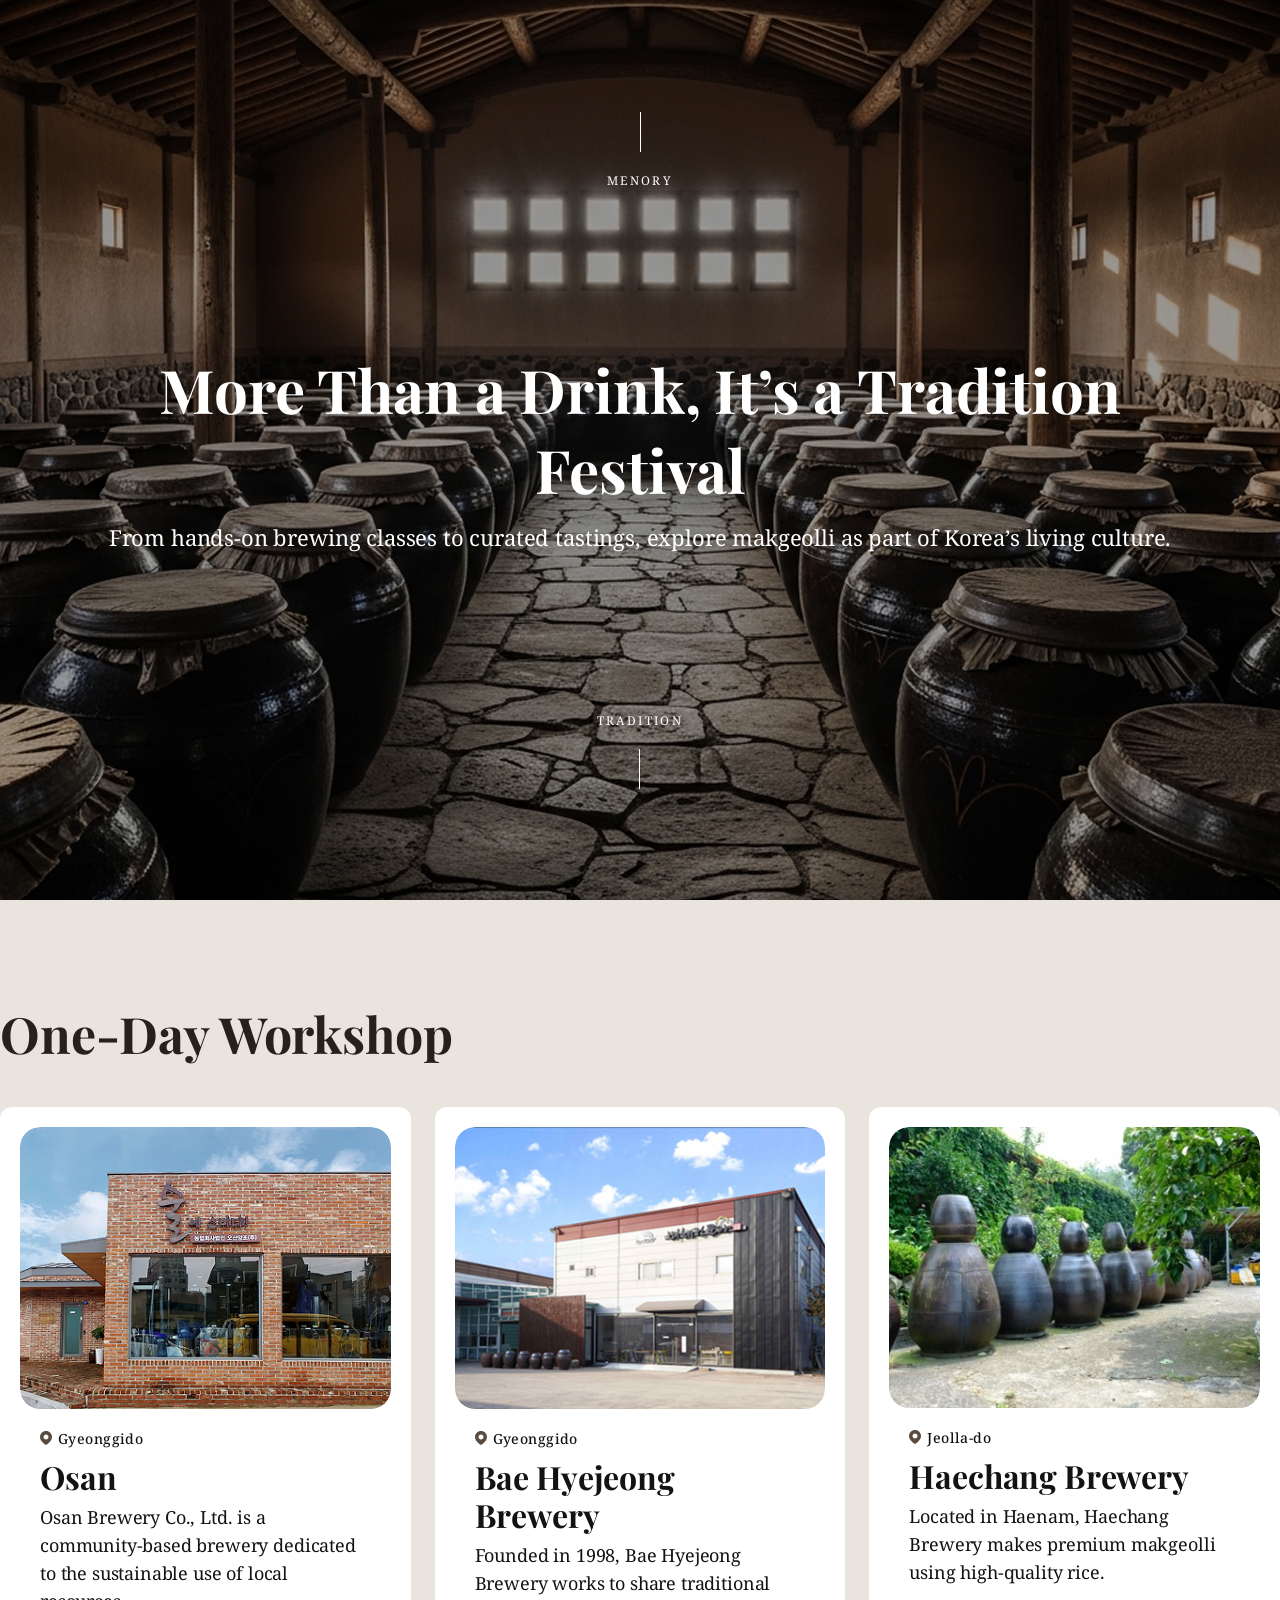
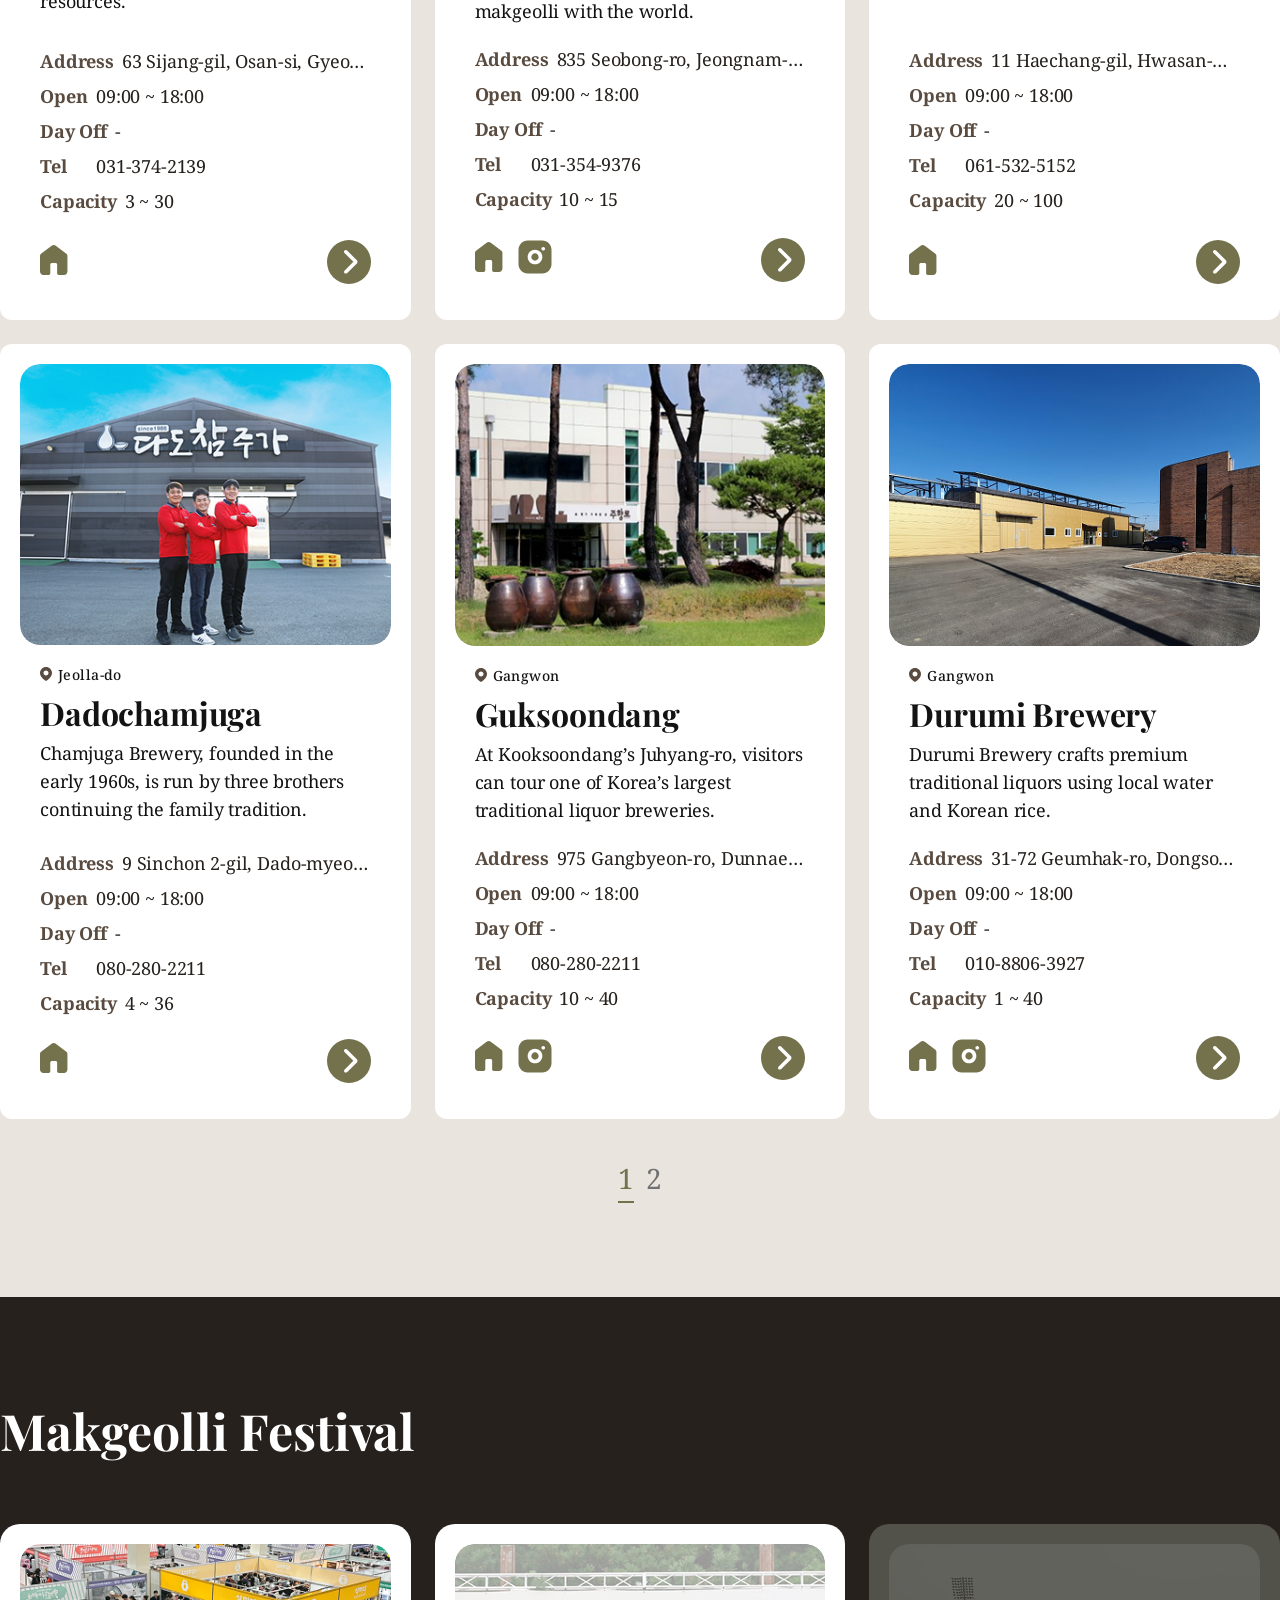
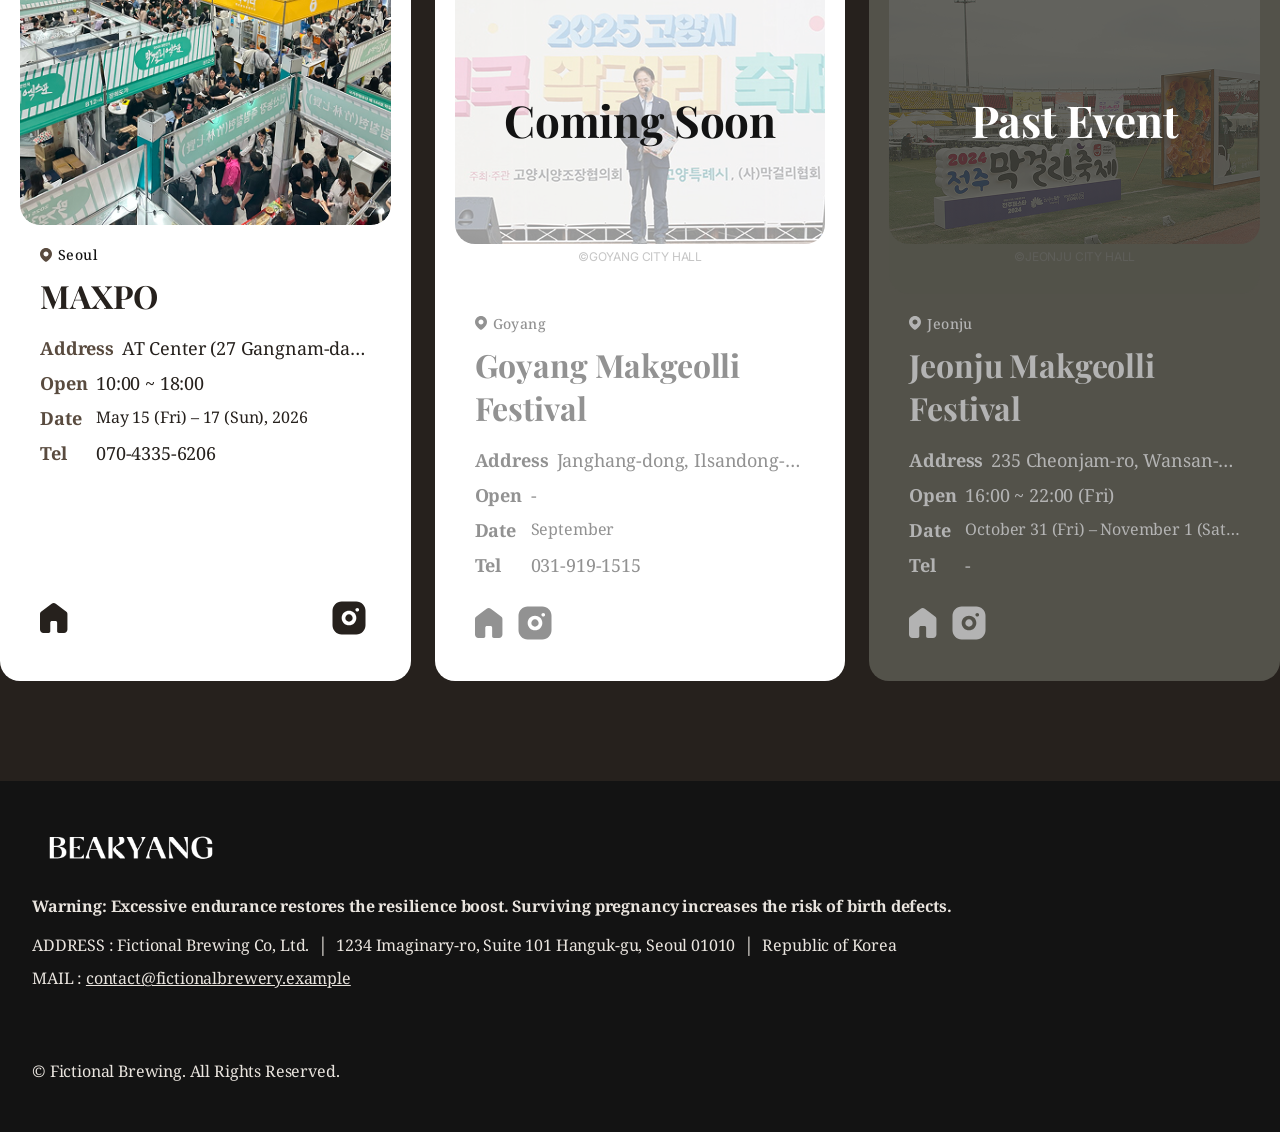
<file: experience.html>
<!DOCTYPE html>
<html lang="ko">
<head>
    <meta charset="UTF-8">
    <meta name="viewport" content="width=device-width, initial-scale=1.0">
    <title>BEAKYANG</title>
    <link rel="preconnect" href="https://fonts.googleapis.com">
    <link rel="preconnect" href="https://fonts.gstatic.com" crossorigin>
    <link
        href="https://fonts.googleapis.com/css2?family=Inter:ital,opsz,wght@0,14..32,100..900;1,14..32,100..900&family=Noto+Serif:ital,wght@0,100..900;1,100..900&family=Playfair+Display:ital,wght@0,400..900;1,400..900&display=swap"
        rel="stylesheet">
    <!-- aos -->
    <link rel="stylesheet" href="./assets/css/aos.css">
    <link rel="stylesheet" href="./assets/css/experience-style.css">
</head>
<body>
   <!-- header -->
    <header class="header">
        <!-- pc -->
        <div class="pc py-40 container d-flex">
                <h1 class="header__logo">
                    <a href="/">
                        <img src="./assets/images/LOGO_wh.png" alt="header logo">
                    </a>
                </h1>
                <nav class="header__nav">
                    <ul class="header__menu-list d-flex gap-70">
                        <li class="header__menu">
                            <a href="/">HOME</a>
                        </li>
                        <li class="header__menu">
                            <a href="./MAKGEOLLI.html">MAKGEOLLI</a>
                        </li>
                        <li class="header__menu line">
                            <a href="./GUIDE.html">GUIDE</a>
                        </li>
                        <li class="header__menu">
                            <a href="./EXPERIENCE.html">EXPERIENCE</a>
                        </li>
                    </ul>
                </nav>
    
        </div>
            <!-- ta/mo -->
            <div class="header__mo-menu">
                <div class="container py-16">
                    <div class="header__mo-logo-wrap d-flex">
                        <h1 class="header__mo-logo">
                            <a href="/">
                                <img src="./assets/images/LOGO_wh.png" alt="mo-logo">
                            </a>
                        </h1>
                        <button class="mo-menu-btn">
                            <svg width="33" height="22" viewBox="0 0 33 22" fill="none" xmlns="http://www.w3.org/2000/svg">
                                <path d="M1.83334 22C1.31389 22 0.878784 21.824 0.528006 21.472C0.177229 21.12 0.00122854 20.6849 6.32183e-06 20.1666C-0.0012159 19.6484 0.174784 19.2133 0.528006 18.8613C0.881228 18.5093 1.31634 18.3333 1.83334 18.3333H31.1667C31.6861 18.3333 32.1218 18.5093 32.4738 18.8613C32.8258 19.2133 33.0012 19.6484 33 20.1666C32.9988 20.6849 32.8228 21.1206 32.472 21.4738C32.1212 21.827 31.6861 22.0024 31.1667 22H1.83334ZM1.83334 12.8333C1.31389 12.8333 0.878784 12.6573 0.528006 12.3053C0.177229 11.9533 0.00122854 11.5182 6.32183e-06 11C-0.0012159 10.4818 0.174784 10.0467 0.528006 9.69466C0.881228 9.34266 1.31634 9.16666 1.83334 9.16666H31.1667C31.6861 9.16666 32.1218 9.34266 32.4738 9.69466C32.8258 10.0467 33.0012 10.4818 33 11C32.9988 11.5182 32.8228 11.9539 32.472 12.3072C32.1212 12.6604 31.6861 12.8358 31.1667 12.8333H1.83334ZM1.83334 3.66666C1.31389 3.66666 0.878784 3.49066 0.528006 3.13866C0.177229 2.78666 0.00122854 2.35155 6.32183e-06 1.83333C-0.0012159 1.31511 0.174784 0.879999 0.528006 0.528C0.881228 0.176 1.31634 0 1.83334 0H31.1667C31.6861 0 32.1218 0.176 32.4738 0.528C32.8258 0.879999 33.0012 1.31511 33 1.83333C32.9988 2.35155 32.8228 2.78727 32.472 3.1405C32.1212 3.49372 31.6861 3.66911 31.1667 3.66666H1.83334Z" fill="#F1F4F6"/>
                            </svg>
                        </button>
                    </div>
                    <nav class="header__mo-nav">
                        <div class="header__mo-logo-wrap d-flex py-16 container">
                            <h1 class="header__mo-logo">
                                <a href="/">
                                    <img src="./assets/images/LOGO_wh.png" alt="mo-logo">
                                </a>
                            </h1>
                            <svg class="mo-close-btn" width="20" height="20" viewBox="0 0 20 20" fill="none" xmlns="http://www.w3.org/2000/svg">
                                <path fill-rule="evenodd" clip-rule="evenodd" d="M9.85302 12.5055L16.4818 19.1343C16.8335 19.486 17.3106 19.6836 17.808 19.6836C18.3055 19.6836 18.7825 19.486 19.1343 19.1343C19.486 18.7825 19.6836 18.3055 19.6836 17.808C19.6836 17.3106 19.486 16.8335 19.1343 16.4818L12.503 9.85304L19.133 3.22429C19.3071 3.05013 19.4452 2.84338 19.5394 2.61585C19.6335 2.38832 19.682 2.14448 19.6819 1.89823C19.6819 1.65198 19.6333 1.40815 19.539 1.18067C19.4447 0.953185 19.3066 0.746502 19.1324 0.572418C18.9582 0.398334 18.7515 0.26026 18.524 0.166078C18.2964 0.0718962 18.0526 0.0234512 17.8063 0.0235092C17.5601 0.0235673 17.3163 0.0721269 17.0888 0.166416C16.8613 0.260705 16.6546 0.398878 16.4805 0.573043L9.85302 7.20179L3.22427 0.573043C3.05139 0.393882 2.84456 0.250944 2.61585 0.152571C2.38714 0.0541979 2.14113 0.00235861 1.89217 7.86297e-05C1.64321 -0.00220135 1.39629 0.0451232 1.16582 0.139291C0.935343 0.233459 0.725931 0.372585 0.5498 0.54855C0.373669 0.724515 0.234346 0.933796 0.139961 1.16418C0.0455755 1.39457 -0.00198195 1.64144 6.3271e-05 1.8904C0.00210849 2.13936 0.0537152 2.38542 0.151873 2.61423C0.25003 2.84303 0.392773 3.05 0.571771 3.22304L7.20302 9.85304L0.573021 16.483C0.394023 16.6561 0.251281 16.8631 0.153123 17.0919C0.0549657 17.3207 0.0033584 17.5667 0.00131318 17.8157C-0.000732041 18.0646 0.0468254 18.3115 0.141211 18.5419C0.235596 18.7723 0.374919 18.9816 0.55105 19.1575C0.727181 19.3335 0.936593 19.4726 1.16707 19.5668C1.39754 19.661 1.64446 19.7083 1.89342 19.706C2.14238 19.7037 2.38839 19.6519 2.6171 19.5535C2.84581 19.4551 3.05264 19.3122 3.22552 19.133L9.85302 12.5055Z" fill="white"/>
                            </svg>
                        </div>
                        <ul class="header__mo-menu-list container body-24 body-18 d-flex gap-60">
                            <li class="header__mo-menu">
                                <a href="/">HOME</a>
                            </li>
                            <li class="header__mo-menu">
                                <a href="./MAKGEOLLI.html">MAKGEOLLI</a>
                            </li>
                            <li class="header__mo-menu">
                                <a href="./GUIDE.html">GUIDE</a>
                            </li>
                            <li class="header__mo-menu">
                                <a href="./EXPERIENCE.html">EXPERIENCE</a> 
                            </li>
                        </ul>
                    </nav>
                </div>
            </div>
    </header>

    <main>
        <!-- kv -->
        <section class="userkv">
            <div class="container userkv-container">
                <div class="userkv__sub-content">
                    <div class="userkv__content">
                        <div class="sub-content-line"></div>
                        <p class="body-12 ls-20">MENORY</p>
                    </div>
                    <div class="userkv__text-wrap">
                        <h2 class="title-60">More Than a Drink, It’s a Tradition Festival</h2>
                        <p class="body-22">From hands-on brewing classes to curated tastings, explore makgeolli as part of Korea’s living culture.</p>
                    </div>
                    <div class="userkv__content">
                        <p class="body-12 ls-20">TRADITION</p>
                        <div class="sub-content-line"></div>
                    </div>
                </div>
            </div>
        </section>


        <!-- One-Day Workshop -->
        <section class="workshop sec-py100">
            <div class="container">
                <h2 class="workshop__title title-50 ta-title-50 mo-title-50 fw-bold">One-Day Workshop</h2>
                <div class="workshop__grid-group">
                <!-- tab panel 1 -->
                <div class="tab-panel is-active" id="tab-panel-1">
                <div class="workshop__grid">

                    <!-- card 1 -->
                    <article class="brewery-card">
                        <div class="brewery-card__img-wrap">
                            <img src="./assets/images/brewery_img01.png" alt="Osan Brewery" class="brewery-card__img">
                            <p class="brewery-card__source body-12 ta-body-12 mo-body-12">©OSAN BREWERY</p>
                        </div>
                        <div class="brewery-card__content">
                            <p class="brewery-card__location body-14 ta-body-14 mo-body-14 fw-medium">
                                <svg width="12" height="14" viewBox="0 0 12 14" fill="none" xmlns="http://www.w3.org/2000/svg"><path d="M6 0C4.4087 0 2.88258 0.632141 1.75736 1.75736C0.632141 2.88258 0 4.4087 0 6C0 10.5 6 14 6 14C6 14 12 10.5 12 6C12 4.4087 11.3679 2.88258 10.2426 1.75736C9.11742 0.632141 7.5913 0 6 0ZM6 8.5C5.33696 8.5 4.70107 8.23661 4.23223 7.76777C3.76339 7.29893 3.5 6.66304 3.5 6C3.5 5.33696 3.76339 4.70107 4.23223 4.23223C4.70107 3.76339 5.33696 3.5 6 3.5C6.66304 3.5 7.29893 3.76339 7.76777 4.23223C8.23661 4.70107 8.5 5.33696 8.5 6C8.5 6.66304 8.23661 7.29893 7.76777 7.76777C7.29893 8.23661 6.66304 8.5 6 8.5Z" fill="#594B3f"/></svg>
                                Gyeonggido
                            </p>
                            <div class="brewery-card__info">
                                <h3 class="brewery-card__name title-32 ta-title-32 mo-title-32 fw-bold">Osan</h3>
                                <p class="brewery-card__desc body-18 ta-body-18 mo-body-18">Osan Brewery Co., Ltd. is a community-based brewery dedicated to the sustainable use of local resources.</p>
                            </div>
                            <ul class="brewery-card__info-list body-16 ta-body-16 mo-body-16">
                                <li><span class="label body-18 ta-body-16 mo-body-16 fw-bold">Address</span><span class="body-18 ta-body-18 mo-body-18">63 Sijang-gil, Osan-si, Gyeonggi-do</span></li>
                                <li><span class="label body-18 ta-body-16 mo-body-16 fw-bold">Open</span><span class="body-18 ta-body-18 mo-body-18">09:00 ~ 18:00</span></li>
                                <li><span class="label body-18 ta-body-16 mo-body-16 fw-bold">Day Off</span><span class="body-18 ta-body-18 mo-body-18">-</span></li>
                                <li><span class="label body-18 ta-body-16 mo-body-16 fw-bold">Tel</span><span class="body-18 ta-body-18 mo-body-18">031-374-2139</span></li>
                                <li><span class="label body-18 ta-body-16 mo-body-16 fw-bold">Capacity</span><span class="body-18 ta-body-18 mo-body-18">3 ~ 30</span></li>
                            </ul>
                            <div class="brewery-card__info-btns">
                                <div class="brewery-card__info-icons">
                                    <a href="https://www.osansool.com/main/index.php">
                                    <svg width="28" height="30" viewBox="0 0 28 30" fill="none" xmlns="http://www.w3.org/2000/svg">
                                        <path d="M0 26.5714V11.1429C0 10.6 0.121714 10.0857 0.365142 9.6C0.608571 9.11428 0.944 8.71428 1.37143 8.4L11.6571 0.685714C12.2571 0.228572 12.9429 0 13.7143 0C14.4857 0 15.1714 0.228572 15.7714 0.685714L26.0571 8.4C26.4857 8.71428 26.8217 9.11428 27.0651 9.6C27.3086 10.0857 27.4297 10.6 27.4286 11.1429V26.5714C27.4286 27.5143 27.0926 28.3217 26.4206 28.9937C25.7486 29.6657 24.9417 30.0011 24 30H18.8571C18.3714 30 17.9646 29.8354 17.6366 29.5063C17.3086 29.1771 17.144 28.7703 17.1429 28.2857V19.7143C17.1429 19.2286 16.9783 18.8217 16.6491 18.4937C16.32 18.1657 15.9131 18.0011 15.4286 18H12C11.5143 18 11.1074 18.1646 10.7794 18.4937C10.4514 18.8229 10.2869 19.2297 10.2857 19.7143V28.2857C10.2857 28.7714 10.1211 29.1789 9.792 29.508C9.46286 29.8371 9.056 30.0011 8.57143 30H3.42857C2.48571 30 1.67886 29.6646 1.008 28.9937C0.337142 28.3229 0.00114286 27.5154 0 26.5714Z" fill="#74724C"/>
                                    </svg>
                                </a>
                                </div>
                                <a href="https://www.osansool.com/main/html.php?htmid=service/activity.html&myShop">
                                <svg width="44" height="44" viewBox="0 0 44 44" fill="none" xmlns="http://www.w3.org/2000/svg">
                                    <rect width="44" height="44" rx="22" fill="#74724C"/>
                                    <g clip-path="url(#clip0_1679_4505)">
                                        <path d="M17.5226 10.5223C17.1882 10.8568 17.0003 11.3104 17.0003 11.7834C17.0003 12.2564 17.1882 12.7101 17.5226 13.0446L26.3519 21.8739L17.5226 30.7032C17.2079 31.0413 17.0366 31.4882 17.0447 31.95C17.0529 32.4118 17.2398 32.8524 17.5662 33.1792C17.8926 33.506 18.333 33.6934 18.7948 33.702C19.2566 33.7106 19.7037 33.5398 20.0421 33.2255L30.1339 23.1364C30.4684 22.8019 30.6562 22.3483 30.6562 21.8753C30.6562 21.4023 30.4684 20.9487 30.1339 20.6142L20.0449 10.5223C19.7104 10.1879 19.2567 10 18.7837 10C18.3107 10 17.8571 10.1879 17.5226 10.5223Z" fill="white"/>
                                    </g>
                                    <defs>
                                        <clipPath id="clip0_1679_4505">
                                            <rect width="23.7023" height="13.6559" fill="white" transform="translate(30.6562 10) rotate(90)"/>
                                        </clipPath>
                                    </defs>
                                </svg>
                            </a>
                            </div>
                        </div>
                    </article>

                    <!-- card 2 -->
                    <article class="brewery-card">
                        <div class="brewery-card__img-wrap">
                            <img src="./assets/images/brewery_img02.png" alt="Bae Hyejeong Brewery" class="brewery-card__img">
                            <p class="brewery-card__source body-12 ta-body-12 mo-body-12">©BAE HYEJEONG BREWERY</p>
                        </div>
                        <div class="brewery-card__content">
                            <p class="brewery-card__location body-14 ta-body-14 mo-body-14 fw-medium">
                                <svg width="12" height="14" viewBox="0 0 12 14" fill="none" xmlns="http://www.w3.org/2000/svg"><path d="M6 0C4.4087 0 2.88258 0.632141 1.75736 1.75736C0.632141 2.88258 0 4.4087 0 6C0 10.5 6 14 6 14C6 14 12 10.5 12 6C12 4.4087 11.3679 2.88258 10.2426 1.75736C9.11742 0.632141 7.5913 0 6 0ZM6 8.5C5.33696 8.5 4.70107 8.23661 4.23223 7.76777C3.76339 7.29893 3.5 6.66304 3.5 6C3.5 5.33696 3.76339 4.70107 4.23223 4.23223C4.70107 3.76339 5.33696 3.5 6 3.5C6.66304 3.5 7.29893 3.76339 7.76777 4.23223C8.23661 4.70107 8.5 5.33696 8.5 6C8.5 6.66304 8.23661 7.29893 7.76777 7.76777C7.29893 8.23661 6.66304 8.5 6 8.5Z" fill="#594B3f"/></svg>
                                Gyeonggido
                            </p>
                            <div class="brewery-card__info">
                                <h3 class="brewery-card__name title-32 ta-title-32 mo-title-32 fw-bold">Bae Hyejeong Brewery</h3>
                                <p class="brewery-card__desc body-18 ta-body-18 mo-body-18">Founded in 1998, Bae Hyejeong Brewery works to share traditional makgeolli with the world.</p>
                            </div>
                            <ul class="brewery-card__info-list body-16 ta-body-16 mo-body-16">
                                <li><span class="label body-18 ta-body-16 mo-body-16 fw-bold">Address</span><span class="body-18 ta-body-18 mo-body-18">835 Seobong-ro, Jeongnam-myeon, Hwaseong-si, Gyeonggi-do</span></li>
                                <li><span class="label body-18 ta-body-16 mo-body-16 fw-bold">Open</span><span class="body-18 ta-body-18 mo-body-18">09:00 ~ 18:00</span></li>
                                <li><span class="label body-18 ta-body-16 mo-body-16 fw-bold">Day Off</span><span class="body-18 ta-body-18 mo-body-18">-</span></li>
                                <li><span class="label body-18 ta-body-16 mo-body-16 fw-bold">Tel</span><span class="body-18 ta-body-18 mo-body-18">031-354-9376</span></li>
                                <li><span class="label body-18 ta-body-16 mo-body-16 fw-bold">Capacity</span><span class="body-18 ta-body-18 mo-body-18">10 ~ 15</span></li>
                            </ul>
                            <div class="brewery-card__info-btns">
                                <div class="brewery-card__info-icons">
                                    <a href="http://www.baedoga.co.kr/index.html">
                                    <svg width="28" height="30" viewBox="0 0 28 30" fill="none" xmlns="http://www.w3.org/2000/svg">
                                        <path d="M0 26.5714V11.1429C0 10.6 0.121714 10.0857 0.365142 9.6C0.608571 9.11428 0.944 8.71428 1.37143 8.4L11.6571 0.685714C12.2571 0.228572 12.9429 0 13.7143 0C14.4857 0 15.1714 0.228572 15.7714 0.685714L26.0571 8.4C26.4857 8.71428 26.8217 9.11428 27.0651 9.6C27.3086 10.0857 27.4297 10.6 27.4286 11.1429V26.5714C27.4286 27.5143 27.0926 28.3217 26.4206 28.9937C25.7486 29.6657 24.9417 30.0011 24 30H18.8571C18.3714 30 17.9646 29.8354 17.6366 29.5063C17.3086 29.1771 17.144 28.7703 17.1429 28.2857V19.7143C17.1429 19.2286 16.9783 18.8217 16.6491 18.4937C16.32 18.1657 15.9131 18.0011 15.4286 18H12C11.5143 18 11.1074 18.1646 10.7794 18.4937C10.4514 18.8229 10.2869 19.2297 10.2857 19.7143V28.2857C10.2857 28.7714 10.1211 29.1789 9.792 29.508C9.46286 29.8371 9.056 30.0011 8.57143 30H3.42857C2.48571 30 1.67886 29.6646 1.008 28.9937C0.337142 28.3229 0.00114286 27.5154 0 26.5714Z" fill="#74724C"/>
                                    </svg>
                                    </a>
                                    <a href="https://www.instagram.com/baedoga_bg/">
                                    <svg width="44" height="44" viewBox="0 0 44 44" fill="none" xmlns="http://www.w3.org/2000/svg">
                                        <path d="M29.3333 5.5C31.7645 5.5 34.0961 6.46577 35.8151 8.18485C37.5342 9.90394 38.5 12.2355 38.5 14.6667V29.3333C38.5 31.7645 37.5342 34.0961 35.8151 35.8151C34.0961 37.5342 31.7645 38.5 29.3333 38.5H14.6667C12.2355 38.5 9.90394 37.5342 8.18485 35.8151C6.46577 34.0961 5.5 31.7645 5.5 29.3333V14.6667C5.5 12.2355 6.46577 9.90394 8.18485 8.18485C9.90394 6.46577 12.2355 5.5 14.6667 5.5H29.3333ZM22 14.6667C20.0551 14.6667 18.1898 15.4393 16.8145 16.8145C15.4393 18.1898 14.6667 20.0551 14.6667 22C14.6667 23.9449 15.4393 25.8102 16.8145 27.1854C18.1898 28.5607 20.0551 29.3333 22 29.3333C23.9449 29.3333 25.8102 28.5607 27.1854 27.1854C28.5607 25.8102 29.3333 23.9449 29.3333 22C29.3333 20.0551 28.5607 18.1898 27.1854 16.8145C25.8102 15.4393 23.9449 14.6667 22 14.6667ZM22 18.3333C22.9725 18.3333 23.9051 18.7196 24.5927 19.4073C25.2804 20.0949 25.6667 21.0275 25.6667 22C25.6667 22.9725 25.2804 23.9051 24.5927 24.5927C23.9051 25.2804 22.9725 25.6667 22 25.6667C21.0275 25.6667 20.0949 25.2804 19.4073 24.5927C18.7196 23.9051 18.3333 22.9725 18.3333 22C18.3333 21.0275 18.7196 20.0949 19.4073 19.4073C20.0949 18.7196 21.0275 18.3333 22 18.3333ZM30.25 11.9167C29.7638 11.9167 29.2975 12.1098 28.9536 12.4536C28.6098 12.7975 28.4167 13.2638 28.4167 13.75C28.4167 14.2362 28.6098 14.7025 28.9536 15.0464C29.2975 15.3902 29.7638 15.5833 30.25 15.5833C30.7362 15.5833 31.2025 15.3902 31.5464 15.0464C31.8902 14.7025 32.0833 14.2362 32.0833 13.75C32.0833 13.2638 31.8902 12.7975 31.5464 12.4536C31.2025 12.1098 30.7362 11.9167 30.25 11.9167Z" fill="#74724C"/>
                                    </svg>
                                    </a>
                                </div>
                                <a href="http://www.baedoga.co.kr/#contact">
                                <svg width="44" height="44" viewBox="0 0 44 44" fill="none" xmlns="http://www.w3.org/2000/svg">
                                    <rect width="44" height="44" rx="22" fill="#74724C"/>
                                    <g clip-path="url(#clip0_1679_4505)">
                                        <path d="M17.5226 10.5223C17.1882 10.8568 17.0003 11.3104 17.0003 11.7834C17.0003 12.2564 17.1882 12.7101 17.5226 13.0446L26.3519 21.8739L17.5226 30.7032C17.2079 31.0413 17.0366 31.4882 17.0447 31.95C17.0529 32.4118 17.2398 32.8524 17.5662 33.1792C17.8926 33.506 18.333 33.6934 18.7948 33.702C19.2566 33.7106 19.7037 33.5398 20.0421 33.2255L30.1339 23.1364C30.4684 22.8019 30.6562 22.3483 30.6562 21.8753C30.6562 21.4023 30.4684 20.9487 30.1339 20.6142L20.0449 10.5223C19.7104 10.1879 19.2567 10 18.7837 10C18.3107 10 17.8571 10.1879 17.5226 10.5223Z" fill="white"/>
                                    </g>
                                    <defs>
                                        <clipPath id="clip0_1679_4505">
                                            <rect width="23.7023" height="13.6559" fill="white" transform="translate(30.6562 10) rotate(90)"/>
                                        </clipPath>
                                    </defs>
                                </svg>
                            </a>
                            </div>
                        </div>
                    </article>

                    <!-- card 3 -->
                    <article class="brewery-card body-12">
                        <div class="brewery-card__img-wrap">
                            <img src="./assets/images/brewery_img03.png" alt="Haechang Brewery" class="brewery-card__img">
                            <p class="brewery-card__source">©HAECHANG BREWERY</p>
                        </div>
                        <div class="brewery-card__content">
                            <p class="brewery-card__location body-14 ta-body-14 mo-body-14 fw-medium">
                                <svg width="12" height="14" viewBox="0 0 12 14" fill="none" xmlns="http://www.w3.org/2000/svg"><path d="M6 0C4.4087 0 2.88258 0.632141 1.75736 1.75736C0.632141 2.88258 0 4.4087 0 6C0 10.5 6 14 6 14C6 14 12 10.5 12 6C12 4.4087 11.3679 2.88258 10.2426 1.75736C9.11742 0.632141 7.5913 0 6 0ZM6 8.5C5.33696 8.5 4.70107 8.23661 4.23223 7.76777C3.76339 7.29893 3.5 6.66304 3.5 6C3.5 5.33696 3.76339 4.70107 4.23223 4.23223C4.70107 3.76339 5.33696 3.5 6 3.5C6.66304 3.5 7.29893 3.76339 7.76777 4.23223C8.23661 4.70107 8.5 5.33696 8.5 6C8.5 6.66304 8.23661 7.29893 7.76777 7.76777C7.29893 8.23661 6.66304 8.5 6 8.5Z" fill="#594B3f"/></svg>
                                Jeolla-do
                            </p>
                            <div class="brewery-card__info body-12">
                                <h3 class="brewery-card__name title-32 ta-title-32 mo-title-32 fw-bold">Haechang Brewery</h3>
                                <p class="brewery-card__desc body-18 ta-body-18 mo-body-18">Located in Haenam, Haechang Brewery makes premium makgeolli using high-quality rice.</p>
                            </div>
                            <ul class="brewery-card__info-list body-16 ta-body-16 mo-body-16">
                                <li><span class="label body-18 ta-body-16 mo-body-16 fw-bold">Address</span><span class="body-18 ta-body-18 mo-body-18">11 Haechang-gil, Hwasan-myeon, Haenam-gun, Jeollanam-do</span></li>
                                <li><span class="label body-18 ta-body-16 mo-body-16 fw-bold">Open</span><span class="body-18 ta-body-18 mo-body-18">09:00 ~ 18:00</span></li>
                                <li><span class="label body-18 ta-body-16 mo-body-16 fw-bold">Day Off</span><span class="body-18 ta-body-18 mo-body-18">-</span></li>
                                <li><span class="label body-18 ta-body-16 mo-body-16 fw-bold">Tel</span><span class="body-18 ta-body-18 mo-body-18">061-532-5152</span></li>
                                <li><span class="label body-18 ta-body-16 mo-body-16 fw-bold">Capacity</span><span class="body-18 ta-body-18 mo-body-18">20 ~ 100</span></li>
                            </ul>
                            <div class="brewery-card__info-btns">
                                <div class="brewery-card__info-icons">
                                    <a href="https://www.xn--369ak4wpcq31g8qk.com/">
                                    <svg width="28" height="30" viewBox="0 0 28 30" fill="none" xmlns="http://www.w3.org/2000/svg">
                                        <path d="M0 26.5714V11.1429C0 10.6 0.121714 10.0857 0.365142 9.6C0.608571 9.11428 0.944 8.71428 1.37143 8.4L11.6571 0.685714C12.2571 0.228572 12.9429 0 13.7143 0C14.4857 0 15.1714 0.228572 15.7714 0.685714L26.0571 8.4C26.4857 8.71428 26.8217 9.11428 27.0651 9.6C27.3086 10.0857 27.4297 10.6 27.4286 11.1429V26.5714C27.4286 27.5143 27.0926 28.3217 26.4206 28.9937C25.7486 29.6657 24.9417 30.0011 24 30H18.8571C18.3714 30 17.9646 29.8354 17.6366 29.5063C17.3086 29.1771 17.144 28.7703 17.1429 28.2857V19.7143C17.1429 19.2286 16.9783 18.8217 16.6491 18.4937C16.32 18.1657 15.9131 18.0011 15.4286 18H12C11.5143 18 11.1074 18.1646 10.7794 18.4937C10.4514 18.8229 10.2869 19.2297 10.2857 19.7143V28.2857C10.2857 28.7714 10.1211 29.1789 9.792 29.508C9.46286 29.8371 9.056 30.0011 8.57143 30H3.42857C2.48571 30 1.67886 29.6646 1.008 28.9937C0.337142 28.3229 0.00114286 27.5154 0 26.5714Z" fill="#74724C"/>
                                    </svg>
                                    </a>
                                </div>
                                <a href="https://www.xn--369ak4wpcq31g8qk.com/">
                                <svg width="44" height="44" viewBox="0 0 44 44" fill="none" xmlns="http://www.w3.org/2000/svg">
                                    <rect width="44" height="44" rx="22" fill="#74724C"/>
                                    <g clip-path="url(#clip0_1679_4505)">
                                        <path d="M17.5226 10.5223C17.1882 10.8568 17.0003 11.3104 17.0003 11.7834C17.0003 12.2564 17.1882 12.7101 17.5226 13.0446L26.3519 21.8739L17.5226 30.7032C17.2079 31.0413 17.0366 31.4882 17.0447 31.95C17.0529 32.4118 17.2398 32.8524 17.5662 33.1792C17.8926 33.506 18.333 33.6934 18.7948 33.702C19.2566 33.7106 19.7037 33.5398 20.0421 33.2255L30.1339 23.1364C30.4684 22.8019 30.6562 22.3483 30.6562 21.8753C30.6562 21.4023 30.4684 20.9487 30.1339 20.6142L20.0449 10.5223C19.7104 10.1879 19.2567 10 18.7837 10C18.3107 10 17.8571 10.1879 17.5226 10.5223Z" fill="white"/>
                                    </g>
                                    <defs>
                                        <clipPath id="clip0_1679_4505">
                                            <rect width="23.7023" height="13.6559" fill="white" transform="translate(30.6562 10) rotate(90)"/>
                                        </clipPath>
                                    </defs>
                                </svg>
                                </a>
                            </div>
                        </div>
                    </article>

                </div>
                </div>
                <!-- tab panel 2 -->
                <div class="tab-panel is-active" id="tab-panel-2">
                <div class="workshop__grid">

                    <!-- card 4 -->
                    <article class="brewery-card">
                        <div class="brewery-card__img-wrap body-12">
                            <img src="./assets/images/brewery_img04.png" alt="Dadochamjuga" class="brewery-card__img">
                            <p class="brewery-card__source">©DADOCHAMJUGA</p>
                        </div>
                        <div class="brewery-card__content">
                            <p class="brewery-card__location body-14 ta-body-14 mo-body-14 fw-medium">
                                <svg width="12" height="14" viewBox="0 0 12 14" fill="none" xmlns="http://www.w3.org/2000/svg"><path d="M6 0C4.4087 0 2.88258 0.632141 1.75736 1.75736C0.632141 2.88258 0 4.4087 0 6C0 10.5 6 14 6 14C6 14 12 10.5 12 6C12 4.4087 11.3679 2.88258 10.2426 1.75736C9.11742 0.632141 7.5913 0 6 0ZM6 8.5C5.33696 8.5 4.70107 8.23661 4.23223 7.76777C3.76339 7.29893 3.5 6.66304 3.5 6C3.5 5.33696 3.76339 4.70107 4.23223 4.23223C4.70107 3.76339 5.33696 3.5 6 3.5C6.66304 3.5 7.29893 3.76339 7.76777 4.23223C8.23661 4.70107 8.5 5.33696 8.5 6C8.5 6.66304 8.23661 7.29893 7.76777 7.76777C7.29893 8.23661 6.66304 8.5 6 8.5Z" fill="#594B3f"/></svg>
                                Jeolla-do
                            </p>
                            <div class="brewery-card__info">
                                <h3 class="brewery-card__name title-32 ta-title-32 mo-title-32 fw-bold">Dadochamjuga</h3>
                                <p class="brewery-card__desc body-18 ta-body-18 mo-body-18">Chamjuga Brewery, founded in the early 1960s, is run by three brothers continuing the family tradition.</p>
                            </div>
                            <ul class="brewery-card__info-list body-16 ta-body-16 mo-body-16">
                                <li><span class="label body-18 ta-body-16 mo-body-16 fw-bold">Address</span><span class="body-18 ta-body-18 mo-body-18">9 Sinchon 2-gil, Dado-myeon, Naju-si, Jeollanam-do</span></li>
                                <li><span class="label body-18 ta-body-16 mo-body-16 fw-bold">Open</span><span class="body-18 ta-body-18 mo-body-18">09:00 ~ 18:00</span></li>
                                <li><span class="label body-18 ta-body-16 mo-body-16 fw-bold">Day Off</span><span class="body-18 ta-body-18 mo-body-18">-</span></li>
                                <li><span class="label body-18 ta-body-16 mo-body-16 fw-bold">Tel</span><span class="body-18 ta-body-18 mo-body-18">080-280-2211</span></li>
                                <li><span class="label body-18 ta-body-16 mo-body-16 fw-bold">Capacity</span><span class="body-18 ta-body-18 mo-body-18">4 ~ 36</span></li>
                            </ul>
                            <div class="brewery-card__info-btns">
                                <div class="brewery-card__info-icons">
                                <a href="http://chamjuga.com/">
                                    <svg width="28" height="30" viewBox="0 0 28 30" fill="none" xmlns="http://www.w3.org/2000/svg">
                                        <path d="M0 26.5714V11.1429C0 10.6 0.121714 10.0857 0.365142 9.6C0.608571 9.11428 0.944 8.71428 1.37143 8.4L11.6571 0.685714C12.2571 0.228572 12.9429 0 13.7143 0C14.4857 0 15.1714 0.228572 15.7714 0.685714L26.0571 8.4C26.4857 8.71428 26.8217 9.11428 27.0651 9.6C27.3086 10.0857 27.4297 10.6 27.4286 11.1429V26.5714C27.4286 27.5143 27.0926 28.3217 26.4206 28.9937C25.7486 29.6657 24.9417 30.0011 24 30H18.8571C18.3714 30 17.9646 29.8354 17.6366 29.5063C17.3086 29.1771 17.144 28.7703 17.1429 28.2857V19.7143C17.1429 19.2286 16.9783 18.8217 16.6491 18.4937C16.32 18.1657 15.9131 18.0011 15.4286 18H12C11.5143 18 11.1074 18.1646 10.7794 18.4937C10.4514 18.8229 10.2869 19.2297 10.2857 19.7143V28.2857C10.2857 28.7714 10.1211 29.1789 9.792 29.508C9.46286 29.8371 9.056 30.0011 8.57143 30H3.42857C2.48571 30 1.67886 29.6646 1.008 28.9937C0.337142 28.3229 0.00114286 27.5154 0 26.5714Z" fill="#74724C"/>
                                    </svg>
                                    </a>

                                </div>
                                <a href="http://chamjuga.com/%eb%b0%a9%eb%ac%b8-%eb%b0%8f-%ec%b2%b4%ed%97%98/">
                                <svg width="44" height="44" viewBox="0 0 44 44" fill="none" xmlns="http://www.w3.org/2000/svg">
                                    <rect width="44" height="44" rx="22" fill="#74724C"/>
                                    <g clip-path="url(#clip0_1679_4505)">
                                        <path d="M17.5226 10.5223C17.1882 10.8568 17.0003 11.3104 17.0003 11.7834C17.0003 12.2564 17.1882 12.7101 17.5226 13.0446L26.3519 21.8739L17.5226 30.7032C17.2079 31.0413 17.0366 31.4882 17.0447 31.95C17.0529 32.4118 17.2398 32.8524 17.5662 33.1792C17.8926 33.506 18.333 33.6934 18.7948 33.702C19.2566 33.7106 19.7037 33.5398 20.0421 33.2255L30.1339 23.1364C30.4684 22.8019 30.6562 22.3483 30.6562 21.8753C30.6562 21.4023 30.4684 20.9487 30.1339 20.6142L20.0449 10.5223C19.7104 10.1879 19.2567 10 18.7837 10C18.3107 10 17.8571 10.1879 17.5226 10.5223Z" fill="white"/>
                                    </g>
                                    <defs>
                                        <clipPath id="clip0_1679_4505">
                                            <rect width="23.7023" height="13.6559" fill="white" transform="translate(30.6562 10) rotate(90)"/>
                                        </clipPath>
                                    </defs>
                                </svg>
                                </a>
                            </div>
                        </div>
                    </article>

                    <!-- card 5 -->
                    <article class="brewery-card">
                        <div class="brewery-card__img-wrap">
                            <img src="./assets/images/brewery_img05.png" alt="Guksoondang" class="brewery-card__img">
                            <p class="brewery-card__source body-12 ta-body-12 mo-body-12">©GUKSOONDANG</p>
                        </div>
                        <div class="brewery-card__content">
                            <p class="brewery-card__location body-14 ta-body-14 mo-body-14 fw-medium">
                                <svg width="12" height="14" viewBox="0 0 12 14" fill="none" xmlns="http://www.w3.org/2000/svg"><path d="M6 0C4.4087 0 2.88258 0.632141 1.75736 1.75736C0.632141 2.88258 0 4.4087 0 6C0 10.5 6 14 6 14C6 14 12 10.5 12 6C12 4.4087 11.3679 2.88258 10.2426 1.75736C9.11742 0.632141 7.5913 0 6 0ZM6 8.5C5.33696 8.5 4.70107 8.23661 4.23223 7.76777C3.76339 7.29893 3.5 6.66304 3.5 6C3.5 5.33696 3.76339 4.70107 4.23223 4.23223C4.70107 3.76339 5.33696 3.5 6 3.5C6.66304 3.5 7.29893 3.76339 7.76777 4.23223C8.23661 4.70107 8.5 5.33696 8.5 6C8.5 6.66304 8.23661 7.29893 7.76777 7.76777C7.29893 8.23661 6.66304 8.5 6 8.5Z" fill="#594B3f"/></svg>
                                Gangwon
                            </p>
                            <div class="brewery-card__info">
                                <h3 class="brewery-card__name title-32 ta-title-32 mo-title-32 fw-bold">Guksoondang</h3>
                                <p class="brewery-card__desc body-18 ta-body-18 mo-body-18">At Kooksoondang’s Juhyang-ro, visitors can tour one of Korea’s largest traditional liquor breweries.</p>
                            </div>
                            <ul class="brewery-card__info-list body-16 ta-body-16 mo-body-16">
                                <li><span class="label body-18 ta-body-16 mo-body-16 fw-bold">Address</span><span class="body-18 ta-body-18 mo-body-18">975 Gangbyeon-ro, Dunnae-myeon, Hoengseong-gun, Gangwon Special Self-Governing Province</span></li>
                                <li><span class="label body-18 ta-body-16 mo-body-16 fw-bold">Open</span><span class="body-18 ta-body-18 mo-body-18">09:00 ~ 18:00</span></li>
                                <li><span class="label body-18 ta-body-16 mo-body-16 fw-bold">Day Off</span><span class="body-18 ta-body-18 mo-body-18">-</span></li>
                                <li><span class="label body-18 ta-body-16 mo-body-16 fw-bold">Tel</span><span class="body-18 ta-body-18 mo-body-18">080-280-2211</span></li>
                                <li><span class="label body-18 ta-body-16 mo-body-16 fw-bold">Capacity</span><span class="body-18 ta-body-18 mo-body-18">10 ~ 40</span></li>
                            </ul>
                            <div class="brewery-card__info-btns">
                                <div class="brewery-card__info-icons">
                                    <a href="http://drink.ksdb.co.kr/">
                                    <svg width="28" height="30" viewBox="0 0 28 30" fill="none" xmlns="http://www.w3.org/2000/svg">
                                        <path d="M0 26.5714V11.1429C0 10.6 0.121714 10.0857 0.365142 9.6C0.608571 9.11428 0.944 8.71428 1.37143 8.4L11.6571 0.685714C12.2571 0.228572 12.9429 0 13.7143 0C14.4857 0 15.1714 0.228572 15.7714 0.685714L26.0571 8.4C26.4857 8.71428 26.8217 9.11428 27.0651 9.6C27.3086 10.0857 27.4297 10.6 27.4286 11.1429V26.5714C27.4286 27.5143 27.0926 28.3217 26.4206 28.9937C25.7486 29.6657 24.9417 30.0011 24 30H18.8571C18.3714 30 17.9646 29.8354 17.6366 29.5063C17.3086 29.1771 17.144 28.7703 17.1429 28.2857V19.7143C17.1429 19.2286 16.9783 18.8217 16.6491 18.4937C16.32 18.1657 15.9131 18.0011 15.4286 18H12C11.5143 18 11.1074 18.1646 10.7794 18.4937C10.4514 18.8229 10.2869 19.2297 10.2857 19.7143V28.2857C10.2857 28.7714 10.1211 29.1789 9.792 29.508C9.46286 29.8371 9.056 30.0011 8.57143 30H3.42857C2.48571 30 1.67886 29.6646 1.008 28.9937C0.337142 28.3229 0.00114286 27.5154 0 26.5714Z" fill="#74724C"/>
                                    </svg>
                                    </a>
                                    <a href="https://www.instagram.com/kooksoondang/">
                                    <svg width="44" height="44" viewBox="0 0 44 44" fill="none" xmlns="http://www.w3.org/2000/svg">
                                        <path d="M29.3333 5.5C31.7645 5.5 34.0961 6.46577 35.8151 8.18485C37.5342 9.90394 38.5 12.2355 38.5 14.6667V29.3333C38.5 31.7645 37.5342 34.0961 35.8151 35.8151C34.0961 37.5342 31.7645 38.5 29.3333 38.5H14.6667C12.2355 38.5 9.90394 37.5342 8.18485 35.8151C6.46577 34.0961 5.5 31.7645 5.5 29.3333V14.6667C5.5 12.2355 6.46577 9.90394 8.18485 8.18485C9.90394 6.46577 12.2355 5.5 14.6667 5.5H29.3333ZM22 14.6667C20.0551 14.6667 18.1898 15.4393 16.8145 16.8145C15.4393 18.1898 14.6667 20.0551 14.6667 22C14.6667 23.9449 15.4393 25.8102 16.8145 27.1854C18.1898 28.5607 20.0551 29.3333 22 29.3333C23.9449 29.3333 25.8102 28.5607 27.1854 27.1854C28.5607 25.8102 29.3333 23.9449 29.3333 22C29.3333 20.0551 28.5607 18.1898 27.1854 16.8145C25.8102 15.4393 23.9449 14.6667 22 14.6667ZM22 18.3333C22.9725 18.3333 23.9051 18.7196 24.5927 19.4073C25.2804 20.0949 25.6667 21.0275 25.6667 22C25.6667 22.9725 25.2804 23.9051 24.5927 24.5927C23.9051 25.2804 22.9725 25.6667 22 25.6667C21.0275 25.6667 20.0949 25.2804 19.4073 24.5927C18.7196 23.9051 18.3333 22.9725 18.3333 22C18.3333 21.0275 18.7196 20.0949 19.4073 19.4073C20.0949 18.7196 21.0275 18.3333 22 18.3333ZM30.25 11.9167C29.7638 11.9167 29.2975 12.1098 28.9536 12.4536C28.6098 12.7975 28.4167 13.2638 28.4167 13.75C28.4167 14.2362 28.6098 14.7025 28.9536 15.0464C29.2975 15.3902 29.7638 15.5833 30.25 15.5833C30.7362 15.5833 31.2025 15.3902 31.5464 15.0464C31.8902 14.7025 32.0833 14.2362 32.0833 13.75C32.0833 13.2638 31.8902 12.7975 31.5464 12.4536C31.2025 12.1098 30.7362 11.9167 30.25 11.9167Z" fill="#74724C"/>
                                    </svg>
                                    </a>
                                </div>
                                <a href="http://drink.ksdb.co.kr/drink/about_guide_de.asp">
                                <svg width="44" height="44" viewBox="0 0 44 44" fill="none" xmlns="http://www.w3.org/2000/svg">
                                    <rect width="44" height="44" rx="22" fill="#74724C"/>
                                    <g clip-path="url(#clip0_1679_4505)">
                                        <path d="M17.5226 10.5223C17.1882 10.8568 17.0003 11.3104 17.0003 11.7834C17.0003 12.2564 17.1882 12.7101 17.5226 13.0446L26.3519 21.8739L17.5226 30.7032C17.2079 31.0413 17.0366 31.4882 17.0447 31.95C17.0529 32.4118 17.2398 32.8524 17.5662 33.1792C17.8926 33.506 18.333 33.6934 18.7948 33.702C19.2566 33.7106 19.7037 33.5398 20.0421 33.2255L30.1339 23.1364C30.4684 22.8019 30.6562 22.3483 30.6562 21.8753C30.6562 21.4023 30.4684 20.9487 30.1339 20.6142L20.0449 10.5223C19.7104 10.1879 19.2567 10 18.7837 10C18.3107 10 17.8571 10.1879 17.5226 10.5223Z" fill="white"/>
                                    </g>
                                    <defs>
                                        <clipPath id="clip0_1679_4505">
                                            <rect width="23.7023" height="13.6559" fill="white" transform="translate(30.6562 10) rotate(90)"/>
                                        </clipPath>
                                    </defs>
                                </svg>
                            </a>
                            </div>
                        </div>
                    </article>

                    <!-- card 6 -->
                    <article class="brewery-card">
                        <div class="brewery-card__img-wrap">
                            <img src="./assets/images/brewery_img06.png" alt="Durumi Brewery" class="brewery-card__img">
                            <p class="brewery-card__source body-12 ta-body-12 mo-body-12">©DURUMI BREWERY</p>
                        </div>
                        <div class="brewery-card__content">
                            <p class="brewery-card__location body-14 ta-body-14 mo-body-14 fw-medium">
                                <svg width="12" height="14" viewBox="0 0 12 14" fill="none" xmlns="http://www.w3.org/2000/svg"><path d="M6 0C4.4087 0 2.88258 0.632141 1.75736 1.75736C0.632141 2.88258 0 4.4087 0 6C0 10.5 6 14 6 14C6 14 12 10.5 12 6C12 4.4087 11.3679 2.88258 10.2426 1.75736C9.11742 0.632141 7.5913 0 6 0ZM6 8.5C5.33696 8.5 4.70107 8.23661 4.23223 7.76777C3.76339 7.29893 3.5 6.66304 3.5 6C3.5 5.33696 3.76339 4.70107 4.23223 4.23223C4.70107 3.76339 5.33696 3.5 6 3.5C6.66304 3.5 7.29893 3.76339 7.76777 4.23223C8.23661 4.70107 8.5 5.33696 8.5 6C8.5 6.66304 8.23661 7.29893 7.76777 7.76777C7.29893 8.23661 6.66304 8.5 6 8.5Z" fill="#594B3f"/></svg>
                                Gangwon
                            </p>
                            <div class="brewery-card__info">
                                <h3 class="brewery-card__name title-32 ta-title-32 mo-title-32 fw-bold">Durumi Brewery</h3>
                                <p class="brewery-card__desc body-18 ta-body-18 mo-body-18">Durumi Brewery crafts premium traditional liquors using local water and Korean rice.</p>
                            </div>
                            <ul class="brewery-card__info-list body-16 ta-body-16 mo-body-16">
                                <li><span class="label body-18 ta-body-16 mo-body-16 fw-bold">Address</span><span class="body-18 ta-body-18 mo-body-18">31-72 Geumhak-ro, Dongsong-eup, Cheorwon-gun, Gangwon Special Self-Governing Province</span></li>
                                <li><span class="label body-18 ta-body-16 mo-body-16 fw-bold">Open</span><span class="body-18 ta-body-18 mo-body-18">09:00 ~ 18:00</span></li>
                                <li><span class="label body-18 ta-body-16 mo-body-16 fw-bold">Day Off</span><span class="body-18 ta-body-18 mo-body-18">-</span></li>
                                <li><span class="label body-18 ta-body-16 mo-body-16 fw-bold">Tel</span><span class="body-18 ta-body-18 mo-body-18">010-8806-3927</span></li>
                                <li><span class="label body-18 ta-body-16 mo-body-16 fw-bold">Capacity</span><span class="body-18 ta-body-18 mo-body-18">1 ~ 40</span></li>
                            </ul>
                            <div class="brewery-card__info-btns">
                                <div class="brewery-card__info-icons">
                                    <a href="https://xn--hu1b40gh1c27n9rc18a.kr/">
                                    <svg width="28" height="30" viewBox="0 0 28 30" fill="none" xmlns="http://www.w3.org/2000/svg">
                                        <path d="M0 26.5714V11.1429C0 10.6 0.121714 10.0857 0.365142 9.6C0.608571 9.11428 0.944 8.71428 1.37143 8.4L11.6571 0.685714C12.2571 0.228572 12.9429 0 13.7143 0C14.4857 0 15.1714 0.228572 15.7714 0.685714L26.0571 8.4C26.4857 8.71428 26.8217 9.11428 27.0651 9.6C27.3086 10.0857 27.4297 10.6 27.4286 11.1429V26.5714C27.4286 27.5143 27.0926 28.3217 26.4206 28.9937C25.7486 29.6657 24.9417 30.0011 24 30H18.8571C18.3714 30 17.9646 29.8354 17.6366 29.5063C17.3086 29.1771 17.144 28.7703 17.1429 28.2857V19.7143C17.1429 19.2286 16.9783 18.8217 16.6491 18.4937C16.32 18.1657 15.9131 18.0011 15.4286 18H12C11.5143 18 11.1074 18.1646 10.7794 18.4937C10.4514 18.8229 10.2869 19.2297 10.2857 19.7143V28.2857C10.2857 28.7714 10.1211 29.1789 9.792 29.508C9.46286 29.8371 9.056 30.0011 8.57143 30H3.42857C2.48571 30 1.67886 29.6646 1.008 28.9937C0.337142 28.3229 0.00114286 27.5154 0 26.5714Z" fill="#74724C"/>
                                    </svg>
                                    </a>
                                    <a href="https://www.instagram.com/doorumi_brew/">
                                    <svg width="44" height="44" viewBox="0 0 44 44" fill="none" xmlns="http://www.w3.org/2000/svg">
                                        <path d="M29.3333 5.5C31.7645 5.5 34.0961 6.46577 35.8151 8.18485C37.5342 9.90394 38.5 12.2355 38.5 14.6667V29.3333C38.5 31.7645 37.5342 34.0961 35.8151 35.8151C34.0961 37.5342 31.7645 38.5 29.3333 38.5H14.6667C12.2355 38.5 9.90394 37.5342 8.18485 35.8151C6.46577 34.0961 5.5 31.7645 5.5 29.3333V14.6667C5.5 12.2355 6.46577 9.90394 8.18485 8.18485C9.90394 6.46577 12.2355 5.5 14.6667 5.5H29.3333ZM22 14.6667C20.0551 14.6667 18.1898 15.4393 16.8145 16.8145C15.4393 18.1898 14.6667 20.0551 14.6667 22C14.6667 23.9449 15.4393 25.8102 16.8145 27.1854C18.1898 28.5607 20.0551 29.3333 22 29.3333C23.9449 29.3333 25.8102 28.5607 27.1854 27.1854C28.5607 25.8102 29.3333 23.9449 29.3333 22C29.3333 20.0551 28.5607 18.1898 27.1854 16.8145C25.8102 15.4393 23.9449 14.6667 22 14.6667ZM22 18.3333C22.9725 18.3333 23.9051 18.7196 24.5927 19.4073C25.2804 20.0949 25.6667 21.0275 25.6667 22C25.6667 22.9725 25.2804 23.9051 24.5927 24.5927C23.9051 25.2804 22.9725 25.6667 22 25.6667C21.0275 25.6667 20.0949 25.2804 19.4073 24.5927C18.7196 23.9051 18.3333 22.9725 18.3333 22C18.3333 21.0275 18.7196 20.0949 19.4073 19.4073C20.0949 18.7196 21.0275 18.3333 22 18.3333ZM30.25 11.9167C29.7638 11.9167 29.2975 12.1098 28.9536 12.4536C28.6098 12.7975 28.4167 13.2638 28.4167 13.75C28.4167 14.2362 28.6098 14.7025 28.9536 15.0464C29.2975 15.3902 29.7638 15.5833 30.25 15.5833C30.7362 15.5833 31.2025 15.3902 31.5464 15.0464C31.8902 14.7025 32.0833 14.2362 32.0833 13.75C32.0833 13.2638 31.8902 12.7975 31.5464 12.4536C31.2025 12.1098 30.7362 11.9167 30.25 11.9167Z" fill="#74724C"/>
                                    </svg>
                                    </a>
                                </div>
                                <a href="https://xn--hu1b40gh1c27n9rc18a.kr/">
                                <svg width="44" height="44" viewBox="0 0 44 44" fill="none" xmlns="http://www.w3.org/2000/svg">
                                    <rect width="44" height="44" rx="22" fill="#74724C"/>
                                    <g clip-path="url(#clip0_1679_4505)">
                                        <path d="M17.5226 10.5223C17.1882 10.8568 17.0003 11.3104 17.0003 11.7834C17.0003 12.2564 17.1882 12.7101 17.5226 13.0446L26.3519 21.8739L17.5226 30.7032C17.2079 31.0413 17.0366 31.4882 17.0447 31.95C17.0529 32.4118 17.2398 32.8524 17.5662 33.1792C17.8926 33.506 18.333 33.6934 18.7948 33.702C19.2566 33.7106 19.7037 33.5398 20.0421 33.2255L30.1339 23.1364C30.4684 22.8019 30.6562 22.3483 30.6562 21.8753C30.6562 21.4023 30.4684 20.9487 30.1339 20.6142L20.0449 10.5223C19.7104 10.1879 19.2567 10 18.7837 10C18.3107 10 17.8571 10.1879 17.5226 10.5223Z" fill="white"/>
                                    </g>
                                    <defs>
                                        <clipPath id="clip0_1679_4505">
                                            <rect width="23.7023" height="13.6559" fill="white" transform="translate(30.6562 10) rotate(90)"/>
                                        </clipPath>
                                    </defs>
                                </svg>
                                </a>
                            </div>
                        </div>
                    </article>

                </div>
                </div>
                </div><!-- /.workshop__grid-group -->
                <div class="workshop__grid-group">
                <!-- tab panel 3 -->
                <div class="tab-panel" id="tab-panel-3">
                <div class="workshop__grid">

                    <!-- card 7 -->
                    <article class="brewery-card">
                        <div class="brewery-card__img-wrap">
                            <img src="./assets/images/brewery_img07.png" alt="Baesangmyeon Brewery" class="brewery-card__img">
                            <p class="brewery-card__source body-12 ta-body-12 mo-body-12">©IOWN BREWERY</p>
                        </div>
                        <div class="brewery-card__content">
                            <p class="brewery-card__location body-14 ta-body-14 mo-body-14 fw-medium">
                                <svg width="12" height="14" viewBox="0 0 12 14" fill="none" xmlns="http://www.w3.org/2000/svg"><path d="M6 0C4.4087 0 2.88258 0.632141 1.75736 1.75736C0.632141 2.88258 0 4.4087 0 6C0 10.5 6 14 6 14C6 14 12 10.5 12 6C12 4.4087 11.3679 2.88258 10.2426 1.75736C9.11742 0.632141 7.5913 0 6 0ZM6 8.5C5.33696 8.5 4.70107 8.23661 4.23223 7.76777C3.76339 7.29893 3.5 6.66304 3.5 6C3.5 5.33696 3.76339 4.70107 4.23223 4.23223C4.70107 3.76339 5.33696 3.5 6 3.5C6.66304 3.5 7.29893 3.76339 7.76777 4.23223C8.23661 4.70107 8.5 5.33696 8.5 6C8.5 6.66304 8.23661 7.29893 7.76777 7.76777C7.29893 8.23661 6.66304 8.5 6 8.5Z" fill="#594B3f"/></svg>
                                Chungcheongdo
                            </p>
                            <div class="brewery-card__info">
                                <h3 class="brewery-card__name title-32 ta-title-32 mo-title-32 fw-bold">Iown Brewery</h3>
                                <p class="brewery-card__desc body-18 ta-body-18 mo-body-18">Iwon Brewery, located in Okcheon, is famous for Iwon Makgeolli.</p>
                            </div>
                            <ul class="brewery-card__info-list body-16 ta-body-16 mo-body-16">
                                <li><span class="label body-18 ta-body-16 mo-body-16 fw-bold">Address</span><span class="body-18 ta-body-18 mo-body-18">Jungwondang, 626 Tangeum-daero, Jungangtap-myeon, Chungju-si, Chungbuk</span></li>
                                <li><span class="label body-18 ta-body-16 mo-body-16 fw-bold">Open</span><span class="body-18 ta-body-18 mo-body-18">09:00 ~ 18:00</span></li>
                                <li><span class="label body-18 ta-body-16 mo-body-16 fw-bold">Day Off</span><span class="body-18 ta-body-18 mo-body-18">Flexible (Prior inquiry required)</span></li>
                                <li><span class="label body-18 ta-body-16 mo-body-16 fw-bold">Tel</span><span class="body-18 ta-body-18 mo-body-18">043-842-5005</span></li>
                                <li><span class="label body-18 ta-body-16 mo-body-16 fw-bold">Capacity</span><span class="body-18 ta-body-18 mo-body-18">5 ~ 30</span></li>
                            </ul>
                            <div class="brewery-card__info-btns">
                                <div class="brewery-card__info-icons">
                                <a href="http://www.iwonwine.com/new/index.php">
                                    <svg width="28" height="30" viewBox="0 0 28 30" fill="none" xmlns="http://www.w3.org/2000/svg">
                                        <path d="M0 26.5714V11.1429C0 10.6 0.121714 10.0857 0.365142 9.6C0.608571 9.11428 0.944 8.71428 1.37143 8.4L11.6571 0.685714C12.2571 0.228572 12.9429 0 13.7143 0C14.4857 0 15.1714 0.228572 15.7714 0.685714L26.0571 8.4C26.4857 8.71428 26.8217 9.11428 27.0651 9.6C27.3086 10.0857 27.4297 10.6 27.4286 11.1429V26.5714C27.4286 27.5143 27.0926 28.3217 26.4206 28.9937C25.7486 29.6657 24.9417 30.0011 24 30H18.8571C18.3714 30 17.9646 29.8354 17.6366 29.5063C17.3086 29.1771 17.144 28.7703 17.1429 28.2857V19.7143C17.1429 19.2286 16.9783 18.8217 16.6491 18.4937C16.32 18.1657 15.9131 18.0011 15.4286 18H12C11.5143 18 11.1074 18.1646 10.7794 18.4937C10.4514 18.8229 10.2869 19.2297 10.2857 19.7143V28.2857C10.2857 28.7714 10.1211 29.1789 9.792 29.508C9.46286 29.8371 9.056 30.0011 8.57143 30H3.42857C2.48571 30 1.67886 29.6646 1.008 28.9937C0.337142 28.3229 0.00114286 27.5154 0 26.5714Z" fill="#74724C"/>
                                    </svg>
                                </a>
                                </div>
                                <a href="http://www.iwonwine.com/new/activity_2.php">
                                <svg width="44" height="44" viewBox="0 0 44 44" fill="none" xmlns="http://www.w3.org/2000/svg">
                                    <rect width="44" height="44" rx="22" fill="#74724C"/>
                                    <g clip-path="url(#clip0_tab2_7)">
                                        <path d="M17.5226 10.5223C17.1882 10.8568 17.0003 11.3104 17.0003 11.7834C17.0003 12.2564 17.1882 12.7101 17.5226 13.0446L26.3519 21.8739L17.5226 30.7032C17.2079 31.0413 17.0366 31.4882 17.0447 31.95C17.0529 32.4118 17.2398 32.8524 17.5662 33.1792C17.8926 33.506 18.333 33.6934 18.7948 33.702C19.2566 33.7106 19.7037 33.5398 20.0421 33.2255L30.1339 23.1364C30.4684 22.8019 30.6562 22.3483 30.6562 21.8753C30.6562 21.4023 30.4684 20.9487 30.1339 20.6142L20.0449 10.5223C19.7104 10.1879 19.2567 10 18.7837 10C18.3107 10 17.8571 10.1879 17.5226 10.5223Z" fill="white"/>
                                    </g>
                                    <defs>
                                        <clipPath id="clip0_tab2_7">
                                            <rect width="23.7023" height="13.6559" fill="white" transform="translate(30.6562 10) rotate(90)"/>
                                        </clipPath>
                                    </defs>
                                </svg>
                                </a>
                            </div>
                        </div>
                    </article>

                    <!-- card 8 -->
                    <article class="brewery-card">
                        <div class="brewery-card__img-wrap">
                            <img src="./assets/images/brewery_img08.png" alt="Bohae Brewery" class="brewery-card__img">
                            <p class="brewery-card__source body-12 ta-body-12 mo-body-12">©HWAYANG</p>
                        </div>
                        <div class="brewery-card__content">
                            <p class="brewery-card__location body-14 ta-body-14 mo-body-14 fw-medium">
                                <svg width="12" height="14" viewBox="0 0 12 14" fill="none" xmlns="http://www.w3.org/2000/svg"><path d="M6 0C4.4087 0 2.88258 0.632141 1.75736 1.75736C0.632141 2.88258 0 4.4087 0 6C0 10.5 6 14 6 14C6 14 12 10.5 12 6C12 4.4087 11.3679 2.88258 10.2426 1.75736C9.11742 0.632141 7.5913 0 6 0ZM6 8.5C5.33696 8.5 4.70107 8.23661 4.23223 7.76777C3.76339 7.29893 3.5 6.66304 3.5 6C3.5 5.33696 3.76339 4.70107 4.23223 4.23223C4.70107 3.76339 5.33696 3.5 6 3.5C6.66304 3.5 7.29893 3.76339 7.76777 4.23223C8.23661 4.70107 8.5 5.33696 8.5 6C8.5 6.66304 8.23661 7.29893 7.76777 7.76777C7.29893 8.23661 6.66304 8.5 6 8.5Z" fill="#594B3f"/></svg>
                                Chungcheongdo
                            </p>
                            <div class="brewery-card__info">
                                <h3 class="brewery-card__name title-32 ta-title-32 mo-title-32 fw-bold">Hwayang</h3>
                                <p class="brewery-card__desc body-18 ta-body-18 mo-body-18">Hwayang Brewery produces premium traditional liquors using local ingredients and time-honored methods.</p>
                            </div>
                            <ul class="brewery-card__info-list body-16 ta-body-16 mo-body-16">
                                <li><span class="label body-18 ta-body-16 mo-body-16 fw-bold">Address</span><span class="body-18 ta-body-18 mo-body-18">8-2, Pungjeong 1-gil, Naesu-eup, Cheongwon-gu, Cheongju-si, Chungbuk</span></li>
                                <li><span class="label body-18 ta-body-16 mo-body-16 fw-bold">Open</span><span class="body-18 ta-body-18 mo-body-18">09:00 ~ 18:00</span></li>
                                <li><span class="label body-18 ta-body-16 mo-body-16 fw-bold">Day Off</span><span class="body-18 ta-body-18 mo-body-18">Flexible (Prior inquiry required)</span></li>
                                <li><span class="label body-18 ta-body-16 mo-body-16 fw-bold">Tel</span><span class="body-18 ta-body-18 mo-body-18">043-214-9424</span></li>
                                <li><span class="label body-18 ta-body-16 mo-body-16 fw-bold">Capacity</span><span class="body-18 ta-body-18 mo-body-18">8 ~ 20</span></li>
                            </ul>
                            <div class="brewery-card__info-btns">
                                <div class="brewery-card__info-icons">
                                <a href="https://www.hwayang.co/">
                                    <svg width="28" height="30" viewBox="0 0 28 30" fill="none" xmlns="http://www.w3.org/2000/svg">
                                        <path d="M0 26.5714V11.1429C0 10.6 0.121714 10.0857 0.365142 9.6C0.608571 9.11428 0.944 8.71428 1.37143 8.4L11.6571 0.685714C12.2571 0.228572 12.9429 0 13.7143 0C14.4857 0 15.1714 0.228572 15.7714 0.685714L26.0571 8.4C26.4857 8.71428 26.8217 9.11428 27.0651 9.6C27.3086 10.0857 27.4297 10.6 27.4286 11.1429V26.5714C27.4286 27.5143 27.0926 28.3217 26.4206 28.9937C25.7486 29.6657 24.9417 30.0011 24 30H18.8571C18.3714 30 17.9646 29.8354 17.6366 29.5063C17.3086 29.1771 17.144 28.7703 17.1429 28.2857V19.7143C17.1429 19.2286 16.9783 18.8217 16.6491 18.4937C16.32 18.1657 15.9131 18.0011 15.4286 18H12C11.5143 18 11.1074 18.1646 10.7794 18.4937C10.4514 18.8229 10.2869 19.2297 10.2857 19.7143V28.2857C10.2857 28.7714 10.1211 29.1789 9.792 29.508C9.46286 29.8371 9.056 30.0011 8.57143 30H3.42857C2.48571 30 1.67886 29.6646 1.008 28.9937C0.337142 28.3229 0.00114286 27.5154 0 26.5714Z" fill="#74724C"/>
                                    </svg>
                                </a>
                                <a href="https://www.instagram.com/pungjeongsagye/">
                                    <svg width="44" height="44" viewBox="0 0 44 44" fill="none" xmlns="http://www.w3.org/2000/svg">
                                        <path d="M29.3333 5.5C31.7645 5.5 34.0961 6.46577 35.8151 8.18485C37.5342 9.90394 38.5 12.2355 38.5 14.6667V29.3333C38.5 31.7645 37.5342 34.0961 35.8151 35.8151C34.0961 37.5342 31.7645 38.5 29.3333 38.5H14.6667C12.2355 38.5 9.90394 37.5342 8.18485 35.8151C6.46577 34.0961 5.5 31.7645 5.5 29.3333V14.6667C5.5 12.2355 6.46577 9.90394 8.18485 8.18485C9.90394 6.46577 12.2355 5.5 14.6667 5.5H29.3333ZM22 14.6667C20.0551 14.6667 18.1898 15.4393 16.8145 16.8145C15.4393 18.1898 14.6667 20.0551 14.6667 22C14.6667 23.9449 15.4393 25.8102 16.8145 27.1854C18.1898 28.5607 20.0551 29.3333 22 29.3333C23.9449 29.3333 25.8102 28.5607 27.1854 27.1854C28.5607 25.8102 29.3333 23.9449 29.3333 22C29.3333 20.0551 28.5607 18.1898 27.1854 16.8145C25.8102 15.4393 23.9449 14.6667 22 14.6667ZM22 18.3333C22.9725 18.3333 23.9051 18.7196 24.5927 19.4073C25.2804 20.0949 25.6667 21.0275 25.6667 22C25.6667 22.9725 25.2804 23.9051 24.5927 24.5927C23.9051 25.2804 22.9725 25.6667 22 25.6667C21.0275 25.6667 20.0949 25.2804 19.4073 24.5927C18.7196 23.9051 18.3333 22.9725 18.3333 22C18.3333 21.0275 18.7196 20.0949 19.4073 19.4073C20.0949 18.7196 21.0275 18.3333 22 18.3333ZM30.25 11.9167C29.7638 11.9167 29.2975 12.1098 28.9536 12.4536C28.6098 12.7975 28.4167 13.2638 28.4167 13.75C28.4167 14.2362 28.6098 14.7025 28.9536 15.0464C29.2975 15.3902 29.7638 15.5833 30.25 15.5833C30.7362 15.5833 31.2025 15.3902 31.5464 15.0464C31.8902 14.7025 32.0833 14.2362 32.0833 13.75C32.0833 13.2638 31.8902 12.7975 31.5464 12.4536C31.2025 12.1098 30.7362 11.9167 30.25 11.9167Z" fill="#74724C"/>
                                    </svg>
                                </a>
                                </div>
                                <a href="https://www.hwayang.co/">
                                <svg width="44" height="44" viewBox="0 0 44 44" fill="none" xmlns="http://www.w3.org/2000/svg">
                                    <rect width="44" height="44" rx="22" fill="#74724C"/>
                                    <g clip-path="url(#clip0_tab2_8)">
                                        <path d="M17.5226 10.5223C17.1882 10.8568 17.0003 11.3104 17.0003 11.7834C17.0003 12.2564 17.1882 12.7101 17.5226 13.0446L26.3519 21.8739L17.5226 30.7032C17.2079 31.0413 17.0366 31.4882 17.0447 31.95C17.0529 32.4118 17.2398 32.8524 17.5662 33.1792C17.8926 33.506 18.333 33.6934 18.7948 33.702C19.2566 33.7106 19.7037 33.5398 20.0421 33.2255L30.1339 23.1364C30.4684 22.8019 30.6562 22.3483 30.6562 21.8753C30.6562 21.4023 30.4684 20.9487 30.1339 20.6142L20.0449 10.5223C19.7104 10.1879 19.2567 10 18.7837 10C18.3107 10 17.8571 10.1879 17.5226 10.5223Z" fill="white"/>
                                    </g>
                                    <defs>
                                        <clipPath id="clip0_tab2_8">
                                            <rect width="23.7023" height="13.6559" fill="white" transform="translate(30.6562 10) rotate(90)"/>
                                        </clipPath>
                                    </defs>
                                </svg>
                                </a>
                            </div>
                        </div>
                    </article>

                    <!-- card 9 -->
                    <article class="brewery-card">
                        <div class="brewery-card__img-wrap">
                            <img src="./assets/images/brewery_img09.png" alt="Songak Brewery" class="brewery-card__img">
                            <p class="brewery-card__source body-12 ta-body-12 mo-body-12">©YANGCHON BREWERY</p>
                        </div>
                        <div class="brewery-card__content">
                            <p class="brewery-card__location body-14 ta-body-14 mo-body-14 fw-medium">
                                <svg width="12" height="14" viewBox="0 0 12 14" fill="none" xmlns="http://www.w3.org/2000/svg"><path d="M6 0C4.4087 0 2.88258 0.632141 1.75736 1.75736C0.632141 2.88258 0 4.4087 0 6C0 10.5 6 14 6 14C6 14 12 10.5 12 6C12 4.4087 11.3679 2.88258 10.2426 1.75736C9.11742 0.632141 7.5913 0 6 0ZM6 8.5C5.33696 8.5 4.70107 8.23661 4.23223 7.76777C3.76339 7.29893 3.5 6.66304 3.5 6C3.5 5.33696 3.76339 4.70107 4.23223 4.23223C4.70107 3.76339 5.33696 3.5 6 3.5C6.66304 3.5 7.29893 3.76339 7.76777 4.23223C8.23661 4.70107 8.5 5.33696 8.5 6C8.5 6.66304 8.23661 7.29893 7.76777 7.76777C7.29893 8.23661 6.66304 8.5 6 8.5Z" fill="#594B3f"/></svg>
                                Chungcheongdo
                            </p>
                            <div class="brewery-card__info">
                                <h3 class="brewery-card__name title-32 ta-title-32 mo-title-32 fw-bold">Yangchon Brewery</h3>
                                <p class="brewery-card__desc body-18 ta-body-18 mo-body-18">Established in 1930, the brewery uses natural ventilation for fermentation, now updated with viewing windows.</p>
                            </div>
                            <ul class="brewery-card__info-list body-16 ta-body-16 mo-body-16">
                                <li><span class="label body-18 ta-body-16 mo-body-16 fw-bold">Address</span><span class="body-18 ta-body-18 mo-body-18">1075-21 Hwangsanbeol-ro, Yangchon-myeon, Nonsan-si, Chungnam</span></li>
                                <li><span class="label body-18 ta-body-16 mo-body-16 fw-bold">Open</span><span class="body-18 ta-body-18 mo-body-18">09:00 ~ 18:00</span></li>
                                <li><span class="label body-18 ta-body-16 mo-body-16 fw-bold">Day Off</span><span class="body-18 ta-body-18 mo-body-18">-</span></li>
                                <li><span class="label body-18 ta-body-16 mo-body-16 fw-bold">Tel</span><span class="body-18 ta-body-18 mo-body-18">041-741-2011</span></li>
                                <li><span class="label body-18 ta-body-16 mo-body-16 fw-bold">Capacity</span><span class="body-18 ta-body-18 mo-body-18">5 ~ 25</span></li>
                            </ul>
                            <div class="brewery-card__info-btns">
                                <div class="brewery-card__info-icons">
                                <a href="https://yangchon.co.kr/">
                                    <svg width="28" height="30" viewBox="0 0 28 30" fill="none" xmlns="http://www.w3.org/2000/svg">
                                        <path d="M0 26.5714V11.1429C0 10.6 0.121714 10.0857 0.365142 9.6C0.608571 9.11428 0.944 8.71428 1.37143 8.4L11.6571 0.685714C12.2571 0.228572 12.9429 0 13.7143 0C14.4857 0 15.1714 0.228572 15.7714 0.685714L26.0571 8.4C26.4857 8.71428 26.8217 9.11428 27.0651 9.6C27.3086 10.0857 27.4297 10.6 27.4286 11.1429V26.5714C27.4286 27.5143 27.0926 28.3217 26.4206 28.9937C25.7486 29.6657 24.9417 30.0011 24 30H18.8571C18.3714 30 17.9646 29.8354 17.6366 29.5063C17.3086 29.1771 17.144 28.7703 17.1429 28.2857V19.7143C17.1429 19.2286 16.9783 18.8217 16.6491 18.4937C16.32 18.1657 15.9131 18.0011 15.4286 18H12C11.5143 18 11.1074 18.1646 10.7794 18.4937C10.4514 18.8229 10.2869 19.2297 10.2857 19.7143V28.2857C10.2857 28.7714 10.1211 29.1789 9.792 29.508C9.46286 29.8371 9.056 30.0011 8.57143 30H3.42857C2.48571 30 1.67886 29.6646 1.008 28.9937C0.337142 28.3229 0.00114286 27.5154 0 26.5714Z" fill="#74724C"/>
                                    </svg>
                                </a>
                                <a href="https://www.instagram.com/yangchonbrewery/">
                                    <svg width="44" height="44" viewBox="0 0 44 44" fill="none" xmlns="http://www.w3.org/2000/svg">
                                        <path d="M29.3333 5.5C31.7645 5.5 34.0961 6.46577 35.8151 8.18485C37.5342 9.90394 38.5 12.2355 38.5 14.6667V29.3333C38.5 31.7645 37.5342 34.0961 35.8151 35.8151C34.0961 37.5342 31.7645 38.5 29.3333 38.5H14.6667C12.2355 38.5 9.90394 37.5342 8.18485 35.8151C6.46577 34.0961 5.5 31.7645 5.5 29.3333V14.6667C5.5 12.2355 6.46577 9.90394 8.18485 8.18485C9.90394 6.46577 12.2355 5.5 14.6667 5.5H29.3333ZM22 14.6667C20.0551 14.6667 18.1898 15.4393 16.8145 16.8145C15.4393 18.1898 14.6667 20.0551 14.6667 22C14.6667 23.9449 15.4393 25.8102 16.8145 27.1854C18.1898 28.5607 20.0551 29.3333 22 29.3333C23.9449 29.3333 25.8102 28.5607 27.1854 27.1854C28.5607 25.8102 29.3333 23.9449 29.3333 22C29.3333 20.0551 28.5607 18.1898 27.1854 16.8145C25.8102 15.4393 23.9449 14.6667 22 14.6667ZM22 18.3333C22.9725 18.3333 23.9051 18.7196 24.5927 19.4073C25.2804 20.0949 25.6667 21.0275 25.6667 22C25.6667 22.9725 25.2804 23.9051 24.5927 24.5927C23.9051 25.2804 22.9725 25.6667 22 25.6667C21.0275 25.6667 20.0949 25.2804 19.4073 24.5927C18.7196 23.9051 18.3333 22.9725 18.3333 22C18.3333 21.0275 18.7196 20.0949 19.4073 19.4073C20.0949 18.7196 21.0275 18.3333 22 18.3333ZM30.25 11.9167C29.7638 11.9167 29.2975 12.1098 28.9536 12.4536C28.6098 12.7975 28.4167 13.2638 28.4167 13.75C28.4167 14.2362 28.6098 14.7025 28.9536 15.0464C29.2975 15.3902 29.7638 15.5833 30.25 15.5833C30.7362 15.5833 31.2025 15.3902 31.5464 15.0464C31.8902 14.7025 32.0833 14.2362 32.0833 13.75C32.0833 13.2638 31.8902 12.7975 31.5464 12.4536C31.2025 12.1098 30.7362 11.9167 30.25 11.9167Z" fill="#74724C"/>
                                    </svg>
                                </div>
                                <a href="https://yangchon.co.kr/">
                                <svg width="44" height="44" viewBox="0 0 44 44" fill="none" xmlns="http://www.w3.org/2000/svg">
                                    <rect width="44" height="44" rx="22" fill="#74724C"/>
                                    <g clip-path="url(#clip0_tab2_8)">
                                        <path d="M17.5226 10.5223C17.1882 10.8568 17.0003 11.3104 17.0003 11.7834C17.0003 12.2564 17.1882 12.7101 17.5226 13.0446L26.3519 21.8739L17.5226 30.7032C17.2079 31.0413 17.0366 31.4882 17.0447 31.95C17.0529 32.4118 17.2398 32.8524 17.5662 33.1792C17.8926 33.506 18.333 33.6934 18.7948 33.702C19.2566 33.7106 19.7037 33.5398 20.0421 33.2255L30.1339 23.1364C30.4684 22.8019 30.6562 22.3483 30.6562 21.8753C30.6562 21.4023 30.4684 20.9487 30.1339 20.6142L20.0449 10.5223C19.7104 10.1879 19.2567 10 18.7837 10C18.3107 10 17.8571 10.1879 17.5226 10.5223Z" fill="white"/>
                                    </g>
                                    <defs>
                                        <clipPath id="clip0_tab2_8">
                                            <rect width="23.7023" height="13.6559" fill="white" transform="translate(30.6562 10) rotate(90)"/>
                                        </clipPath>
                                    </defs>
                                </svg>
                                </a>
                            </div>
                        </div>
                    </article>

                </div>
                </div>
                <!-- tab panel 4 -->
                <div class="tab-panel" id="tab-panel-4">
                <div class="workshop__grid">

                    <!-- card 10 -->
                    <article class="brewery-card">
                        <div class="brewery-card__img-wrap">
                            <img src="./assets/images/brewery_img10.png" alt="Andong Soju Museum" class="brewery-card__img">
                            <p class="brewery-card__source body-12 ta-body-12 mo-body-12">©SULSEAM</p>
                        </div>
                        <div class="brewery-card__content">
                            <p class="brewery-card__location body-14 ta-body-14 mo-body-14 fw-medium">
                                <svg width="12" height="14" viewBox="0 0 12 14" fill="none" xmlns="http://www.w3.org/2000/svg"><path d="M6 0C4.4087 0 2.88258 0.632141 1.75736 1.75736C0.632141 2.88258 0 4.4087 0 6C0 10.5 6 14 6 14C6 14 12 10.5 12 6C12 4.4087 11.3679 2.88258 10.2426 1.75736C9.11742 0.632141 7.5913 0 6 0ZM6 8.5C5.33696 8.5 4.70107 8.23661 4.23223 7.76777C3.76339 7.29893 3.5 6.66304 3.5 6C3.5 5.33696 3.76339 4.70107 4.23223 4.23223C4.70107 3.76339 5.33696 3.5 6 3.5C6.66304 3.5 7.29893 3.76339 7.76777 4.23223C8.23661 4.70107 8.5 5.33696 8.5 6C8.5 6.66304 8.23661 7.29893 7.76777 7.76777C7.29893 8.23661 6.66304 8.5 6 8.5Z" fill="#594B3f"/></svg>
                                Gyeonggido
                            </p>
                            <div class="brewery-card__info">
                                <h3 class="brewery-card__name title-32 ta-title-32 mo-title-32 fw-bold">Sulseam</h3>
                                <p class="brewery-card__desc body-18 ta-body-18 mo-body-18">Soolsaem is a brewery that produces and sells a variety of traditional Korean liquors using locally contract-farmed rice.</p>
                            </div>
                            <ul class="brewery-card__info-list body-16 ta-body-16 mo-body-16">
                                <li><span class="label body-18 ta-body-16 mo-body-16 fw-bold">Address</span><span class="body-18 ta-body-18 mo-body-18">2298-1, Jugyang-daero, Yangji-myeon, Cheoin-gu, Yongin-si, Gyeonggi-do, Republic of Korea</span></li>
                                <li><span class="label body-18 ta-body-16 mo-body-16 fw-bold">Open</span><span class="body-18 ta-body-18 mo-body-18">09:00 ~ 18:00</span></li>
                                <li><span class="label body-18 ta-body-16 mo-body-16 fw-bold">Day Off</span><span class="body-18 ta-body-18 mo-body-18">-</span></li>
                                <li><span class="label body-18 ta-body-16 mo-body-16 fw-bold">Tel</span><span class="body-18 ta-body-18 mo-body-18">+82-70-4218-5225</span></li>
                                <li><span class="label body-18 ta-body-16 mo-body-16 fw-bold">Capacity</span><span class="body-18 ta-body-18 mo-body-18">10 ~ 30</span></li>
                            </ul>
                            <div class="brewery-card__info-btns">
                                <div class="brewery-card__info-icons">
                                <a href="https://www.sulseam.com/">
                                    <svg width="28" height="30" viewBox="0 0 28 30" fill="none" xmlns="http://www.w3.org/2000/svg">
                                        <path d="M0 26.5714V11.1429C0 10.6 0.121714 10.0857 0.365142 9.6C0.608571 9.11428 0.944 8.71428 1.37143 8.4L11.6571 0.685714C12.2571 0.228572 12.9429 0 13.7143 0C14.4857 0 15.1714 0.228572 15.7714 0.685714L26.0571 8.4C26.4857 8.71428 26.8217 9.11428 27.0651 9.6C27.3086 10.0857 27.4297 10.6 27.4286 11.1429V26.5714C27.4286 27.5143 27.0926 28.3217 26.4206 28.9937C25.7486 29.6657 24.9417 30.0011 24 30H18.8571C18.3714 30 17.9646 29.8354 17.6366 29.5063C17.3086 29.1771 17.144 28.7703 17.1429 28.2857V19.7143C17.1429 19.2286 16.9783 18.8217 16.6491 18.4937C16.32 18.1657 15.9131 18.0011 15.4286 18H12C11.5143 18 11.1074 18.1646 10.7794 18.4937C10.4514 18.8229 10.2869 19.2297 10.2857 19.7143V28.2857C10.2857 28.7714 10.1211 29.1789 9.792 29.508C9.46286 29.8371 9.056 30.0011 8.57143 30H3.42857C2.48571 30 1.67886 29.6646 1.008 28.9937C0.337142 28.3229 0.00114286 27.5154 0 26.5714Z" fill="#74724C"/>
                                    </svg>
                                </a>
                                <a href="https://www.instagram.com/sulseam/">
                                    <svg width="44" height="44" viewBox="0 0 44 44" fill="none" xmlns="http://www.w3.org/2000/svg">
                                        <path d="M29.3333 5.5C31.7645 5.5 34.0961 6.46577 35.8151 8.18485C37.5342 9.90394 38.5 12.2355 38.5 14.6667V29.3333C38.5 31.7645 37.5342 34.0961 35.8151 35.8151C34.0961 37.5342 31.7645 38.5 29.3333 38.5H14.6667C12.2355 38.5 9.90394 37.5342 8.18485 35.8151C6.46577 34.0961 5.5 31.7645 5.5 29.3333V14.6667C5.5 12.2355 6.46577 9.90394 8.18485 8.18485C9.90394 6.46577 12.2355 5.5 14.6667 5.5H29.3333ZM22 14.6667C20.0551 14.6667 18.1898 15.4393 16.8145 16.8145C15.4393 18.1898 14.6667 20.0551 14.6667 22C14.6667 23.9449 15.4393 25.8102 16.8145 27.1854C18.1898 28.5607 20.0551 29.3333 22 29.3333C23.9449 29.3333 25.8102 28.5607 27.1854 27.1854C28.5607 25.8102 29.3333 23.9449 29.3333 22C29.3333 20.0551 28.5607 18.1898 27.1854 16.8145C25.8102 15.4393 23.9449 14.6667 22 14.6667ZM22 18.3333C22.9725 18.3333 23.9051 18.7196 24.5927 19.4073C25.2804 20.0949 25.6667 21.0275 25.6667 22C25.6667 22.9725 25.2804 23.9051 24.5927 24.5927C23.9051 25.2804 22.9725 25.6667 22 25.6667C21.0275 25.6667 20.0949 25.2804 19.4073 24.5927C18.7196 23.9051 18.3333 22.9725 18.3333 22C18.3333 21.0275 18.7196 20.0949 19.4073 19.4073C20.0949 18.7196 21.0275 18.3333 22 18.3333ZM30.25 11.9167C29.7638 11.9167 29.2975 12.1098 28.9536 12.4536C28.6098 12.7975 28.4167 13.2638 28.4167 13.75C28.4167 14.2362 28.6098 14.7025 28.9536 15.0464C29.2975 15.3902 29.7638 15.5833 30.25 15.5833C30.7362 15.5833 31.2025 15.3902 31.5464 15.0464C31.8902 14.7025 32.0833 14.2362 32.0833 13.75C32.0833 13.2638 31.8902 12.7975 31.5464 12.4536C31.2025 12.1098 30.7362 11.9167 30.25 11.9167Z" fill="#74724C"/>
                                    </svg>
                                </a>
                                </div>
                                <a href="https://www.sulseam.com/theme/daontheme_business10/html/business/03.php">
                                <svg width="44" height="44" viewBox="0 0 44 44" fill="none" xmlns="http://www.w3.org/2000/svg">
                                    <rect width="44" height="44" rx="22" fill="#74724C"/>
                                    <g clip-path="url(#clip0_tab2_10)">
                                        <path d="M17.5226 10.5223C17.1882 10.8568 17.0003 11.3104 17.0003 11.7834C17.0003 12.2564 17.1882 12.7101 17.5226 13.0446L26.3519 21.8739L17.5226 30.7032C17.2079 31.0413 17.0366 31.4882 17.0447 31.95C17.0529 32.4118 17.2398 32.8524 17.5662 33.1792C17.8926 33.506 18.333 33.6934 18.7948 33.702C19.2566 33.7106 19.7037 33.5398 20.0421 33.2255L30.1339 23.1364C30.4684 22.8019 30.6562 22.3483 30.6562 21.8753C30.6562 21.4023 30.4684 20.9487 30.1339 20.6142L20.0449 10.5223C19.7104 10.1879 19.2567 10 18.7837 10C18.3107 10 17.8571 10.1879 17.5226 10.5223Z" fill="white"/>
                                    </g>
                                    <defs>
                                        <clipPath id="clip0_tab2_10">
                                            <rect width="23.7023" height="13.6559" fill="white" transform="translate(30.6562 10) rotate(90)"/>
                                        </clipPath>
                                    </defs>
                                </svg>
                                </a>
                            </div>
                        </div>
                    </article>

                    <!-- card 11 -->
                    <article class="brewery-card">
                        <div class="brewery-card__img-wrap">
                            <img src="./assets/images/brewery_img11.png" alt="Moonbae Brewery" class="brewery-card__img">
                            <p class="brewery-card__source body-12 ta-body-12 mo-body-12">©MUNGYEONG BREWERY</p>
                        </div>
                        <div class="brewery-card__content">
                            <p class="brewery-card__location body-14 ta-body-14 mo-body-14 fw-medium">
                                <svg width="12" height="14" viewBox="0 0 12 14" fill="none" xmlns="http://www.w3.org/2000/svg"><path d="M6 0C4.4087 0 2.88258 0.632141 1.75736 1.75736C0.632141 2.88258 0 4.4087 0 6C0 10.5 6 14 6 14C6 14 12 10.5 12 6C12 4.4087 11.3679 2.88258 10.2426 1.75736C9.11742 0.632141 7.5913 0 6 0ZM6 8.5C5.33696 8.5 4.70107 8.23661 4.23223 7.76777C3.76339 7.29893 3.5 6.66304 3.5 6C3.5 5.33696 3.76339 4.70107 4.23223 4.23223C4.70107 3.76339 5.33696 3.5 6 3.5C6.66304 3.5 7.29893 3.76339 7.76777 4.23223C8.23661 4.70107 8.5 5.33696 8.5 6C8.5 6.66304 8.23661 7.29893 7.76777 7.76777C7.29893 8.23661 6.66304 8.5 6 8.5Z" fill="#594B3f"/></svg>
                                 Gyeongsangdo
                            </p>
                            <div class="brewery-card__info">
                                <h3 class="brewery-card__name title-32 ta-title-32 mo-title-32 fw-bold">Mungyeong Brewery</h3>
                                <p class="brewery-card__desc body-18 ta-body-18 mo-body-18">A brewery producing diverse traditional liquors using high-quality local ingredients.</p>
                            </div>
                            <ul class="brewery-card__info-list body-16 ta-body-16 mo-body-16">
                                <li><span class="label body-18 ta-body-16 mo-body-16 fw-bold">Address</span><span class="body-18 ta-body-18 mo-body-18">49-15, Noeun 1-gil, Dongro-myeon, Mungyeong-si, Gyeongbuk</span></li>
                                <li><span class="label body-18 ta-body-16 mo-body-16 fw-bold">Open</span><span class="body-18 ta-body-18 mo-body-18">09:00 ~ 18:00</span></li>
                                <li><span class="label body-18 ta-body-16 mo-body-16 fw-bold">Day Off</span><span class="body-18 ta-body-18 mo-body-18">-</span></li>
                                <li><span class="label body-18 ta-body-16 mo-body-16 fw-bold">Tel</span><span class="body-18 ta-body-18 mo-body-18">054-552-8252</span></li>
                                <li><span class="label body-18 ta-body-16 mo-body-16 fw-bold">Capacity</span><span class="body-18 ta-body-18 mo-body-18">1 ~ 99</span></li>
                            </ul>
                            <div class="brewery-card__info-btns">
                                <div class="brewery-card__info-icons">
                                    <a href="https://www.instagram.com/omija_rice_wine25/">
                                    <svg width="44" height="44" viewBox="0 0 44 44" fill="none" xmlns="http://www.w3.org/2000/svg">
                                        <path d="M29.3333 5.5C31.7645 5.5 34.0961 6.46577 35.8151 8.18485C37.5342 9.90394 38.5 12.2355 38.5 14.6667V29.3333C38.5 31.7645 37.5342 34.0961 35.8151 35.8151C34.0961 37.5342 31.7645 38.5 29.3333 38.5H14.6667C12.2355 38.5 9.90394 37.5342 8.18485 35.8151C6.46577 34.0961 5.5 31.7645 5.5 29.3333V14.6667C5.5 12.2355 6.46577 9.90394 8.18485 8.18485C9.90394 6.46577 12.2355 5.5 14.6667 5.5H29.3333ZM22 14.6667C20.0551 14.6667 18.1898 15.4393 16.8145 16.8145C15.4393 18.1898 14.6667 20.0551 14.6667 22C14.6667 23.9449 15.4393 25.8102 16.8145 27.1854C18.1898 28.5607 20.0551 29.3333 22 29.3333C23.9449 29.3333 25.8102 28.5607 27.1854 27.1854C28.5607 25.8102 29.3333 23.9449 29.3333 22C29.3333 20.0551 28.5607 18.1898 27.1854 16.8145C25.8102 15.4393 23.9449 14.6667 22 14.6667ZM22 18.3333C22.9725 18.3333 23.9051 18.7196 24.5927 19.4073C25.2804 20.0949 25.6667 21.0275 25.6667 22C25.6667 22.9725 25.2804 23.9051 24.5927 24.5927C23.9051 25.2804 22.9725 25.6667 22 25.6667C21.0275 25.6667 20.0949 25.2804 19.4073 24.5927C18.7196 23.9051 18.3333 22.9725 18.3333 22C18.3333 21.0275 18.7196 20.0949 19.4073 19.4073C20.0949 18.7196 21.0275 18.3333 22 18.3333ZM30.25 11.9167C29.7638 11.9167 29.2975 12.1098 28.9536 12.4536C28.6098 12.7975 28.4167 13.2638 28.4167 13.75C28.4167 14.2362 28.6098 14.7025 28.9536 15.0464C29.2975 15.3902 29.7638 15.5833 30.25 15.5833C30.7362 15.5833 31.2025 15.3902 31.5464 15.0464C31.8902 14.7025 32.0833 14.2362 32.0833 13.75C32.0833 13.2638 31.8902 12.7975 31.5464 12.4536C31.2025 12.1098 30.7362 11.9167 30.25 11.9167Z" fill="#74724C"/>
                                    </svg>
                                    </a>
                                </div>
                                    <a href="https://www.instagram.com/munheebrewery/">
                                <svg width="44" height="44" viewBox="0 0 44 44" fill="none" xmlns="http://www.w3.org/2000/svg">
                                    <rect width="44" height="44" rx="22" fill="#74724C"/>
                                    <g clip-path="url(#clip0_tab2_11)">
                                        <path d="M17.5226 10.5223C17.1882 10.8568 17.0003 11.3104 17.0003 11.7834C17.0003 12.2564 17.1882 12.7101 17.5226 13.0446L26.3519 21.8739L17.5226 30.7032C17.2079 31.0413 17.0366 31.4882 17.0447 31.95C17.0529 32.4118 17.2398 32.8524 17.5662 33.1792C17.8926 33.506 18.333 33.6934 18.7948 33.702C19.2566 33.7106 19.7037 33.5398 20.0421 33.2255L30.1339 23.1364C30.4684 22.8019 30.6562 22.3483 30.6562 21.8753C30.6562 21.4023 30.4684 20.9487 30.1339 20.6142L20.0449 10.5223C19.7104 10.1879 19.2567 10 18.7837 10C18.3107 10 17.8571 10.1879 17.5226 10.5223Z" fill="white"/>
                                    </g>
                                    <defs>
                                        <clipPath id="clip0_tab2_11">
                                            <rect width="23.7023" height="13.6559" fill="white" transform="translate(30.6562 10) rotate(90)"/>
                                        </clipPath>
                                    </defs>
                                </svg>
                            </a>
                            </div>
                        </div>
                    </article>

                    <!-- card 12 -->
                    <article class="brewery-card">
                        <div class="brewery-card__img-wrap">
                            <img src="./assets/images/brewery_img12.png" alt="Jeonju Makgeolli" class="brewery-card__img">
                            <p class="brewery-card__source body-12 ta-body-12 mo-body-12">©GEUMJEONGSANSEONG</p>
                        </div>
                        <div class="brewery-card__content">
                            <p class="brewery-card__location body-14 ta-body-14 mo-body-14 fw-medium">
                                <svg width="12" height="14" viewBox="0 0 12 14" fill="none" xmlns="http://www.w3.org/2000/svg"><path d="M6 0C4.4087 0 2.88258 0.632141 1.75736 1.75736C0.632141 2.88258 0 4.4087 0 6C0 10.5 6 14 6 14C6 14 12 10.5 12 6C12 4.4087 11.3679 2.88258 10.2426 1.75736C9.11742 0.632141 7.5913 0 6 0ZM6 8.5C5.33696 8.5 4.70107 8.23661 4.23223 7.76777C3.76339 7.29893 3.5 6.66304 3.5 6C3.5 5.33696 3.76339 4.70107 4.23223 4.23223C4.70107 3.76339 5.33696 3.5 6 3.5C6.66304 3.5 7.29893 3.76339 7.76777 4.23223C8.23661 4.70107 8.5 5.33696 8.5 6C8.5 6.66304 8.23661 7.29893 7.76777 7.76777C7.29893 8.23661 6.66304 8.5 6 8.5Z" fill="#594B3f"/></svg>
                                Busan
                            </p>
                            <div class="brewery-card__info">
                                <h3 class="brewery-card__name title-32 ta-title-32 mo-title-32 fw-bold">Geumjeongsanseong</h3>
                                <p class="brewery-card__desc body-18 ta-body-18 mo-body-18">It is a traditional makgeolli brewery run by a food master.</p>
                            </div>
                            <ul class="brewery-card__info-list body-16 ta-body-16 mo-body-16">
                                <li><span class="label body-18 ta-body-16 mo-body-16 fw-bold">Address</span><span class="body-18 ta-body-18 mo-body-18">409 Sanseong-ro, Geumjeong-gu, Busan</span></li>
                                <li><span class="label body-18 ta-body-16 mo-body-16 fw-bold">Open</span><span class="body-18 ta-body-18 mo-body-18">08:30 ~ 18:00</span></li>
                                <li><span class="label body-18 ta-body-16 mo-body-16 fw-bold">Day Off</span><span class="body-18 ta-body-18 mo-body-18">-</span></li>
                                <li><span class="label body-18 ta-body-16 mo-body-16 fw-bold">Tel</span><span class="body-18 ta-body-18 mo-body-18">051-517-0202</span></li>
                                <li><span class="label body-18 ta-body-16 mo-body-16 fw-bold">Capacity</span><span class="body-18 ta-body-18 mo-body-18">1 ~ 99</span></li>
                            </ul>
                            <div class="brewery-card__info-btns">
                                <div class="brewery-card__info-icons">
                                <a href="https://sanmak.kr/">
                                    <svg width="28" height="30" viewBox="0 0 28 30" fill="none" xmlns="http://www.w3.org/2000/svg">
                                        <path d="M0 26.5714V11.1429C0 10.6 0.121714 10.0857 0.365142 9.6C0.608571 9.11428 0.944 8.71428 1.37143 8.4L11.6571 0.685714C12.2571 0.228572 12.9429 0 13.7143 0C14.4857 0 15.1714 0.228572 15.7714 0.685714L26.0571 8.4C26.4857 8.71428 26.8217 9.11428 27.0651 9.6C27.3086 10.0857 27.4297 10.6 27.4286 11.1429V26.5714C27.4286 27.5143 27.0926 28.3217 26.4206 28.9937C25.7486 29.6657 24.9417 30.0011 24 30H18.8571C18.3714 30 17.9646 29.8354 17.6366 29.5063C17.3086 29.1771 17.144 28.7703 17.1429 28.2857V19.7143C17.1429 19.2286 16.9783 18.8217 16.6491 18.4937C16.32 18.1657 15.9131 18.0011 15.4286 18H12C11.5143 18 11.1074 18.1646 10.7794 18.4937C10.4514 18.8229 10.2869 19.2297 10.2857 19.7143V28.2857C10.2857 28.7714 10.1211 29.1789 9.792 29.508C9.46286 29.8371 9.056 30.0011 8.57143 30H3.42857C2.48571 30 1.67886 29.6646 1.008 28.9937C0.337142 28.3229 0.00114286 27.5154 0 26.5714Z" fill="#74724C"/>
                                    </svg>
                                </a>

                                </div>
                                <a href="https://sanmak.kr/bbs/board.php?bo_table=0301">
                                <svg width="44" height="44" viewBox="0 0 44 44" fill="none" xmlns="http://www.w3.org/2000/svg">
                                    <rect width="44" height="44" rx="22" fill="#74724C"/>
                                    <g clip-path="url(#clip0_tab2_12)">
                                        <path d="M17.5226 10.5223C17.1882 10.8568 17.0003 11.3104 17.0003 11.7834C17.0003 12.2564 17.1882 12.7101 17.5226 13.0446L26.3519 21.8739L17.5226 30.7032C17.2079 31.0413 17.0366 31.4882 17.0447 31.95C17.0529 32.4118 17.2398 32.8524 17.5662 33.1792C17.8926 33.506 18.333 33.6934 18.7948 33.702C19.2566 33.7106 19.7037 33.5398 20.0421 33.2255L30.1339 23.1364C30.4684 22.8019 30.6562 22.3483 30.6562 21.8753C30.6562 21.4023 30.4684 20.9487 30.1339 20.6142L20.0449 10.5223C19.7104 10.1879 19.2567 10 18.7837 10C18.3107 10 17.8571 10.1879 17.5226 10.5223Z" fill="white"/>
                                    </g>
                                    <defs>
                                        <clipPath id="clip0_tab2_12">
                                            <rect width="23.7023" height="13.6559" fill="white" transform="translate(30.6562 10) rotate(90)"/>
                                        </clipPath>
                                    </defs>
                                </svg>
                                </a>
                            </div>
                        </div>
                    </article>

                </div>
                </div>
                </div><!-- /.workshop__grid-group -->
                <!-- tab buttons PC (2개) -->
                <div class="tab-buttons tab-buttons--pc">
                    <button class="tab-button is-active" data-tabs="tab-panel-1,tab-panel-2">1</button>
                    <button class="tab-button" data-tabs="tab-panel-3,tab-panel-4">2</button>
                </div>
                <!-- tab buttons MO (4개) -->
                <div class="tab-buttons tab-buttons--mo">
                    <button class="tab-button is-active" data-tab="tab-panel-1">1</button>
                    <button class="tab-button" data-tab="tab-panel-2">2</button>
                    <button class="tab-button" data-tab="tab-panel-3">3</button>
                    <button class="tab-button" data-tab="tab-panel-4">4</button>
                </div>
            </div>
        </section>

        <!-- Makgeolli Festival -->
        <section class="festival sec-py100">
            <div class="container">
                <h2 class="festival__title title-50 fw-bold pb-60 ta-title-50 mo-title-50">Makgeolli Festival</h2>
                <div class="festival__grid">

                    <article class="festival-card">
                        <div class="festival-card__img-wrap">
                            <img src="./assets/images/festival_img01.png" alt="MAXPO" class="festival-card__img">
                            <p class="festival-card__img-source body-12 ta-body-12 mo-body-12">©KOREA MAKGEOLLI EXPO</p>
                        </div>
                        <div class="festival-card__content">
                            <p class="festival-card__location body-14 fw-medium">
                                <svg width="12" height="14" viewBox="0 0 12 14" fill="none" xmlns="http://www.w3.org/2000/svg"><path d="M6 0C4.4087 0 2.88258 0.632141 1.75736 1.75736C0.632141 2.88258 0 4.4087 0 6C0 10.5 6 14 6 14C6 14 12 10.5 12 6C12 4.4087 11.3679 2.88258 10.2426 1.75736C9.11742 0.632141 7.5913 0 6 0ZM6 8.5C5.33696 8.5 4.70107 8.23661 4.23223 7.76777C3.76339 7.29893 3.5 6.66304 3.5 6C3.5 5.33696 3.76339 4.70107 4.23223 4.23223C4.70107 3.76339 5.33696 3.5 6 3.5C6.66304 3.5 7.29893 3.76339 7.76777 4.23223C8.23661 4.70107 8.5 5.33696 8.5 6C8.5 6.66304 8.23661 7.29893 7.76777 7.76777C7.29893 8.23661 6.66304 8.5 6 8.5Z" fill="#594B3f"/></svg>
                                Seoul
                            </p>
                            <div class="festival-card__info">
                                <h3 class="title-32 fw-bold title-32 ta-title-32 mo-title-32">MAXPO</h3>
                                <ul class="festival-card__info-list body-16">
                                    <li><span class="label body-18 ta-body-16 mo-body-16 fw-bold">Address</span><span class="body-18 ta-body-18 mo-body-18">AT Center (27 Gangnam-daero, Seocho-gu, Seoul)</span></li>
                                    <li><span class="label body-18 ta-body-16 mo-body-16 fw-bold">Open</span><span class="body-18 ta-body-18 mo-body-18">10:00 ~ 18:00</span></li>
                                    <li><span class="label body-18 ta-body-16 mo-body-16 fw-bold">Date</span><span>May 15 (Fri) – 17 (Sun), 2026</span></li>
                                    <li><span class="label body-18 ta-body-16 mo-body-16 fw-bold">Tel</span><span class="body-18 ta-body-18 mo-body-18">070-4335-6206</span></li>
                                </ul>
                            </div>
                            <div class="festival-card__info-btns">
                                <a href="https://www.maxpo.co.kr/">
                                <svg width="28" height="30" viewBox="0 0 28 30" fill="none" xmlns="http://www.w3.org/2000/svg"><path d="M0 26.5714V11.1429C0 10.6 0.121714 10.0857 0.365142 9.6C0.608571 9.11428 0.944 8.71428 1.37143 8.4L11.6571 0.685714C12.2571 0.228572 12.9429 0 13.7143 0C14.4857 0 15.1714 0.228572 15.7714 0.685714L26.0571 8.4C26.4857 8.71428 26.8217 9.11428 27.0651 9.6C27.3086 10.0857 27.4297 10.6 27.4286 11.1429V26.5714C27.4286 27.5143 27.0926 28.3217 26.4206 28.9937C25.7486 29.6657 24.9417 30.0011 24 30H18.8571C18.3714 30 17.9646 29.8354 17.6366 29.5063C17.3086 29.1771 17.144 28.7703 17.1429 28.2857V19.7143C17.1429 19.2286 16.9783 18.8217 16.6491 18.4937C16.32 18.1657 15.9131 18.0011 15.4286 18H12C11.5143 18 11.1074 18.1646 10.7794 18.4937C10.4514 18.8229 10.2869 19.2297 10.2857 19.7143V28.2857C10.2857 28.7714 10.1211 29.1789 9.792 29.508C9.46286 29.8371 9.056 30.0011 8.57143 30H3.42857C2.48571 30 1.67886 29.6646 1.008 28.9937C0.337142 28.3229 0.00114286 27.5154 0 26.5714Z" fill="#74724C"/></svg>
                                </a>
                                <a href="https://www.instagram.com/maxpo_fair/">
                                <svg width="44" height="44" viewBox="0 0 44 44" fill="none" xmlns="http://www.w3.org/2000/svg"><path d="M29.3333 5.5C31.7645 5.5 34.0961 6.46577 35.8151 8.18485C37.5342 9.90394 38.5 12.2355 38.5 14.6667V29.3333C38.5 31.7645 37.5342 34.0961 35.8151 35.8151C34.0961 37.5342 31.7645 38.5 29.3333 38.5H14.6667C12.2355 38.5 9.90394 37.5342 8.18485 35.8151C6.46577 34.0961 5.5 31.7645 5.5 29.3333V14.6667C5.5 12.2355 6.46577 9.90394 8.18485 8.18485C9.90394 6.46577 12.2355 5.5 14.6667 5.5H29.3333ZM22 14.6667C20.0551 14.6667 18.1898 15.4393 16.8145 16.8145C15.4393 18.1898 14.6667 20.0551 14.6667 22C14.6667 23.9449 15.4393 25.8102 16.8145 27.1854C18.1898 28.5607 20.0551 29.3333 22 29.3333C23.9449 29.3333 25.8102 28.5607 27.1854 27.1854C28.5607 25.8102 29.3333 23.9449 29.3333 22C29.3333 20.0551 28.5607 18.1898 27.1854 16.8145C25.8102 15.4393 23.9449 14.6667 22 14.6667ZM22 18.3333C22.9725 18.3333 23.9051 18.7196 24.5927 19.4073C25.2804 20.0949 25.6667 21.0275 25.6667 22C25.6667 22.9725 25.2804 23.9051 24.5927 24.5927C23.9051 25.2804 22.9725 25.6667 22 25.6667C21.0275 25.6667 20.0949 25.2804 19.4073 24.5927C18.7196 23.9051 18.3333 22.9725 18.3333 22C18.3333 21.0275 18.7196 20.0949 19.4073 19.4073C20.0949 18.7196 21.0275 18.3333 22 18.3333ZM30.25 11.9167C29.7638 11.9167 29.2975 12.1098 28.9536 12.4536C28.6098 12.7975 28.4167 13.2638 28.4167 13.75C28.4167 14.2362 28.6098 14.7025 28.9536 15.0464C29.2975 15.3902 29.7638 15.5833 30.25 15.5833C30.7362 15.5833 31.2025 15.3902 31.5464 15.0464C31.8902 14.7025 32.0833 14.2362 32.0833 13.75C32.0833 13.2638 31.8902 12.7975 31.5464 12.4536C31.2025 12.1098 30.7362 11.9167 30.25 11.9167Z" fill="#74724C"/></svg>
                                </a>
                            </div>
                        </div>
                    </article>

                    <article class="festival-card festival-card--coming">
                        <div class="festival-card__img-wrap">
                            <img src="./assets/images/festival_img02.png" alt="Goyang Makgeolli Festival" class="festival-card__img">
                            <p class="festival-card__festival-overlay-text title-44 fw-bold">
                                Coming Soon
                            </p>
                            <p class="festival-card__img-source body-12 ta-body-12 mo-body-12">©GOYANG CITY HALL</p>
                        </div>
                        <div class="festival-card__content">
                            <p class="festival-card__location body-14 fw-medium">
                                <svg width="12" height="14" viewBox="0 0 12 14" fill="none" xmlns="http://www.w3.org/2000/svg"><path d="M6 0C4.4087 0 2.88258 0.632141 1.75736 1.75736C0.632141 2.88258 0 4.4087 0 6C0 10.5 6 14 6 14C6 14 12 10.5 12 6C12 4.4087 11.3679 2.88258 10.2426 1.75736C9.11742 0.632141 7.5913 0 6 0ZM6 8.5C5.33696 8.5 4.70107 8.23661 4.23223 7.76777C3.76339 7.29893 3.5 6.66304 3.5 6C3.5 5.33696 3.76339 4.70107 4.23223 4.23223C4.70107 3.76339 5.33696 3.5 6 3.5C6.66304 3.5 7.29893 3.76339 7.76777 4.23223C8.23661 4.70107 8.5 5.33696 8.5 6C8.5 6.66304 8.23661 7.29893 7.76777 7.76777C7.29893 8.23661 6.66304 8.5 6 8.5Z" fill="#594B3f"/></svg>
                                Goyang
                            </p>
                            <div class="festival-card__info">
                                <h3 class="title-32 fw-bold title-32 ta-title-32 mo-title-32">Goyang Makgeolli Festival</h3>
                                <ul class="festival-card__info-list body-16">
                                    <li><span class="label body-18 ta-body-16 mo-body-16 fw-bold">Address</span><span class="body-18 ta-body-18 mo-body-18">Janghang-dong, Ilsandong-gu, Goyang-si, Gyeonggi-do</span></li>
                                    <li><span class="label body-18 ta-body-16 mo-body-16 fw-bold">Open</span><span class="body-18 ta-body-18 mo-body-18">-</span></li>
                                    <li><span class="label body-18 ta-body-16 mo-body-16 fw-bold">Date</span><span>September</span></li>
                                    <li><span class="label body-18 ta-body-16 mo-body-16 fw-bold">Tel</span><span class="body-18 ta-body-18 mo-body-18">031-919-1515</span></li>
                                </ul>
                            </div>
                            <div class="festival-card__info-btns">
                                <svg width="28" height="30" viewBox="0 0 28 30" fill="none" xmlns="http://www.w3.org/2000/svg"><path d="M0 26.5714V11.1429C0 10.6 0.121714 10.0857 0.365142 9.6C0.608571 9.11428 0.944 8.71428 1.37143 8.4L11.6571 0.685714C12.2571 0.228572 12.9429 0 13.7143 0C14.4857 0 15.1714 0.228572 15.7714 0.685714L26.0571 8.4C26.4857 8.71428 26.8217 9.11428 27.0651 9.6C27.3086 10.0857 27.4297 10.6 27.4286 11.1429V26.5714C27.4286 27.5143 27.0926 28.3217 26.4206 28.9937C25.7486 29.6657 24.9417 30.0011 24 30H18.8571C18.3714 30 17.9646 29.8354 17.6366 29.5063C17.3086 29.1771 17.144 28.7703 17.1429 28.2857V19.7143C17.1429 19.2286 16.9783 18.8217 16.6491 18.4937C16.32 18.1657 15.9131 18.0011 15.4286 18H12C11.5143 18 11.1074 18.1646 10.7794 18.4937C10.4514 18.8229 10.2869 19.2297 10.2857 19.7143V28.2857C10.2857 28.7714 10.1211 29.1789 9.792 29.508C9.46286 29.8371 9.056 30.0011 8.57143 30H3.42857C2.48571 30 1.67886 29.6646 1.008 28.9937C0.337142 28.3229 0.00114286 27.5154 0 26.5714Z" fill="#74724C"/></svg>
                                <svg width="44" height="44" viewBox="0 0 44 44" fill="none" xmlns="http://www.w3.org/2000/svg"><path d="M29.3333 5.5C31.7645 5.5 34.0961 6.46577 35.8151 8.18485C37.5342 9.90394 38.5 12.2355 38.5 14.6667V29.3333C38.5 31.7645 37.5342 34.0961 35.8151 35.8151C34.0961 37.5342 31.7645 38.5 29.3333 38.5H14.6667C12.2355 38.5 9.90394 37.5342 8.18485 35.8151C6.46577 34.0961 5.5 31.7645 5.5 29.3333V14.6667C5.5 12.2355 6.46577 9.90394 8.18485 8.18485C9.90394 6.46577 12.2355 5.5 14.6667 5.5H29.3333ZM22 14.6667C20.0551 14.6667 18.1898 15.4393 16.8145 16.8145C15.4393 18.1898 14.6667 20.0551 14.6667 22C14.6667 23.9449 15.4393 25.8102 16.8145 27.1854C18.1898 28.5607 20.0551 29.3333 22 29.3333C23.9449 29.3333 25.8102 28.5607 27.1854 27.1854C28.5607 25.8102 29.3333 23.9449 29.3333 22C29.3333 20.0551 28.5607 18.1898 27.1854 16.8145C25.8102 15.4393 23.9449 14.6667 22 14.6667ZM22 18.3333C22.9725 18.3333 23.9051 18.7196 24.5927 19.4073C25.2804 20.0949 25.6667 21.0275 25.6667 22C25.6667 22.9725 25.2804 23.9051 24.5927 24.5927C23.9051 25.2804 22.9725 25.6667 22 25.6667C21.0275 25.6667 20.0949 25.2804 19.4073 24.5927C18.7196 23.9051 18.3333 22.9725 18.3333 22C18.3333 21.0275 18.7196 20.0949 19.4073 19.4073C20.0949 18.7196 21.0275 18.3333 22 18.3333ZM30.25 11.9167C29.7638 11.9167 29.2975 12.1098 28.9536 12.4536C28.6098 12.7975 28.4167 13.2638 28.4167 13.75C28.4167 14.2362 28.6098 14.7025 28.9536 15.0464C29.2975 15.3902 29.7638 15.5833 30.25 15.5833C30.7362 15.5833 31.2025 15.3902 31.5464 15.0464C31.8902 14.7025 32.0833 14.2362 32.0833 13.75C32.0833 13.2638 31.8902 12.7975 31.5464 12.4536C31.2025 12.1098 30.7362 11.9167 30.25 11.9167Z" fill="#74724C"/></svg>
                            </div>
                        </div>
                    </article>

                    <article class="festival-card festival-card--past">
                        <div class="festival-card__img-wrap">
                            <img src="./assets/images/festival_img03.png" alt="Jeonju Makgeolli Festival" class="festival-card__img ">
                            <p class="festival-card__festival-overlay-text title-44 fw-bold">
                                Past Event
                            </p>
                            <p class="festival-card__img-source body-12 ta-body-12 mo-body-12">©JEONJU CITY HALL</p>
                        </div>
                        <div class="festival-card__content">
                            <p class="festival-card__location body-14 fw-medium">
                                <svg width="12" height="14" viewBox="0 0 12 14" fill="none" xmlns="http://www.w3.org/2000/svg"><path d="M6 0C4.4087 0 2.88258 0.632141 1.75736 1.75736C0.632141 2.88258 0 4.4087 0 6C0 10.5 6 14 6 14C6 14 12 10.5 12 6C12 4.4087 11.3679 2.88258 10.2426 1.75736C9.11742 0.632141 7.5913 0 6 0ZM6 8.5C5.33696 8.5 4.70107 8.23661 4.23223 7.76777C3.76339 7.29893 3.5 6.66304 3.5 6C3.5 5.33696 3.76339 4.70107 4.23223 4.23223C4.70107 3.76339 5.33696 3.5 6 3.5C6.66304 3.5 7.29893 3.76339 7.76777 4.23223C8.23661 4.70107 8.5 5.33696 8.5 6C8.5 6.66304 8.23661 7.29893 7.76777 7.76777C7.29893 8.23661 6.66304 8.5 6 8.5Z" fill="#594B3f"/></svg>
                                Jeonju
                            </p>
                            <div class="festival-card__info">
                                <h3 class="title-32 fw-bold title-32 ta-title-32 mo-title-32">Jeonju Makgeolli Festival</h3>
                                <ul class="festival-card__info-list body-16">
                                    <li><span class="label body-18 ta-body-16 mo-body-16 fw-bold">Address</span><span class="body-18 ta-body-18 mo-body-18">235 Cheonjam-ro, Wansan-gu, Jeonju-si, Jeollabuk-do</span></li>
                                    <li><span class="label body-18 ta-body-16 mo-body-16 fw-bold">Open</span><span class="body-18 ta-body-18 mo-body-18">16:00 ~ 22:00 (Fri)</span></li>
                                    <li><span class="label body-18 ta-body-16 mo-body-16 fw-bold">Date</span><span>October 31 (Fri) – November 1 (Sat), 2025</span></li>
                                    <li><span class="label body-18 ta-body-16 mo-body-16 fw-bold">Tel</span><span class="body-18 ta-body-18 mo-body-18">-</span></li>
                                </ul>
                            </div>
                            <div class="festival-card__info-btns">
                                <svg width="28" height="30" viewBox="0 0 28 30" fill="none" xmlns="http://www.w3.org/2000/svg"><path d="M0 26.5714V11.1429C0 10.6 0.121714 10.0857 0.365142 9.6C0.608571 9.11428 0.944 8.71428 1.37143 8.4L11.6571 0.685714C12.2571 0.228572 12.9429 0 13.7143 0C14.4857 0 15.1714 0.228572 15.7714 0.685714L26.0571 8.4C26.4857 8.71428 26.8217 9.11428 27.0651 9.6C27.3086 10.0857 27.4297 10.6 27.4286 11.1429V26.5714C27.4286 27.5143 27.0926 28.3217 26.4206 28.9937C25.7486 29.6657 24.9417 30.0011 24 30H18.8571C18.3714 30 17.9646 29.8354 17.6366 29.5063C17.3086 29.1771 17.144 28.7703 17.1429 28.2857V19.7143C17.1429 19.2286 16.9783 18.8217 16.6491 18.4937C16.32 18.1657 15.9131 18.0011 15.4286 18H12C11.5143 18 11.1074 18.1646 10.7794 18.4937C10.4514 18.8229 10.2869 19.2297 10.2857 19.7143V28.2857C10.2857 28.7714 10.1211 29.1789 9.792 29.508C9.46286 29.8371 9.056 30.0011 8.57143 30H3.42857C2.48571 30 1.67886 29.6646 1.008 28.9937C0.337142 28.3229 0.00114286 27.5154 0 26.5714Z" fill="#74724C"/></svg>
                                <svg width="44" height="44" viewBox="0 0 44 44" fill="none" xmlns="http://www.w3.org/2000/svg"><path d="M29.3333 5.5C31.7645 5.5 34.0961 6.46577 35.8151 8.18485C37.5342 9.90394 38.5 12.2355 38.5 14.6667V29.3333C38.5 31.7645 37.5342 34.0961 35.8151 35.8151C34.0961 37.5342 31.7645 38.5 29.3333 38.5H14.6667C12.2355 38.5 9.90394 37.5342 8.18485 35.8151C6.46577 34.0961 5.5 31.7645 5.5 29.3333V14.6667C5.5 12.2355 6.46577 9.90394 8.18485 8.18485C9.90394 6.46577 12.2355 5.5 14.6667 5.5H29.3333ZM22 14.6667C20.0551 14.6667 18.1898 15.4393 16.8145 16.8145C15.4393 18.1898 14.6667 20.0551 14.6667 22C14.6667 23.9449 15.4393 25.8102 16.8145 27.1854C18.1898 28.5607 20.0551 29.3333 22 29.3333C23.9449 29.3333 25.8102 28.5607 27.1854 27.1854C28.5607 25.8102 29.3333 23.9449 29.3333 22C29.3333 20.0551 28.5607 18.1898 27.1854 16.8145C25.8102 15.4393 23.9449 14.6667 22 14.6667ZM22 18.3333C22.9725 18.3333 23.9051 18.7196 24.5927 19.4073C25.2804 20.0949 25.6667 21.0275 25.6667 22C25.6667 22.9725 25.2804 23.9051 24.5927 24.5927C23.9051 25.2804 22.9725 25.6667 22 25.6667C21.0275 25.6667 20.0949 25.2804 19.4073 24.5927C18.7196 23.9051 18.3333 22.9725 18.3333 22C18.3333 21.0275 18.7196 20.0949 19.4073 19.4073C20.0949 18.7196 21.0275 18.3333 22 18.3333ZM30.25 11.9167C29.7638 11.9167 29.2975 12.1098 28.9536 12.4536C28.6098 12.7975 28.4167 13.2638 28.4167 13.75C28.4167 14.2362 28.6098 14.7025 28.9536 15.0464C29.2975 15.3902 29.7638 15.5833 30.25 15.5833C30.7362 15.5833 31.2025 15.3902 31.5464 15.0464C31.8902 14.7025 32.0833 14.2362 32.0833 13.75C32.0833 13.2638 31.8902 12.7975 31.5464 12.4536C31.2025 12.1098 30.7362 11.9167 30.25 11.9167Z" fill="#74724C"/></svg>
                            </div>
                        </div>
                    </article>

                </div>
            </div>
        </section>
        
        <footer class="footer py-50">
                <div class="container">
                    <h1 class="footer__logo">
                        <a href="/">
                            <img src="assets/images/LOGO_wh.png" alt="footer logo">
                        </a>
                    </h1>
                    <div class="footer__content body-16">
                        <p class="footer__warning fw-bold">Warning: Excessive endurance restores the resilience boost. Surviving
                            pregnancy increases the risk of birth defects.</p>
                        <ul class="footer__content-list">
                            <li class="d-flex">
                                <p>ADDRESS : Fictional Brewing Co, Ltd.</p>
                                <p>1234 Imaginary-ro, Suite 101 Hanguk-gu, Seoul 01010</p>
                                <p>Republic of Korea</p>
                            </li>
                            <li>
                                <p>MAIL :
                                    <a href="#" class="link-16">contact@fictionalbrewery.example</a>
                                </p>
                            </li>
                        </ul>
                        <p class="footer__copyright">© Fictional Brewing. All Rights Reserved.</p>
                    </div>
                </div>
            </footer>
    </main>
    <script src="./assets/js/jquery.min.js"></script>
    <script src="./assets/js/component.js"></script>
    <script src="./assets/js/experience.js"></script>
    <script src="./assets/js/header.js"></script>
</body>
</html>
</file>
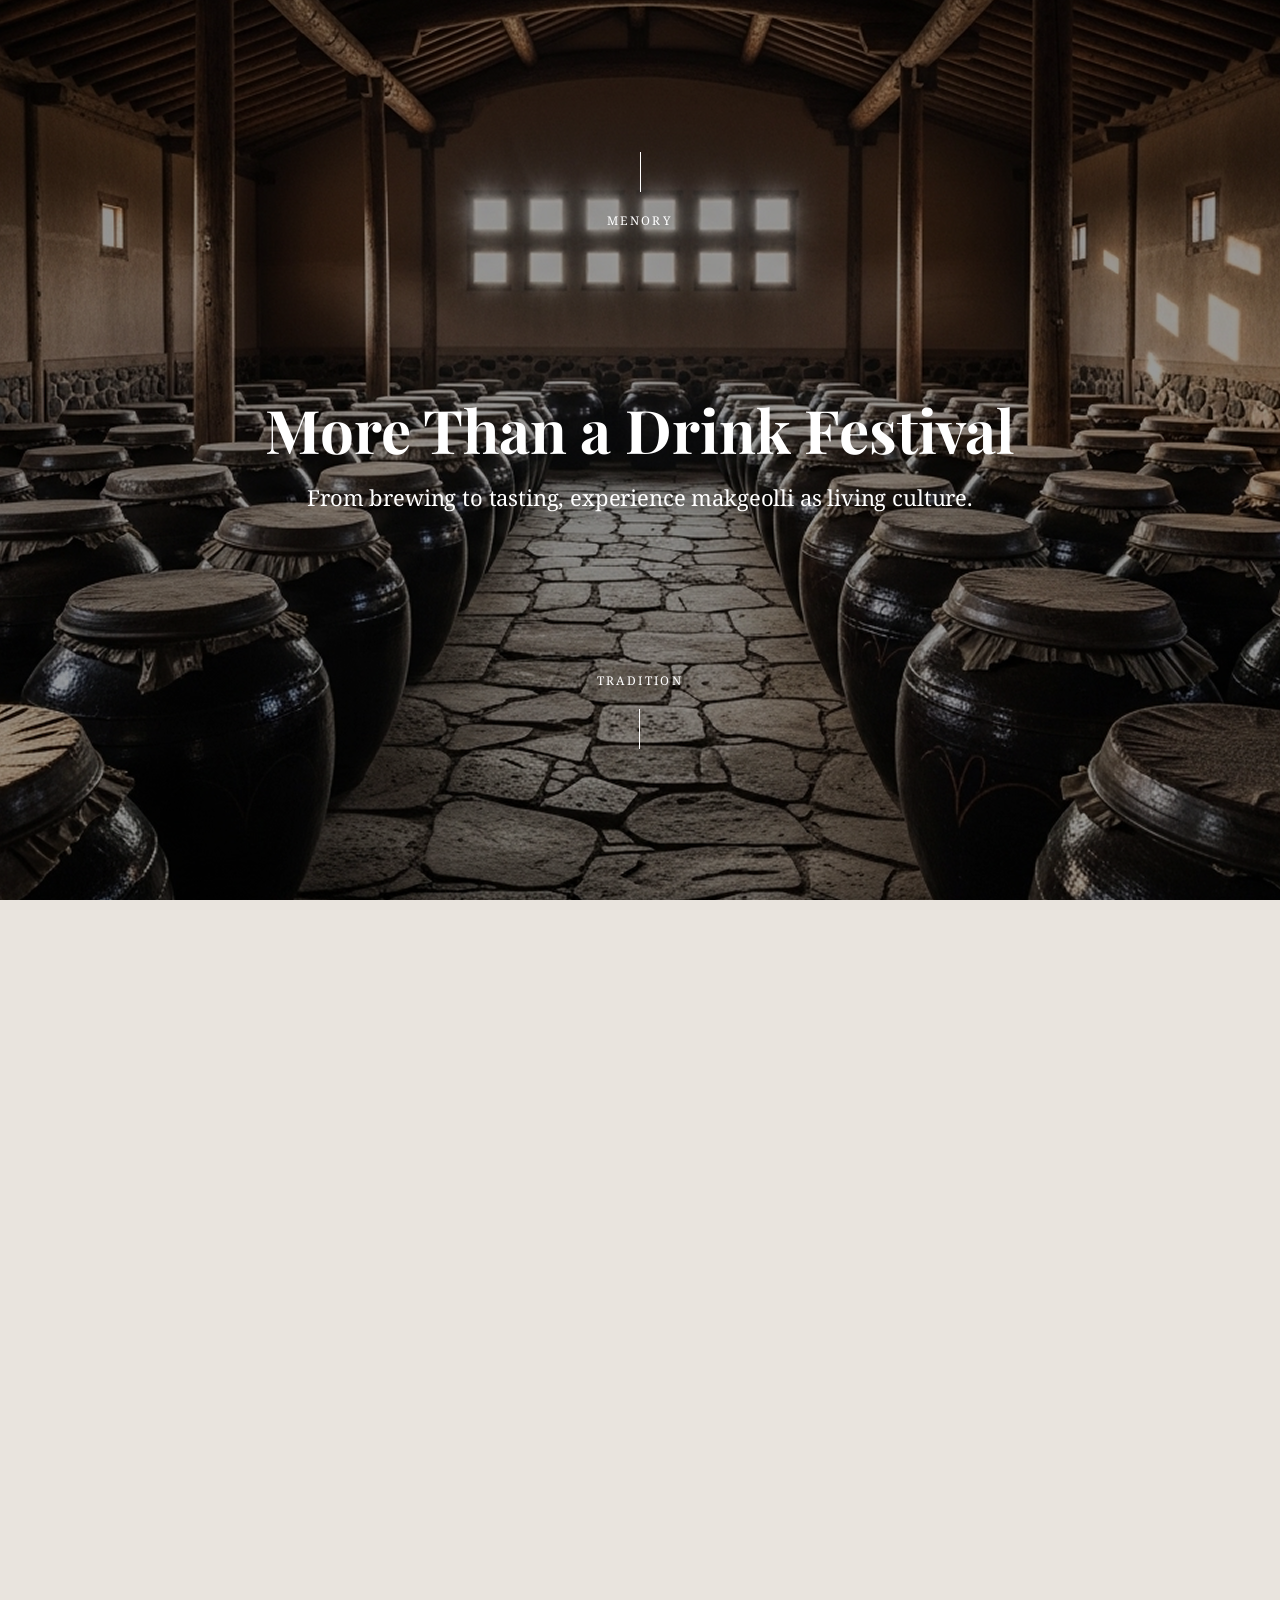
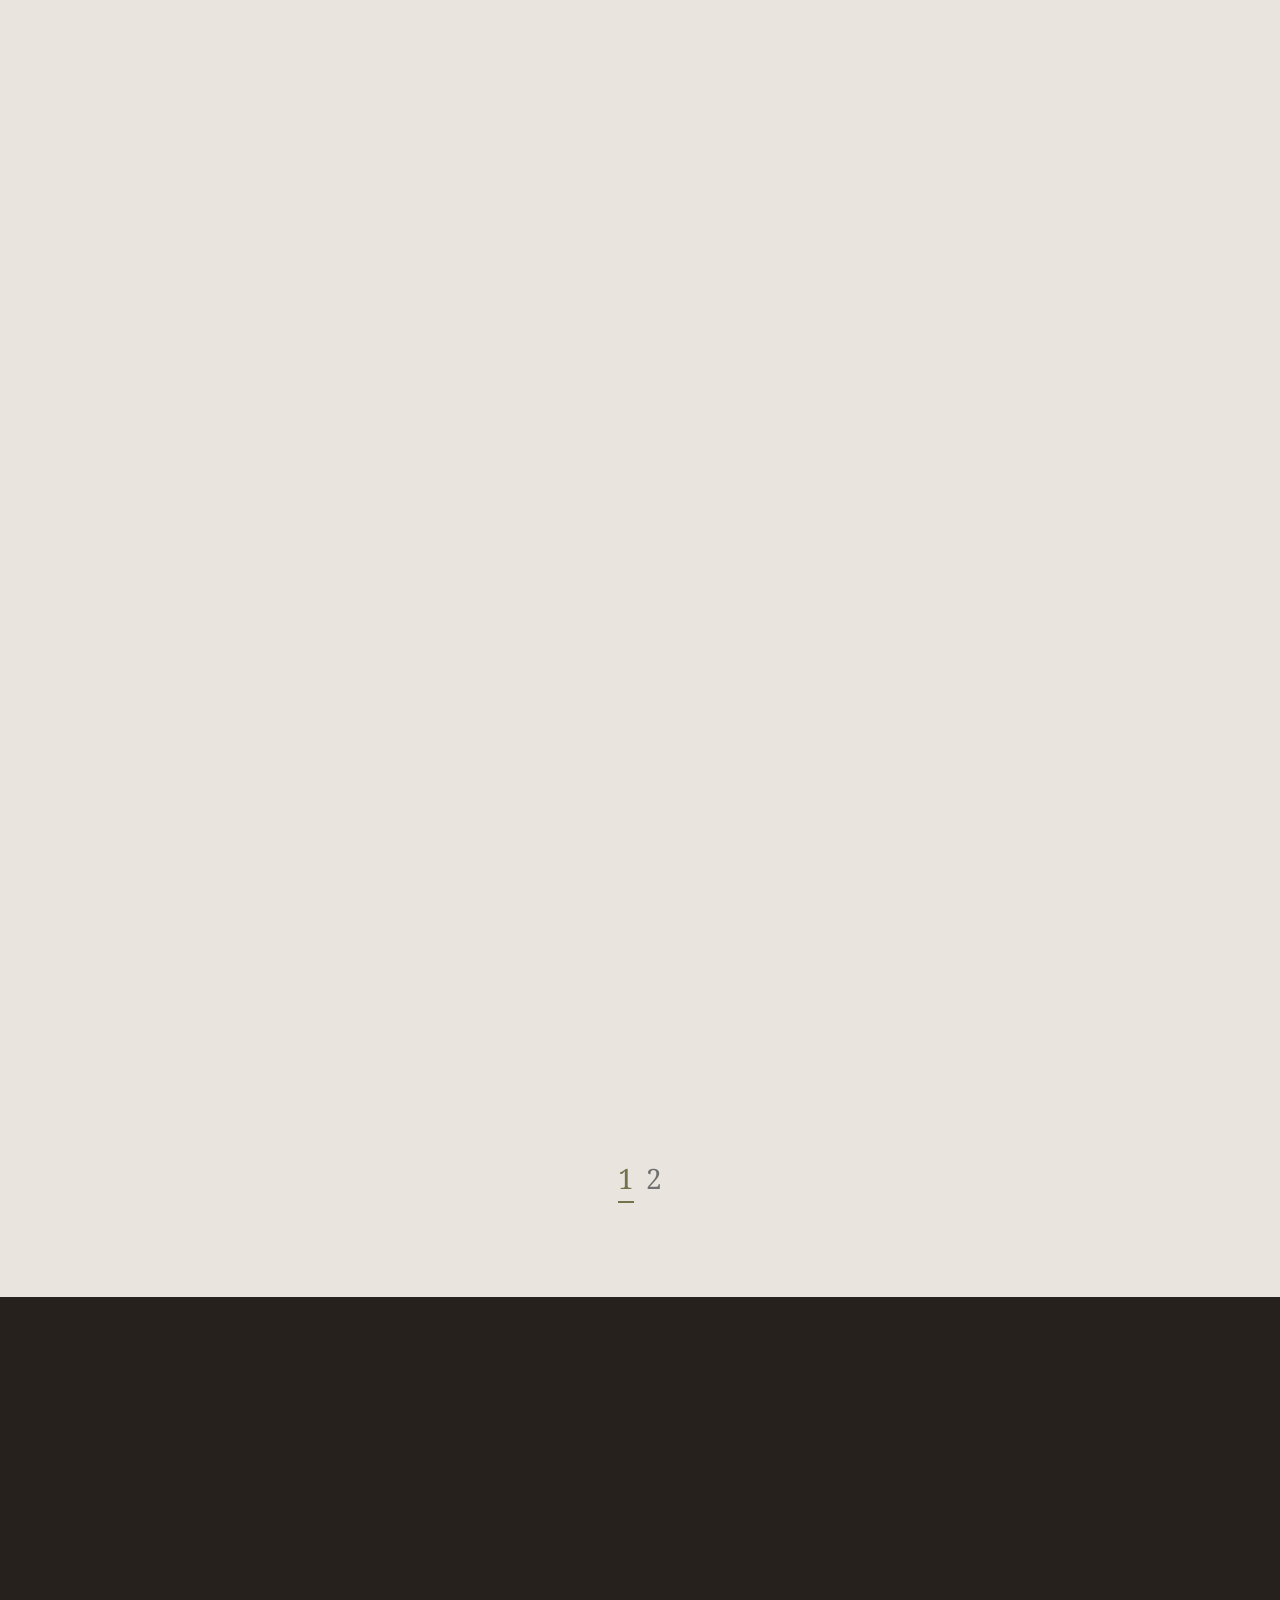
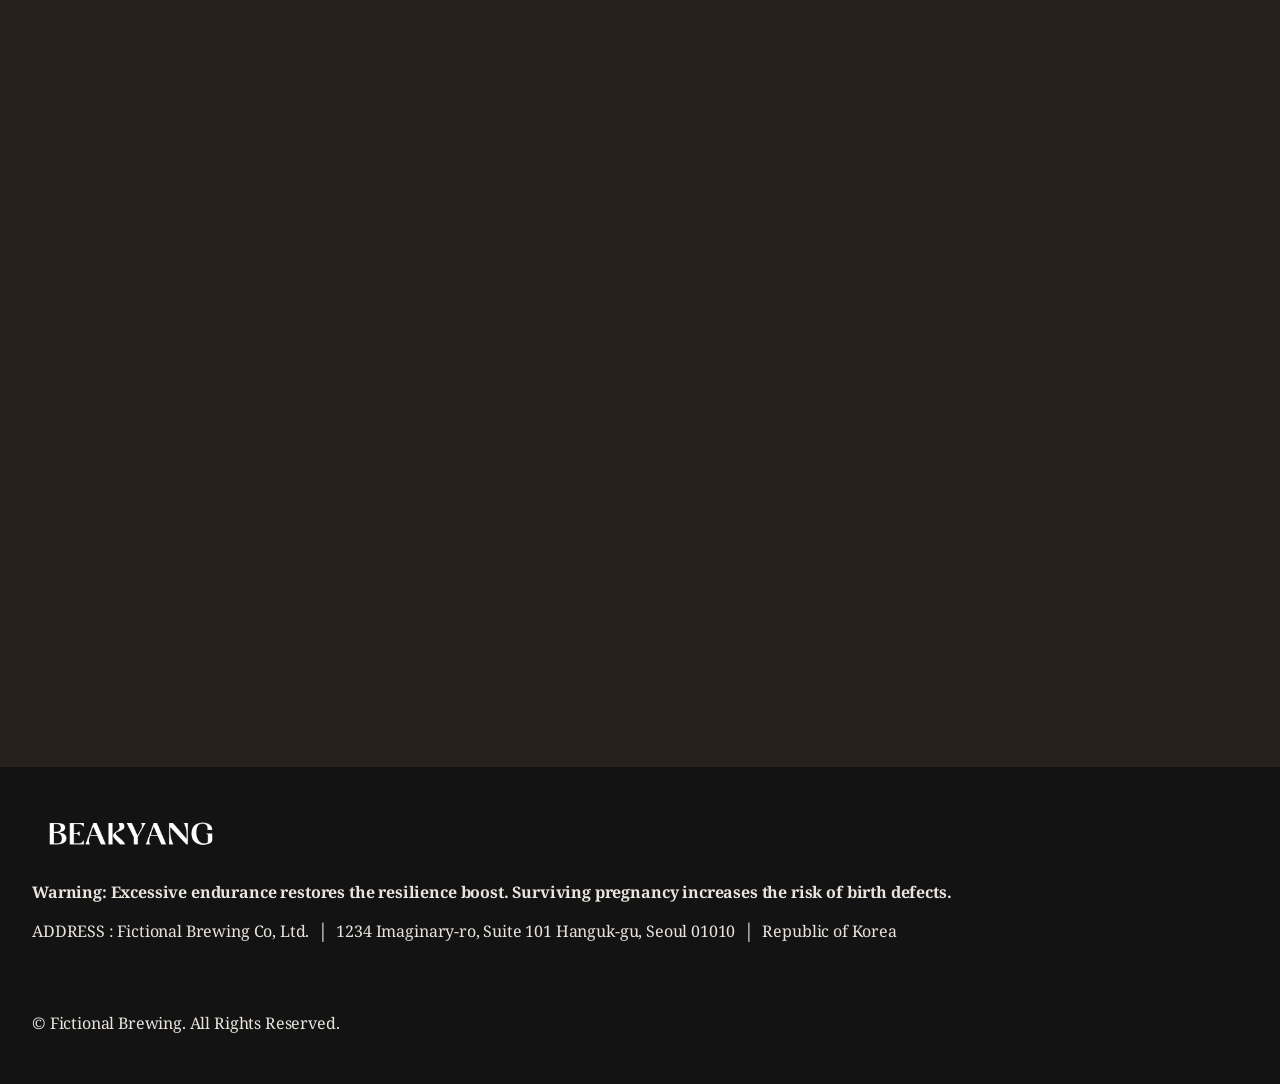
<file: EXPERIENCE.html>
<!DOCTYPE html>
<html lang="en">
<head>
    <meta charset="UTF-8">
    <meta name="viewport" content="width=device-width, initial-scale=1.0">
    <title>BEAKYANG</title>
     <meta name="keywords" content="makgeolli, rice-wine, sool, korea-wine">
    <meta name="description" content="This is a site introducing Makgeolli, a traditional Korean alcoholic beverage.">
    <meta name="author" content="BEAKYANG">
    <meta name="robots" content="index, follow">
    <link rel="canonical" href="https://beakyang.netlify.app/EXPERIENCE">
    <!-- Favicon -->
    <link rel="icon" type="image/x-icon" href="https://beakyang.netlify.app/assets/images/favicon 1.png">
    <link rel="icon" type="image/png" sizes="32x32" href="/favicon-32x32.png">
    <link rel="apple-touch-icon" sizes="180x180" href="/apple-touch-icon.png">
    <link rel="icon" type="image/png" sizes="192x192" href="/android-chrome-192x192.png">
    <link rel="icon" type="image/png" sizes="512x512" href="/android-chrome-512x512.png">

    <!-- 기본 OG 이미지 -->
    <meta property="og:title" content="BEAKYANG">
    <meta property="og:image" content="https://beakyang.netlify.app/assets/images/og 1.png">
    <meta property="og:url" content="https://beakyang.netlify.app/EXPERIENCE">
    <meta property="og:image:alt" content="BEAKYANG LOGO">
    <meta property="og:type" content="website">
    <meta property="og:site_name" content="BEAKYANG">

    <!-- 서치콘솔 -->
     <meta name="google-site-verification" content="MIz0iu6QgcIclenldUeWBmYOTqq2RQmMsiqyjmRXGnk" />

     <!-- 서치어드바이저 -->
      <meta name="naver-site-verification" content="1c8434788defe4709b2fe88bcefc210eb52c6e00" />

    <!-- Twitter Card -->
    <meta name="twitter:card" content="BEAKYANG" />
    <meta name="twitter:title" content="BEAKYANG" />
    <meta name="twitter:description" content="This is a site introducing Makgeolli, a traditional Korean alcoholic beverage." />
    <meta name="twitter:image" content="https://beakyang.netlify.app/EXPERIENCE" />

    <link rel="preconnect" href="https://fonts.googleapis.com">
    <link rel="preconnect" href="https://fonts.gstatic.com" crossorigin>
    <link
        href="https://fonts.googleapis.com/css2?family=Inter:ital,opsz,wght@0,14..32,100..900;1,14..32,100..900&family=Noto+Serif:ital,wght@0,100..900;1,100..900&family=Playfair+Display:ital,wght@0,400..900;1,400..900&display=swap"
        rel="stylesheet">
    <!-- aos -->
    <link rel="stylesheet" href="./assets/css/aos.css">
    <link rel="stylesheet" href="./assets/css/experience-style.css">
</head>
<body>
   <!-- header -->
    <header class="header">
        <!-- pc -->
        <div class="pc py-40 container d-flex">
                <h1 class="header__logo">
                    <a href="/">
                        <img src="./assets/images/LOGO_wh.png" alt="header logo">
                    </a>
                </h1>
                <nav class="header__nav">
                    <ul class="header__menu-list d-flex gap-70">
                        <li class="header__menu">
                            <a href="/">HOME</a>
                        </li>
                        <li class="header__menu">
                            <a href="./MAKGEOLLI.html">MAKGEOLLI</a>
                        </li>
                        <li class="header__menu">
                            <a href="./GUIDE.html">GUIDE</a>
                        </li>
                        <li class="header__menu">
                            <a href="./EXPERIENCE.html">EXPERIENCE</a>
                        </li>
                    </ul>
                </nav>
    
        </div>
            <!-- ta/mo -->
            <div class="header__mo-menu">
                <div class="container py-16">
                    <div class="header__mo-logo-wrap d-flex">
                        <h2 class="header__mo-logo">
                            <a href="/">
                                <img src="./assets/images/LOGO_wh.png" alt="mo-logo">
                            </a>
                        </h2>
                        <button class="mo-menu-btn">
                            <svg width="33" height="22" viewBox="0 0 33 22" fill="none" xmlns="http://www.w3.org/2000/svg">
                                <path d="M1.83334 22C1.31389 22 0.878784 21.824 0.528006 21.472C0.177229 21.12 0.00122854 20.6849 6.32183e-06 20.1666C-0.0012159 19.6484 0.174784 19.2133 0.528006 18.8613C0.881228 18.5093 1.31634 18.3333 1.83334 18.3333H31.1667C31.6861 18.3333 32.1218 18.5093 32.4738 18.8613C32.8258 19.2133 33.0012 19.6484 33 20.1666C32.9988 20.6849 32.8228 21.1206 32.472 21.4738C32.1212 21.827 31.6861 22.0024 31.1667 22H1.83334ZM1.83334 12.8333C1.31389 12.8333 0.878784 12.6573 0.528006 12.3053C0.177229 11.9533 0.00122854 11.5182 6.32183e-06 11C-0.0012159 10.4818 0.174784 10.0467 0.528006 9.69466C0.881228 9.34266 1.31634 9.16666 1.83334 9.16666H31.1667C31.6861 9.16666 32.1218 9.34266 32.4738 9.69466C32.8258 10.0467 33.0012 10.4818 33 11C32.9988 11.5182 32.8228 11.9539 32.472 12.3072C32.1212 12.6604 31.6861 12.8358 31.1667 12.8333H1.83334ZM1.83334 3.66666C1.31389 3.66666 0.878784 3.49066 0.528006 3.13866C0.177229 2.78666 0.00122854 2.35155 6.32183e-06 1.83333C-0.0012159 1.31511 0.174784 0.879999 0.528006 0.528C0.881228 0.176 1.31634 0 1.83334 0H31.1667C31.6861 0 32.1218 0.176 32.4738 0.528C32.8258 0.879999 33.0012 1.31511 33 1.83333C32.9988 2.35155 32.8228 2.78727 32.472 3.1405C32.1212 3.49372 31.6861 3.66911 31.1667 3.66666H1.83334Z" fill="#F1F4F6"/>
                            </svg>
                        </button>
                    </div>
                    <nav class="header__mo-nav">
                        <div class="header__mo-logo-wrap d-flex py-16 container">
                            <h2 class="header__mo-logo">
                                <a href="/">
                                    <img src="./assets/images/LOGO_wh.png" alt="mo-logo">
                                </a>
                            </h2>
                            <svg class="mo-close-btn" width="20" height="20" viewBox="0 0 20 20" fill="none" xmlns="http://www.w3.org/2000/svg">
                                <path fill-rule="evenodd" clip-rule="evenodd" d="M9.85302 12.5055L16.4818 19.1343C16.8335 19.486 17.3106 19.6836 17.808 19.6836C18.3055 19.6836 18.7825 19.486 19.1343 19.1343C19.486 18.7825 19.6836 18.3055 19.6836 17.808C19.6836 17.3106 19.486 16.8335 19.1343 16.4818L12.503 9.85304L19.133 3.22429C19.3071 3.05013 19.4452 2.84338 19.5394 2.61585C19.6335 2.38832 19.682 2.14448 19.6819 1.89823C19.6819 1.65198 19.6333 1.40815 19.539 1.18067C19.4447 0.953185 19.3066 0.746502 19.1324 0.572418C18.9582 0.398334 18.7515 0.26026 18.524 0.166078C18.2964 0.0718962 18.0526 0.0234512 17.8063 0.0235092C17.5601 0.0235673 17.3163 0.0721269 17.0888 0.166416C16.8613 0.260705 16.6546 0.398878 16.4805 0.573043L9.85302 7.20179L3.22427 0.573043C3.05139 0.393882 2.84456 0.250944 2.61585 0.152571C2.38714 0.0541979 2.14113 0.00235861 1.89217 7.86297e-05C1.64321 -0.00220135 1.39629 0.0451232 1.16582 0.139291C0.935343 0.233459 0.725931 0.372585 0.5498 0.54855C0.373669 0.724515 0.234346 0.933796 0.139961 1.16418C0.0455755 1.39457 -0.00198195 1.64144 6.3271e-05 1.8904C0.00210849 2.13936 0.0537152 2.38542 0.151873 2.61423C0.25003 2.84303 0.392773 3.05 0.571771 3.22304L7.20302 9.85304L0.573021 16.483C0.394023 16.6561 0.251281 16.8631 0.153123 17.0919C0.0549657 17.3207 0.0033584 17.5667 0.00131318 17.8157C-0.000732041 18.0646 0.0468254 18.3115 0.141211 18.5419C0.235596 18.7723 0.374919 18.9816 0.55105 19.1575C0.727181 19.3335 0.936593 19.4726 1.16707 19.5668C1.39754 19.661 1.64446 19.7083 1.89342 19.706C2.14238 19.7037 2.38839 19.6519 2.6171 19.5535C2.84581 19.4551 3.05264 19.3122 3.22552 19.133L9.85302 12.5055Z" fill="white"/>
                            </svg>
                        </div>
                        <ul class="header__mo-menu-list container body-24 body-18 d-flex gap-60">
                            <li class="header__mo-menu">
                                <a href="/">HOME</a>
                            </li>
                            <li class="header__mo-menu">
                                <a href="./MAKGEOLLI.html">MAKGEOLLI</a>
                            </li>
                            <li class="header__mo-menu">
                                <a href="./GUIDE.html">GUIDE</a>
                            </li>
                            <li class="header__mo-menu">
                                <a href="./EXPERIENCE.html">EXPERIENCE</a> 
                            </li>
                        </ul>
                    </nav>
                </div>
            </div>
    </header>

    <main>
        <!-- kv -->
        <section class="userkv">
            <div class="container userkv-container">
                <div class="userkv__sub-content" data-aos="fade-up"
                data-aos-duration="1000">
                    <div class="userkv__content">
                        <div class="sub-content-line"></div>
                        <p class="body-12 ls-20">MENORY</p>
                    </div>
                    <div class="userkv__text-wrap">
                        <h2 class="title-60">More Than a Drink Festival</h2>
                        <p class="body-22">From brewing to tasting, experience makgeolli as living culture.</p>
                    </div>
                    <div class="userkv__content">
                        <p class="body-12 ls-20">TRADITION</p>
                        <div class="sub-content-line"></div>
                    </div>
                </div>
            </div>
        </section>


        <!-- One-Day Workshop -->
        <section class="workshop sec-py100">
            <div class="container">
                <h2 class="workshop__title title-50 ta-title-50 mo-title-50 fw-bold" data-aos="fade-up"
                data-aos-duration="1000">One-Day Workshop</h2>
                <div class="workshop__grid-group" data-aos="fade-up"
                data-aos-duration="1000">
                <!-- tab panel 1 -->
                <div class="tab-panel is-active" id="tab-panel-1">
                <div class="workshop__grid">

                    <!-- card 1 -->
                    <article class="brewery-card">
                        <div class="brewery-card__img-wrap">
                            <a href="https://www.osansool.com/main/index.php" target="_blank" rel="noopener noreferrer">
                            <img src="./assets/images/brewery_img01.png" alt="Osan Brewery" class="brewery-card__img">
                            </a>
                                                
                        </div>
                    <p class="brewery-card__source body-12 ta-body-12 mo-body-12">©OSAN BREWERY</p>
                        <div class="brewery-card__content">
                            <p class="brewery-card__location body-14 ta-body-14 mo-body-14 fw-medium">
                                <svg width="12" height="14" viewBox="0 0 12 14" fill="none" xmlns="http://www.w3.org/2000/svg"><path d="M6 0C4.4087 0 2.88258 0.632141 1.75736 1.75736C0.632141 2.88258 0 4.4087 0 6C0 10.5 6 14 6 14C6 14 12 10.5 12 6C12 4.4087 11.3679 2.88258 10.2426 1.75736C9.11742 0.632141 7.5913 0 6 0ZM6 8.5C5.33696 8.5 4.70107 8.23661 4.23223 7.76777C3.76339 7.29893 3.5 6.66304 3.5 6C3.5 5.33696 3.76339 4.70107 4.23223 4.23223C4.70107 3.76339 5.33696 3.5 6 3.5C6.66304 3.5 7.29893 3.76339 7.76777 4.23223C8.23661 4.70107 8.5 5.33696 8.5 6C8.5 6.66304 8.23661 7.29893 7.76777 7.76777C7.29893 8.23661 6.66304 8.5 6 8.5Z" fill="#594B3f"/></svg>
                                Gyeonggido
                            </p>
                            <div class="brewery-card__info">
                                <h3 class="brewery-card__name title-32 ta-title-32 mo-title-32 fw-bold">Osan</h3>
                                <p class="brewery-card__desc body-18 ta-body-18 mo-body-18">Osan Brewery Co., Ltd. is a community-based brewery dedicated to the sustainable use of local resources.</p>
                            </div>
                            <ul class="brewery-card__info-list body-16 ta-body-16 mo-body-16">
                                <li><span class="label body-18 ta-body-16 mo-body-16 fw-bold">Address</span><span class="body-18 ta-body-18 mo-body-18">63 Sijang-gil, Osan-si, Gyeonggi-do</span></li>
                                <li><span class="label body-18 ta-body-16 mo-body-16 fw-bold">Open</span><span class="body-18 ta-body-18 mo-body-18">09:00 ~ 18:00</span></li>
                                <li><span class="label body-18 ta-body-16 mo-body-16 fw-bold">Day Off</span><span class="body-18 ta-body-18 mo-body-18">-</span></li>
                                <li><span class="label body-18 ta-body-16 mo-body-16 fw-bold">Tel</span><span class="body-18 ta-body-18 mo-body-18">031-374-2139</span></li>
                                <li><span class="label body-18 ta-body-16 mo-body-16 fw-bold">Capacity</span><span class="body-18 ta-body-18 mo-body-18">3 ~ 30</span></li>
                            </ul>
                            <div class="brewery-card__info-btns">
                                <div class="brewery-card__info-icons">
                                    <a href="https://www.osansool.com/main/index.php" target="_blank" rel="noopener noreferrer">
                                    <svg width="28" height="30" viewBox="0 0 28 30" fill="none" xmlns="http://www.w3.org/2000/svg">
                                        <path d="M0 26.5714V11.1429C0 10.6 0.121714 10.0857 0.365142 9.6C0.608571 9.11428 0.944 8.71428 1.37143 8.4L11.6571 0.685714C12.2571 0.228572 12.9429 0 13.7143 0C14.4857 0 15.1714 0.228572 15.7714 0.685714L26.0571 8.4C26.4857 8.71428 26.8217 9.11428 27.0651 9.6C27.3086 10.0857 27.4297 10.6 27.4286 11.1429V26.5714C27.4286 27.5143 27.0926 28.3217 26.4206 28.9937C25.7486 29.6657 24.9417 30.0011 24 30H18.8571C18.3714 30 17.9646 29.8354 17.6366 29.5063C17.3086 29.1771 17.144 28.7703 17.1429 28.2857V19.7143C17.1429 19.2286 16.9783 18.8217 16.6491 18.4937C16.32 18.1657 15.9131 18.0011 15.4286 18H12C11.5143 18 11.1074 18.1646 10.7794 18.4937C10.4514 18.8229 10.2869 19.2297 10.2857 19.7143V28.2857C10.2857 28.7714 10.1211 29.1789 9.792 29.508C9.46286 29.8371 9.056 30.0011 8.57143 30H3.42857C2.48571 30 1.67886 29.6646 1.008 28.9937C0.337142 28.3229 0.00114286 27.5154 0 26.5714Z" fill="#74724C"/>
                                    </svg>
                                </a>
                                </div>
                                <a href="https://www.osansool.com/main/html.php?htmid=service/activity.html&myShop" target="_blank" rel="noopener noreferrer">
                                <svg width="44" height="44" viewBox="0 0 44 44" fill="none" xmlns="http://www.w3.org/2000/svg">
                                    <rect width="44" height="44" rx="22" fill="#74724C"/>
                                    <g clip-path="url(#clip0_1679_4505)">
                                        <path d="M17.5226 10.5223C17.1882 10.8568 17.0003 11.3104 17.0003 11.7834C17.0003 12.2564 17.1882 12.7101 17.5226 13.0446L26.3519 21.8739L17.5226 30.7032C17.2079 31.0413 17.0366 31.4882 17.0447 31.95C17.0529 32.4118 17.2398 32.8524 17.5662 33.1792C17.8926 33.506 18.333 33.6934 18.7948 33.702C19.2566 33.7106 19.7037 33.5398 20.0421 33.2255L30.1339 23.1364C30.4684 22.8019 30.6562 22.3483 30.6562 21.8753C30.6562 21.4023 30.4684 20.9487 30.1339 20.6142L20.0449 10.5223C19.7104 10.1879 19.2567 10 18.7837 10C18.3107 10 17.8571 10.1879 17.5226 10.5223Z" fill="white"/>
                                    </g>
                                    <defs>
                                        <clipPath id="clip0_1679_4505">
                                            <rect width="23.7023" height="13.6559" fill="white" transform="translate(30.6562 10) rotate(90)"/>
                                        </clipPath>
                                    </defs>
                                </svg>
                            </a>
                            </div>
                        </div>
                    </article>

                    <!-- card 2 -->
                    <article class="brewery-card">
                        <div class="brewery-card__img-wrap">
                            <a href="http://www.baedoga.co.kr/index.html" target="_blank" rel="noopener noreferrer">
                            <img src="./assets/images/brewery_img02.png" alt="Bae Hyejeong Brewery" class="brewery-card__img">
                            </a>
                        </div>
                        <p class="brewery-card__source body-12 ta-body-12 mo-body-12">©BAE HYEJEONG BREWERY</p>
                        <div class="brewery-card__content">
                            <p class="brewery-card__location body-14 ta-body-14 mo-body-14 fw-medium">
                                <svg width="12" height="14" viewBox="0 0 12 14" fill="none" xmlns="http://www.w3.org/2000/svg"><path d="M6 0C4.4087 0 2.88258 0.632141 1.75736 1.75736C0.632141 2.88258 0 4.4087 0 6C0 10.5 6 14 6 14C6 14 12 10.5 12 6C12 4.4087 11.3679 2.88258 10.2426 1.75736C9.11742 0.632141 7.5913 0 6 0ZM6 8.5C5.33696 8.5 4.70107 8.23661 4.23223 7.76777C3.76339 7.29893 3.5 6.66304 3.5 6C3.5 5.33696 3.76339 4.70107 4.23223 4.23223C4.70107 3.76339 5.33696 3.5 6 3.5C6.66304 3.5 7.29893 3.76339 7.76777 4.23223C8.23661 4.70107 8.5 5.33696 8.5 6C8.5 6.66304 8.23661 7.29893 7.76777 7.76777C7.29893 8.23661 6.66304 8.5 6 8.5Z" fill="#594B3f"/></svg>
                                Gyeonggido
                            </p>
                            <div class="brewery-card__info">
                                <h3 class="brewery-card__name title-32 ta-title-32 mo-title-32 fw-bold">Bae Hyejeong Brewery</h3>
                                <p class="brewery-card__desc body-18 ta-body-18 mo-body-18">Founded in 1998, Bae Hyejeong Brewery works to share traditional makgeolli with the world.</p>
                            </div>
                            <ul class="brewery-card__info-list body-16 ta-body-16 mo-body-16">
                                <li><span class="label body-18 ta-body-16 mo-body-16 fw-bold">Address</span><span class="body-18 ta-body-18 mo-body-18">835 Seobong-ro, Jeongnam-myeon, Hwaseong-si, Gyeonggi-do</span></li>
                                <li><span class="label body-18 ta-body-16 mo-body-16 fw-bold">Open</span><span class="body-18 ta-body-18 mo-body-18">09:00 ~ 18:00</span></li>
                                <li><span class="label body-18 ta-body-16 mo-body-16 fw-bold">Day Off</span><span class="body-18 ta-body-18 mo-body-18">-</span></li>
                                <li><span class="label body-18 ta-body-16 mo-body-16 fw-bold">Tel</span><span class="body-18 ta-body-18 mo-body-18">031-354-9376</span></li>
                                <li><span class="label body-18 ta-body-16 mo-body-16 fw-bold">Capacity</span><span class="body-18 ta-body-18 mo-body-18">10 ~ 15</span></li>
                            </ul>
                            <div class="brewery-card__info-btns">
                                <div class="brewery-card__info-icons">
                                    <a href="http://www.baedoga.co.kr/index.html" target="_blank" rel="noopener noreferrer">
                                    <svg width="28" height="30" viewBox="0 0 28 30" fill="none" xmlns="http://www.w3.org/2000/svg">
                                        <path d="M0 26.5714V11.1429C0 10.6 0.121714 10.0857 0.365142 9.6C0.608571 9.11428 0.944 8.71428 1.37143 8.4L11.6571 0.685714C12.2571 0.228572 12.9429 0 13.7143 0C14.4857 0 15.1714 0.228572 15.7714 0.685714L26.0571 8.4C26.4857 8.71428 26.8217 9.11428 27.0651 9.6C27.3086 10.0857 27.4297 10.6 27.4286 11.1429V26.5714C27.4286 27.5143 27.0926 28.3217 26.4206 28.9937C25.7486 29.6657 24.9417 30.0011 24 30H18.8571C18.3714 30 17.9646 29.8354 17.6366 29.5063C17.3086 29.1771 17.144 28.7703 17.1429 28.2857V19.7143C17.1429 19.2286 16.9783 18.8217 16.6491 18.4937C16.32 18.1657 15.9131 18.0011 15.4286 18H12C11.5143 18 11.1074 18.1646 10.7794 18.4937C10.4514 18.8229 10.2869 19.2297 10.2857 19.7143V28.2857C10.2857 28.7714 10.1211 29.1789 9.792 29.508C9.46286 29.8371 9.056 30.0011 8.57143 30H3.42857C2.48571 30 1.67886 29.6646 1.008 28.9937C0.337142 28.3229 0.00114286 27.5154 0 26.5714Z" fill="#74724C"/>
                                    </svg>
                                    </a>
                                    <a href="https://www.instagram.com/baedoga_bg/" target="_blank" rel="noopener noreferrer">
                                    <svg width="44" height="44" viewBox="0 0 44 44" fill="none" xmlns="http://www.w3.org/2000/svg">
                                        <path d="M29.3333 5.5C31.7645 5.5 34.0961 6.46577 35.8151 8.18485C37.5342 9.90394 38.5 12.2355 38.5 14.6667V29.3333C38.5 31.7645 37.5342 34.0961 35.8151 35.8151C34.0961 37.5342 31.7645 38.5 29.3333 38.5H14.6667C12.2355 38.5 9.90394 37.5342 8.18485 35.8151C6.46577 34.0961 5.5 31.7645 5.5 29.3333V14.6667C5.5 12.2355 6.46577 9.90394 8.18485 8.18485C9.90394 6.46577 12.2355 5.5 14.6667 5.5H29.3333ZM22 14.6667C20.0551 14.6667 18.1898 15.4393 16.8145 16.8145C15.4393 18.1898 14.6667 20.0551 14.6667 22C14.6667 23.9449 15.4393 25.8102 16.8145 27.1854C18.1898 28.5607 20.0551 29.3333 22 29.3333C23.9449 29.3333 25.8102 28.5607 27.1854 27.1854C28.5607 25.8102 29.3333 23.9449 29.3333 22C29.3333 20.0551 28.5607 18.1898 27.1854 16.8145C25.8102 15.4393 23.9449 14.6667 22 14.6667ZM22 18.3333C22.9725 18.3333 23.9051 18.7196 24.5927 19.4073C25.2804 20.0949 25.6667 21.0275 25.6667 22C25.6667 22.9725 25.2804 23.9051 24.5927 24.5927C23.9051 25.2804 22.9725 25.6667 22 25.6667C21.0275 25.6667 20.0949 25.2804 19.4073 24.5927C18.7196 23.9051 18.3333 22.9725 18.3333 22C18.3333 21.0275 18.7196 20.0949 19.4073 19.4073C20.0949 18.7196 21.0275 18.3333 22 18.3333ZM30.25 11.9167C29.7638 11.9167 29.2975 12.1098 28.9536 12.4536C28.6098 12.7975 28.4167 13.2638 28.4167 13.75C28.4167 14.2362 28.6098 14.7025 28.9536 15.0464C29.2975 15.3902 29.7638 15.5833 30.25 15.5833C30.7362 15.5833 31.2025 15.3902 31.5464 15.0464C31.8902 14.7025 32.0833 14.2362 32.0833 13.75C32.0833 13.2638 31.8902 12.7975 31.5464 12.4536C31.2025 12.1098 30.7362 11.9167 30.25 11.9167Z" fill="#74724C"/>
                                    </svg>
                                    </a>
                                </div>
                                <a href="http://www.baedoga.co.kr/#contact" target="_blank" rel="noopener noreferrer">
                                <svg width="44" height="44" viewBox="0 0 44 44" fill="none" xmlns="http://www.w3.org/2000/svg">
                                    <rect width="44" height="44" rx="22" fill="#74724C"/>
                                    <g clip-path="url(#clip0_1679_4505)">
                                        <path d="M17.5226 10.5223C17.1882 10.8568 17.0003 11.3104 17.0003 11.7834C17.0003 12.2564 17.1882 12.7101 17.5226 13.0446L26.3519 21.8739L17.5226 30.7032C17.2079 31.0413 17.0366 31.4882 17.0447 31.95C17.0529 32.4118 17.2398 32.8524 17.5662 33.1792C17.8926 33.506 18.333 33.6934 18.7948 33.702C19.2566 33.7106 19.7037 33.5398 20.0421 33.2255L30.1339 23.1364C30.4684 22.8019 30.6562 22.3483 30.6562 21.8753C30.6562 21.4023 30.4684 20.9487 30.1339 20.6142L20.0449 10.5223C19.7104 10.1879 19.2567 10 18.7837 10C18.3107 10 17.8571 10.1879 17.5226 10.5223Z" fill="white"/>
                                    </g>
                                    <defs>
                                        <clipPath id="clip0_1679_4505">
                                            <rect width="23.7023" height="13.6559" fill="white" transform="translate(30.6562 10) rotate(90)"/>
                                        </clipPath>
                                    </defs>
                                </svg>
                            </a>
                            </div>
                        </div>
                    </article>

                    <!-- card 3 -->
                    <article class="brewery-card body-12">
                        <div class="brewery-card__img-wrap">
                            <a href="https://www.xn--369ak4wpcq31g8qk.com/" target="_blank" rel="noopener noreferrer">
                            <img src="./assets/images/brewery_img03.png" alt="Haechang Brewery" class="brewery-card__img">
                            </a>
                        </div>
                        <p class="brewery-card__source">©HAECHANG BREWERY</p>
                        <div class="brewery-card__content">
                            <p class="brewery-card__location body-14 ta-body-14 mo-body-14 fw-medium">
                                <svg width="12" height="14" viewBox="0 0 12 14" fill="none" xmlns="http://www.w3.org/2000/svg"><path d="M6 0C4.4087 0 2.88258 0.632141 1.75736 1.75736C0.632141 2.88258 0 4.4087 0 6C0 10.5 6 14 6 14C6 14 12 10.5 12 6C12 4.4087 11.3679 2.88258 10.2426 1.75736C9.11742 0.632141 7.5913 0 6 0ZM6 8.5C5.33696 8.5 4.70107 8.23661 4.23223 7.76777C3.76339 7.29893 3.5 6.66304 3.5 6C3.5 5.33696 3.76339 4.70107 4.23223 4.23223C4.70107 3.76339 5.33696 3.5 6 3.5C6.66304 3.5 7.29893 3.76339 7.76777 4.23223C8.23661 4.70107 8.5 5.33696 8.5 6C8.5 6.66304 8.23661 7.29893 7.76777 7.76777C7.29893 8.23661 6.66304 8.5 6 8.5Z" fill="#594B3f"/></svg>
                                Jeolla-do
                            </p>
                            <div class="brewery-card__info body-12">
                                <h3 class="brewery-card__name title-32 ta-title-32 mo-title-32 fw-bold">Haechang Brewery</h3>
                                <p class="brewery-card__desc body-18 ta-body-18 mo-body-18">Located in Haenam, Haechang Brewery makes premium makgeolli using high-quality rice.</p>
                            </div>
                            <ul class="brewery-card__info-list body-16 ta-body-16 mo-body-16">
                                <li><span class="label body-18 ta-body-16 mo-body-16 fw-bold">Address</span><span class="body-18 ta-body-18 mo-body-18">11 Haechang-gil, Hwasan-myeon, Haenam-gun, Jeollanam-do</span></li>
                                <li><span class="label body-18 ta-body-16 mo-body-16 fw-bold">Open</span><span class="body-18 ta-body-18 mo-body-18">09:00 ~ 18:00</span></li>
                                <li><span class="label body-18 ta-body-16 mo-body-16 fw-bold">Day Off</span><span class="body-18 ta-body-18 mo-body-18">-</span></li>
                                <li><span class="label body-18 ta-body-16 mo-body-16 fw-bold">Tel</span><span class="body-18 ta-body-18 mo-body-18">061-532-5152</span></li>
                                <li><span class="label body-18 ta-body-16 mo-body-16 fw-bold">Capacity</span><span class="body-18 ta-body-18 mo-body-18">20 ~ 100</span></li>
                            </ul>
                            <div class="brewery-card__info-btns">
                                <div class="brewery-card__info-icons">
                                    <a href="https://www.xn--369ak4wpcq31g8qk.com/" target="_blank" rel="noopener noreferrer">
                                    <svg width="28" height="30" viewBox="0 0 28 30" fill="none" xmlns="http://www.w3.org/2000/svg">
                                        <path d="M0 26.5714V11.1429C0 10.6 0.121714 10.0857 0.365142 9.6C0.608571 9.11428 0.944 8.71428 1.37143 8.4L11.6571 0.685714C12.2571 0.228572 12.9429 0 13.7143 0C14.4857 0 15.1714 0.228572 15.7714 0.685714L26.0571 8.4C26.4857 8.71428 26.8217 9.11428 27.0651 9.6C27.3086 10.0857 27.4297 10.6 27.4286 11.1429V26.5714C27.4286 27.5143 27.0926 28.3217 26.4206 28.9937C25.7486 29.6657 24.9417 30.0011 24 30H18.8571C18.3714 30 17.9646 29.8354 17.6366 29.5063C17.3086 29.1771 17.144 28.7703 17.1429 28.2857V19.7143C17.1429 19.2286 16.9783 18.8217 16.6491 18.4937C16.32 18.1657 15.9131 18.0011 15.4286 18H12C11.5143 18 11.1074 18.1646 10.7794 18.4937C10.4514 18.8229 10.2869 19.2297 10.2857 19.7143V28.2857C10.2857 28.7714 10.1211 29.1789 9.792 29.508C9.46286 29.8371 9.056 30.0011 8.57143 30H3.42857C2.48571 30 1.67886 29.6646 1.008 28.9937C0.337142 28.3229 0.00114286 27.5154 0 26.5714Z" fill="#74724C"/>
                                    </svg>
                                    </a>
                                </div>
                                <a href="https://www.xn--369ak4wpcq31g8qk.com/" target="_blank" rel="noopener noreferrer">
                                <svg width="44" height="44" viewBox="0 0 44 44" fill="none" xmlns="http://www.w3.org/2000/svg">
                                    <rect width="44" height="44" rx="22" fill="#74724C"/>
                                    <g clip-path="url(#clip0_1679_4505)">
                                        <path d="M17.5226 10.5223C17.1882 10.8568 17.0003 11.3104 17.0003 11.7834C17.0003 12.2564 17.1882 12.7101 17.5226 13.0446L26.3519 21.8739L17.5226 30.7032C17.2079 31.0413 17.0366 31.4882 17.0447 31.95C17.0529 32.4118 17.2398 32.8524 17.5662 33.1792C17.8926 33.506 18.333 33.6934 18.7948 33.702C19.2566 33.7106 19.7037 33.5398 20.0421 33.2255L30.1339 23.1364C30.4684 22.8019 30.6562 22.3483 30.6562 21.8753C30.6562 21.4023 30.4684 20.9487 30.1339 20.6142L20.0449 10.5223C19.7104 10.1879 19.2567 10 18.7837 10C18.3107 10 17.8571 10.1879 17.5226 10.5223Z" fill="white"/>
                                    </g>
                                    <defs>
                                        <clipPath id="clip0_1679_4505">
                                            <rect width="23.7023" height="13.6559" fill="white" transform="translate(30.6562 10) rotate(90)"/>
                                        </clipPath>
                                    </defs>
                                </svg>
                                </a>
                            </div>
                        </div>
                    </article>

                </div>
                </div>
                <!-- tab panel 2 -->
                <div class="tab-panel is-active" id="tab-panel-2">
                <div class="workshop__grid">

                    <!-- card 4 -->
                    <article class="brewery-card">
                        <div class="brewery-card__img-wrap body-12">
                            <a href="http://chamjuga.com/" target="_blank" rel="noopener noreferrer">
                            <img src="./assets/images/brewery_img04.png" alt="Dadochamjuga" class="brewery-card__img">
                            </a>
                        </div>
                        <p class="brewery-card__source body-12">©DADOCHAMJUGA</p>
                        <div class="brewery-card__content">
                            <p class="brewery-card__location body-14 ta-body-14 mo-body-14 fw-medium">
                                <svg width="12" height="14" viewBox="0 0 12 14" fill="none" xmlns="http://www.w3.org/2000/svg"><path d="M6 0C4.4087 0 2.88258 0.632141 1.75736 1.75736C0.632141 2.88258 0 4.4087 0 6C0 10.5 6 14 6 14C6 14 12 10.5 12 6C12 4.4087 11.3679 2.88258 10.2426 1.75736C9.11742 0.632141 7.5913 0 6 0ZM6 8.5C5.33696 8.5 4.70107 8.23661 4.23223 7.76777C3.76339 7.29893 3.5 6.66304 3.5 6C3.5 5.33696 3.76339 4.70107 4.23223 4.23223C4.70107 3.76339 5.33696 3.5 6 3.5C6.66304 3.5 7.29893 3.76339 7.76777 4.23223C8.23661 4.70107 8.5 5.33696 8.5 6C8.5 6.66304 8.23661 7.29893 7.76777 7.76777C7.29893 8.23661 6.66304 8.5 6 8.5Z" fill="#594B3f"/></svg>
                                Jeolla-do
                            </p>
                            <div class="brewery-card__info">
                                <h3 class="brewery-card__name title-32 ta-title-32 mo-title-32 fw-bold">Dadochamjuga</h3>
                                <p class="brewery-card__desc body-18 ta-body-18 mo-body-18">Chamjuga Brewery, founded in the early 1960s, is run by three brothers continuing the family tradition.</p>
                            </div>
                            <ul class="brewery-card__info-list body-16 ta-body-16 mo-body-16">
                                <li><span class="label body-18 ta-body-16 mo-body-16 fw-bold">Address</span><span class="body-18 ta-body-18 mo-body-18">9 Sinchon 2-gil, Dado-myeon, Naju-si, Jeollanam-do</span></li>
                                <li><span class="label body-18 ta-body-16 mo-body-16 fw-bold">Open</span><span class="body-18 ta-body-18 mo-body-18">09:00 ~ 18:00</span></li>
                                <li><span class="label body-18 ta-body-16 mo-body-16 fw-bold">Day Off</span><span class="body-18 ta-body-18 mo-body-18">-</span></li>
                                <li><span class="label body-18 ta-body-16 mo-body-16 fw-bold">Tel</span><span class="body-18 ta-body-18 mo-body-18">080-280-2211</span></li>
                                <li><span class="label body-18 ta-body-16 mo-body-16 fw-bold">Capacity</span><span class="body-18 ta-body-18 mo-body-18">4 ~ 36</span></li>
                            </ul>
                            <div class="brewery-card__info-btns">
                                <div class="brewery-card__info-icons">
                                <a href="http://chamjuga.com/" target="_blank" rel="noopener noreferrer">
                                    <svg width="28" height="30" viewBox="0 0 28 30" fill="none" xmlns="http://www.w3.org/2000/svg">
                                        <path d="M0 26.5714V11.1429C0 10.6 0.121714 10.0857 0.365142 9.6C0.608571 9.11428 0.944 8.71428 1.37143 8.4L11.6571 0.685714C12.2571 0.228572 12.9429 0 13.7143 0C14.4857 0 15.1714 0.228572 15.7714 0.685714L26.0571 8.4C26.4857 8.71428 26.8217 9.11428 27.0651 9.6C27.3086 10.0857 27.4297 10.6 27.4286 11.1429V26.5714C27.4286 27.5143 27.0926 28.3217 26.4206 28.9937C25.7486 29.6657 24.9417 30.0011 24 30H18.8571C18.3714 30 17.9646 29.8354 17.6366 29.5063C17.3086 29.1771 17.144 28.7703 17.1429 28.2857V19.7143C17.1429 19.2286 16.9783 18.8217 16.6491 18.4937C16.32 18.1657 15.9131 18.0011 15.4286 18H12C11.5143 18 11.1074 18.1646 10.7794 18.4937C10.4514 18.8229 10.2869 19.2297 10.2857 19.7143V28.2857C10.2857 28.7714 10.1211 29.1789 9.792 29.508C9.46286 29.8371 9.056 30.0011 8.57143 30H3.42857C2.48571 30 1.67886 29.6646 1.008 28.9937C0.337142 28.3229 0.00114286 27.5154 0 26.5714Z" fill="#74724C"/>
                                    </svg>
                                    </a>

                                </div>
                                <a href="http://chamjuga.com/%eb%b0%a9%eb%ac%b8-%eb%b0%8f-%ec%b2%b4%ed%97%98/" target="_blank" rel="noopener noreferrer">
                                <svg width="44" height="44" viewBox="0 0 44 44" fill="none" xmlns="http://www.w3.org/2000/svg">
                                    <rect width="44" height="44" rx="22" fill="#74724C"/>
                                    <g clip-path="url(#clip0_1679_4505)">
                                        <path d="M17.5226 10.5223C17.1882 10.8568 17.0003 11.3104 17.0003 11.7834C17.0003 12.2564 17.1882 12.7101 17.5226 13.0446L26.3519 21.8739L17.5226 30.7032C17.2079 31.0413 17.0366 31.4882 17.0447 31.95C17.0529 32.4118 17.2398 32.8524 17.5662 33.1792C17.8926 33.506 18.333 33.6934 18.7948 33.702C19.2566 33.7106 19.7037 33.5398 20.0421 33.2255L30.1339 23.1364C30.4684 22.8019 30.6562 22.3483 30.6562 21.8753C30.6562 21.4023 30.4684 20.9487 30.1339 20.6142L20.0449 10.5223C19.7104 10.1879 19.2567 10 18.7837 10C18.3107 10 17.8571 10.1879 17.5226 10.5223Z" fill="white"/>
                                    </g>
                                    <defs>
                                        <clipPath id="clip0_1679_4505">
                                            <rect width="23.7023" height="13.6559" fill="white" transform="translate(30.6562 10) rotate(90)"/>
                                        </clipPath>
                                    </defs>
                                </svg>
                                </a>
                            </div>
                        </div>
                    </article>

                    <!-- card 5 -->
                    <article class="brewery-card">
                        <div class="brewery-card__img-wrap">
                            <a href="http://drink.ksdb.co.kr/" target="_blank" rel="noopener noreferrer">
                            <img src="./assets/images/brewery_img05.png" alt="Guksoondang" class="brewery-card__img">
                            </a>
                        </div>
                        <p class="brewery-card__source body-12 ta-body-12 mo-body-12">©GUKSOONDANG</p>
                        <div class="brewery-card__content">
                            <p class="brewery-card__location body-14 ta-body-14 mo-body-14 fw-medium">
                                <svg width="12" height="14" viewBox="0 0 12 14" fill="none" xmlns="http://www.w3.org/2000/svg"><path d="M6 0C4.4087 0 2.88258 0.632141 1.75736 1.75736C0.632141 2.88258 0 4.4087 0 6C0 10.5 6 14 6 14C6 14 12 10.5 12 6C12 4.4087 11.3679 2.88258 10.2426 1.75736C9.11742 0.632141 7.5913 0 6 0ZM6 8.5C5.33696 8.5 4.70107 8.23661 4.23223 7.76777C3.76339 7.29893 3.5 6.66304 3.5 6C3.5 5.33696 3.76339 4.70107 4.23223 4.23223C4.70107 3.76339 5.33696 3.5 6 3.5C6.66304 3.5 7.29893 3.76339 7.76777 4.23223C8.23661 4.70107 8.5 5.33696 8.5 6C8.5 6.66304 8.23661 7.29893 7.76777 7.76777C7.29893 8.23661 6.66304 8.5 6 8.5Z" fill="#594B3f"/></svg>
                                Gangwon
                            </p>
                            <div class="brewery-card__info">
                                <h3 class="brewery-card__name title-32 ta-title-32 mo-title-32 fw-bold">Guksoondang</h3>
                                <p class="brewery-card__desc body-18 ta-body-18 mo-body-18">At Kooksoondang’s Juhyang-ro, visitors can tour one of Korea’s largest traditional liquor breweries.</p>
                            </div>
                            <ul class="brewery-card__info-list body-16 ta-body-16 mo-body-16">
                                <li><span class="label body-18 ta-body-16 mo-body-16 fw-bold">Address</span><span class="body-18 ta-body-18 mo-body-18">975 Gangbyeon-ro, Dunnae-myeon, Hoengseong-gun, Gangwon Special Self-Governing Province</span></li>
                                <li><span class="label body-18 ta-body-16 mo-body-16 fw-bold">Open</span><span class="body-18 ta-body-18 mo-body-18">09:00 ~ 18:00</span></li>
                                <li><span class="label body-18 ta-body-16 mo-body-16 fw-bold">Day Off</span><span class="body-18 ta-body-18 mo-body-18">-</span></li>
                                <li><span class="label body-18 ta-body-16 mo-body-16 fw-bold">Tel</span><span class="body-18 ta-body-18 mo-body-18">033-340-4325</span></li>
                                <li><span class="label body-18 ta-body-16 mo-body-16 fw-bold">Capacity</span><span class="body-18 ta-body-18 mo-body-18">10 ~ 40</span></li>
                            </ul>
                            <div class="brewery-card__info-btns">
                                <div class="brewery-card__info-icons">
                                    <a href="http://drink.ksdb.co.kr/" target="_blank" rel="noopener noreferrer">
                                    <svg width="28" height="30" viewBox="0 0 28 30" fill="none" xmlns="http://www.w3.org/2000/svg">
                                        <path d="M0 26.5714V11.1429C0 10.6 0.121714 10.0857 0.365142 9.6C0.608571 9.11428 0.944 8.71428 1.37143 8.4L11.6571 0.685714C12.2571 0.228572 12.9429 0 13.7143 0C14.4857 0 15.1714 0.228572 15.7714 0.685714L26.0571 8.4C26.4857 8.71428 26.8217 9.11428 27.0651 9.6C27.3086 10.0857 27.4297 10.6 27.4286 11.1429V26.5714C27.4286 27.5143 27.0926 28.3217 26.4206 28.9937C25.7486 29.6657 24.9417 30.0011 24 30H18.8571C18.3714 30 17.9646 29.8354 17.6366 29.5063C17.3086 29.1771 17.144 28.7703 17.1429 28.2857V19.7143C17.1429 19.2286 16.9783 18.8217 16.6491 18.4937C16.32 18.1657 15.9131 18.0011 15.4286 18H12C11.5143 18 11.1074 18.1646 10.7794 18.4937C10.4514 18.8229 10.2869 19.2297 10.2857 19.7143V28.2857C10.2857 28.7714 10.1211 29.1789 9.792 29.508C9.46286 29.8371 9.056 30.0011 8.57143 30H3.42857C2.48571 30 1.67886 29.6646 1.008 28.9937C0.337142 28.3229 0.00114286 27.5154 0 26.5714Z" fill="#74724C"/>
                                    </svg>
                                    </a>
                                    <a href="https://www.instagram.com/kooksoondang/" target="_blank" rel="noopener noreferrer">
                                    <svg width="44" height="44" viewBox="0 0 44 44" fill="none" xmlns="http://www.w3.org/2000/svg">
                                        <path d="M29.3333 5.5C31.7645 5.5 34.0961 6.46577 35.8151 8.18485C37.5342 9.90394 38.5 12.2355 38.5 14.6667V29.3333C38.5 31.7645 37.5342 34.0961 35.8151 35.8151C34.0961 37.5342 31.7645 38.5 29.3333 38.5H14.6667C12.2355 38.5 9.90394 37.5342 8.18485 35.8151C6.46577 34.0961 5.5 31.7645 5.5 29.3333V14.6667C5.5 12.2355 6.46577 9.90394 8.18485 8.18485C9.90394 6.46577 12.2355 5.5 14.6667 5.5H29.3333ZM22 14.6667C20.0551 14.6667 18.1898 15.4393 16.8145 16.8145C15.4393 18.1898 14.6667 20.0551 14.6667 22C14.6667 23.9449 15.4393 25.8102 16.8145 27.1854C18.1898 28.5607 20.0551 29.3333 22 29.3333C23.9449 29.3333 25.8102 28.5607 27.1854 27.1854C28.5607 25.8102 29.3333 23.9449 29.3333 22C29.3333 20.0551 28.5607 18.1898 27.1854 16.8145C25.8102 15.4393 23.9449 14.6667 22 14.6667ZM22 18.3333C22.9725 18.3333 23.9051 18.7196 24.5927 19.4073C25.2804 20.0949 25.6667 21.0275 25.6667 22C25.6667 22.9725 25.2804 23.9051 24.5927 24.5927C23.9051 25.2804 22.9725 25.6667 22 25.6667C21.0275 25.6667 20.0949 25.2804 19.4073 24.5927C18.7196 23.9051 18.3333 22.9725 18.3333 22C18.3333 21.0275 18.7196 20.0949 19.4073 19.4073C20.0949 18.7196 21.0275 18.3333 22 18.3333ZM30.25 11.9167C29.7638 11.9167 29.2975 12.1098 28.9536 12.4536C28.6098 12.7975 28.4167 13.2638 28.4167 13.75C28.4167 14.2362 28.6098 14.7025 28.9536 15.0464C29.2975 15.3902 29.7638 15.5833 30.25 15.5833C30.7362 15.5833 31.2025 15.3902 31.5464 15.0464C31.8902 14.7025 32.0833 14.2362 32.0833 13.75C32.0833 13.2638 31.8902 12.7975 31.5464 12.4536C31.2025 12.1098 30.7362 11.9167 30.25 11.9167Z" fill="#74724C"/>
                                    </svg>
                                    </a>
                                </div>
                                <a href="http://drink.ksdb.co.kr/brand/reservation.asp" target="_blank" rel="noopener noreferrer">
                                <svg width="44" height="44" viewBox="0 0 44 44" fill="none" xmlns="http://www.w3.org/2000/svg">
                                    <rect width="44" height="44" rx="22" fill="#74724C"/>
                                    <g clip-path="url(#clip0_1679_4505)">
                                        <path d="M17.5226 10.5223C17.1882 10.8568 17.0003 11.3104 17.0003 11.7834C17.0003 12.2564 17.1882 12.7101 17.5226 13.0446L26.3519 21.8739L17.5226 30.7032C17.2079 31.0413 17.0366 31.4882 17.0447 31.95C17.0529 32.4118 17.2398 32.8524 17.5662 33.1792C17.8926 33.506 18.333 33.6934 18.7948 33.702C19.2566 33.7106 19.7037 33.5398 20.0421 33.2255L30.1339 23.1364C30.4684 22.8019 30.6562 22.3483 30.6562 21.8753C30.6562 21.4023 30.4684 20.9487 30.1339 20.6142L20.0449 10.5223C19.7104 10.1879 19.2567 10 18.7837 10C18.3107 10 17.8571 10.1879 17.5226 10.5223Z" fill="white"/>
                                    </g>
                                    <defs>
                                        <clipPath id="clip0_1679_4505">
                                            <rect width="23.7023" height="13.6559" fill="white" transform="translate(30.6562 10) rotate(90)"/>
                                        </clipPath>
                                    </defs>
                                </svg>
                            </a>
                            </div>
                        </div>
                    </article>

                    <!-- card 6 -->
                    <article class="brewery-card">
                        <div class="brewery-card__img-wrap">
                            <a href="https://xn--hu1b40gh1c27n9rc18a.kr/" target="_blank" rel="noopener noreferrer">
                            <img src="./assets/images/brewery_img06.png" alt="Durumi Brewery" class="brewery-card__img">
                            </a>
                        </div>
                        <p class="brewery-card__source body-12 ta-body-12 mo-body-12">©DURUMI BREWERY</p>
                        <div class="brewery-card__content">
                            <p class="brewery-card__location body-14 ta-body-14 mo-body-14 fw-medium">
                                <svg width="12" height="14" viewBox="0 0 12 14" fill="none" xmlns="http://www.w3.org/2000/svg"><path d="M6 0C4.4087 0 2.88258 0.632141 1.75736 1.75736C0.632141 2.88258 0 4.4087 0 6C0 10.5 6 14 6 14C6 14 12 10.5 12 6C12 4.4087 11.3679 2.88258 10.2426 1.75736C9.11742 0.632141 7.5913 0 6 0ZM6 8.5C5.33696 8.5 4.70107 8.23661 4.23223 7.76777C3.76339 7.29893 3.5 6.66304 3.5 6C3.5 5.33696 3.76339 4.70107 4.23223 4.23223C4.70107 3.76339 5.33696 3.5 6 3.5C6.66304 3.5 7.29893 3.76339 7.76777 4.23223C8.23661 4.70107 8.5 5.33696 8.5 6C8.5 6.66304 8.23661 7.29893 7.76777 7.76777C7.29893 8.23661 6.66304 8.5 6 8.5Z" fill="#594B3f"/></svg>
                                Gangwon
                            </p>
                            <div class="brewery-card__info">
                                <h3 class="brewery-card__name title-32 ta-title-32 mo-title-32 fw-bold">Durumi Brewery</h3>
                                <p class="brewery-card__desc body-18 ta-body-18 mo-body-18">Durumi Brewery crafts premium traditional liquors using local water and Korean rice.</p>
                            </div>
                            <ul class="brewery-card__info-list body-16 ta-body-16 mo-body-16">
                                <li><span class="label body-18 ta-body-16 mo-body-16 fw-bold">Address</span><span class="body-18 ta-body-18 mo-body-18">31-72 Geumhak-ro, Dongsong-eup, Cheorwon-gun, Gangwon Special Self-Governing Province</span></li>
                                <li><span class="label body-18 ta-body-16 mo-body-16 fw-bold">Open</span><span class="body-18 ta-body-18 mo-body-18">09:00 ~ 18:00</span></li>
                                <li><span class="label body-18 ta-body-16 mo-body-16 fw-bold">Day Off</span><span class="body-18 ta-body-18 mo-body-18">-</span></li>
                                <li><span class="label body-18 ta-body-16 mo-body-16 fw-bold">Tel</span><span class="body-18 ta-body-18 mo-body-18">010-8806-3927</span></li>
                                <li><span class="label body-18 ta-body-16 mo-body-16 fw-bold">Capacity</span><span class="body-18 ta-body-18 mo-body-18">1 ~ 40</span></li>
                            </ul>
                            <div class="brewery-card__info-btns">
                                <div class="brewery-card__info-icons">
                                    <a href="https://xn--hu1b40gh1c27n9rc18a.kr/" target="_blank" rel="noopener noreferrer">
                                    <svg width="28" height="30" viewBox="0 0 28 30" fill="none" xmlns="http://www.w3.org/2000/svg">
                                        <path d="M0 26.5714V11.1429C0 10.6 0.121714 10.0857 0.365142 9.6C0.608571 9.11428 0.944 8.71428 1.37143 8.4L11.6571 0.685714C12.2571 0.228572 12.9429 0 13.7143 0C14.4857 0 15.1714 0.228572 15.7714 0.685714L26.0571 8.4C26.4857 8.71428 26.8217 9.11428 27.0651 9.6C27.3086 10.0857 27.4297 10.6 27.4286 11.1429V26.5714C27.4286 27.5143 27.0926 28.3217 26.4206 28.9937C25.7486 29.6657 24.9417 30.0011 24 30H18.8571C18.3714 30 17.9646 29.8354 17.6366 29.5063C17.3086 29.1771 17.144 28.7703 17.1429 28.2857V19.7143C17.1429 19.2286 16.9783 18.8217 16.6491 18.4937C16.32 18.1657 15.9131 18.0011 15.4286 18H12C11.5143 18 11.1074 18.1646 10.7794 18.4937C10.4514 18.8229 10.2869 19.2297 10.2857 19.7143V28.2857C10.2857 28.7714 10.1211 29.1789 9.792 29.508C9.46286 29.8371 9.056 30.0011 8.57143 30H3.42857C2.48571 30 1.67886 29.6646 1.008 28.9937C0.337142 28.3229 0.00114286 27.5154 0 26.5714Z" fill="#74724C"/>
                                    </svg>
                                    </a>
                                    <a href="https://www.instagram.com/doorumi_brew/" target="_blank" rel="noopener noreferrer">
                                    <svg width="44" height="44" viewBox="0 0 44 44" fill="none" xmlns="http://www.w3.org/2000/svg">
                                        <path d="M29.3333 5.5C31.7645 5.5 34.0961 6.46577 35.8151 8.18485C37.5342 9.90394 38.5 12.2355 38.5 14.6667V29.3333C38.5 31.7645 37.5342 34.0961 35.8151 35.8151C34.0961 37.5342 31.7645 38.5 29.3333 38.5H14.6667C12.2355 38.5 9.90394 37.5342 8.18485 35.8151C6.46577 34.0961 5.5 31.7645 5.5 29.3333V14.6667C5.5 12.2355 6.46577 9.90394 8.18485 8.18485C9.90394 6.46577 12.2355 5.5 14.6667 5.5H29.3333ZM22 14.6667C20.0551 14.6667 18.1898 15.4393 16.8145 16.8145C15.4393 18.1898 14.6667 20.0551 14.6667 22C14.6667 23.9449 15.4393 25.8102 16.8145 27.1854C18.1898 28.5607 20.0551 29.3333 22 29.3333C23.9449 29.3333 25.8102 28.5607 27.1854 27.1854C28.5607 25.8102 29.3333 23.9449 29.3333 22C29.3333 20.0551 28.5607 18.1898 27.1854 16.8145C25.8102 15.4393 23.9449 14.6667 22 14.6667ZM22 18.3333C22.9725 18.3333 23.9051 18.7196 24.5927 19.4073C25.2804 20.0949 25.6667 21.0275 25.6667 22C25.6667 22.9725 25.2804 23.9051 24.5927 24.5927C23.9051 25.2804 22.9725 25.6667 22 25.6667C21.0275 25.6667 20.0949 25.2804 19.4073 24.5927C18.7196 23.9051 18.3333 22.9725 18.3333 22C18.3333 21.0275 18.7196 20.0949 19.4073 19.4073C20.0949 18.7196 21.0275 18.3333 22 18.3333ZM30.25 11.9167C29.7638 11.9167 29.2975 12.1098 28.9536 12.4536C28.6098 12.7975 28.4167 13.2638 28.4167 13.75C28.4167 14.2362 28.6098 14.7025 28.9536 15.0464C29.2975 15.3902 29.7638 15.5833 30.25 15.5833C30.7362 15.5833 31.2025 15.3902 31.5464 15.0464C31.8902 14.7025 32.0833 14.2362 32.0833 13.75C32.0833 13.2638 31.8902 12.7975 31.5464 12.4536C31.2025 12.1098 30.7362 11.9167 30.25 11.9167Z" fill="#74724C"/>
                                    </svg>
                                    </a>
                                </div>
                                <a href="https://xn--hu1b40gh1c27n9rc18a.kr/" target="_blank" rel="noopener noreferrer">
                                <svg width="44" height="44" viewBox="0 0 44 44" fill="none" xmlns="http://www.w3.org/2000/svg">
                                    <rect width="44" height="44" rx="22" fill="#74724C"/>
                                    <g clip-path="url(#clip0_1679_4505)">
                                        <path d="M17.5226 10.5223C17.1882 10.8568 17.0003 11.3104 17.0003 11.7834C17.0003 12.2564 17.1882 12.7101 17.5226 13.0446L26.3519 21.8739L17.5226 30.7032C17.2079 31.0413 17.0366 31.4882 17.0447 31.95C17.0529 32.4118 17.2398 32.8524 17.5662 33.1792C17.8926 33.506 18.333 33.6934 18.7948 33.702C19.2566 33.7106 19.7037 33.5398 20.0421 33.2255L30.1339 23.1364C30.4684 22.8019 30.6562 22.3483 30.6562 21.8753C30.6562 21.4023 30.4684 20.9487 30.1339 20.6142L20.0449 10.5223C19.7104 10.1879 19.2567 10 18.7837 10C18.3107 10 17.8571 10.1879 17.5226 10.5223Z" fill="white"/>
                                    </g>
                                    <defs>
                                        <clipPath id="clip0_1679_4505">
                                            <rect width="23.7023" height="13.6559" fill="white" transform="translate(30.6562 10) rotate(90)"/>
                                        </clipPath>
                                    </defs>
                                </svg>
                                </a>
                            </div>
                        </div>
                    </article>

                </div>
                </div>
                </div><!-- /.workshop__grid-group -->
                <div class="workshop__grid-group" data-aos="fade-up"
                data-aos-duration="1000">
                <!-- tab panel 3 -->
                <div class="tab-panel" id="tab-panel-3">
                <div class="workshop__grid">

                    <!-- card 7 -->
                    <article class="brewery-card">
                        <div class="brewery-card__img-wrap">
                            <a href="http://www.iwonwine.com/new/index.php" target="_blank" rel="noopener noreferrer">
                            <img src="./assets/images/brewery_img07.png" alt="Baesangmyeon Brewery" class="brewery-card__img">
                            </a>
                        </div>
                        <p class="brewery-card__source body-12 ta-body-12 mo-body-12">©IOWN BREWERY</p>
                        <div class="brewery-card__content">
                            <p class="brewery-card__location body-14 ta-body-14 mo-body-14 fw-medium">
                                <svg width="12" height="14" viewBox="0 0 12 14" fill="none" xmlns="http://www.w3.org/2000/svg"><path d="M6 0C4.4087 0 2.88258 0.632141 1.75736 1.75736C0.632141 2.88258 0 4.4087 0 6C0 10.5 6 14 6 14C6 14 12 10.5 12 6C12 4.4087 11.3679 2.88258 10.2426 1.75736C9.11742 0.632141 7.5913 0 6 0ZM6 8.5C5.33696 8.5 4.70107 8.23661 4.23223 7.76777C3.76339 7.29893 3.5 6.66304 3.5 6C3.5 5.33696 3.76339 4.70107 4.23223 4.23223C4.70107 3.76339 5.33696 3.5 6 3.5C6.66304 3.5 7.29893 3.76339 7.76777 4.23223C8.23661 4.70107 8.5 5.33696 8.5 6C8.5 6.66304 8.23661 7.29893 7.76777 7.76777C7.29893 8.23661 6.66304 8.5 6 8.5Z" fill="#594B3f"/></svg>
                                Chungcheongdo
                            </p>
                            <div class="brewery-card__info">
                                <h3 class="brewery-card__name title-32 ta-title-32 mo-title-32 fw-bold">Iown Brewery</h3>
                                <p class="brewery-card__desc body-18 ta-body-18 mo-body-18">Iwon Brewery, located in Okcheon, is famous for Iwon Makgeolli.</p>
                            </div>
                            <ul class="brewery-card__info-list body-16 ta-body-16 mo-body-16">
                                <li><span class="label body-18 ta-body-16 mo-body-16 fw-bold">Address</span><span class="body-18 ta-body-18 mo-body-18">Jungwondang, 626 Tangeum-daero, Jungangtap-myeon, Chungju-si, Chungbuk</span></li>
                                <li><span class="label body-18 ta-body-16 mo-body-16 fw-bold">Open</span><span class="body-18 ta-body-18 mo-body-18">09:00 ~ 18:00</span></li>
                                <li><span class="label body-18 ta-body-16 mo-body-16 fw-bold">Day Off</span><span class="body-18 ta-body-18 mo-body-18">Flexible (Prior inquiry required)</span></li>
                                <li><span class="label body-18 ta-body-16 mo-body-16 fw-bold">Tel</span><span class="body-18 ta-body-18 mo-body-18">043-842-5005</span></li>
                                <li><span class="label body-18 ta-body-16 mo-body-16 fw-bold">Capacity</span><span class="body-18 ta-body-18 mo-body-18">5 ~ 30</span></li>
                            </ul>
                            <div class="brewery-card__info-btns">
                                <div class="brewery-card__info-icons">
                                <a href="http://www.iwonwine.com/new/index.php" target="_blank" rel="noopener noreferrer">
                                    <svg width="28" height="30" viewBox="0 0 28 30" fill="none" xmlns="http://www.w3.org/2000/svg">
                                        <path d="M0 26.5714V11.1429C0 10.6 0.121714 10.0857 0.365142 9.6C0.608571 9.11428 0.944 8.71428 1.37143 8.4L11.6571 0.685714C12.2571 0.228572 12.9429 0 13.7143 0C14.4857 0 15.1714 0.228572 15.7714 0.685714L26.0571 8.4C26.4857 8.71428 26.8217 9.11428 27.0651 9.6C27.3086 10.0857 27.4297 10.6 27.4286 11.1429V26.5714C27.4286 27.5143 27.0926 28.3217 26.4206 28.9937C25.7486 29.6657 24.9417 30.0011 24 30H18.8571C18.3714 30 17.9646 29.8354 17.6366 29.5063C17.3086 29.1771 17.144 28.7703 17.1429 28.2857V19.7143C17.1429 19.2286 16.9783 18.8217 16.6491 18.4937C16.32 18.1657 15.9131 18.0011 15.4286 18H12C11.5143 18 11.1074 18.1646 10.7794 18.4937C10.4514 18.8229 10.2869 19.2297 10.2857 19.7143V28.2857C10.2857 28.7714 10.1211 29.1789 9.792 29.508C9.46286 29.8371 9.056 30.0011 8.57143 30H3.42857C2.48571 30 1.67886 29.6646 1.008 28.9937C0.337142 28.3229 0.00114286 27.5154 0 26.5714Z" fill="#74724C"/>
                                    </svg>
                                </a>
                                </div>
                                <a href="http://www.iwonwine.com/new/activity_2.php" target="_blank" rel="noopener noreferrer">
                                <svg width="44" height="44" viewBox="0 0 44 44" fill="none" xmlns="http://www.w3.org/2000/svg">
                                    <rect width="44" height="44" rx="22" fill="#74724C"/>
                                    <g clip-path="url(#clip0_tab2_7)">
                                        <path d="M17.5226 10.5223C17.1882 10.8568 17.0003 11.3104 17.0003 11.7834C17.0003 12.2564 17.1882 12.7101 17.5226 13.0446L26.3519 21.8739L17.5226 30.7032C17.2079 31.0413 17.0366 31.4882 17.0447 31.95C17.0529 32.4118 17.2398 32.8524 17.5662 33.1792C17.8926 33.506 18.333 33.6934 18.7948 33.702C19.2566 33.7106 19.7037 33.5398 20.0421 33.2255L30.1339 23.1364C30.4684 22.8019 30.6562 22.3483 30.6562 21.8753C30.6562 21.4023 30.4684 20.9487 30.1339 20.6142L20.0449 10.5223C19.7104 10.1879 19.2567 10 18.7837 10C18.3107 10 17.8571 10.1879 17.5226 10.5223Z" fill="white"/>
                                    </g>
                                    <defs>
                                        <clipPath id="clip0_tab2_7">
                                            <rect width="23.7023" height="13.6559" fill="white" transform="translate(30.6562 10) rotate(90)"/>
                                        </clipPath>
                                    </defs>
                                </svg>
                                </a>
                            </div>
                        </div>
                    </article>

                    <!-- card 8 -->
                    <article class="brewery-card">
                        <div class="brewery-card__img-wrap">
                            <a href="https://www.hwayang.co/" target="_blank" rel="noopener noreferrer">
                            <img src="./assets/images/brewery_img08.png" alt="Bohae Brewery" class="brewery-card__img">
                            </a>
                        </div>
                        <p class="brewery-card__source body-12 ta-body-12 mo-body-12">©HWAYANG</p>
                        <div class="brewery-card__content">
                            <p class="brewery-card__location body-14 ta-body-14 mo-body-14 fw-medium">
                                <svg width="12" height="14" viewBox="0 0 12 14" fill="none" xmlns="http://www.w3.org/2000/svg"><path d="M6 0C4.4087 0 2.88258 0.632141 1.75736 1.75736C0.632141 2.88258 0 4.4087 0 6C0 10.5 6 14 6 14C6 14 12 10.5 12 6C12 4.4087 11.3679 2.88258 10.2426 1.75736C9.11742 0.632141 7.5913 0 6 0ZM6 8.5C5.33696 8.5 4.70107 8.23661 4.23223 7.76777C3.76339 7.29893 3.5 6.66304 3.5 6C3.5 5.33696 3.76339 4.70107 4.23223 4.23223C4.70107 3.76339 5.33696 3.5 6 3.5C6.66304 3.5 7.29893 3.76339 7.76777 4.23223C8.23661 4.70107 8.5 5.33696 8.5 6C8.5 6.66304 8.23661 7.29893 7.76777 7.76777C7.29893 8.23661 6.66304 8.5 6 8.5Z" fill="#594B3f"/></svg>
                                Chungcheongdo
                            </p>
                            <div class="brewery-card__info">
                                <h3 class="brewery-card__name title-32 ta-title-32 mo-title-32 fw-bold">Hwayang</h3>
                                <p class="brewery-card__desc body-18 ta-body-18 mo-body-18">Hwayang Brewery produces premium traditional liquors using local ingredients and time-honored methods.</p>
                            </div>
                            <ul class="brewery-card__info-list body-16 ta-body-16 mo-body-16">
                                <li><span class="label body-18 ta-body-16 mo-body-16 fw-bold">Address</span><span class="body-18 ta-body-18 mo-body-18">8-2, Pungjeong 1-gil, Naesu-eup, Cheongwon-gu, Cheongju-si, Chungbuk</span></li>
                                <li><span class="label body-18 ta-body-16 mo-body-16 fw-bold">Open</span><span class="body-18 ta-body-18 mo-body-18">09:00 ~ 18:00</span></li>
                                <li><span class="label body-18 ta-body-16 mo-body-16 fw-bold">Day Off</span><span class="body-18 ta-body-18 mo-body-18">Flexible (Prior inquiry required)</span></li>
                                <li><span class="label body-18 ta-body-16 mo-body-16 fw-bold">Tel</span><span class="body-18 ta-body-18 mo-body-18">043-214-9424</span></li>
                                <li><span class="label body-18 ta-body-16 mo-body-16 fw-bold">Capacity</span><span class="body-18 ta-body-18 mo-body-18">8 ~ 20</span></li>
                            </ul>
                            <div class="brewery-card__info-btns">
                                <div class="brewery-card__info-icons">
                                <a href="https://www.hwayang.co/" target="_blank" rel="noopener noreferrer">
                                    <svg width="28" height="30" viewBox="0 0 28 30" fill="none" xmlns="http://www.w3.org/2000/svg">
                                        <path d="M0 26.5714V11.1429C0 10.6 0.121714 10.0857 0.365142 9.6C0.608571 9.11428 0.944 8.71428 1.37143 8.4L11.6571 0.685714C12.2571 0.228572 12.9429 0 13.7143 0C14.4857 0 15.1714 0.228572 15.7714 0.685714L26.0571 8.4C26.4857 8.71428 26.8217 9.11428 27.0651 9.6C27.3086 10.0857 27.4297 10.6 27.4286 11.1429V26.5714C27.4286 27.5143 27.0926 28.3217 26.4206 28.9937C25.7486 29.6657 24.9417 30.0011 24 30H18.8571C18.3714 30 17.9646 29.8354 17.6366 29.5063C17.3086 29.1771 17.144 28.7703 17.1429 28.2857V19.7143C17.1429 19.2286 16.9783 18.8217 16.6491 18.4937C16.32 18.1657 15.9131 18.0011 15.4286 18H12C11.5143 18 11.1074 18.1646 10.7794 18.4937C10.4514 18.8229 10.2869 19.2297 10.2857 19.7143V28.2857C10.2857 28.7714 10.1211 29.1789 9.792 29.508C9.46286 29.8371 9.056 30.0011 8.57143 30H3.42857C2.48571 30 1.67886 29.6646 1.008 28.9937C0.337142 28.3229 0.00114286 27.5154 0 26.5714Z" fill="#74724C"/>
                                    </svg>
                                </a>
                                <a href="https://www.instagram.com/pungjeongsagye/" target="_blank" rel="noopener noreferrer">
                                    <svg width="44" height="44" viewBox="0 0 44 44" fill="none" xmlns="http://www.w3.org/2000/svg">
                                        <path d="M29.3333 5.5C31.7645 5.5 34.0961 6.46577 35.8151 8.18485C37.5342 9.90394 38.5 12.2355 38.5 14.6667V29.3333C38.5 31.7645 37.5342 34.0961 35.8151 35.8151C34.0961 37.5342 31.7645 38.5 29.3333 38.5H14.6667C12.2355 38.5 9.90394 37.5342 8.18485 35.8151C6.46577 34.0961 5.5 31.7645 5.5 29.3333V14.6667C5.5 12.2355 6.46577 9.90394 8.18485 8.18485C9.90394 6.46577 12.2355 5.5 14.6667 5.5H29.3333ZM22 14.6667C20.0551 14.6667 18.1898 15.4393 16.8145 16.8145C15.4393 18.1898 14.6667 20.0551 14.6667 22C14.6667 23.9449 15.4393 25.8102 16.8145 27.1854C18.1898 28.5607 20.0551 29.3333 22 29.3333C23.9449 29.3333 25.8102 28.5607 27.1854 27.1854C28.5607 25.8102 29.3333 23.9449 29.3333 22C29.3333 20.0551 28.5607 18.1898 27.1854 16.8145C25.8102 15.4393 23.9449 14.6667 22 14.6667ZM22 18.3333C22.9725 18.3333 23.9051 18.7196 24.5927 19.4073C25.2804 20.0949 25.6667 21.0275 25.6667 22C25.6667 22.9725 25.2804 23.9051 24.5927 24.5927C23.9051 25.2804 22.9725 25.6667 22 25.6667C21.0275 25.6667 20.0949 25.2804 19.4073 24.5927C18.7196 23.9051 18.3333 22.9725 18.3333 22C18.3333 21.0275 18.7196 20.0949 19.4073 19.4073C20.0949 18.7196 21.0275 18.3333 22 18.3333ZM30.25 11.9167C29.7638 11.9167 29.2975 12.1098 28.9536 12.4536C28.6098 12.7975 28.4167 13.2638 28.4167 13.75C28.4167 14.2362 28.6098 14.7025 28.9536 15.0464C29.2975 15.3902 29.7638 15.5833 30.25 15.5833C30.7362 15.5833 31.2025 15.3902 31.5464 15.0464C31.8902 14.7025 32.0833 14.2362 32.0833 13.75C32.0833 13.2638 31.8902 12.7975 31.5464 12.4536C31.2025 12.1098 30.7362 11.9167 30.25 11.9167Z" fill="#74724C"/>
                                    </svg>
                                </a>
                                </div>
                                <a href="https://www.hwayang.co/" target="_blank" rel="noopener noreferrer">
                                <svg width="44" height="44" viewBox="0 0 44 44" fill="none" xmlns="http://www.w3.org/2000/svg">
                                    <rect width="44" height="44" rx="22" fill="#74724C"/>
                                    <g clip-path="url(#clip0_tab2_8)">
                                        <path d="M17.5226 10.5223C17.1882 10.8568 17.0003 11.3104 17.0003 11.7834C17.0003 12.2564 17.1882 12.7101 17.5226 13.0446L26.3519 21.8739L17.5226 30.7032C17.2079 31.0413 17.0366 31.4882 17.0447 31.95C17.0529 32.4118 17.2398 32.8524 17.5662 33.1792C17.8926 33.506 18.333 33.6934 18.7948 33.702C19.2566 33.7106 19.7037 33.5398 20.0421 33.2255L30.1339 23.1364C30.4684 22.8019 30.6562 22.3483 30.6562 21.8753C30.6562 21.4023 30.4684 20.9487 30.1339 20.6142L20.0449 10.5223C19.7104 10.1879 19.2567 10 18.7837 10C18.3107 10 17.8571 10.1879 17.5226 10.5223Z" fill="white"/>
                                    </g>
                                    <defs>
                                        <clipPath id="clip0_tab2_8">
                                            <rect width="23.7023" height="13.6559" fill="white" transform="translate(30.6562 10) rotate(90)"/>
                                        </clipPath>
                                    </defs>
                                </svg>
                                </a>
                            </div>
                        </div>
                    </article>

                    <!-- card 9 -->
                    <article class="brewery-card">
                        <div class="brewery-card__img-wrap">
                            <a href="https://yangchon.co.kr/" target="_blank" rel="noopener noreferrer">
                            <img src="./assets/images/brewery_img09.png" alt="Songak Brewery" class="brewery-card__img">
                            </a>
                        </div>
                        <p class="brewery-card__source body-12 ta-body-12 mo-body-12">©YANGCHON BREWERY</p>
                        <div class="brewery-card__content">
                            <p class="brewery-card__location body-14 ta-body-14 mo-body-14 fw-medium">
                                <svg width="12" height="14" viewBox="0 0 12 14" fill="none" xmlns="http://www.w3.org/2000/svg"><path d="M6 0C4.4087 0 2.88258 0.632141 1.75736 1.75736C0.632141 2.88258 0 4.4087 0 6C0 10.5 6 14 6 14C6 14 12 10.5 12 6C12 4.4087 11.3679 2.88258 10.2426 1.75736C9.11742 0.632141 7.5913 0 6 0ZM6 8.5C5.33696 8.5 4.70107 8.23661 4.23223 7.76777C3.76339 7.29893 3.5 6.66304 3.5 6C3.5 5.33696 3.76339 4.70107 4.23223 4.23223C4.70107 3.76339 5.33696 3.5 6 3.5C6.66304 3.5 7.29893 3.76339 7.76777 4.23223C8.23661 4.70107 8.5 5.33696 8.5 6C8.5 6.66304 8.23661 7.29893 7.76777 7.76777C7.29893 8.23661 6.66304 8.5 6 8.5Z" fill="#594B3f"/></svg>
                                Chungcheongdo
                            </p>
                            <div class="brewery-card__info">
                                <h3 class="brewery-card__name title-32 ta-title-32 mo-title-32 fw-bold">Yangchon Brewery</h3>
                                <p class="brewery-card__desc body-18 ta-body-18 mo-body-18">Established in 1930, the brewery uses natural ventilation for fermentation, now updated with viewing windows.</p>
                            </div>
                            <ul class="brewery-card__info-list body-16 ta-body-16 mo-body-16">
                                <li><span class="label body-18 ta-body-16 mo-body-16 fw-bold">Address</span><span class="body-18 ta-body-18 mo-body-18">1075-21 Hwangsanbeol-ro, Yangchon-myeon, Nonsan-si, Chungnam</span></li>
                                <li><span class="label body-18 ta-body-16 mo-body-16 fw-bold">Open</span><span class="body-18 ta-body-18 mo-body-18">09:00 ~ 18:00</span></li>
                                <li><span class="label body-18 ta-body-16 mo-body-16 fw-bold">Day Off</span><span class="body-18 ta-body-18 mo-body-18">-</span></li>
                                <li><span class="label body-18 ta-body-16 mo-body-16 fw-bold">Tel</span><span class="body-18 ta-body-18 mo-body-18">041-741-2011</span></li>
                                <li><span class="label body-18 ta-body-16 mo-body-16 fw-bold">Capacity</span><span class="body-18 ta-body-18 mo-body-18">5 ~ 25</span></li>
                            </ul>
                            <div class="brewery-card__info-btns">
                                <div class="brewery-card__info-icons">
                                <a href="https://yangchon.co.kr/" target="_blank" rel="noopener noreferrer">
                                    <svg width="28" height="30" viewBox="0 0 28 30" fill="none" xmlns="http://www.w3.org/2000/svg">
                                        <path d="M0 26.5714V11.1429C0 10.6 0.121714 10.0857 0.365142 9.6C0.608571 9.11428 0.944 8.71428 1.37143 8.4L11.6571 0.685714C12.2571 0.228572 12.9429 0 13.7143 0C14.4857 0 15.1714 0.228572 15.7714 0.685714L26.0571 8.4C26.4857 8.71428 26.8217 9.11428 27.0651 9.6C27.3086 10.0857 27.4297 10.6 27.4286 11.1429V26.5714C27.4286 27.5143 27.0926 28.3217 26.4206 28.9937C25.7486 29.6657 24.9417 30.0011 24 30H18.8571C18.3714 30 17.9646 29.8354 17.6366 29.5063C17.3086 29.1771 17.144 28.7703 17.1429 28.2857V19.7143C17.1429 19.2286 16.9783 18.8217 16.6491 18.4937C16.32 18.1657 15.9131 18.0011 15.4286 18H12C11.5143 18 11.1074 18.1646 10.7794 18.4937C10.4514 18.8229 10.2869 19.2297 10.2857 19.7143V28.2857C10.2857 28.7714 10.1211 29.1789 9.792 29.508C9.46286 29.8371 9.056 30.0011 8.57143 30H3.42857C2.48571 30 1.67886 29.6646 1.008 28.9937C0.337142 28.3229 0.00114286 27.5154 0 26.5714Z" fill="#74724C"/>
                                    </svg>
                                </a>
                                <a href="https://www.instagram.com/yangchonbrewery/" target="_blank" rel="noopener noreferrer">
                                    <svg width="44" height="44" viewBox="0 0 44 44" fill="none" xmlns="http://www.w3.org/2000/svg">
                                        <path d="M29.3333 5.5C31.7645 5.5 34.0961 6.46577 35.8151 8.18485C37.5342 9.90394 38.5 12.2355 38.5 14.6667V29.3333C38.5 31.7645 37.5342 34.0961 35.8151 35.8151C34.0961 37.5342 31.7645 38.5 29.3333 38.5H14.6667C12.2355 38.5 9.90394 37.5342 8.18485 35.8151C6.46577 34.0961 5.5 31.7645 5.5 29.3333V14.6667C5.5 12.2355 6.46577 9.90394 8.18485 8.18485C9.90394 6.46577 12.2355 5.5 14.6667 5.5H29.3333ZM22 14.6667C20.0551 14.6667 18.1898 15.4393 16.8145 16.8145C15.4393 18.1898 14.6667 20.0551 14.6667 22C14.6667 23.9449 15.4393 25.8102 16.8145 27.1854C18.1898 28.5607 20.0551 29.3333 22 29.3333C23.9449 29.3333 25.8102 28.5607 27.1854 27.1854C28.5607 25.8102 29.3333 23.9449 29.3333 22C29.3333 20.0551 28.5607 18.1898 27.1854 16.8145C25.8102 15.4393 23.9449 14.6667 22 14.6667ZM22 18.3333C22.9725 18.3333 23.9051 18.7196 24.5927 19.4073C25.2804 20.0949 25.6667 21.0275 25.6667 22C25.6667 22.9725 25.2804 23.9051 24.5927 24.5927C23.9051 25.2804 22.9725 25.6667 22 25.6667C21.0275 25.6667 20.0949 25.2804 19.4073 24.5927C18.7196 23.9051 18.3333 22.9725 18.3333 22C18.3333 21.0275 18.7196 20.0949 19.4073 19.4073C20.0949 18.7196 21.0275 18.3333 22 18.3333ZM30.25 11.9167C29.7638 11.9167 29.2975 12.1098 28.9536 12.4536C28.6098 12.7975 28.4167 13.2638 28.4167 13.75C28.4167 14.2362 28.6098 14.7025 28.9536 15.0464C29.2975 15.3902 29.7638 15.5833 30.25 15.5833C30.7362 15.5833 31.2025 15.3902 31.5464 15.0464C31.8902 14.7025 32.0833 14.2362 32.0833 13.75C32.0833 13.2638 31.8902 12.7975 31.5464 12.4536C31.2025 12.1098 30.7362 11.9167 30.25 11.9167Z" fill="#74724C"/>
                                    </svg>
                                </div>
                                <a href="https://yangchon.co.kr/" target="_blank" rel="noopener noreferrer">
                                <svg width="44" height="44" viewBox="0 0 44 44" fill="none" xmlns="http://www.w3.org/2000/svg">
                                    <rect width="44" height="44" rx="22" fill="#74724C"/>
                                    <g clip-path="url(#clip0_tab2_8)">
                                        <path d="M17.5226 10.5223C17.1882 10.8568 17.0003 11.3104 17.0003 11.7834C17.0003 12.2564 17.1882 12.7101 17.5226 13.0446L26.3519 21.8739L17.5226 30.7032C17.2079 31.0413 17.0366 31.4882 17.0447 31.95C17.0529 32.4118 17.2398 32.8524 17.5662 33.1792C17.8926 33.506 18.333 33.6934 18.7948 33.702C19.2566 33.7106 19.7037 33.5398 20.0421 33.2255L30.1339 23.1364C30.4684 22.8019 30.6562 22.3483 30.6562 21.8753C30.6562 21.4023 30.4684 20.9487 30.1339 20.6142L20.0449 10.5223C19.7104 10.1879 19.2567 10 18.7837 10C18.3107 10 17.8571 10.1879 17.5226 10.5223Z" fill="white"/>
                                    </g>
                                    <defs>
                                        <clipPath id="clip0_tab2_8">
                                            <rect width="23.7023" height="13.6559" fill="white" transform="translate(30.6562 10) rotate(90)"/>
                                        </clipPath>
                                    </defs>
                                </svg>
                                </a>
                            </div>
                        </div>
                    </article>

                </div>
                </div>
                <!-- tab panel 4 -->
                <div class="tab-panel" id="tab-panel-4">
                <div class="workshop__grid">

                    <!-- card 10 -->
                    <article class="brewery-card">
                        <div class="brewery-card__img-wrap">
                            <a href="https://www.sulseam.com/" target="_blank" rel="noopener noreferrer">
                            <img src="./assets/images/brewery_img10.png" alt="Andong Soju Museum" class="brewery-card__img">
                            </a>
                        </div>
                        <p class="brewery-card__source body-12 ta-body-12 mo-body-12">©SULSEAM</p>
                        <div class="brewery-card__content">
                            <p class="brewery-card__location body-14 ta-body-14 mo-body-14 fw-medium">
                                <svg width="12" height="14" viewBox="0 0 12 14" fill="none" xmlns="http://www.w3.org/2000/svg"><path d="M6 0C4.4087 0 2.88258 0.632141 1.75736 1.75736C0.632141 2.88258 0 4.4087 0 6C0 10.5 6 14 6 14C6 14 12 10.5 12 6C12 4.4087 11.3679 2.88258 10.2426 1.75736C9.11742 0.632141 7.5913 0 6 0ZM6 8.5C5.33696 8.5 4.70107 8.23661 4.23223 7.76777C3.76339 7.29893 3.5 6.66304 3.5 6C3.5 5.33696 3.76339 4.70107 4.23223 4.23223C4.70107 3.76339 5.33696 3.5 6 3.5C6.66304 3.5 7.29893 3.76339 7.76777 4.23223C8.23661 4.70107 8.5 5.33696 8.5 6C8.5 6.66304 8.23661 7.29893 7.76777 7.76777C7.29893 8.23661 6.66304 8.5 6 8.5Z" fill="#594B3f"/></svg>
                                Gyeonggido
                            </p>
                            <div class="brewery-card__info">
                                <h3 class="brewery-card__name title-32 ta-title-32 mo-title-32 fw-bold">Sulseam</h3>
                                <p class="brewery-card__desc body-18 ta-body-18 mo-body-18">Soolsaem is a brewery that produces and sells a variety of traditional Korean liquors using locally contract-farmed rice.</p>
                            </div>
                            <ul class="brewery-card__info-list body-16 ta-body-16 mo-body-16">
                                <li><span class="label body-18 ta-body-16 mo-body-16 fw-bold">Address</span><span class="body-18 ta-body-18 mo-body-18">2298-1, Jugyang-daero, Yangji-myeon, Cheoin-gu, Yongin-si, Gyeonggi-do, Republic of Korea</span></li>
                                <li><span class="label body-18 ta-body-16 mo-body-16 fw-bold">Open</span><span class="body-18 ta-body-18 mo-body-18">09:00 ~ 18:00</span></li>
                                <li><span class="label body-18 ta-body-16 mo-body-16 fw-bold">Day Off</span><span class="body-18 ta-body-18 mo-body-18">-</span></li>
                                <li><span class="label body-18 ta-body-16 mo-body-16 fw-bold">Tel</span><span class="body-18 ta-body-18 mo-body-18">+82-70-4218-5225</span></li>
                                <li><span class="label body-18 ta-body-16 mo-body-16 fw-bold">Capacity</span><span class="body-18 ta-body-18 mo-body-18">10 ~ 30</span></li>
                            </ul>
                            <div class="brewery-card__info-btns">
                                <div class="brewery-card__info-icons">
                                <a href="https://www.sulseam.com/" target="_blank" rel="noopener noreferrer">
                                    <svg width="28" height="30" viewBox="0 0 28 30" fill="none" xmlns="http://www.w3.org/2000/svg">
                                        <path d="M0 26.5714V11.1429C0 10.6 0.121714 10.0857 0.365142 9.6C0.608571 9.11428 0.944 8.71428 1.37143 8.4L11.6571 0.685714C12.2571 0.228572 12.9429 0 13.7143 0C14.4857 0 15.1714 0.228572 15.7714 0.685714L26.0571 8.4C26.4857 8.71428 26.8217 9.11428 27.0651 9.6C27.3086 10.0857 27.4297 10.6 27.4286 11.1429V26.5714C27.4286 27.5143 27.0926 28.3217 26.4206 28.9937C25.7486 29.6657 24.9417 30.0011 24 30H18.8571C18.3714 30 17.9646 29.8354 17.6366 29.5063C17.3086 29.1771 17.144 28.7703 17.1429 28.2857V19.7143C17.1429 19.2286 16.9783 18.8217 16.6491 18.4937C16.32 18.1657 15.9131 18.0011 15.4286 18H12C11.5143 18 11.1074 18.1646 10.7794 18.4937C10.4514 18.8229 10.2869 19.2297 10.2857 19.7143V28.2857C10.2857 28.7714 10.1211 29.1789 9.792 29.508C9.46286 29.8371 9.056 30.0011 8.57143 30H3.42857C2.48571 30 1.67886 29.6646 1.008 28.9937C0.337142 28.3229 0.00114286 27.5154 0 26.5714Z" fill="#74724C"/>
                                    </svg>
                                </a>
                                <a href="https://www.instagram.com/sulseam/" target="_blank" rel="noopener noreferrer">
                                    <svg width="44" height="44" viewBox="0 0 44 44" fill="none" xmlns="http://www.w3.org/2000/svg">
                                        <path d="M29.3333 5.5C31.7645 5.5 34.0961 6.46577 35.8151 8.18485C37.5342 9.90394 38.5 12.2355 38.5 14.6667V29.3333C38.5 31.7645 37.5342 34.0961 35.8151 35.8151C34.0961 37.5342 31.7645 38.5 29.3333 38.5H14.6667C12.2355 38.5 9.90394 37.5342 8.18485 35.8151C6.46577 34.0961 5.5 31.7645 5.5 29.3333V14.6667C5.5 12.2355 6.46577 9.90394 8.18485 8.18485C9.90394 6.46577 12.2355 5.5 14.6667 5.5H29.3333ZM22 14.6667C20.0551 14.6667 18.1898 15.4393 16.8145 16.8145C15.4393 18.1898 14.6667 20.0551 14.6667 22C14.6667 23.9449 15.4393 25.8102 16.8145 27.1854C18.1898 28.5607 20.0551 29.3333 22 29.3333C23.9449 29.3333 25.8102 28.5607 27.1854 27.1854C28.5607 25.8102 29.3333 23.9449 29.3333 22C29.3333 20.0551 28.5607 18.1898 27.1854 16.8145C25.8102 15.4393 23.9449 14.6667 22 14.6667ZM22 18.3333C22.9725 18.3333 23.9051 18.7196 24.5927 19.4073C25.2804 20.0949 25.6667 21.0275 25.6667 22C25.6667 22.9725 25.2804 23.9051 24.5927 24.5927C23.9051 25.2804 22.9725 25.6667 22 25.6667C21.0275 25.6667 20.0949 25.2804 19.4073 24.5927C18.7196 23.9051 18.3333 22.9725 18.3333 22C18.3333 21.0275 18.7196 20.0949 19.4073 19.4073C20.0949 18.7196 21.0275 18.3333 22 18.3333ZM30.25 11.9167C29.7638 11.9167 29.2975 12.1098 28.9536 12.4536C28.6098 12.7975 28.4167 13.2638 28.4167 13.75C28.4167 14.2362 28.6098 14.7025 28.9536 15.0464C29.2975 15.3902 29.7638 15.5833 30.25 15.5833C30.7362 15.5833 31.2025 15.3902 31.5464 15.0464C31.8902 14.7025 32.0833 14.2362 32.0833 13.75C32.0833 13.2638 31.8902 12.7975 31.5464 12.4536C31.2025 12.1098 30.7362 11.9167 30.25 11.9167Z" fill="#74724C"/>
                                    </svg>
                                </a>
                                </div>
                                <a href="https://www.sulseam.com/theme/daontheme_business10/html/business/03.php" target="_blank" rel="noopener noreferrer">
                                <svg width="44" height="44" viewBox="0 0 44 44" fill="none" xmlns="http://www.w3.org/2000/svg">
                                    <rect width="44" height="44" rx="22" fill="#74724C"/>
                                    <g clip-path="url(#clip0_tab2_10)">
                                        <path d="M17.5226 10.5223C17.1882 10.8568 17.0003 11.3104 17.0003 11.7834C17.0003 12.2564 17.1882 12.7101 17.5226 13.0446L26.3519 21.8739L17.5226 30.7032C17.2079 31.0413 17.0366 31.4882 17.0447 31.95C17.0529 32.4118 17.2398 32.8524 17.5662 33.1792C17.8926 33.506 18.333 33.6934 18.7948 33.702C19.2566 33.7106 19.7037 33.5398 20.0421 33.2255L30.1339 23.1364C30.4684 22.8019 30.6562 22.3483 30.6562 21.8753C30.6562 21.4023 30.4684 20.9487 30.1339 20.6142L20.0449 10.5223C19.7104 10.1879 19.2567 10 18.7837 10C18.3107 10 17.8571 10.1879 17.5226 10.5223Z" fill="white"/>
                                    </g>
                                    <defs>
                                        <clipPath id="clip0_tab2_10">
                                            <rect width="23.7023" height="13.6559" fill="white" transform="translate(30.6562 10) rotate(90)"/>
                                        </clipPath>
                                    </defs>
                                </svg>
                                </a>
                            </div>
                        </div>
                    </article>

                    <!-- card 11 -->
                    <article class="brewery-card">
                        <div class="brewery-card__img-wrap">
                            <a href="https://www.instagram.com/omija_rice_wine25/" target="_blank" rel="noopener noreferrer">
                            <img src="./assets/images/brewery_img11.png" alt="Moonbae Brewery" class="brewery-card__img">
                            </a>
                        </div>
                        <p class="brewery-card__source body-12 ta-body-12 mo-body-12">©MUNGYEONG BREWERY</p>
                        <div class="brewery-card__content">
                            <p class="brewery-card__location body-14 ta-body-14 mo-body-14 fw-medium">
                                <svg width="12" height="14" viewBox="0 0 12 14" fill="none" xmlns="http://www.w3.org/2000/svg"><path d="M6 0C4.4087 0 2.88258 0.632141 1.75736 1.75736C0.632141 2.88258 0 4.4087 0 6C0 10.5 6 14 6 14C6 14 12 10.5 12 6C12 4.4087 11.3679 2.88258 10.2426 1.75736C9.11742 0.632141 7.5913 0 6 0ZM6 8.5C5.33696 8.5 4.70107 8.23661 4.23223 7.76777C3.76339 7.29893 3.5 6.66304 3.5 6C3.5 5.33696 3.76339 4.70107 4.23223 4.23223C4.70107 3.76339 5.33696 3.5 6 3.5C6.66304 3.5 7.29893 3.76339 7.76777 4.23223C8.23661 4.70107 8.5 5.33696 8.5 6C8.5 6.66304 8.23661 7.29893 7.76777 7.76777C7.29893 8.23661 6.66304 8.5 6 8.5Z" fill="#594B3f"/></svg>
                                 Gyeongsangdo
                            </p>
                            <div class="brewery-card__info">
                                <h3 class="brewery-card__name title-32 ta-title-32 mo-title-32 fw-bold">Mungyeong Brewery</h3>
                                <p class="brewery-card__desc body-18 ta-body-18 mo-body-18">A brewery producing diverse traditional liquors using high-quality local ingredients.</p>
                            </div>
                            <ul class="brewery-card__info-list body-16 ta-body-16 mo-body-16">
                                <li><span class="label body-18 ta-body-16 mo-body-16 fw-bold">Address</span><span class="body-18 ta-body-18 mo-body-18">49-15, Noeun 1-gil, Dongro-myeon, Mungyeong-si, Gyeongbuk</span></li>
                                <li><span class="label body-18 ta-body-16 mo-body-16 fw-bold">Open</span><span class="body-18 ta-body-18 mo-body-18">09:00 ~ 18:00</span></li>
                                <li><span class="label body-18 ta-body-16 mo-body-16 fw-bold">Day Off</span><span class="body-18 ta-body-18 mo-body-18">-</span></li>
                                <li><span class="label body-18 ta-body-16 mo-body-16 fw-bold">Tel</span><span class="body-18 ta-body-18 mo-body-18">054-552-8252</span></li>
                                <li><span class="label body-18 ta-body-16 mo-body-16 fw-bold">Capacity</span><span class="body-18 ta-body-18 mo-body-18">1 ~ 99</span></li>
                            </ul>
                            <div class="brewery-card__info-btns">
                                <div class="brewery-card__info-icons">
                                    <a href="https://www.instagram.com/omija_rice_wine25/" target="_blank" rel="noopener noreferrer">
                                    <svg width="44" height="44" viewBox="0 0 44 44" fill="none" xmlns="http://www.w3.org/2000/svg">
                                        <path d="M29.3333 5.5C31.7645 5.5 34.0961 6.46577 35.8151 8.18485C37.5342 9.90394 38.5 12.2355 38.5 14.6667V29.3333C38.5 31.7645 37.5342 34.0961 35.8151 35.8151C34.0961 37.5342 31.7645 38.5 29.3333 38.5H14.6667C12.2355 38.5 9.90394 37.5342 8.18485 35.8151C6.46577 34.0961 5.5 31.7645 5.5 29.3333V14.6667C5.5 12.2355 6.46577 9.90394 8.18485 8.18485C9.90394 6.46577 12.2355 5.5 14.6667 5.5H29.3333ZM22 14.6667C20.0551 14.6667 18.1898 15.4393 16.8145 16.8145C15.4393 18.1898 14.6667 20.0551 14.6667 22C14.6667 23.9449 15.4393 25.8102 16.8145 27.1854C18.1898 28.5607 20.0551 29.3333 22 29.3333C23.9449 29.3333 25.8102 28.5607 27.1854 27.1854C28.5607 25.8102 29.3333 23.9449 29.3333 22C29.3333 20.0551 28.5607 18.1898 27.1854 16.8145C25.8102 15.4393 23.9449 14.6667 22 14.6667ZM22 18.3333C22.9725 18.3333 23.9051 18.7196 24.5927 19.4073C25.2804 20.0949 25.6667 21.0275 25.6667 22C25.6667 22.9725 25.2804 23.9051 24.5927 24.5927C23.9051 25.2804 22.9725 25.6667 22 25.6667C21.0275 25.6667 20.0949 25.2804 19.4073 24.5927C18.7196 23.9051 18.3333 22.9725 18.3333 22C18.3333 21.0275 18.7196 20.0949 19.4073 19.4073C20.0949 18.7196 21.0275 18.3333 22 18.3333ZM30.25 11.9167C29.7638 11.9167 29.2975 12.1098 28.9536 12.4536C28.6098 12.7975 28.4167 13.2638 28.4167 13.75C28.4167 14.2362 28.6098 14.7025 28.9536 15.0464C29.2975 15.3902 29.7638 15.5833 30.25 15.5833C30.7362 15.5833 31.2025 15.3902 31.5464 15.0464C31.8902 14.7025 32.0833 14.2362 32.0833 13.75C32.0833 13.2638 31.8902 12.7975 31.5464 12.4536C31.2025 12.1098 30.7362 11.9167 30.25 11.9167Z" fill="#74724C"/>
                                    </svg>
                                    </a>
                                </div>
                                    <a href="https://www.instagram.com/munheebrewery/" target="_blank" rel="noopener noreferrer">
                                <svg width="44" height="44" viewBox="0 0 44 44" fill="none" xmlns="http://www.w3.org/2000/svg">
                                    <rect width="44" height="44" rx="22" fill="#74724C"/>
                                    <g clip-path="url(#clip0_tab2_11)">
                                        <path d="M17.5226 10.5223C17.1882 10.8568 17.0003 11.3104 17.0003 11.7834C17.0003 12.2564 17.1882 12.7101 17.5226 13.0446L26.3519 21.8739L17.5226 30.7032C17.2079 31.0413 17.0366 31.4882 17.0447 31.95C17.0529 32.4118 17.2398 32.8524 17.5662 33.1792C17.8926 33.506 18.333 33.6934 18.7948 33.702C19.2566 33.7106 19.7037 33.5398 20.0421 33.2255L30.1339 23.1364C30.4684 22.8019 30.6562 22.3483 30.6562 21.8753C30.6562 21.4023 30.4684 20.9487 30.1339 20.6142L20.0449 10.5223C19.7104 10.1879 19.2567 10 18.7837 10C18.3107 10 17.8571 10.1879 17.5226 10.5223Z" fill="white"/>
                                    </g>
                                    <defs>
                                        <clipPath id="clip0_tab2_11">
                                            <rect width="23.7023" height="13.6559" fill="white" transform="translate(30.6562 10) rotate(90)"/>
                                        </clipPath>
                                    </defs>
                                </svg>
                            </a>
                            </div>
                        </div>
                    </article>

                    <!-- card 12 -->
                    <article class="brewery-card">
                        <div class="brewery-card__img-wrap">
                            <a href="https://sanmak.kr/" target="_blank" rel="noopener noreferrer">
                            <img src="./assets/images/brewery_img12.png" alt="Jeonju Makgeolli" class="brewery-card__img">
                            </a>
                        </div>
                        <p class="brewery-card__source body-12 ta-body-12 mo-body-12">©GEUMJEONGSANSEONG</p>
                        <div class="brewery-card__content">
                            <p class="brewery-card__location body-14 ta-body-14 mo-body-14 fw-medium">
                                <svg width="12" height="14" viewBox="0 0 12 14" fill="none" xmlns="http://www.w3.org/2000/svg"><path d="M6 0C4.4087 0 2.88258 0.632141 1.75736 1.75736C0.632141 2.88258 0 4.4087 0 6C0 10.5 6 14 6 14C6 14 12 10.5 12 6C12 4.4087 11.3679 2.88258 10.2426 1.75736C9.11742 0.632141 7.5913 0 6 0ZM6 8.5C5.33696 8.5 4.70107 8.23661 4.23223 7.76777C3.76339 7.29893 3.5 6.66304 3.5 6C3.5 5.33696 3.76339 4.70107 4.23223 4.23223C4.70107 3.76339 5.33696 3.5 6 3.5C6.66304 3.5 7.29893 3.76339 7.76777 4.23223C8.23661 4.70107 8.5 5.33696 8.5 6C8.5 6.66304 8.23661 7.29893 7.76777 7.76777C7.29893 8.23661 6.66304 8.5 6 8.5Z" fill="#594B3f"/></svg>
                                Busan
                            </p>
                            <div class="brewery-card__info">
                                <h3 class="brewery-card__name title-32 ta-title-32 mo-title-32 fw-bold">Geumjeongsanseong</h3>
                                <p class="brewery-card__desc body-18 ta-body-18 mo-body-18">It is a traditional makgeolli brewery run by a food master.</p>
                            </div>
                            <ul class="brewery-card__info-list body-16 ta-body-16 mo-body-16">
                                <li><span class="label body-18 ta-body-16 mo-body-16 fw-bold">Address</span><span class="body-18 ta-body-18 mo-body-18">409 Sanseong-ro, Geumjeong-gu, Busan</span></li>
                                <li><span class="label body-18 ta-body-16 mo-body-16 fw-bold">Open</span><span class="body-18 ta-body-18 mo-body-18">08:30 ~ 18:00</span></li>
                                <li><span class="label body-18 ta-body-16 mo-body-16 fw-bold">Day Off</span><span class="body-18 ta-body-18 mo-body-18">-</span></li>
                                <li><span class="label body-18 ta-body-16 mo-body-16 fw-bold">Tel</span><span class="body-18 ta-body-18 mo-body-18">051-517-0202</span></li>
                                <li><span class="label body-18 ta-body-16 mo-body-16 fw-bold">Capacity</span><span class="body-18 ta-body-18 mo-body-18">1 ~ 99</span></li>
                            </ul>
                            <div class="brewery-card__info-btns">
                                <div class="brewery-card__info-icons">
                                <a href="https://sanmak.kr/" target="_blank" rel="noopener noreferrer">
                                    <svg width="28" height="30" viewBox="0 0 28 30" fill="none" xmlns="http://www.w3.org/2000/svg">
                                        <path d="M0 26.5714V11.1429C0 10.6 0.121714 10.0857 0.365142 9.6C0.608571 9.11428 0.944 8.71428 1.37143 8.4L11.6571 0.685714C12.2571 0.228572 12.9429 0 13.7143 0C14.4857 0 15.1714 0.228572 15.7714 0.685714L26.0571 8.4C26.4857 8.71428 26.8217 9.11428 27.0651 9.6C27.3086 10.0857 27.4297 10.6 27.4286 11.1429V26.5714C27.4286 27.5143 27.0926 28.3217 26.4206 28.9937C25.7486 29.6657 24.9417 30.0011 24 30H18.8571C18.3714 30 17.9646 29.8354 17.6366 29.5063C17.3086 29.1771 17.144 28.7703 17.1429 28.2857V19.7143C17.1429 19.2286 16.9783 18.8217 16.6491 18.4937C16.32 18.1657 15.9131 18.0011 15.4286 18H12C11.5143 18 11.1074 18.1646 10.7794 18.4937C10.4514 18.8229 10.2869 19.2297 10.2857 19.7143V28.2857C10.2857 28.7714 10.1211 29.1789 9.792 29.508C9.46286 29.8371 9.056 30.0011 8.57143 30H3.42857C2.48571 30 1.67886 29.6646 1.008 28.9937C0.337142 28.3229 0.00114286 27.5154 0 26.5714Z" fill="#74724C"/>
                                    </svg>
                                </a>

                                </div>
                                <a href="https://sanmak.kr/bbs/board.php?bo_table=0301" target="_blank" rel="noopener noreferrer">
                                <svg width="44" height="44" viewBox="0 0 44 44" fill="none" xmlns="http://www.w3.org/2000/svg">
                                    <rect width="44" height="44" rx="22" fill="#74724C"/>
                                    <g clip-path="url(#clip0_tab2_12)">
                                        <path d="M17.5226 10.5223C17.1882 10.8568 17.0003 11.3104 17.0003 11.7834C17.0003 12.2564 17.1882 12.7101 17.5226 13.0446L26.3519 21.8739L17.5226 30.7032C17.2079 31.0413 17.0366 31.4882 17.0447 31.95C17.0529 32.4118 17.2398 32.8524 17.5662 33.1792C17.8926 33.506 18.333 33.6934 18.7948 33.702C19.2566 33.7106 19.7037 33.5398 20.0421 33.2255L30.1339 23.1364C30.4684 22.8019 30.6562 22.3483 30.6562 21.8753C30.6562 21.4023 30.4684 20.9487 30.1339 20.6142L20.0449 10.5223C19.7104 10.1879 19.2567 10 18.7837 10C18.3107 10 17.8571 10.1879 17.5226 10.5223Z" fill="white"/>
                                    </g>
                                    <defs>
                                        <clipPath id="clip0_tab2_12">
                                            <rect width="23.7023" height="13.6559" fill="white" transform="translate(30.6562 10) rotate(90)"/>
                                        </clipPath>
                                    </defs>
                                </svg>
                                </a>
                            </div>
                        </div>
                    </article>

                </div>
                </div>
                </div><!-- /.workshop__grid-group -->
                <!-- tab buttons PC (2개) -->
                <div class="tab-buttons tab-buttons--pc">
                    <button class="tab-button is-active" data-tabs="tab-panel-1,tab-panel-2">1</button>
                    <button class="tab-button" data-tabs="tab-panel-3,tab-panel-4">2</button>
                </div>
                <!-- tab buttons MO (4개) -->
                <div class="tab-buttons tab-buttons--mo">
                    <button class="tab-button is-active" data-tab="tab-panel-1">1</button>
                    <button class="tab-button" data-tab="tab-panel-2">2</button>
                    <button class="tab-button" data-tab="tab-panel-3">3</button>
                    <button class="tab-button" data-tab="tab-panel-4">4</button>
                </div>
            </div>
        </section>

        <!-- Makgeolli Festival -->
        <section class="festival sec-py100">
            <div class="container">
                <h2 class="festival__title title-50 fw-bold pb-60 ta-title-50 mo-title-50" data-aos="fade-up"
                data-aos-duration="1000">Makgeolli Festival</h2>
                <div class="festival__grid" data-aos="fade-up"
                data-aos-duration="1000">

                    <article class="festival-card">
                        <div class="festival-card__img-wrap">
                            <a href="https://www.maxpo.co.kr/" target="_blank" rel="noopener noreferrer">
                            <img src="./assets/images/festival_img01.png" alt="MAXPO" class="festival-card__img">
                            </a>
                        </div>
                            <p class="festival-card__img-source body-12 ta-body-12 mo-body-12">©KOREA MAKGEOLLI EXPO</p>
                        <div class="festival-card__content">
                            <p class="festival-card__location body-14 fw-medium">
                                <svg width="12" height="14" viewBox="0 0 12 14" fill="none" xmlns="http://www.w3.org/2000/svg"><path d="M6 0C4.4087 0 2.88258 0.632141 1.75736 1.75736C0.632141 2.88258 0 4.4087 0 6C0 10.5 6 14 6 14C6 14 12 10.5 12 6C12 4.4087 11.3679 2.88258 10.2426 1.75736C9.11742 0.632141 7.5913 0 6 0ZM6 8.5C5.33696 8.5 4.70107 8.23661 4.23223 7.76777C3.76339 7.29893 3.5 6.66304 3.5 6C3.5 5.33696 3.76339 4.70107 4.23223 4.23223C4.70107 3.76339 5.33696 3.5 6 3.5C6.66304 3.5 7.29893 3.76339 7.76777 4.23223C8.23661 4.70107 8.5 5.33696 8.5 6C8.5 6.66304 8.23661 7.29893 7.76777 7.76777C7.29893 8.23661 6.66304 8.5 6 8.5Z" fill="#594B3f"/></svg>
                                Seoul
                            </p>
                            <div class="festival-card__info">
                                <h3 class="title-32 fw-bold title-32 ta-title-32 mo-title-32">MAXPO</h3>
                                <ul class="festival-card__info-list body-16">
                                    <li><span class="label body-18 ta-body-16 mo-body-16 fw-bold">Address</span><span class="body-18 ta-body-18 mo-body-18">AT Center (27 Gangnam-daero, Seocho-gu, Seoul)</span></li>
                                    <li><span class="label body-18 ta-body-16 mo-body-16 fw-bold">Open</span><span class="body-18 ta-body-18 mo-body-18">10:00 ~ 18:00</span></li>
                                    <li><span class="label body-18 ta-body-16 mo-body-16 fw-bold">Date</span><span>May 15 (Fri) – 17 (Sun), 2026</span></li>
                                    <li><span class="label body-18 ta-body-16 mo-body-16 fw-bold">Tel</span><span class="body-18 ta-body-18 mo-body-18">070-4335-6206</span></li>
                                </ul>
                            </div>
                            <div class="festival-card__info-btns">
                                <a href="https://www.maxpo.co.kr/" target="_blank" rel="noopener noreferrer">
                                <svg width="28" height="30" viewBox="0 0 28 30" fill="none" xmlns="http://www.w3.org/2000/svg"><path d="M0 26.5714V11.1429C0 10.6 0.121714 10.0857 0.365142 9.6C0.608571 9.11428 0.944 8.71428 1.37143 8.4L11.6571 0.685714C12.2571 0.228572 12.9429 0 13.7143 0C14.4857 0 15.1714 0.228572 15.7714 0.685714L26.0571 8.4C26.4857 8.71428 26.8217 9.11428 27.0651 9.6C27.3086 10.0857 27.4297 10.6 27.4286 11.1429V26.5714C27.4286 27.5143 27.0926 28.3217 26.4206 28.9937C25.7486 29.6657 24.9417 30.0011 24 30H18.8571C18.3714 30 17.9646 29.8354 17.6366 29.5063C17.3086 29.1771 17.144 28.7703 17.1429 28.2857V19.7143C17.1429 19.2286 16.9783 18.8217 16.6491 18.4937C16.32 18.1657 15.9131 18.0011 15.4286 18H12C11.5143 18 11.1074 18.1646 10.7794 18.4937C10.4514 18.8229 10.2869 19.2297 10.2857 19.7143V28.2857C10.2857 28.7714 10.1211 29.1789 9.792 29.508C9.46286 29.8371 9.056 30.0011 8.57143 30H3.42857C2.48571 30 1.67886 29.6646 1.008 28.9937C0.337142 28.3229 0.00114286 27.5154 0 26.5714Z" fill="#74724C"/></svg>
                                </a>
                                <a href="https://www.instagram.com/maxpo_fair/" target="_blank" rel="noopener noreferrer">
                                <svg width="30" height="30" viewBox="0 0 30 30" fill="none" xmlns="http://www.w3.org/2000/svg">
                                <g clip-path="url(#clip0_1864_266)">
                                <path fill-rule="evenodd" clip-rule="evenodd" d="M0 13.3333C0 7.04833 -1.98682e-07 3.905 1.95333 1.95333C3.90667 0.00166655 7.04833 0 13.3333 0H16.6667C22.9517 0 26.095 -1.98682e-07 28.0467 1.95333C29.9983 3.90667 30 7.04833 30 13.3333V16.6667C30 22.9517 30 26.095 28.0467 28.0467C26.0933 29.9983 22.9517 30 16.6667 30H13.3333C7.04833 30 3.905 30 1.95333 28.0467C0.00166655 26.0933 0 22.9517 0 16.6667V13.3333ZM25 7.5C25 8.16304 24.7366 8.79893 24.2678 9.26777C23.7989 9.73661 23.163 10 22.5 10C21.837 10 21.2011 9.73661 20.7322 9.26777C20.2634 8.79893 20 8.16304 20 7.5C20 6.83696 20.2634 6.20107 20.7322 5.73223C21.2011 5.26339 21.837 5 22.5 5C23.163 5 23.7989 5.26339 24.2678 5.73223C24.7366 6.20107 25 6.83696 25 7.5ZM18.3333 16.6667C18.3333 17.5507 17.9821 18.3986 17.357 19.0237C16.7319 19.6488 15.8841 20 15 20C14.1159 20 13.2681 19.6488 12.643 19.0237C12.0179 18.3986 11.6667 17.5507 11.6667 16.6667C11.6667 15.7826 12.0179 14.9348 12.643 14.3096C13.2681 13.6845 14.1159 13.3333 15 13.3333C15.8841 13.3333 16.7319 13.6845 17.357 14.3096C17.9821 14.9348 18.3333 15.7826 18.3333 16.6667ZM21.6667 16.6667C21.6667 18.4348 20.9643 20.1305 19.714 21.3807C18.4638 22.631 16.7681 23.3333 15 23.3333C13.2319 23.3333 11.5362 22.631 10.286 21.3807C9.03571 20.1305 8.33333 18.4348 8.33333 16.6667C8.33333 14.8986 9.03571 13.2029 10.286 11.9526C11.5362 10.7024 13.2319 10 15 10C16.7681 10 18.4638 10.7024 19.714 11.9526C20.9643 13.2029 21.6667 14.8986 21.6667 16.6667Z" fill="#131313"/>
                                </g>
                                <defs>
                                <clipPath id="clip0_1864_266">
                                <rect width="30" height="30" fill="white"/>
                                </clipPath>
                                </defs>
                                </svg>
                                </a>

                                <a href="https://www.maxpo.co.kr/bbs/content.php?co_id=pre_reg" target="_blank" rel="noopener noreferrer">
                                <svg class="festival-card__arrow-btn" width="44" height="44" viewBox="0 0 44 44" fill="none" xmlns="http://www.w3.org/2000/svg">
                                <rect width="44" height="44" rx="22" fill="#131313"/>
                                <g clip-path="url(#clip0_1864_268)">
                                <path d="M17.5226 10.5223C17.1882 10.8568 17.0003 11.3104 17.0003 11.7834C17.0003 12.2564 17.1882 12.7101 17.5226 13.0446L26.3519 21.8739L17.5226 30.7032C17.2079 31.0413 17.0366 31.4882 17.0447 31.95C17.0529 32.4118 17.2398 32.8524 17.5662 33.1792C17.8926 33.506 18.333 33.6934 18.7948 33.702C19.2566 33.7106 19.7037 33.5398 20.0421 33.2255L30.1339 23.1364C30.4684 22.8019 30.6562 22.3483 30.6562 21.8753C30.6562 21.4023 30.4684 20.9487 30.1339 20.6142L20.0449 10.5223C19.7104 10.1879 19.2567 10 18.7837 10C18.3107 10 17.8571 10.1879 17.5226 10.5223Z" fill="white"/>
                                </g>
                                <defs>
                                <clipPath id="clip0_1864_268">
                                <rect width="23.7023" height="13.6559" fill="white" transform="translate(30.6562 10) rotate(90)"/>
                                </clipPath>
                                </defs>
                                </svg>
                                </a>
                            </div>
                        </div>
                    </article>

                    <article class="festival-card festival-card--coming">
                        <div class="festival-card__img-wrap">
                            <img src="./assets/images/festival_img02.png" alt="Goyang Makgeolli Festival" class="festival-card__img">
                            <p class="festival-card__festival-overlay-text title-44 fw-bold">
                                Coming Soon
                            </p>
                        </div>
                            <p class="festival-card__img-source body-12 ta-body-12 mo-body-12">©GOYANG CITY HALL</p>
                        <div class="festival-card__content">
                            <p class="festival-card__location body-14 fw-medium">
                                <svg width="12" height="14" viewBox="0 0 12 14" fill="none" xmlns="http://www.w3.org/2000/svg"><path d="M6 0C4.4087 0 2.88258 0.632141 1.75736 1.75736C0.632141 2.88258 0 4.4087 0 6C0 10.5 6 14 6 14C6 14 12 10.5 12 6C12 4.4087 11.3679 2.88258 10.2426 1.75736C9.11742 0.632141 7.5913 0 6 0ZM6 8.5C5.33696 8.5 4.70107 8.23661 4.23223 7.76777C3.76339 7.29893 3.5 6.66304 3.5 6C3.5 5.33696 3.76339 4.70107 4.23223 4.23223C4.70107 3.76339 5.33696 3.5 6 3.5C6.66304 3.5 7.29893 3.76339 7.76777 4.23223C8.23661 4.70107 8.5 5.33696 8.5 6C8.5 6.66304 8.23661 7.29893 7.76777 7.76777C7.29893 8.23661 6.66304 8.5 6 8.5Z" fill="#594B3f"/></svg>
                                Goyang
                            </p>
                            <div class="festival-card__info">
                                <h3 class="title-32 fw-bold title-32 ta-title-32 mo-title-32">Goyang Makgeolli Festival</h3>
                                <ul class="festival-card__info-list body-16">
                                    <li><span class="label body-18 ta-body-16 mo-body-16 fw-bold">Address</span><span class="body-18 ta-body-18 mo-body-18">Janghang-dong, Ilsandong-gu, Goyang-si, Gyeonggi-do</span></li>
                                    <li><span class="label body-18 ta-body-16 mo-body-16 fw-bold">Open</span><span class="body-18 ta-body-18 mo-body-18">-</span></li>
                                    <li><span class="label body-18 ta-body-16 mo-body-16 fw-bold">Date</span><span>September</span></li>
                                    <li><span class="label body-18 ta-body-16 mo-body-16 fw-bold">Tel</span><span class="body-18 ta-body-18 mo-body-18">031-919-1515</span></li>
                                </ul>
                            </div>
                            <div class="festival-card__info-btns">
                                <svg width="28" height="30" viewBox="0 0 28 30" fill="none" xmlns="http://www.w3.org/2000/svg"><path d="M0 26.5714V11.1429C0 10.6 0.121714 10.0857 0.365142 9.6C0.608571 9.11428 0.944 8.71428 1.37143 8.4L11.6571 0.685714C12.2571 0.228572 12.9429 0 13.7143 0C14.4857 0 15.1714 0.228572 15.7714 0.685714L26.0571 8.4C26.4857 8.71428 26.8217 9.11428 27.0651 9.6C27.3086 10.0857 27.4297 10.6 27.4286 11.1429V26.5714C27.4286 27.5143 27.0926 28.3217 26.4206 28.9937C25.7486 29.6657 24.9417 30.0011 24 30H18.8571C18.3714 30 17.9646 29.8354 17.6366 29.5063C17.3086 29.1771 17.144 28.7703 17.1429 28.2857V19.7143C17.1429 19.2286 16.9783 18.8217 16.6491 18.4937C16.32 18.1657 15.9131 18.0011 15.4286 18H12C11.5143 18 11.1074 18.1646 10.7794 18.4937C10.4514 18.8229 10.2869 19.2297 10.2857 19.7143V28.2857C10.2857 28.7714 10.1211 29.1789 9.792 29.508C9.46286 29.8371 9.056 30.0011 8.57143 30H3.42857C2.48571 30 1.67886 29.6646 1.008 28.9937C0.337142 28.3229 0.00114286 27.5154 0 26.5714Z" fill="#74724C"/></svg>
                                <svg width="30" height="30" viewBox="0 0 30 30" fill="none" xmlns="http://www.w3.org/2000/svg">
                                <g clip-path="url(#clip0_1864_266)">
                                <path fill-rule="evenodd" clip-rule="evenodd" d="M0 13.3333C0 7.04833 -1.98682e-07 3.905 1.95333 1.95333C3.90667 0.00166655 7.04833 0 13.3333 0H16.6667C22.9517 0 26.095 -1.98682e-07 28.0467 1.95333C29.9983 3.90667 30 7.04833 30 13.3333V16.6667C30 22.9517 30 26.095 28.0467 28.0467C26.0933 29.9983 22.9517 30 16.6667 30H13.3333C7.04833 30 3.905 30 1.95333 28.0467C0.00166655 26.0933 0 22.9517 0 16.6667V13.3333ZM25 7.5C25 8.16304 24.7366 8.79893 24.2678 9.26777C23.7989 9.73661 23.163 10 22.5 10C21.837 10 21.2011 9.73661 20.7322 9.26777C20.2634 8.79893 20 8.16304 20 7.5C20 6.83696 20.2634 6.20107 20.7322 5.73223C21.2011 5.26339 21.837 5 22.5 5C23.163 5 23.7989 5.26339 24.2678 5.73223C24.7366 6.20107 25 6.83696 25 7.5ZM18.3333 16.6667C18.3333 17.5507 17.9821 18.3986 17.357 19.0237C16.7319 19.6488 15.8841 20 15 20C14.1159 20 13.2681 19.6488 12.643 19.0237C12.0179 18.3986 11.6667 17.5507 11.6667 16.6667C11.6667 15.7826 12.0179 14.9348 12.643 14.3096C13.2681 13.6845 14.1159 13.3333 15 13.3333C15.8841 13.3333 16.7319 13.6845 17.357 14.3096C17.9821 14.9348 18.3333 15.7826 18.3333 16.6667ZM21.6667 16.6667C21.6667 18.4348 20.9643 20.1305 19.714 21.3807C18.4638 22.631 16.7681 23.3333 15 23.3333C13.2319 23.3333 11.5362 22.631 10.286 21.3807C9.03571 20.1305 8.33333 18.4348 8.33333 16.6667C8.33333 14.8986 9.03571 13.2029 10.286 11.9526C11.5362 10.7024 13.2319 10 15 10C16.7681 10 18.4638 10.7024 19.714 11.9526C20.9643 13.2029 21.6667 14.8986 21.6667 16.6667Z" fill="#131313"/>
                                </g>
                                <defs>
                                <clipPath id="clip0_1864_266">
                                <rect width="30" height="30" fill="white"/>
                                </clipPath>
                                </defs>
                                </svg>
                            </div>
                        </div>
                    </article>

                    <article class="festival-card festival-card--past">
                        <div class="festival-card__img-wrap">
                            <img src="./assets/images/festival_img03.png" alt="Jeonju Makgeolli Festival" class="festival-card__img ">
                            <p class="festival-card__festival-overlay-text title-44 fw-bold">
                                Past Event
                            </p>
                        </div>
                            <p class="festival-card__img-source body-12 ta-body-12 mo-body-12">©JEONJU CITY HALL</p>
                        <div class="festival-card__content">
                            <p class="festival-card__location body-14 fw-medium">
                                <svg width="12" height="14" viewBox="0 0 12 14" fill="none" xmlns="http://www.w3.org/2000/svg"><path d="M6 0C4.4087 0 2.88258 0.632141 1.75736 1.75736C0.632141 2.88258 0 4.4087 0 6C0 10.5 6 14 6 14C6 14 12 10.5 12 6C12 4.4087 11.3679 2.88258 10.2426 1.75736C9.11742 0.632141 7.5913 0 6 0ZM6 8.5C5.33696 8.5 4.70107 8.23661 4.23223 7.76777C3.76339 7.29893 3.5 6.66304 3.5 6C3.5 5.33696 3.76339 4.70107 4.23223 4.23223C4.70107 3.76339 5.33696 3.5 6 3.5C6.66304 3.5 7.29893 3.76339 7.76777 4.23223C8.23661 4.70107 8.5 5.33696 8.5 6C8.5 6.66304 8.23661 7.29893 7.76777 7.76777C7.29893 8.23661 6.66304 8.5 6 8.5Z" fill="#594B3f"/></svg>
                                Jeonju
                            </p>
                            <div class="festival-card__info">
                                <h3 class="title-32 fw-bold title-32 ta-title-32 mo-title-32">Jeonju Makgeolli Festival</h3>
                                <ul class="festival-card__info-list body-16">
                                    <li><span class="label body-18 ta-body-16 mo-body-16 fw-bold">Address</span><span class="body-18 ta-body-18 mo-body-18">235 Cheonjam-ro, Wansan-gu, Jeonju-si, Jeollabuk-do</span></li>
                                    <li><span class="label body-18 ta-body-16 mo-body-16 fw-bold">Open</span><span class="body-18 ta-body-18 mo-body-18">16:00 ~ 22:00 (Fri)</span></li>
                                    <li><span class="label body-18 ta-body-16 mo-body-16 fw-bold">Date</span><span>October 31 (Fri) – November 1 (Sat), 2025</span></li>
                                    <li><span class="label body-18 ta-body-16 mo-body-16 fw-bold">Tel</span><span class="body-18 ta-body-18 mo-body-18">-</span></li>
                                </ul>
                            </div>
                            <div class="festival-card__info-btns">
                                <svg width="28" height="30" viewBox="0 0 28 30" fill="none" xmlns="http://www.w3.org/2000/svg"><path d="M0 26.5714V11.1429C0 10.6 0.121714 10.0857 0.365142 9.6C0.608571 9.11428 0.944 8.71428 1.37143 8.4L11.6571 0.685714C12.2571 0.228572 12.9429 0 13.7143 0C14.4857 0 15.1714 0.228572 15.7714 0.685714L26.0571 8.4C26.4857 8.71428 26.8217 9.11428 27.0651 9.6C27.3086 10.0857 27.4297 10.6 27.4286 11.1429V26.5714C27.4286 27.5143 27.0926 28.3217 26.4206 28.9937C25.7486 29.6657 24.9417 30.0011 24 30H18.8571C18.3714 30 17.9646 29.8354 17.6366 29.5063C17.3086 29.1771 17.144 28.7703 17.1429 28.2857V19.7143C17.1429 19.2286 16.9783 18.8217 16.6491 18.4937C16.32 18.1657 15.9131 18.0011 15.4286 18H12C11.5143 18 11.1074 18.1646 10.7794 18.4937C10.4514 18.8229 10.2869 19.2297 10.2857 19.7143V28.2857C10.2857 28.7714 10.1211 29.1789 9.792 29.508C9.46286 29.8371 9.056 30.0011 8.57143 30H3.42857C2.48571 30 1.67886 29.6646 1.008 28.9937C0.337142 28.3229 0.00114286 27.5154 0 26.5714Z" fill="#74724C"/></svg>
                                <svg width="30" height="30" viewBox="0 0 30 30" fill="none" xmlns="http://www.w3.org/2000/svg">
                                <g clip-path="url(#clip0_1864_266)">
                                <path fill-rule="evenodd" clip-rule="evenodd" d="M0 13.3333C0 7.04833 -1.98682e-07 3.905 1.95333 1.95333C3.90667 0.00166655 7.04833 0 13.3333 0H16.6667C22.9517 0 26.095 -1.98682e-07 28.0467 1.95333C29.9983 3.90667 30 7.04833 30 13.3333V16.6667C30 22.9517 30 26.095 28.0467 28.0467C26.0933 29.9983 22.9517 30 16.6667 30H13.3333C7.04833 30 3.905 30 1.95333 28.0467C0.00166655 26.0933 0 22.9517 0 16.6667V13.3333ZM25 7.5C25 8.16304 24.7366 8.79893 24.2678 9.26777C23.7989 9.73661 23.163 10 22.5 10C21.837 10 21.2011 9.73661 20.7322 9.26777C20.2634 8.79893 20 8.16304 20 7.5C20 6.83696 20.2634 6.20107 20.7322 5.73223C21.2011 5.26339 21.837 5 22.5 5C23.163 5 23.7989 5.26339 24.2678 5.73223C24.7366 6.20107 25 6.83696 25 7.5ZM18.3333 16.6667C18.3333 17.5507 17.9821 18.3986 17.357 19.0237C16.7319 19.6488 15.8841 20 15 20C14.1159 20 13.2681 19.6488 12.643 19.0237C12.0179 18.3986 11.6667 17.5507 11.6667 16.6667C11.6667 15.7826 12.0179 14.9348 12.643 14.3096C13.2681 13.6845 14.1159 13.3333 15 13.3333C15.8841 13.3333 16.7319 13.6845 17.357 14.3096C17.9821 14.9348 18.3333 15.7826 18.3333 16.6667ZM21.6667 16.6667C21.6667 18.4348 20.9643 20.1305 19.714 21.3807C18.4638 22.631 16.7681 23.3333 15 23.3333C13.2319 23.3333 11.5362 22.631 10.286 21.3807C9.03571 20.1305 8.33333 18.4348 8.33333 16.6667C8.33333 14.8986 9.03571 13.2029 10.286 11.9526C11.5362 10.7024 13.2319 10 15 10C16.7681 10 18.4638 10.7024 19.714 11.9526C20.9643 13.2029 21.6667 14.8986 21.6667 16.6667Z" fill="#131313"/>
                                </g>
                                <defs>
                                <clipPath id="clip0_1864_266">
                                <rect width="30" height="30" fill="white"/>
                                </clipPath>
                                </defs>
                                </svg>
                            </div>
                        </div>

                        
                    </article>

                </div>
            </div>
        </section>
        
        <footer class="footer py-50">
                <div class="container">
                    <h2 class="footer__logo">
                        <a href="/">
                            <img src="assets/images/LOGO_wh.png" alt="footer logo">
                        </a>
                    </h2>
                    <div class="footer__content body-16">
                        <p class="footer__warning fw-bold">Warning: Excessive endurance restores the resilience boost. Surviving
                            pregnancy increases the risk of birth defects.</p>
                        <ul class="footer__content-list">
                            <li class="d-flex">
                                <p>ADDRESS : Fictional Brewing Co, Ltd.</p>
                                <p>1234 Imaginary-ro, Suite 101 Hanguk-gu, Seoul 01010</p>
                                <p>Republic of Korea</p>
                            </li>
                        </ul>
                        <p class="footer__copyright">© Fictional Brewing. All Rights Reserved.</p>
                    </div>
                </div>
            </footer>
    </main>
    <script src="./assets/js/jquery.min.js"></script>
    <script src="./assets/js/component.js"></script>
    <script src="./assets/js/experience.js"></script>
    <script src="./assets/js/header.js"></script>
    <script src="./assets/js/aos.js"></script>
    <script>
        AOS.init();
    </script>
</body>
</html>
</file>
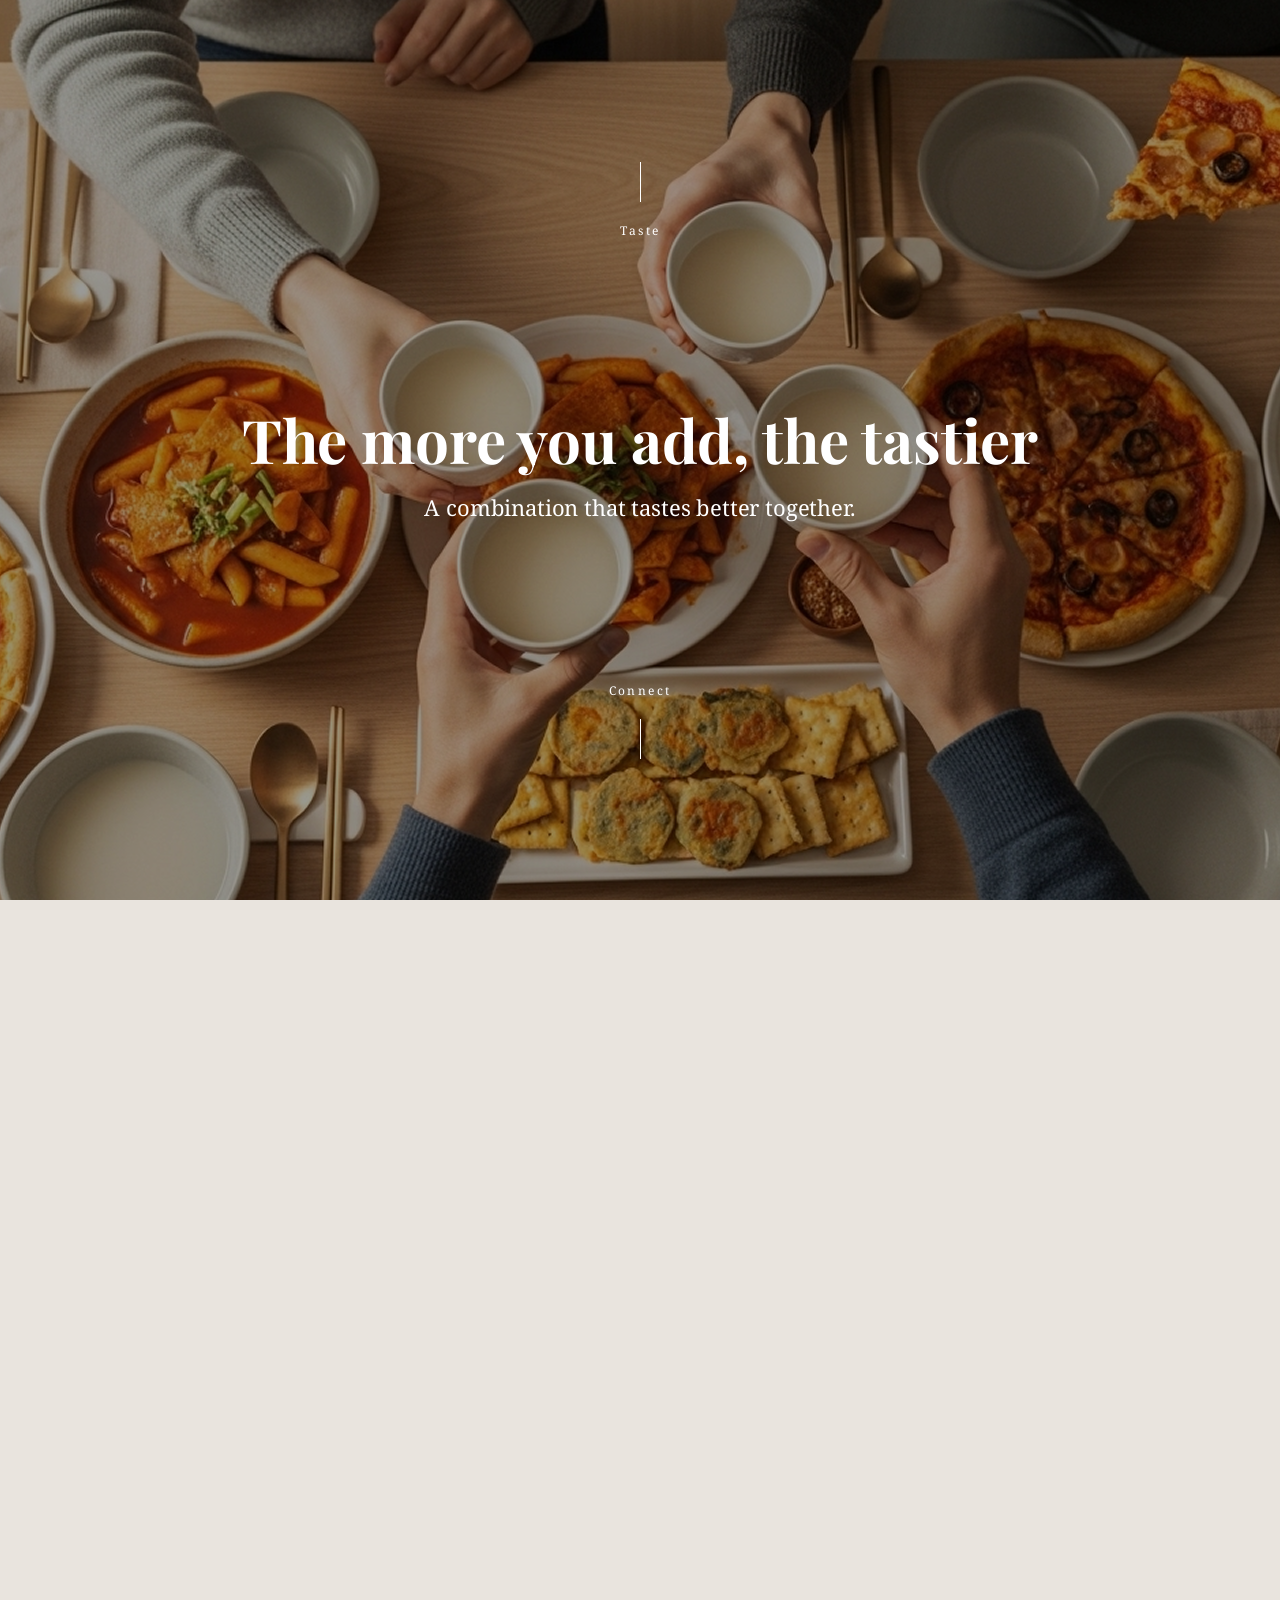
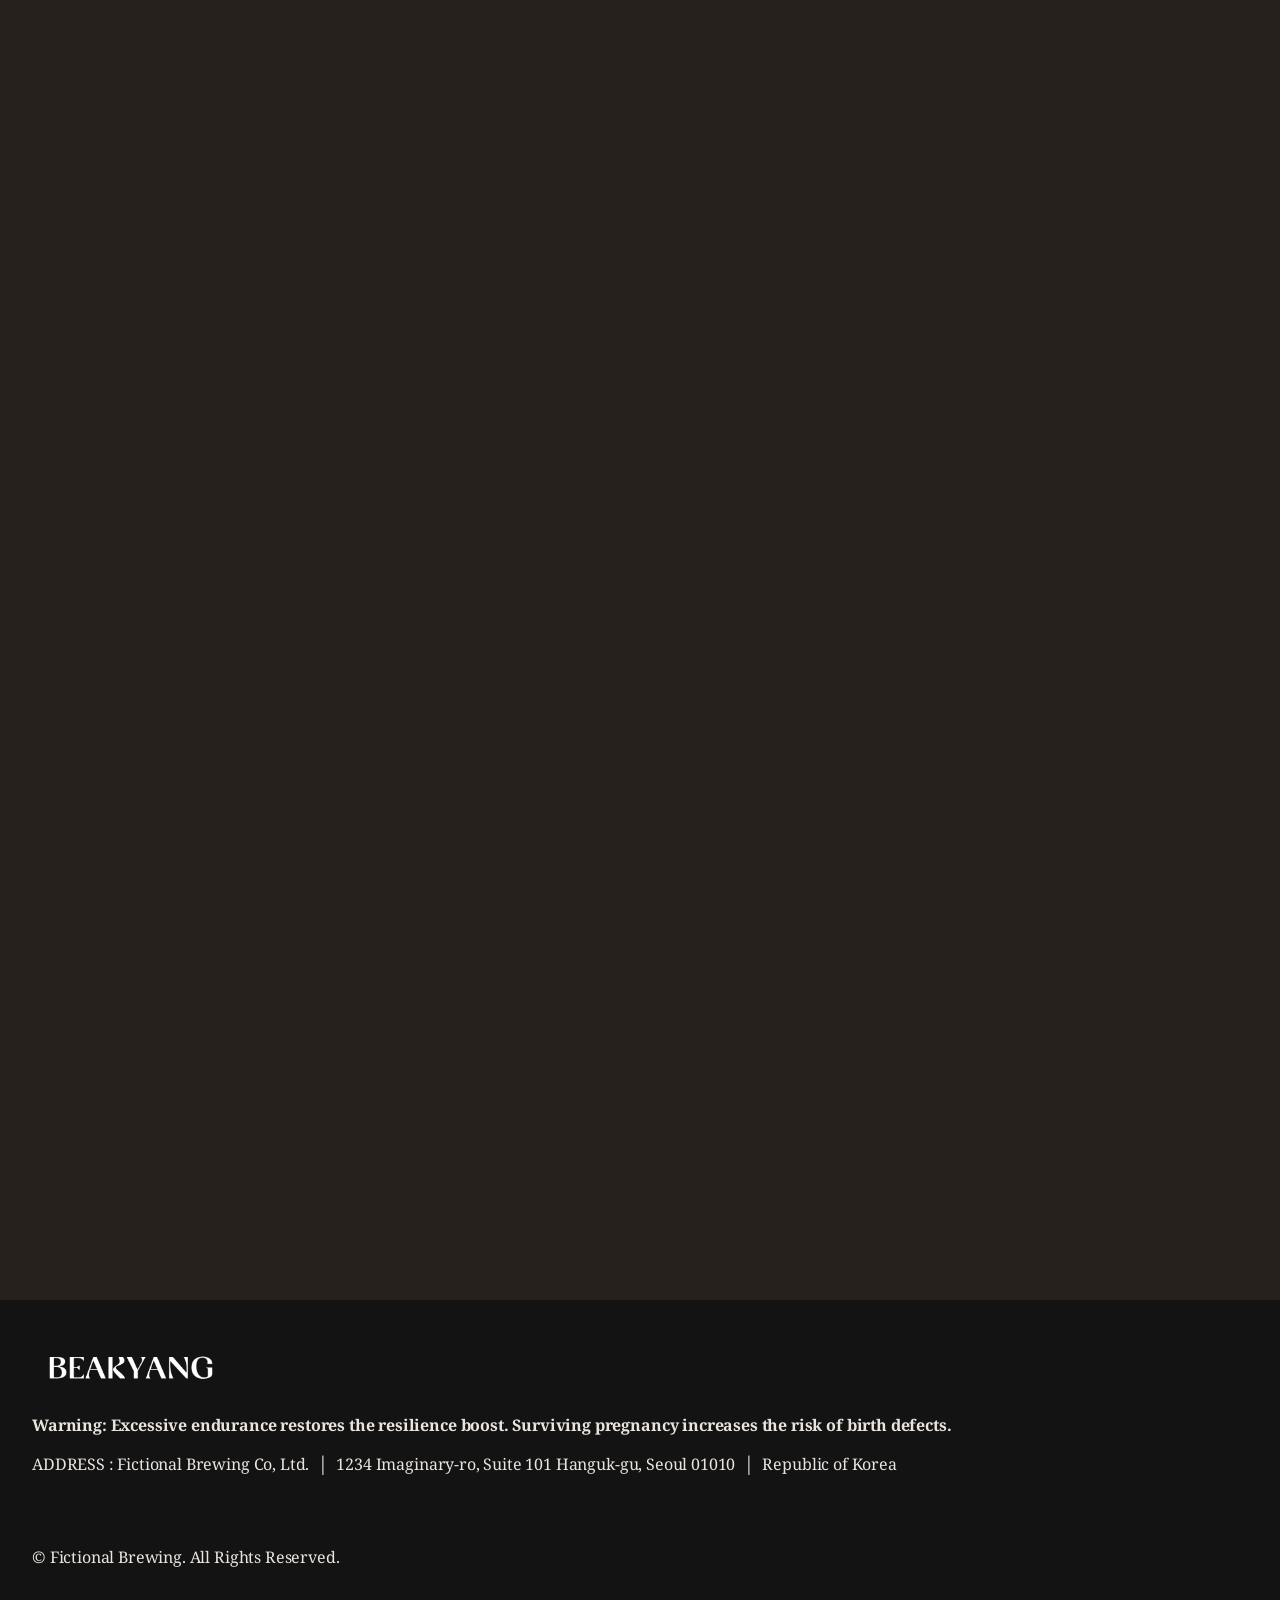
<file: GUIDE.html>
<!DOCTYPE html>
<html lang="en">
<head>
    <meta charset="UTF-8">
    <meta name="viewport" content="width=device-width, initial-scale=1.0">
    <title>BEAKYANG</title>
     <meta name="keywords" content="makgeolli, rice-wine, sool, korea-wine">
    <meta name="description" content="This is a site introducing Makgeolli, a traditional Korean alcoholic beverage.">
    <meta name="author" content="BEAKYANG">
    <meta name="robots" content="index, follow">
    <link rel="canonical" href="https://beakyang.netlify.app/GUIDE">
    <!-- Favicon -->
    <link rel="icon" type="image/x-icon" href="https://beakyang.netlify.app/assets/images/favicon 1.png">
    <link rel="icon" type="image/png" sizes="32x32" href="/favicon-32x32.png">
    <link rel="apple-touch-icon" sizes="180x180" href="/apple-touch-icon.png">
    <link rel="icon" type="image/png" sizes="192x192" href="/android-chrome-192x192.png">
    <link rel="icon" type="image/png" sizes="512x512" href="/android-chrome-512x512.png">

    <!-- 기본 OG 이미지 -->
    <meta property="og:title" content="BEAKYANG">
    <meta property="og:image" content="https://beakyang.netlify.app/assets/images/og 1.png">
    <meta property="og:url" content="https://beakyang.netlify.app/GUIDE">
    <meta property="og:image:alt" content="BEAKYANG LOGO">
    <meta property="og:type" content="website">
    <meta property="og:site_name" content="BEAKYANG">

    <!-- 서치콘솔 -->
     <meta name="google-site-verification" content="MIz0iu6QgcIclenldUeWBmYOTqq2RQmMsiqyjmRXGnk" />

     <!-- 서치어드바이저 -->
      <meta name="naver-site-verification" content="1c8434788defe4709b2fe88bcefc210eb52c6e00" />

    <!-- Twitter Card -->
    <meta name="twitter:card" content="BEAKYANG" />
    <meta name="twitter:title" content="BEAKYANG" />
    <meta name="twitter:description" content="This is a site introducing Makgeolli, a traditional Korean alcoholic beverage." />
    <meta name="twitter:image" content="https://beakyang.netlify.app/GUIDE" />

    <!-- font -->
    <link rel="preconnect" href="https://fonts.googleapis.com">
    <link rel="preconnect" href="https://fonts.gstatic.com" crossorigin>
    <link
        href="https://fonts.googleapis.com/css2?family=Inter:ital,opsz,wght@0,14..32,100..900;1,14..32,100..900&family=Noto+Serif:ital,wght@0,100..900;1,100..900&family=Playfair+Display:ital,wght@0,400..900;1,400..900&display=swap"
        rel="stylesheet">
    <!-- aos -->
    <link rel="stylesheet" href="./assets/css/aos.css">
    <!-- swiper -->
     <link rel="stylesheet" href="./assets/css/swiper-bundle.min.css">
    <!-- style -->
    <link rel="stylesheet" href="./assets/css/GUIDE-style.css">
</head>
<body>
    <!-- header -->
    <header class="header">
        <!-- pc -->
        <div class="pc py-40 container d-flex">
                <h1 class="header__logo">
                    <a href="/">
                        <img src="./assets/images/LOGO_wh.png" alt="header logo">
                    </a>
                </h1>
                <nav class="header__nav">
                    <ul class="header__menu-list d-flex gap-70">
                        <li class="header__menu">
                            <a href="/">HOME</a>
                        </li>
                        <li class="header__menu">
                            <a href="./MAKGEOLLI.html">MAKGEOLLI</a>
                        </li>
                        <li class="header__menu line">
                            <a href="./GUIDE.html">GUIDE</a>
                        </li>
                        <li class="header__menu">
                            <a href="./EXPERIENCE.html">EXPERIENCE</a>
                        </li>
                    </ul>
                </nav>
        </div>
            <!-- ta/mo -->
            <div class="header__mo-menu">
                <div class="container py-16">
                    <div class="header__mo-logo-wrap d-flex">
                        <h2 class="header__mo-logo">
                            <a href="/">
                                <img src="./assets/images/LOGO_wh.png" alt="mo-logo">
                            </a>
                        </h2>
                        <button class="mo-menu-btn">
                            <svg width="33" height="22" viewBox="0 0 33 22" fill="none" xmlns="http://www.w3.org/2000/svg">
                                <path d="M1.83334 22C1.31389 22 0.878784 21.824 0.528006 21.472C0.177229 21.12 0.00122854 20.6849 6.32183e-06 20.1666C-0.0012159 19.6484 0.174784 19.2133 0.528006 18.8613C0.881228 18.5093 1.31634 18.3333 1.83334 18.3333H31.1667C31.6861 18.3333 32.1218 18.5093 32.4738 18.8613C32.8258 19.2133 33.0012 19.6484 33 20.1666C32.9988 20.6849 32.8228 21.1206 32.472 21.4738C32.1212 21.827 31.6861 22.0024 31.1667 22H1.83334ZM1.83334 12.8333C1.31389 12.8333 0.878784 12.6573 0.528006 12.3053C0.177229 11.9533 0.00122854 11.5182 6.32183e-06 11C-0.0012159 10.4818 0.174784 10.0467 0.528006 9.69466C0.881228 9.34266 1.31634 9.16666 1.83334 9.16666H31.1667C31.6861 9.16666 32.1218 9.34266 32.4738 9.69466C32.8258 10.0467 33.0012 10.4818 33 11C32.9988 11.5182 32.8228 11.9539 32.472 12.3072C32.1212 12.6604 31.6861 12.8358 31.1667 12.8333H1.83334ZM1.83334 3.66666C1.31389 3.66666 0.878784 3.49066 0.528006 3.13866C0.177229 2.78666 0.00122854 2.35155 6.32183e-06 1.83333C-0.0012159 1.31511 0.174784 0.879999 0.528006 0.528C0.881228 0.176 1.31634 0 1.83334 0H31.1667C31.6861 0 32.1218 0.176 32.4738 0.528C32.8258 0.879999 33.0012 1.31511 33 1.83333C32.9988 2.35155 32.8228 2.78727 32.472 3.1405C32.1212 3.49372 31.6861 3.66911 31.1667 3.66666H1.83334Z" fill="#F1F4F6"/>
                            </svg>
                        </button>
                    </div>
                    <nav class="header__mo-nav">
                        <div class="header__mo-logo-wrap d-flex py-16 container">
                            <h2 class="header__mo-logo">
                                <a href="/">
                                    <img src="./assets/images/LOGO_wh.png" alt="mo-logo">
                                </a>
                            </h2>
                            <button class="mo-close-btn">
                                <svg width="20" height="20" viewBox="0 0 20 20" fill="none" xmlns="http://www.w3.org/2000/svg">
                                    <path fill-rule="evenodd" clip-rule="evenodd" d="M9.85302 12.5055L16.4818 19.1343C16.8335 19.486 17.3106 19.6836 17.808 19.6836C18.3055 19.6836 18.7825 19.486 19.1343 19.1343C19.486 18.7825 19.6836 18.3055 19.6836 17.808C19.6836 17.3106 19.486 16.8335 19.1343 16.4818L12.503 9.85304L19.133 3.22429C19.3071 3.05013 19.4452 2.84338 19.5394 2.61585C19.6335 2.38832 19.682 2.14448 19.6819 1.89823C19.6819 1.65198 19.6333 1.40815 19.539 1.18067C19.4447 0.953185 19.3066 0.746502 19.1324 0.572418C18.9582 0.398334 18.7515 0.26026 18.524 0.166078C18.2964 0.0718962 18.0526 0.0234512 17.8063 0.0235092C17.5601 0.0235673 17.3163 0.0721269 17.0888 0.166416C16.8613 0.260705 16.6546 0.398878 16.4805 0.573043L9.85302 7.20179L3.22427 0.573043C3.05139 0.393882 2.84456 0.250944 2.61585 0.152571C2.38714 0.0541979 2.14113 0.00235861 1.89217 7.86297e-05C1.64321 -0.00220135 1.39629 0.0451232 1.16582 0.139291C0.935343 0.233459 0.725931 0.372585 0.5498 0.54855C0.373669 0.724515 0.234346 0.933796 0.139961 1.16418C0.0455755 1.39457 -0.00198195 1.64144 6.3271e-05 1.8904C0.00210849 2.13936 0.0537152 2.38542 0.151873 2.61423C0.25003 2.84303 0.392773 3.05 0.571771 3.22304L7.20302 9.85304L0.573021 16.483C0.394023 16.6561 0.251281 16.8631 0.153123 17.0919C0.0549657 17.3207 0.0033584 17.5667 0.00131318 17.8157C-0.000732041 18.0646 0.0468254 18.3115 0.141211 18.5419C0.235596 18.7723 0.374919 18.9816 0.55105 19.1575C0.727181 19.3335 0.936593 19.4726 1.16707 19.5668C1.39754 19.661 1.64446 19.7083 1.89342 19.706C2.14238 19.7037 2.38839 19.6519 2.6171 19.5535C2.84581 19.4551 3.05264 19.3122 3.22552 19.133L9.85302 12.5055Z" fill="white"/>
                                </svg>
                            </button>
                        </div>
                        <ul class="header__mo-menu-list container body-24 body-18 d-flex gap-60">
                            <li class="header__mo-menu">
                                <a href="/">HOME</a>
                            </li>
                            <li class="header__mo-menu">
                                <a href="./MAKGEOLLI.html">MAKGEOLLI</a>
                            </li>
                            <li class="header__mo-menu line">
                                <a href="./GUIDE.html">GUIDE</a>
                            </li>
                            <li class="header__mo-menu">
                                <a href="./EXPERIENCE.html">EXPERIENCE</a>
                            </li>
                        </ul>
                    </nav>
                </div>
            </div>
    </header>

    <main>
        <!-- kv -->
        <section class="userkv">
            <div class="container userkv-container">
                <div class="userkv__sub-content" data-aos="fade-up"
                data-aos-duration="1000">
                    <div class="userkv__content">
                        <div class="sub-content-line"></div>
                        <p class="body-12 ls-20">Taste</p>
                    </div>
                    <div class="userkv__text-wrap">
                        <h2 class="title-60">The more you add, the tastier</h2>
                        <p class="body-22">A combination that tastes better together.</p>
                    </div>
                    <div class="userkv__content">
                        <p class="body-12 ls-20">Connect</p>
                        <div class="sub-content-line"></div>
                    </div>
                </div>
            </div>
        </section>

        <!-- guide -->
        <section class="guide sec-py100">
            <div class="container">
                <h2 class="title-50 pb-60" data-aos="fade-up"
                data-aos-duration="1000">How to Drink Makgeolli</h2>
                <div class="guide__content d-flex gap-40" data-aos="fade-up"
                data-aos-duration="1000">
                    <div class="guide__text-wrap">
                        <ul class="guide__list">
                            <li class="d-flex gap-34">
                                <span class="num">01.</span>
                                <p class="body-18">Gently shake the bottle until the sediment at the bottom is fully mixed.</p>
                            </li>
                            <li class="d-flex gap-34">
                                <span class="num">02.</span>
                                <p class="body-18">Never open the bottle immediately after shaking.</p>
                            </li>
                            <li class="d-flex gap-34">
                                <span class="num">03.</span>
                                <p class="body-18">Before opening, press the top of the bottle (just below the cap) about 10 times with both thumbs.</p>
                            </li>
                            <li class="d-flex gap-34">
                                <span class="num">04.</span>
                                <p class="body-18">Slowly and carefully loosen the cap.</p>
                            </li>
                            <li class="d-flex gap-34">
                                <span class="num">05.</span>
                                <p class="body-18">If the pressure feels too strong, tighten the cap and repeat Step 3.</p>
                            </li>
                            <li class="d-flex gap-34">
                                <span class="num">06.</span>
                                <p class="body-18">Once the pressure has reduced, open and enjoy your makgeolli without it overflowing.</p>
                            </li>
                        </ul>
                        <p class="body-14 pt-20 fs-italic">! When you press the bottle, air escapes little by little through the cap, reducing the carbonation pressure inside.</p>
                    </div>
                    <div class="guide__video-wrap">
                        <iframe src="https://www.youtube.com/embed/TnHwnfkjZio?si=kRjqnIlaA-LL_xg-" title="YouTube video player" frameborder="0" allow="accelerometer; autoplay; clipboard-write; encrypted-media; gyroscope; picture-in-picture; web-share" referrerpolicy="strict-origin-when-cross-origin" allowfullscreen></iframe>
                    </div>
                </div>
            </div>
        </section>

        <!-- best -->
        <section class="best sec-py100">
            <div class="container">
                    <div class="best__title-wrap pb-30" data-aos="fade-up"
                data-aos-duration="1000">
                        <h2 class="title-50">Best Makgeolli</h2>
                    </div>
                    <div class="best-tab-wrap d-flex" data-aos="fade-up"
                data-aos-duration="1000">
                        <ul class="best-tab body-22 d-flex gap-16">
                            <li class="type-on"><a href="">Classic</a></li>
                            <li><a href="">Premium</a></li>
                        </ul>
                    </div>
                    <div class="best-list pt-60" data-aos="fade-up"
                data-aos-duration="1000">
                        <!-- classic -->
                        <div class="best-classic">
                            <div class="btn-mo">
                                <div class="d-flex gap-12">
                                    <button class="swiper-button-prev best-classic-prev">
                                        <svg width="44" height="44" viewBox="0 0 44 44" fill="none" xmlns="http://www.w3.org/2000/svg">
                                            <rect x="44" y="44" width="44" height="44" rx="22" transform="rotate(-180 44 44)" fill="#74724C"/>
                                            <g clip-path="url(#clip0_950_544)">
                                            <path d="M26.4774 33.4777C26.8118 33.1432 26.9997 32.6896 26.9997 32.2166C26.9997 31.7436 26.8118 31.2899 26.4774 30.9554L17.6481 22.1261L26.4774 13.2968C26.7921 12.9587 26.9634 12.5118 26.9553 12.05C26.9471 11.5882 26.7602 11.1476 26.4338 10.8208C26.1074 10.4941 25.667 10.3066 25.2052 10.298C24.7434 10.2894 24.2963 10.4602 23.9579 10.7745L13.8661 20.8636C13.5316 21.1981 13.3438 21.6517 13.3438 22.1247C13.3438 22.5977 13.5316 23.0513 13.8661 23.3858L23.9551 33.4777C24.2896 33.8121 24.7433 34 25.2163 34C25.6893 34 26.1429 33.8121 26.4774 33.4777Z" fill="white"/>
                                            </g>
                                            <defs>
                                            <clipPath id="clip0_950_544">
                                            <rect width="23.7023" height="13.6559" fill="white" transform="translate(13.3438 34) rotate(-90)"/>
                                            </clipPath>
                                            </defs>
                                        </svg>
                                    </button>
                                    <button class="swiper-button-next best-classic-next">
                                        <svg width="44" height="44" viewBox="0 0 44 44" fill="none" xmlns="http://www.w3.org/2000/svg">
                                            <rect width="44" height="44" rx="22" fill="#74724C"/>
                                            <g clip-path="url(#clip0_950_547)">
                                            <path d="M17.5226 10.5223C17.1882 10.8568 17.0003 11.3104 17.0003 11.7834C17.0003 12.2564 17.1882 12.7101 17.5226 13.0446L26.3519 21.8739L17.5226 30.7032C17.2079 31.0413 17.0366 31.4882 17.0447 31.95C17.0529 32.4118 17.2398 32.8524 17.5662 33.1792C17.8926 33.506 18.333 33.6934 18.7948 33.702C19.2566 33.7106 19.7037 33.5398 20.0421 33.2255L30.1339 23.1364C30.4684 22.8019 30.6562 22.3483 30.6562 21.8753C30.6562 21.4023 30.4684 20.9487 30.1339 20.6142L20.0449 10.5223C19.7104 10.1879 19.2567 10 18.7837 10C18.3107 10 17.8571 10.1879 17.5226 10.5223Z" fill="white"/>
                                            </g>
                                            <defs>
                                            <clipPath id="clip0_950_547">
                                            <rect width="23.7023" height="13.6559" fill="white" transform="translate(30.6562 10) rotate(90)"/>
                                            </clipPath>
                                            </defs>
                                        </svg>
                                    </button>
                                </div>
                            </div>
                            <div class="best-classic-swiper swiper">
                                <ul class="best-classic-card-list swiper-wrapper">
                                    <li class="best-card swiper-slide d-flex gap-40">
                                        <div class="best-card__img">
                                            <img src="./assets/images/best_img01.png" alt="느린마을 막걸리">
                                            <p class="sources pt-2">©Baesangmyun Brewery</p>
                                        </div>
                                        <div class="best-card__text">
                                            <p class="label body-20">Best</p>
                                            <h3 class="title-30 pt-8">Neulin maeul makgeolli</h3>
                                            <p class="body-18 pt-16">
                                                Neulinma-eul makgeolli is a uniquely crafted rice wine whose flavor evolves with aging, 
                                                allowing you to enjoy it according to your personal taste.
                                            </p>
                                            <p class="fw-bold pt-60">6% ABV</p>
                                            <ul class="best-card__rating-list pt-18">
                                                <li class="best-card__rating d-flex gap-16">
                                                    <span class="best-card__taste body-16 fw-bold">Sweetness</span>
                                                    <div class="best-card__stars">
                                                        <div class="star is-active"></div>
                                                        <div class="star is-active"></div>
                                                        <div class="star is-active"></div>
                                                        <div class="star is-active"></div>
                                                        <div class="star"></div>
                                                    </div>
                                                </li>
                                                <li class="best-card__rating d-flex gap-16 pt-2">
                                                    <span class="best-card__taste body-16 fw-bold">Sparkling</span>
                                                    <div class="best-card__stars">
                                                        <div class="star is-active"></div>
                                                        <div class="star is-active"></div>
                                                        <div class="star"></div>
                                                        <div class="star"></div>
                                                        <div class="star"></div>
                                                    </div>
                                                </li>
                                                <li class="best-card__rating d-flex gap-16">
                                                    <span class="best-card__taste body-16 fw-bold pt-2">Acidity</span>
                                                    <div class="best-card__stars">
                                                        <div class="star is-active"></div>
                                                        <div class="star"></div>
                                                        <div class="star"></div>
                                                        <div class="star"></div>
                                                        <div class="star"></div>
                                                    </div>
                                                </li>
                                            </ul>
                                        </div>
                                    </li>
                                    <li class="best-card swiper-slide d-flex gap-40">
                                        <div class="best-card__img">
                                            <img src="./assets/images/best_img02.png" alt="장수생막걸리">
                                            <p class="sources pt-2">©SEOULJANGSOO</p>
                                        </div>
                                        <div class="best-card__text">
                                            <p class="label body-20">Best</p>
                                            <h3 class="title-30 pt-6">Jangsu Fresh Makgeolli</h3>
                                            <p class="body-18 pt-16">
                                                With its refreshing carbonation and clean finish, Jangsu Fresh Makgeolli is one of Korea’s
                                                most popular and easy-to-enjoy rice wines.
                                            </p>
                                            <p class="fw-bold pt-60">6% ABV</p>
                                            <ul class="best-card__rating-list pt-18">
                                                <li class="best-card__rating d-flex gap-16">
                                                    <span class="best-card__taste body-16 fw-bold">Sweetness</span>
                                                    <div class="best-card__stars">
                                                        <div class="star is-active"></div>
                                                        <div class="star is-active"></div>
                                                        <div class="star is-active"></div>
                                                        <div class="star"></div>
                                                        <div class="star"></div>
                                                    </div>
                                                </li>
                                                <li class="best-card__rating d-flex gap-16 pt-2">
                                                    <span class="best-card__taste body-16 fw-bold">Sparkling</span>
                                                    <div class="best-card__stars">
                                                        <div class="star is-active"></div>
                                                        <div class="star is-active"></div>
                                                        <div class="star"></div>
                                                        <div class="star"></div>
                                                        <div class="star"></div>
                                                    </div>
                                                </li>
                                                <li class="best-card__rating d-flex gap-16 pt-2">
                                                    <span class="best-card__taste body-16 fw-bold">Acidity</span>
                                                    <div class="best-card__stars">
                                                        <div class="star is-active"></div>
                                                        <div class="star"></div>
                                                        <div class="star"></div>
                                                        <div class="star"></div>
                                                        <div class="star"></div>
                                                    </div>
                                                </li>
                                            </ul>
                                        </div>
                                    </li>
                                    <li class="best-card swiper-slide d-flex gap-40">
                                        <div class="best-card__img">
                                            <img src="./assets/images/best_img03.png" alt="지평생막걸리">
                                            <p class="sources pt-2">©JIPYEONGBREWERY</p>
                                        </div>
                                        <div class="best-card__text">
                                            <p class="label body-20">Best</p>
                                            <h3 class="title-30 pt-8">Jiphyeon Fresh makgeolli</h3>
                                            <p class="body-18 pt-16">
                                                Light in alcohol yet rich in harmony, Jipyeong Fresh Makgeolli blends subtle sweetness
                                                with a crisp, clean finish.
                                            </p>
                                            <p class="fw-bold pt-60">5% ABV</p>
                                            <ul class="best-card__rating-list pt-18">
                                                <li class="best-card__rating d-flex gap-16">
                                                    <span class="best-card__taste body-16 fw-bold">Sweetness</span>
                                                    <div class="best-card__stars">
                                                        <div class="star is-active"></div>
                                                        <div class="star is-active"></div>
                                                        <div class="star is-active"></div>
                                                        <div class="star is-active"></div>
                                                        <div class="star"></div>
                                                    </div>
                                                </li>
                                                <li class="best-card__rating d-flex gap-16 pt-2">
                                                    <span class="best-card__taste body-16 fw-bold">Sparkling</span>
                                                    <div class="best-card__stars">
                                                        <div class="star is-active"></div>
                                                        <div class="star is-active"></div>
                                                        <div class="star"></div>
                                                        <div class="star"></div>
                                                        <div class="star"></div>
                                                    </div>
                                                </li>
                                                <li class="best-card__rating d-flex gap-16 pt-2">
                                                    <span class="best-card__taste body-16 fw-bold">Acidity</span>
                                                    <div class="best-card__stars">
                                                        <div class="star is-active"></div>
                                                        <div class="star"></div>
                                                        <div class="star"></div>
                                                        <div class="star"></div>
                                                        <div class="star"></div>
                                                    </div>
                                                </li>
                                            </ul>
                                        </div>
                                    </li>
                                    <li class="best-card swiper-slide d-flex gap-40">
                                        <div class="best-card__img">
                                            <img src="./assets/images/best_img04.png" alt="국순당생막걸리">
                                            <p class="sources pt-2">©KOOGSOONDANG BREWERY</p>
                                        </div>
                                        <div class="best-card__text">
                                            <p class="label body-20">Best</p>
                                            <h3 class="title-30 pt-8">Kooksoondang Fresh makgeolli</h3>
                                            <p class="body-18 pt-16">
                                                With its gentle, easy-drinking profile, Guksundang Fresh Makgeolli pairs beautifully with 
                                                hearty, oil-rich foods.
                                            </p>
                                            <p class="fw-bold pt-60">6% ABV</p>
                                            <ul class="best-card__rating-list pt-18">
                                                <li class="best-card__rating d-flex gap-16">
                                                    <span class="best-card__taste body-16 fw-bold">Sweetness</span>
                                                    <div class="best-card__stars">
                                                        <div class="star is-active"></div>
                                                        <div class="star is-active"></div>
                                                        <div class="star is-active"></div>
                                                        <div class="star is-active"></div>
                                                        <div class="star"></div>
                                                    </div>
                                                </li>
                                                <li class="best-card__rating d-flex gap-16 pt-2">
                                                    <span class="best-card__taste body-16 fw-bold">Sparkling</span>
                                                    <div class="best-card__stars">
                                                        <div class="star is-active"></div>
                                                        <div class="star is-active"></div>
                                                        <div class="star"></div>
                                                        <div class="star"></div>
                                                        <div class="star"></div>
                                                    </div>
                                                </li>
                                                <li class="best-card__rating d-flex gap-16 pt-2">
                                                    <span class="best-card__taste body-16 fw-bold">Acidity</span>
                                                    <div class="best-card__stars">
                                                        <div class="star is-active"></div>
                                                        <div class="star is-active"></div>
                                                        <div class="star is-active"></div>
                                                        <div class="star"></div>
                                                        <div class="star"></div>
                                                    </div>
                                                </li>
                                            </ul>
                                        </div>
                                    </li>
                                    <li class="best-card swiper-slide d-flex gap-40">
                                        <div class="best-card__img">
                                            <img src="./assets/images/best_img05.png" alt="달빛유자막걸리">
                                            <p class="sources pt-2">©FOODIERAMI NAVER BLOG</p>
                                        </div>
                                        <div class="best-card__text">
                                            <p class="label body-20">Best</p>
                                            <h3 class="title-30 pt-8">Dalbichyuja makgeolli</h3>
                                            <p class="body-18 pt-16">
                                                Dalbityuja Makgeolli features a bright citrus aroma of yuja, offering a refreshing and
                                                naturally vibrant taste without aspartame.
                                            </p>
                                            <p class="fw-bold pt-60">6% ABV</p>
                                            <ul class="best-card__rating-list pt-18">
                                                <li class="best-card__rating d-flex gap-16">
                                                    <span class="best-card__taste body-16 fw-bold">Sweetness</span>
                                                    <div class="best-card__stars">
                                                        <div class="star is-active"></div>
                                                        <div class="star is-active"></div>
                                                        <div class="star is-active"></div>
                                                        <div class="star is-active"></div>
                                                        <div class="star"></div>
                                                    </div>
                                                </li>
                                                <li class="best-card__rating d-flex gap-16 pt-2">
                                                    <span class="best-card__taste body-16 fw-bold">Sparkling</span>
                                                    <div class="best-card__stars">
                                                        <div class="star is-active"></div>
                                                        <div class="star"></div>
                                                        <div class="star"></div>
                                                        <div class="star"></div>
                                                        <div class="star"></div>
                                                    </div>
                                                </li>
                                                <li class="best-card__rating d-flex gap-16 pt-2">
                                                    <span class="best-card__taste body-16 fw-bold">Acidity</span>
                                                    <div class="best-card__stars">
                                                        <div class="star is-active"></div>
                                                        <div class="star is-active"></div>
                                                        <div class="star is-active"></div>
                                                        <div class="star"></div>
                                                        <div class="star"></div>
                                                    </div>
                                                </li>
                                            </ul>
                                        </div>
                                    </li>
                                </ul>
                            </div>
                        </div>
                        <div class="best-premium">
                            <div class="btn-mo">
                                <div class="d-flex gap-12">
                                    <button class="swiper-button-prev best-premium-prev">
                                        <svg width="36" height="36" viewBox="0 0 44 44" fill="none" xmlns="http://www.w3.org/2000/svg">
                                            <rect x="44" y="44" width="44" height="44" rx="22" transform="rotate(-180 44 44)" fill="#74724C"/>
                                            <g clip-path="url(#clip0_950_544)">
                                            <path d="M26.4774 33.4777C26.8118 33.1432 26.9997 32.6896 26.9997 32.2166C26.9997 31.7436 26.8118 31.2899 26.4774 30.9554L17.6481 22.1261L26.4774 13.2968C26.7921 12.9587 26.9634 12.5118 26.9553 12.05C26.9471 11.5882 26.7602 11.1476 26.4338 10.8208C26.1074 10.4941 25.667 10.3066 25.2052 10.298C24.7434 10.2894 24.2963 10.4602 23.9579 10.7745L13.8661 20.8636C13.5316 21.1981 13.3438 21.6517 13.3438 22.1247C13.3438 22.5977 13.5316 23.0513 13.8661 23.3858L23.9551 33.4777C24.2896 33.8121 24.7433 34 25.2163 34C25.6893 34 26.1429 33.8121 26.4774 33.4777Z" fill="white"/>
                                            </g>
                                            <defs>
                                            <clipPath id="clip0_950_544">
                                            <rect width="23.7023" height="13.6559" fill="white" transform="translate(13.3438 34) rotate(-90)"/>
                                            </clipPath>
                                            </defs>
                                        </svg>
                                    </button>
                                    <button class="swiper-button-next best-premium-next">
                                        <svg width="36" height="36" viewBox="0 0 44 44" fill="none" xmlns="http://www.w3.org/2000/svg">
                                            <rect width="44" height="44" rx="22" fill="#74724C"/>
                                            <g clip-path="url(#clip0_950_547)">
                                            <path d="M17.5226 10.5223C17.1882 10.8568 17.0003 11.3104 17.0003 11.7834C17.0003 12.2564 17.1882 12.7101 17.5226 13.0446L26.3519 21.8739L17.5226 30.7032C17.2079 31.0413 17.0366 31.4882 17.0447 31.95C17.0529 32.4118 17.2398 32.8524 17.5662 33.1792C17.8926 33.506 18.333 33.6934 18.7948 33.702C19.2566 33.7106 19.7037 33.5398 20.0421 33.2255L30.1339 23.1364C30.4684 22.8019 30.6562 22.3483 30.6562 21.8753C30.6562 21.4023 30.4684 20.9487 30.1339 20.6142L20.0449 10.5223C19.7104 10.1879 19.2567 10 18.7837 10C18.3107 10 17.8571 10.1879 17.5226 10.5223Z" fill="white"/>
                                            </g>
                                            <defs>
                                            <clipPath id="clip0_950_547">
                                            <rect width="23.7023" height="13.6559" fill="white" transform="translate(30.6562 10) rotate(90)"/>
                                            </clipPath>
                                            </defs>
                                        </svg>
                                    </button>
                                </div>
                            </div>
                            <div class="best-premium-swiper swiper">
                                <ul class="best-premium-card-list swiper-wrapper">
                                    <li class="best-card swiper-slide d-flex gap-40">
                                        <div class="best-card__img">
                                            <img src="./assets/images/best_img06.png" alt="담은">
                                            <p class="sources pt-2">©sooldamhwaa</p>
                                        </div>
                                        <div class="best-card__text">
                                            <p class="label body-20">Best</p>
                                            <h3 class="title-30 pt-8">Dameun</h3>
                                            <p class="body-18 pt-16">
                                                Dameun Makgeolli highlights the rich natural sweetness of rice, offering an exceptionally
                                                smooth texture that almost feels like drinking milk, with minimal carbonation.
                                            </p>
                                            <p class="fw-bold pt-60">6.5% ABV</p>
                                            <ul class="best-card__rating-list pt-18">
                                                <li class="best-card__rating d-flex gap-16">
                                                    <span class="best-card__taste body-16 fw-bold">Sweetness</span>
                                                    <div class="best-card__stars">
                                                        <div class="star is-active"></div>
                                                        <div class="star is-active"></div>
                                                        <div class="star is-active"></div>
                                                        <div class="star is-active"></div>
                                                        <div class="star"></div>
                                                    </div>
                                                </li>
                                                <li class="best-card__rating d-flex gap-16 pt-2">
                                                    <span class="best-card__taste body-16 fw-bold ">Sparkling</span>
                                                    <div class="best-card__stars">
                                                        <div class="star"></div>
                                                        <div class="star"></div>
                                                        <div class="star"></div>
                                                        <div class="star"></div>
                                                        <div class="star"></div>
                                                    </div>
                                                </li>
                                                <li class="best-card__rating d-flex gap-16 pt-2">
                                                    <span class="best-card__taste body-16 fw-bold">Acidity</span>
                                                    <div class="best-card__stars">
                                                        <div class="star is-active"></div>
                                                        <div class="star is-active"></div>
                                                        <div class="star"></div>
                                                        <div class="star"></div>
                                                        <div class="star"></div>
                                                    </div>
                                                </li>
                                            </ul>
                                        </div>
                                    </li>
                                    <li class="best-card swiper-slide d-flex gap-40">
                                        <div class="best-card__img">
                                            <img src="./assets/images/best_img07.png" alt="오희 스파클링막걸리">
                                            <p class="sources pt-2">©sooldamhwaa</p>
                                        </div>
                                        <div class="best-card__text">
                                            <p class="label body-20">Best</p>
                                            <h3 class="title-30 pt-6">Ohi Sparkling Makgeolli</h3>
                                            <p class="body-18 pt-16">
                                                Ohi Sparkling Makgeolli combines champagne-like effervescence with the bright, tangy
                                                notes of omija, creating a refreshingly vibrant finish. 
                                            </p>
                                            <p class="fw-bold pt-60">8.5% ABV</p>
                                            <ul class="best-card__rating-list pt-18">
                                                <li class="best-card__rating d-flex gap-16">
                                                    <span class="best-card__taste body-16 fw-bold">Sweetness</span>
                                                    <div class="best-card__stars">
                                                        <div class="star is-active"></div>
                                                        <div class="star is-active"></div>
                                                        <div class="star is-active"></div>
                                                        <div class="star is-active"></div>
                                                        <div class="star"></div>
                                                    </div>
                                                </li>
                                                <li class="best-card__rating d-flex gap-16 pt-2">
                                                    <span class="best-card__taste body-16 fw-bold">Sparkling</span>
                                                    <div class="best-card__stars">
                                                        <div class="star is-active"></div>
                                                        <div class="star is-active"></div>
                                                        <div class="star is-active"></div>
                                                        <div class="star is-active"></div>
                                                        <div class="star is-active"></div>
                                                    </div>
                                                </li>
                                                <li class="best-card__rating d-flex gap-16 pt-2">
                                                    <span class="best-card__taste body-16 fw-bold">Acidity</span>
                                                    <div class="best-card__stars">
                                                        <div class="star is-active"></div>
                                                        <div class="star is-active"></div>
                                                        <div class="star is-active"></div>
                                                        <div class="star is-active"></div>
                                                        <div class="star"></div>
                                                    </div>
                                                </li>
                                            </ul>
                                        </div>
                                    </li>
                                    <li class="best-card swiper-slide d-flex gap-40">
                                        <div class="best-card__img">
                                            <img src="./assets/images/best_img08.jpg" alt="문삼이공 잣">
                                            <p class="sources pt-2">©mamasfarm</p>
                                        </div>
                                        <div class="best-card__text">
                                            <p class="label body-20">Best</p>
                                            <h3 class="title-30 pt-8">Moon320 pine nut</h3>
                                            <p class="body-18 pt-16">
                                                Moon320 Pine Nut Makgeolli offers a harmonious blend of sweet, tangy, and nutty flavors,
                                                highlighted by the rich aroma of pine nuts.
                                            </p>
                                            <p class="fw-bold pt-60">12% ABV</p>
                                            <ul class="best-card__rating-list pt-18">
                                                <li class="best-card__rating d-flex gap-16">
                                                    <span class="best-card__taste body-16 fw-bold">Sweetness</span>
                                                    <div class="best-card__stars">
                                                        <div class="star is-active"></div>
                                                        <div class="star is-active"></div>
                                                        <div class="star is-active"></div>
                                                        <div class="star is-active"></div>
                                                        <div class="star"></div>
                                                    </div>
                                                </li>
                                                <li class="best-card__rating d-flex gap-16 pt-2">
                                                    <span class="best-card__taste body-16 fw-bold">Sparkling</span>
                                                    <div class="best-card__stars">
                                                        <div class="star"></div>
                                                        <div class="star"></div>
                                                        <div class="star"></div>
                                                        <div class="star"></div>
                                                        <div class="star"></div>
                                                    </div>
                                                </li>
                                                <li class="best-card__rating d-flex gap-16">
                                                    <span class="best-card__taste body-16 fw-bold pt-2">Acidity</span>
                                                    <div class="best-card__stars">
                                                        <div class="star is-active"></div>
                                                        <div class="star is-active"></div>
                                                        <div class="star is-active"></div>
                                                        <div class="star"></div>
                                                        <div class="star"></div>
                                                    </div>
                                                </li>
                                            </ul>
                                        </div>
                                    </li>
                                    <li class="best-card swiper-slide d-flex gap-40">
                                        <div class="best-card__img">
                                            <img src="./assets/images/best_img09.jpg" alt="포그막10">
                                            <p class="sources pt-2">©DALSEONG JUJO</p>
                                        </div>
                                        <div class="best-card__text">
                                            <p class="label body-20">Best</p>
                                            <h3 class="title-30 pt-8">Fogmag 10</h3>
                                            <p class="body-18 pt-16">
                                                With its vibrant sweet-and-sour bouquet and creamy, yogurt-like body, Fogmag 10
                                                leaves a smooth, nutty finish.
                                            </p>
                                            <p class="fw-bold pt-60">10% ABV</p>
                                            <ul class="best-card__rating-list pt-18">
                                                <li class="best-card__rating d-flex gap-16">
                                                    <span class="best-card__taste body-16 fw-bold">Sweetness</span>
                                                    <div class="best-card__stars">
                                                        <div class="star is-active"></div>
                                                        <div class="star is-active"></div>
                                                        <div class="star is-active"></div>
                                                        <div class="star is-active"></div>
                                                        <div class="star"></div>
                                                    </div>
                                                </li>
                                                <li class="best-card__rating d-flex gap-16 pt-2">
                                                    <span class="best-card__taste body-16 fw-bold mt-2">Sparkling</span>
                                                    <div class="best-card__stars">
                                                        <div class="star"></div>
                                                        <div class="star"></div>
                                                        <div class="star"></div>
                                                        <div class="star"></div>
                                                        <div class="star"></div>
                                                    </div>
                                                </li>
                                                <li class="best-card__rating d-flex gap-16 pt-2">
                                                    <span class="best-card__taste body-16 fw-bold mt-2">Acidity</span>
                                                    <div class="best-card__stars">
                                                        <div class="star is-active"></div>
                                                        <div class="star is-active"></div>
                                                        <div class="star is-active"></div>
                                                        <div class="star is-active"></div>
                                                        <div class="star"></div>
                                                    </div>
                                                </li>
                                            </ul>
                                        </div>
                                    </li>
                                    <li class="best-card swiper-slide d-flex gap-40">
                                        <div class="best-card__img">
                                            <img src="./assets/images/best_img10.png" alt="해창막걸리 9도">
                                            <p class="sources pt-2">©sooldamhwa</p>
                                        </div>
                                        <div class="best-card__text">
                                            <p class="label body-20">Best</p>
                                            <h3 class="title-30 pt-8">Haechang Makgeolli</h3>
                                            <p class="body-18 pt-16">
                                                Haechang Makgeolli offers a refreshing sweetness and bright acidity reminiscent of Korean 
                                                melon, finishing with the nutty richness of rice.
                                            </p>
                                            <p class="fw-bold pt-60">9% ABV</p>
                                            <ul class="best-card__rating-list pt-18">
                                                <li class="best-card__rating d-flex gap-16">
                                                    <span class="best-card__taste body-16 fw-bold">Sweetness</span>
                                                    <div class="best-card__stars">
                                                        <div class="star is-active"></div>
                                                        <div class="star is-active"></div>
                                                        <div class="star"></div>
                                                        <div class="star"></div>
                                                        <div class="star"></div>
                                                    </div>
                                                </li>
                                                <li class="best-card__rating d-flex gap-16 pt-2">
                                                    <span class="best-card__taste body-16 fw-bold">Sparkling</span>
                                                    <div class="best-card__stars">
                                                        <div class="star"></div>
                                                        <div class="star"></div>
                                                        <div class="star"></div>
                                                        <div class="star"></div>
                                                        <div class="star"></div>
                                                    </div>
                                                </li>
                                                <li class="best-card__rating d-flex gap-16 pt-2">
                                                    <span class="best-card__taste body-16 fw-bold">Acidity</span>
                                                    <div class="best-card__stars">
                                                        <div class="star is-active"></div>
                                                        <div class="star is-active"></div>
                                                        <div class="star is-active"></div>
                                                        <div class="star"></div>
                                                        <div class="star"></div>
                                                    </div>
                                                </li>
                                            </ul>
                                        </div>
                                    </li>
                                </ul>
                            </div>
                        </div>
                    </div>
        </section>

        <!-- pairing -->
        <section class="pairing sec-py100">
            <div class="container">
                <div class="pairing__title-wrap" data-aos="fade-up"
                data-aos-duration="1000">
                    <h2 class="title-50">pairing</h2>
                </div>
                <div class="pairing-tab-wrap pt-30" data-aos="fade-up"
                data-aos-duration="1000">
                        <ul class="pairing-tab body-22 d-flex gap-16">
                            <li class="pairing-on"><a href="javascript:void(0)">Food</a></li>
                            <li><a href="javascript:void(0)">Drink</a></li>
                        </ul>
                </div>
                <div class="pairing-list pt-60" data-aos="fade-up"
                data-aos-duration="1000">
                        <!-- food -->
                        <div class="pairing-food">
                            <div class="btn-mo">
                                <div class="d-flex gap-12">
                                    <button class="swiper-button-prev pairing-food-prev">
                                        <svg width="44" height="44" viewBox="0 0 36 36" fill="none" xmlns="http://www.w3.org/2000/svg">
                                        <rect x="36" y="36" width="36" height="36" rx="18" transform="rotate(-180 36 36)" fill="#F6EEDF"/>
                                        <g clip-path="url(#clip0_1101_34)">
                                        <path d="M20.6175 25.6175C20.8624 25.3726 21 25.0404 21 24.694C21 24.3477 20.8624 24.0155 20.6175 23.7705L14.152 17.305L20.6175 10.8394C20.848 10.5919 20.9734 10.2646 20.9675 9.92641C20.9615 9.58826 20.8246 9.26559 20.5856 9.02631C20.3466 8.78703 20.0241 8.64978 19.6859 8.64346C19.3478 8.63713 19.0204 8.76221 18.7726 8.99239L11.3825 16.3804C11.1376 16.6254 11 16.9576 11 17.3039C11 17.6503 11.1376 17.9825 11.3825 18.2274L18.7705 25.6175C19.0155 25.8624 19.3477 26 19.694 26C20.0404 26 20.3726 25.8624 20.6175 25.6175Z" fill="#26211D"/>
                                        </g>
                                        <defs>
                                        <clipPath id="clip0_1101_34">
                                        <rect width="17.3568" height="10" fill="white" transform="translate(11 26) rotate(-90)"/>
                                        </clipPath>
                                        </defs>
                                        </svg>
                                    </button>
                                    <button class="swiper-button-next pairing-food-next">
                                    <svg width="44" height="44" viewBox="0 0 36 36" fill="none" xmlns="http://www.w3.org/2000/svg">
                                        <rect width="36" height="36" rx="18" fill="#F6EEDF"/>
                                        <g clip-path="url(#clip0_1101_37)">
                                        <path d="M15.3825 9.70278C15.1376 9.94773 15 10.2799 15 10.6263C15 10.9727 15.1376 11.3048 15.3825 11.5498L21.848 18.0154L15.3825 24.4809C15.152 24.7285 15.0266 25.0557 15.0325 25.3939C15.0385 25.7321 15.1754 26.0547 15.4144 26.294C15.6534 26.5333 15.9759 26.6705 16.3141 26.6769C16.6522 26.6832 16.9796 26.5581 17.2274 26.3279L24.6175 18.9399C24.8624 18.6949 25 18.3627 25 18.0164C25 17.67 24.8624 17.3378 24.6175 17.0929L17.2295 9.70278C16.9845 9.45789 16.6523 9.32031 16.306 9.32031C15.9596 9.32031 15.6274 9.45789 15.3825 9.70278Z" fill="#26211D"/>
                                        </g>
                                        <defs>
                                        <clipPath id="clip0_1101_37">
                                        <rect width="17.3568" height="10" fill="white" transform="translate(25 9.32031) rotate(90)"/>
                                        </clipPath>
                                        </defs>
                                        </svg>
                                    </button>
                                </div>
                            </div>
                            <div class="food-card-swiper swiper">
                                <ul class="food-card-list swiper-wrapper">
                                    <li class="food-card swiper-slide">
                                        <div class="food-card__img-wrap">
                                            <img src="./assets/images/food_img1.png" alt="Buchimgae">
                                        </div>
                                        <div class="food-card__text">
                                            <h3 class="title-30">Buchimgae</h3>
                                            <p class="body-18 pt-20">
                                                A crispy Korean pancake that pairs perfectly with makgeolli, a beloved combination Koreans crave on rainy days.
                                            </p>
                                            <div class="label-icon">
                                                <svg width="18" height="18" viewBox="0 0 18 18" fill="none" xmlns="http://www.w3.org/2000/svg">
                                                    <path d="M2.22256 18H0V10.4824H2.22256V18Z" fill="white"/>
                                                    <path d="M7.86643 0C8.07496 0 8.28144 0.0579044 8.44607 0.177022C8.71748 0.372907 8.86211 0.66952 8.84566 0.984375L8.58327 6.23548H17.2094C17.6978 6.52401 18 7.01206 18 7.51765C17.9998 7.95417 17.8016 8.36749 17.4615 8.65588L16.8613 9.15882L17.242 9.83051C17.3677 10.052 17.4338 10.301 17.4324 10.5535C17.4323 10.9901 17.234 11.4059 16.8939 11.6917L16.2936 12.1947L16.6744 12.8664C16.8 13.0878 16.8662 13.3369 16.8647 13.5893C16.8647 14.0261 16.6665 14.4417 16.3262 14.7276L15.726 15.2305L16.1067 15.9022C16.2323 16.1236 16.2968 16.3728 16.2954 16.6252C16.2954 17.218 15.934 17.7531 15.3744 17.9967H3.97866V10.3963L6.70884 0.853676C6.77931 0.609392 6.93058 0.394036 7.13929 0.23989C7.34815 0.0856729 7.60343 0.00175443 7.86643 0Z" fill="white"/>
                                                </svg>
                                                <p class="body-16">Recommend</p>
                                            </div>
                                            <p class="body-18 pt-12">Jangsu, Haechang</p>
                                        </div>
                                    </li>
                                    <li class="food-card swiper-slide">
                                        <div class="food-card__img-wrap">
                                            <img src="./assets/images/food_img2.png" alt="Tteokbokki">
                                        </div>
                                        <div class="food-card__text">
                                            <h3 class="title-30">Tteokbokki</h3>
                                            <p class="body-18 pt-20">
                                                Chewy rice cakes in a sweet and spicy sauce, a flavorful street food favorite that pairs surprisingly well with makgeolli.
                                            </p>
                                            <div class="label-icon">
                                                <svg width="18" height="18" viewBox="0 0 18 18" fill="none" xmlns="http://www.w3.org/2000/svg">
                                                    <path d="M2.22256 18H0V10.4824H2.22256V18Z" fill="white"/>
                                                    <path d="M7.86643 0C8.07496 0 8.28144 0.0579044 8.44607 0.177022C8.71748 0.372907 8.86211 0.66952 8.84566 0.984375L8.58327 6.23548H17.2094C17.6978 6.52401 18 7.01206 18 7.51765C17.9998 7.95417 17.8016 8.36749 17.4615 8.65588L16.8613 9.15882L17.242 9.83051C17.3677 10.052 17.4338 10.301 17.4324 10.5535C17.4323 10.9901 17.234 11.4059 16.8939 11.6917L16.2936 12.1947L16.6744 12.8664C16.8 13.0878 16.8662 13.3369 16.8647 13.5893C16.8647 14.0261 16.6665 14.4417 16.3262 14.7276L15.726 15.2305L16.1067 15.9022C16.2323 16.1236 16.2968 16.3728 16.2954 16.6252C16.2954 17.218 15.934 17.7531 15.3744 17.9967H3.97866V10.3963L6.70884 0.853676C6.77931 0.609392 6.93058 0.394036 7.13929 0.23989C7.34815 0.0856729 7.60343 0.00175443 7.86643 0Z" fill="white"/>
                                                </svg>
                                                <p class="body-16">Recommend</p>
                                            </div>
                                            <p class="body-18 pt-12">Jiphyeon , Dalbityuja, Dameun</p>
                                        </div>
                                    </li>
                                    <li class="food-card swiper-slide">
                                        <div class="food-card__img-wrap">
                                            <img src="./assets/images/food_img3.png" alt="Bossam">
                                        </div>
                                        <div class="food-card__text">
                                            <h3 class="title-30">Bossam</h3>
                                            <p class="body-18 pt-20">
                                                Succulent boiled pork served with crisp greens and condiments, a classic Korean pairing that complements the smooth depth of makgeolli.
                                            </p>
                                            <div class="label-icon">
                                                <svg width="18" height="18" viewBox="0 0 18 18" fill="none" xmlns="http://www.w3.org/2000/svg">
                                                    <path d="M2.22256 18H0V10.4824H2.22256V18Z" fill="white"/>
                                                    <path d="M7.86643 0C8.07496 0 8.28144 0.0579044 8.44607 0.177022C8.71748 0.372907 8.86211 0.66952 8.84566 0.984375L8.58327 6.23548H17.2094C17.6978 6.52401 18 7.01206 18 7.51765C17.9998 7.95417 17.8016 8.36749 17.4615 8.65588L16.8613 9.15882L17.242 9.83051C17.3677 10.052 17.4338 10.301 17.4324 10.5535C17.4323 10.9901 17.234 11.4059 16.8939 11.6917L16.2936 12.1947L16.6744 12.8664C16.8 13.0878 16.8662 13.3369 16.8647 13.5893C16.8647 14.0261 16.6665 14.4417 16.3262 14.7276L15.726 15.2305L16.1067 15.9022C16.2323 16.1236 16.2968 16.3728 16.2954 16.6252C16.2954 17.218 15.934 17.7531 15.3744 17.9967H3.97866V10.3963L6.70884 0.853676C6.77931 0.609392 6.93058 0.394036 7.13929 0.23989C7.34815 0.0856729 7.60343 0.00175443 7.86643 0Z" fill="white"/>
                                                </svg>
                                                <p class="body-16">Recommend</p>
                                            </div>
                                            <p class="body-18 pt-12">Kooksoondang , Neulin maeul, Jangsu</p>
                                        </div>
                                    </li>
                                    <li class="food-card swiper-slide">
                                        <div class="food-card__img-wrap">
                                            <img src="./assets/images/food_img4.png" alt="Clam soup">
                                        </div>
                                        <div class="food-card__text">
                                            <h3 class="title-30">Clam soup</h3>
                                            <p class="body-18 pt-20">
                                                A delicate clam broth simmered with fresh seafood, offering a soothing and savory contrast to the mellow sweetness of makgeolli.
                                            </p>
                                            <div class="label-icon">
                                                <svg width="18" height="18" viewBox="0 0 18 18" fill="none" xmlns="http://www.w3.org/2000/svg">
                                                    <path d="M2.22256 18H0V10.4824H2.22256V18Z" fill="white"/>
                                                    <path d="M7.86643 0C8.07496 0 8.28144 0.0579044 8.44607 0.177022C8.71748 0.372907 8.86211 0.66952 8.84566 0.984375L8.58327 6.23548H17.2094C17.6978 6.52401 18 7.01206 18 7.51765C17.9998 7.95417 17.8016 8.36749 17.4615 8.65588L16.8613 9.15882L17.242 9.83051C17.3677 10.052 17.4338 10.301 17.4324 10.5535C17.4323 10.9901 17.234 11.4059 16.8939 11.6917L16.2936 12.1947L16.6744 12.8664C16.8 13.0878 16.8662 13.3369 16.8647 13.5893C16.8647 14.0261 16.6665 14.4417 16.3262 14.7276L15.726 15.2305L16.1067 15.9022C16.2323 16.1236 16.2968 16.3728 16.2954 16.6252C16.2954 17.218 15.934 17.7531 15.3744 17.9967H3.97866V10.3963L6.70884 0.853676C6.77931 0.609392 6.93058 0.394036 7.13929 0.23989C7.34815 0.0856729 7.60343 0.00175443 7.86643 0Z" fill="white"/>
                                                </svg>
                                                <p class="body-16">Recommend</p>
                                            </div>
                                            <p class="body-18 pt-12">Ohi</p>
                                        </div>
                                    </li>
                                    <li class="food-card swiper-slide">
                                        <div class="food-card__img-wrap">
                                            <img src="./assets/images/food_img5.png" alt="Cracker">
                                        </div>
                                        <div class="food-card__text">
                                            <h3 class="title-30">Cracker</h3>
                                            <p class="body-18 pt-20">
                                                Light and crispy crackers that offer a simple, subtle bite—perfect for letting the smooth, milky flavor of makgeolli shine.
                                            </p>
                                            <div class="label-icon">
                                                <svg width="18" height="18" viewBox="0 0 18 18" fill="none" xmlns="http://www.w3.org/2000/svg">
                                                    <path d="M2.22256 18H0V10.4824H2.22256V18Z" fill="white"/>
                                                    <path d="M7.86643 0C8.07496 0 8.28144 0.0579044 8.44607 0.177022C8.71748 0.372907 8.86211 0.66952 8.84566 0.984375L8.58327 6.23548H17.2094C17.6978 6.52401 18 7.01206 18 7.51765C17.9998 7.95417 17.8016 8.36749 17.4615 8.65588L16.8613 9.15882L17.242 9.83051C17.3677 10.052 17.4338 10.301 17.4324 10.5535C17.4323 10.9901 17.234 11.4059 16.8939 11.6917L16.2936 12.1947L16.6744 12.8664C16.8 13.0878 16.8662 13.3369 16.8647 13.5893C16.8647 14.0261 16.6665 14.4417 16.3262 14.7276L15.726 15.2305L16.1067 15.9022C16.2323 16.1236 16.2968 16.3728 16.2954 16.6252C16.2954 17.218 15.934 17.7531 15.3744 17.9967H3.97866V10.3963L6.70884 0.853676C6.77931 0.609392 6.93058 0.394036 7.13929 0.23989C7.34815 0.0856729 7.60343 0.00175443 7.86643 0Z" fill="white"/>
                                                </svg>
                                                <p class="body-16">Recommend</p>
                                            </div>
                                            <p class="body-18 pt-12">Fogmag 10</p>
                                        </div>
                                    </li>
                                    <li class="food-card swiper-slide">
                                        <div class="food-card__img-wrap">
                                            <img src="./assets/images/food_img6.png" alt="Pizza">
                                        </div>
                                        <div class="food-card__text">
                                            <h3 class="title-30">Pizza</h3>
                                            <p class="body-18 pt-20">
                                                A cheesy, savory pizza whose rich flavors create an unexpectedly delicious harmony with the smooth, slightly sweet taste of makgeolli.
                                            </p>
                                            <div class="label-icon">
                                                <svg width="18" height="18" viewBox="0 0 18 18" fill="none" xmlns="http://www.w3.org/2000/svg">
                                                    <path d="M2.22256 18H0V10.4824H2.22256V18Z" fill="white"/>
                                                    <path d="M7.86643 0C8.07496 0 8.28144 0.0579044 8.44607 0.177022C8.71748 0.372907 8.86211 0.66952 8.84566 0.984375L8.58327 6.23548H17.2094C17.6978 6.52401 18 7.01206 18 7.51765C17.9998 7.95417 17.8016 8.36749 17.4615 8.65588L16.8613 9.15882L17.242 9.83051C17.3677 10.052 17.4338 10.301 17.4324 10.5535C17.4323 10.9901 17.234 11.4059 16.8939 11.6917L16.2936 12.1947L16.6744 12.8664C16.8 13.0878 16.8662 13.3369 16.8647 13.5893C16.8647 14.0261 16.6665 14.4417 16.3262 14.7276L15.726 15.2305L16.1067 15.9022C16.2323 16.1236 16.2968 16.3728 16.2954 16.6252C16.2954 17.218 15.934 17.7531 15.3744 17.9967H3.97866V10.3963L6.70884 0.853676C6.77931 0.609392 6.93058 0.394036 7.13929 0.23989C7.34815 0.0856729 7.60343 0.00175443 7.86643 0Z" fill="white"/>
                                                </svg>
                                                <p class="body-16">Recommend</p>
                                            </div>
                                            <p class="body-18 pt-12">Ohi, Dalbityuja</p>
                                        </div>
                                    </li>
                                </ul>
                            </div>
                        </div>
                        <!-- drink -->
                        <div class="pairing-drink">
                            <div class="btn-mo">
                                <div class="d-flex gap-12">
                                    <button class="swiper-button-prev pairing-drink-prev">
                                        <svg width="44" height="44" viewBox="0 0 36 36" fill="none" xmlns="http://www.w3.org/2000/svg">
                                        <rect x="36" y="36" width="36" height="36" rx="18" transform="rotate(-180 36 36)" fill="#F6EEDF"/>
                                        <g clip-path="url(#clip0_1101_34)">
                                        <path d="M20.6175 25.6175C20.8624 25.3726 21 25.0404 21 24.694C21 24.3477 20.8624 24.0155 20.6175 23.7705L14.152 17.305L20.6175 10.8394C20.848 10.5919 20.9734 10.2646 20.9675 9.92641C20.9615 9.58826 20.8246 9.26559 20.5856 9.02631C20.3466 8.78703 20.0241 8.64978 19.6859 8.64346C19.3478 8.63713 19.0204 8.76221 18.7726 8.99239L11.3825 16.3804C11.1376 16.6254 11 16.9576 11 17.3039C11 17.6503 11.1376 17.9825 11.3825 18.2274L18.7705 25.6175C19.0155 25.8624 19.3477 26 19.694 26C20.0404 26 20.3726 25.8624 20.6175 25.6175Z" fill="#26211D"/>
                                        </g>
                                        <defs>
                                        <clipPath id="clip0_1101_34">
                                        <rect width="17.3568" height="10" fill="white" transform="translate(11 26) rotate(-90)"/>
                                        </clipPath>
                                        </defs>
                                        </svg>
                                    </button>
                                    <button class="swiper-button-next pairing-drink-next">
                                    <svg width="44" height="44" viewBox="0 0 36 36" fill="none" xmlns="http://www.w3.org/2000/svg">
                                        <rect width="36" height="36" rx="18" fill="#F6EEDF"/>
                                        <g clip-path="url(#clip0_1101_37)">
                                        <path d="M15.3825 9.70278C15.1376 9.94773 15 10.2799 15 10.6263C15 10.9727 15.1376 11.3048 15.3825 11.5498L21.848 18.0154L15.3825 24.4809C15.152 24.7285 15.0266 25.0557 15.0325 25.3939C15.0385 25.7321 15.1754 26.0547 15.4144 26.294C15.6534 26.5333 15.9759 26.6705 16.3141 26.6769C16.6522 26.6832 16.9796 26.5581 17.2274 26.3279L24.6175 18.9399C24.8624 18.6949 25 18.3627 25 18.0164C25 17.67 24.8624 17.3378 24.6175 17.0929L17.2295 9.70278C16.9845 9.45789 16.6523 9.32031 16.306 9.32031C15.9596 9.32031 15.6274 9.45789 15.3825 9.70278Z" fill="#26211D"/>
                                        </g>
                                        <defs>
                                        <clipPath id="clip0_1101_37">
                                        <rect width="17.3568" height="10" fill="white" transform="translate(25 9.32031) rotate(90)"/>
                                        </clipPath>
                                        </defs>
                                        </svg>
                                    </button>
                                </div>
                            </div>
                            <div class="drink-card-swiper swiper">
                                <ul class="drink-card-list swiper-wrapper">
                                    <li class="drink-card swiper-slide">
                                        <div class="d-flex gap-20">
                                            <div class="drink-card__img">
                                                <img src="./assets/images/drink_img01.png" alt="Makgeolli Watermelon Punch">
                                            </div>
                                            <div class="drink-card__text">
                                                <h4 class="title-25">Makgeolli Watermelon Punch</h4>
                                                <p class="body-18 pt-10">
                                                    Enjoy our refreshing fruit-filled makgeolli punch!
                                                </p>
                                                <p class="fs-italic body-18 pt-40">Ingredient</p>
                                                <ul class="pt-10">
                                                    <li>100ml Makgeolli</li>
                                                    <li>2 slices of watermelon</li>
                                                    <li>1/2 kiwi</li>
                                                    <li>50ml cider</li>
                                                </ul>
                                            </div>
                                        </div>
                                    </li>
                                    <li class="drink-card swiper-slide">
                                        <div class="d-flex gap-20">
                                            <div class="drink-card__img">
                                                <img src="./assets/images/drink_img02.png" alt="Mojito Makgeolli">
                                            </div>
                                            <div class="drink-card__text">
                                                <h4 class="title-25">Mojito Makgeolli</h4>
                                                <p class="body-18 pt-10">
                                                    A crisp makgeolli mojito with mint, citrus, and a hint of tropical rum.
                                                </p>
                                                <p class="fs-italic body-18 pt-40">Ingredient</p>
                                                <ul class="pt-10">
                                                    <li>
                                                        8-10 crushed apple mints
                                                    </li>
                                                    <li>
                                                    Half a lemon (juice only)
                                                    </li>
                                                    <li>
                                                        60ml Malibu rum
                                                    </li>
                                                    <li>
                                                        150ml clear makgeolli
                                                    </li>
                                                    <li>
                                                        200ml cider
                                                    </li>
                                                </ul>
                                            </div>
                                        </div>
                                    </li>
                                    <li class="drink-card swiper-slide">
                                        <div class="d-flex gap-20">
                                            <div class="drink-card__img">
                                                <img src="./assets/images/drink_img03.png" alt="Makgeolli Shake">
                                            </div>
                                            <div class="drink-card__text">
                                                <h4 class="title-25">Makgeolli Shake</h4>
                                                <p class="body-18 pt-10">
                                                    A sweet and creamy makgeolli cocktail with a milkshake vibe.
                                                </p>
                                                <p class="fs-italic body-18 pt-40">Ingredient</p>
                                                <ul class="pt-10">
                                                    <li>2 cups makgeolli</li>
                                                    <li>2 cups milk</li>
                                                    <li>1 cup condensed milk</li>
                                                    <li>1 ice cube</li>
                                                </ul>
                                            </div>
                                        </div>
                                    </li>
                                    <li class="drink-card swiper-slide">
                                        <div class="d-flex gap-20">
                                            <div class="drink-card__img">
                                                <img src="./assets/images/drink_img04.png" alt="Latte Makgeolli">
                                            </div>
                                            <div class="drink-card__text">
                                                <h4 class="title-25">Latte Makgeolli</h4>
                                                <p class="body-18 pt-10">
                                                    A creamy makgeolli cocktail with a bold espresso twist.
                                                </p>
                                                <p class="fs-italic body-18 pt-40">Ingredient</p>
                                                <ul class="pt-10">
                                                    <li>100ml Makgeolli</li>
                                                    <li>Espresso (to taste)</li>
                                                    <li>100ml Milk</li>
                                                    <li>3-4 tablespoons sugar</li>
                                                </ul>
                                            </div>
                                        </div>
                                    </li>
                                    <li class="drink-card swiper-slide">
                                        <div class="d-flex gap-20">
                                            <div class="drink-card__img">
                                                <img src="./assets/images/drink_img05.png" alt="Makgeolli Highball">
                                            </div>
                                            <div class="drink-card__text">
                                                <h4 class="title-25">Makgeolli Highball</h4>
                                                <p class="body-18 pt-10">
                                                    A sparkling makgeolli with a bright hint of lemon.
                                                </p>
                                                <p class="fs-italic body-18 pt-40">Ingredient</p>
                                                <ul class="pt-10">
                                                    <li>150ml Makgeolli</li>
                                                    <li>100ml sparkling water</li>
                                                    <li>As needed ice</li>
                                                    <li>Lemon slices</li>
                                                </ul>
                                            </div>
                                        </div>
                                    </li>
                                    <li class="drink-card swiper-slide">
                                        <div class="d-flex gap-20">
                                            <div class="drink-card__img">
                                                <img src="./assets/images/drink_img06.png" alt="Wine Makgeolli">
                                            </div>
                                            <div class="drink-card__text">
                                                <h4 class="title-25">Wine Makgeolli</h4>
                                                <p class="body-18 pt-10">
                                                    A rich blend of red wine and makgeolli with a smooth, fruity finish.
                                                </p>
                                                <p class="fs-italic body-18 pt-40">Ingredient</p>
                                                <ul class="pt-10">
                                                    <li>100ml Makgeolli</li>
                                                    <li>80ml Red Wine</li>
                                                </ul>
                                            </div>
                                        </div>
                                    </li>
                                </ul>
                            </div>
                        </div>
                    </div>
            </div>
        </section>
    </main>

    <!-- footer -->
    <footer class="footer py-50">
        <div class="container">
            <h2 class="footer__logo">
                <a href="/">
                    <img src="assets/images/LOGO_wh.png" alt="footer logo">
                </a>
            </h2>
            <div class="footer__content body-16">
                <p class="footer__warning fw-bold">Warning: Excessive endurance restores the resilience boost. Surviving
                    pregnancy increases the risk of birth defects.</p>
                <ul class="footer__content-list">
                    <li class="d-flex">
                        <p>ADDRESS : Fictional Brewing Co, Ltd.</p>
                        <p>1234 Imaginary-ro, Suite 101 Hanguk-gu, Seoul 01010</p>
                        <p>Republic of Korea</p>
                    </li>
                </ul>
                <p class="footer__copyright">© Fictional Brewing. All Rights Reserved.</p>
            </div>
        </div>
    </footer>

    <script src="./assets/js/jquery.min.js"></script>
    <!-- swiper -->
    <script src="./assets/js/swiper-bundle.min.js"></script>
    <script src="./assets/js/component.js"></script>
    <script src="./assets/js/header.js"></script>
    <script src="./assets/js/GUIDE.js"></script>
    <script src="./assets/js/aos.js"></script>
    <script>
        AOS.init();
    </script>
</body>
</html>
</file>
<file: assets/css/experience-style.css>
@charset "UTF-8";
body {
  font-family: "Noto Serif", serif;
  letter-spacing: -0.01em;
  font-size: 1rem;
  color: #26211d;
}

.title-60 {
  font-size: 3.75rem;
  font-family: "Playfair Display", serif;
}

.title-50 {
  font-size: 3.125rem;
  font-family: "Playfair Display", serif;
}

.title-44 {
  font-size: 2.75rem;
  font-family: "Playfair Display", serif;
}

.title-38 {
  font-size: 2.375rem;
  font-family: "Playfair Display", serif;
}

.title-32 {
  font-size: 2rem;
  font-family: "Playfair Display", serif;
}

.title-30 {
  font-size: 1.875rem;
  font-family: "Playfair Display", serif;
}

.title-25 {
  font-size: 1.5625rem;
  font-family: "Playfair Display", serif;
}

.body-32 {
  font-size: 2rem;
}

.body-30 {
  font-size: 1.875rem;
}

.body-26 {
  font-size: 1.625rem;
}

.body-24 {
  font-size: 1.5rem;
}

.body-22 {
  font-size: 1.375rem;
}

.body-20 {
  font-size: 1.25rem;
}

.body-18 {
  font-size: 1.125rem;
}

.body-16 {
  font-size: 1rem;
}

.body-17 {
  font-size: 1.0625rem;
}

.body-15 {
  font-size: 1.5rem;
}

.body-15 {
  font-size: 0.9375rem;
}

.body-14 {
  font-size: 0.875rem;
}

.body-12 {
  font-size: 0.75rem;
}

.link-16 {
  font-size: 1rem;
  text-decoration: underline;
}

.link-14 {
  font-size: 0.875rem;
  text-decoration: underline;
}

.sources {
  font-size: 0.75rem;
  font-family: "Inter", sans-serif;
  text-transform: uppercase;
}

.num {
  font-size: 2.875rem;
  font-weight: 700;
  font-family: "DM Serif Display", serif;
  color: #74724c;
}

.fw-bold {
  font-weight: bold;
}

.fw-medium {
  font-weight: 500;
}

.fs-italic {
  font-style: italic;
}

.ls-8 {
  letter-spacing: 0.08em;
}

.ls-m17 {
  letter-spacing: -0.17em;
}

.ls-20 {
  letter-spacing: 0.2em;
}

* {
  margin: 0;
  padding: 0;
  box-sizing: border-box;
}

li {
  list-style: none;
}

a {
  text-decoration: none;
  color: inherit;
}

button {
  cursor: pointer;
  border: none;
}

input, select, button {
  font-family: inherit;
  color: inherit;
}

fieldset {
  border: none;
}

.px-16 {
  padding-top: 1rem;
  padding-bottom: 1rem;
}

.py-60 {
  padding-top: 3.75rem;
  padding-bottom: 3.75rem;
}

.py-50 {
  padding-top: 3.125rem;
  padding-bottom: 3.125rem;
}

.py-46 {
  padding-top: 2.875rem;
  padding-bottom: 2.875rem;
}

.py-40 {
  padding-top: 2.5rem;
  padding-bottom: 2.5rem;
}

.py-30 {
  padding-top: 1.875rem;
  padding-bottom: 1.875rem;
}

.py-24 {
  padding-top: 1.5rem;
  padding-bottom: 1.5rem;
}

.py-20 {
  padding-top: 1.25rem;
  padding-bottom: 1.25rem;
}

.py-16 {
  padding-top: 1rem;
  padding-bottom: 1rem;
}

.py-12 {
  padding-top: 0.75rem;
  padding-bottom: 0.75rem;
}

.py-8 {
  padding-top: 0.5rem;
  padding-bottom: 0.5rem;
}

.py-6 {
  padding-top: 0.375rem;
  padding-bottom: 0.375rem;
}

.py-4 {
  padding-top: 0.25rem;
  padding-bottom: 0.25rem;
}

.py-2 {
  padding-top: 0.125rem;
  padding-bottom: 0.125rem;
}

.pt-60 {
  padding-top: 3.75rem;
}

.pt-46 {
  padding-top: 2.875rem;
}

.pt-40 {
  padding-top: 2.5rem;
}

.pt-30 {
  padding-top: 1.875rem;
}

.pt-24 {
  padding-top: 1.5rem;
}

.pt-20 {
  padding-top: 1.25rem;
}

.pt-18 {
  padding-top: 1.125rem;
}

.pt-16 {
  padding-top: 1rem;
}

.pt-12 {
  padding-top: 0.75rem;
}

.pt-10 {
  padding-top: 0.625rem;
}

.pt-8 {
  padding-top: 0.5rem;
}

.pt-6 {
  padding-top: 0.375rem;
}

.pt-4 {
  padding-top: 0.25rem;
}

.pt-2 {
  padding-top: 0.125rem;
}

.pb-60 {
  padding-bottom: 3.75rem;
}

.pb-46 {
  padding-bottom: 2.875rem;
}

.pb-40 {
  padding-bottom: 2.5rem;
}

.pb-30 {
  padding-bottom: 1.875rem;
}

.pb-24 {
  padding-bottom: 1.5rem;
}

.pb-20 {
  padding-bottom: 1.25rem;
}

.pb-16 {
  padding-bottom: 1rem;
}

.pb-12 {
  padding-bottom: 0.75rem;
}

.pb-10 {
  padding-bottom: 0.625rem;
}

.pb-8 {
  padding-bottom: 0.5rem;
}

.pb-6 {
  padding-bottom: 0.375rem;
}

.pb-4 {
  padding-bottom: 0.25rem;
}

.pb-2 {
  padding-bottom: 0.125rem;
}

.sec-py100 {
  padding-top: 6.25rem;
  padding-bottom: 6.25rem;
}

.d-flex {
  display: flex;
}

.gap-70 {
  gap: 4.375rem;
}

.gap-60 {
  gap: 3.75rem;
}

.gap-40 {
  gap: 2.5rem;
}

.gap-34 {
  gap: 2.125rem;
}

.gap-20 {
  gap: 1.25rem;
}

.gap-16 {
  gap: 1rem;
}

.gap-12 {
  gap: 0.75rem;
}

.gap-8 {
  gap: 0.5rem;
}

.gap-6 {
  gap: 0.375rem;
}

.gap-3 {
  gap: 0.1875rem;
}

.container {
  width: 100%;
  max-width: 99.5rem;
  margin: 0 auto;
  padding-right: 2rem;
  padding-left: 2rem;
}

@media (max-width: 768px) {
  .container {
    width: 100%;
    margin-right: 0;
    margin-left: 0;
    padding-right: 2rem;
    padding-left: 2rem;
  }
}
@media (max-width: 402px) {
  .container {
    width: 100%;
    margin-right: 0;
    margin-left: 0;
    padding-right: 1.25rem;
    padding-left: 1.25rem;
  }
  .sec-py100 {
    padding-top: 3.75rem;
    padding-bottom: 3.75rem;
  }
}
button {
  border: 0;
  background-color: transparent;
}

.header {
  width: 100%;
  position: fixed;
  top: 0;
  left: 0;
  background-color: transparent;
  color: #fff;
  z-index: 10;
  transition: transform 0.3s ease;
}
.header.hide {
  transform: translateY(-100%);
}
.header .scroll {
  background-color: #131313;
}
.header .pc.container.d-flex {
  width: 100%;
  justify-content: space-between;
  align-items: center;
}
.header__logo {
  width: 11.25rem;
  height: 1.875rem;
}
.header__logo a {
  display: block;
  width: 100%;
  height: 100%;
}
.header__logo a > img {
  display: block;
  width: 100%;
  height: 100%;
  -o-object-fit: cover;
     object-fit: cover;
}
.header__nav {
  width: 32.625rem;
  height: 1.5625rem;
}
.header__menu-list {
  width: 100%;
  height: 100%;
  justify-content: end;
}
.header__menu a {
  display: block;
  position: relative;
  padding-bottom: 0.125rem;
}
.header__menu a::before {
  content: "";
  position: absolute;
  background-color: #fff;
  height: 0.0625rem;
  width: 0;
  bottom: 0;
  transition: 0.3s;
}
.header__menu a:hover::before {
  width: 100%;
}
.header__mo-menu {
  display: none;
  width: 100%;
  background-color: transparent;
}
.header__mo-menu a {
  display: inline-block;
  position: relative;
  padding-bottom: 0.125rem;
}
.header__mo-menu a::before {
  content: "";
  position: absolute;
  background-color: #fff;
  height: 0.0625rem;
  width: 0;
  bottom: 0;
  transition: 0.3s;
}
.header__mo-menu a.active::before {
  width: 100%;
}
.header__mo-logo {
  width: 8.75rem;
}
.header__mo-logo a {
  display: block;
  width: 100%;
}
.header__mo-logo a > img {
  width: 100%;
  height: 100%;
  -o-object-fit: cover;
     object-fit: cover;
}
.header__mo-nav {
  position: fixed;
  top: 0;
  left: 0;
  width: 100%;
  height: 100vh;
  transform: translateX(100%);
  transition: transform 0.4s ease;
  background-color: #74724c;
  z-index: 12;
}
.header__mo-nav.is-open {
  transform: translateX(0);
}
.header__mo-logo-wrap.d-flex {
  justify-content: space-between;
  align-items: center;
  width: 100%;
}
.header__mo-menu-list.d-flex {
  flex-direction: column;
  margin-top: 10.75rem;
}
.header .mo-menu-btn {
  border: none;
  background-color: transparent;
}

.footer {
  background-color: #131313;
  color: #e9e4de;
}
.footer__logo {
  width: 12.375rem;
  height: 2.125rem;
  margin-bottom: 1.875rem;
}
.footer__logo a {
  display: block;
  width: 100%;
  height: 100%;
}
.footer__logo a > img {
  width: 100%;
  height: 100%;
  -o-object-fit: contain;
     object-fit: contain;
  -o-object-position: left center;
     object-position: left center;
}
.footer__content {
  display: flex;
  flex-direction: column;
  gap: 0.5rem;
}
.footer__warning {
  margin-bottom: 0.5rem;
}
.footer__content-list {
  display: flex;
  flex-direction: column;
  gap: 0.5rem;
}
.footer__content-list li {
  line-height: 1.6;
}
.footer__content-list .d-flex {
  align-items: center;
  flex-wrap: wrap;
}
.footer__content-list .d-flex p + p::before {
  content: "│";
  padding: 0 0.5rem;
}
.footer__copyright {
  margin-top: 3.75rem;
  color: #e9e4de;
  font-size: 1rem;
}

@media (max-width: 1280px) {
  .header .pc {
    padding-top: 1.25rem;
    padding-bottom: 1.25rem;
  }
  .header__menu-list.d-flex {
    gap: 2.5rem;
  }
}
@media (max-width: 768px) {
  .header {
    overflow: hidden;
  }
  .header .pc {
    display: none;
  }
  .header__mo-menu {
    display: block;
  }
  .footer {
    padding-top: 2.875rem;
    padding-bottom: 2.875rem;
  }
  .footer__logo {
    width: 9.625rem;
    height: auto;
    margin-bottom: 2rem;
  }
  .footer__content {
    gap: 0.75rem;
    font-size: 0.875rem;
  }
  .footer__warning {
    margin-bottom: 0.25rem;
    font-size: 0.875rem;
    line-height: 1.3;
  }
  .footer__content-list {
    gap: 0.5rem;
  }
  .footer__content-list li {
    line-height: 1.35;
  }
  .footer__content-list .d-flex {
    display: block;
  }
  .footer__content-list .d-flex p + p::before {
    content: none;
    padding: 0;
  }
  .footer__copyright {
    margin-top: 2.75rem;
    font-size: 0.875rem;
    line-height: 1.3;
  }
}
.type-card {
  position: relative;
  width: 100%;
}
.type-card__bg {
  width: 100%;
  height: 26.875rem;
  background-color: #fff;
  padding: 3.125rem 2.5rem;
  border-radius: 1.25rem;
  box-shadow: 0.1875rem 0.1875rem 0.5rem rgba(0, 0, 0, 0.2);
}
.type-card__content {
  width: 100%;
  display: flex;
  flex-direction: column;
  justify-content: space-between;
  gap: 5.3125rem;
  padding-right: 9.5rem;
}
.type-card__text {
  width: 100%;
}
.type-card__title {
  font-size: 1.875rem;
  font-weight: 700;
  margin-bottom: 1.25rem;
}
.type-card__desc {
  font-size: 1.25rem;
}
.type-card__info {
  width: 100%;
}
.type-card__abv {
  font-size: 1rem;
  font-weight: 700;
}
.type-card__mouthfeel {
  display: flex;
  justify-content: left;
  align-items: center;
  gap: 1rem;
  font-size: 1rem;
}
.type-card__label {
  font-weight: 700;
}
.type-card__rating {
  display: flex;
  justify-content: left;
  gap: 0.75rem;
}
.type-card__stars {
  display: flex;
  justify-content: space-between;
  align-items: center;
  gap: 0.1875rem;
}
.type-card__stars .star {
  width: 1.3125rem;
  height: 1.3125rem;
  background-image: url(../images/star_line_icon.svg);
  background-position: center;
  background-repeat: no-repeat;
  background-size: cover;
}
.type-card__stars .star.is-active {
  background-image: url(../images/star_icon.svg);
  background-position: center;
  background-repeat: no-repeat;
  background-size: cover;
}
.type-card__img-wrap {
  width: 9.375rem;
  position: absolute;
  bottom: 1.625rem;
  right: 2.5rem;
}
.type-card__img {
  width: 100%;
  height: 27.5rem;
}
.type-card__img img {
  width: 100%;
  height: 100%;
  -o-object-fit: contain;
     object-fit: contain;
  -o-object-position: center bottom;
     object-position: center bottom;
}
.type-card__source {
  font-size: 0.75rem;
  font-family: "Inter", sans-serif;
  margin-top: 0.125rem;
  color: #717171;
  text-align: center;
  word-break: keep-all;
}

@media (max-width: 1024px) {
  .type-card__bg {
    height: 100%;
    padding: 14.375rem 1.375rem 1.625rem;
    box-sizing: border-box;
  }
  .type-card__content {
    padding-right: 0;
    gap: 1.25rem;
  }
  .type-card__title {
    font-size: 1.5rem;
    margin-bottom: 0.75rem;
  }
  .type-card__desc {
    font-size: 0.8125rem;
    line-height: 1.45;
  }
  .type-card__abv {
    font-size: 0.8125rem;
  }
  .type-card__mouthfeel {
    font-size: 0.8125rem;
    gap: 0.375rem;
    flex-wrap: wrap;
  }
  .type-card__rating {
    gap: 0.5rem;
    flex-wrap: wrap;
    align-items: center;
  }
  .type-card__stars .star {
    width: 0.9375rem;
    height: 0.9375rem;
  }
  .type-card__img-wrap {
    width: 6.5rem;
    bottom: auto;
    right: auto;
    top: 0.875rem;
    left: 50%;
    transform: translateX(-50%);
  }
  .type-card__img {
    height: 13.25rem;
  }
  .type-card__source {
    font-size: 0.6875rem;
    line-height: 1.15;
    margin-top: 0.25rem;
  }
}
.best-list {
  width: 100%;
}
.best-card {
  width: 100%;
  padding: 1.25rem;
  border: 1px solid #594B3f;
  border-radius: 1.25rem;
  align-items: center;
  background-color: #fff;
}
.best-card__img {
  width: 100%;
  max-width: 32.5rem;
}
.best-card__img img {
  display: block;
  width: 100%;
  border-radius: 0.625rem;
  height: 21.875rem;
  -o-object-fit: cover;
     object-fit: cover;
}
.best-card__text {
  flex: 1;
}
.best-card__rating {
  width: 100%;
  max-width: 13.4375rem;
  justify-content: space-between;
}
.best-card__stars {
  display: flex;
  justify-content: space-between;
  align-items: center;
  gap: 0.1875rem;
}
.best-card__stars .star {
  width: 1.3125rem;
  height: 1.3125rem;
  background-image: url(../images/star_line_icon.svg);
  background-position: center;
  background-repeat: no-repeat;
  background-size: cover;
}
.best-card__stars .star.is-active {
  background-image: url(../images/star_icon.svg);
  background-position: center;
  background-repeat: no-repeat;
  background-size: cover;
}
.best .label {
  padding: 0.375rem 0.75rem;
  border-radius: 6.25rem;
  background-color: #74724c;
  max-width: 5.9375rem;
  text-align: center;
  font-weight: bold;
  color: #fff;
}

.food-card {
  padding: 2.5rem;
  border-radius: 1.25rem;
  border: 1px solid #594B3f;
  background-color: #fff;
}
.food-card__img-wrap {
  width: 100%;
  height: 15.375rem;
  margin-bottom: 1.25rem;
  border-radius: 0.625rem;
  overflow: hidden;
}
.food-card__img-wrap img {
  width: 100%;
  height: 100%;
  -o-object-fit: cover;
     object-fit: cover;
}

.drink-card {
  padding: 2.5rem;
  border-radius: 1.25rem;
  border: 1px solid #594B3f;
  background-color: #fff;
  align-items: start;
}
.drink-card__img {
  width: 100%;
  max-width: 19.375rem;
  height: 22.9375rem;
  border-radius: 0.625rem;
  overflow: hidden;
}
.drink-card__img img {
  width: 100%;
  height: 100%;
  -o-object-fit: cover;
     object-fit: cover;
}
.drink-card .fs-italic {
  font-family: "Playfair Display", serif;
  color: #74724c;
  font-weight: 700;
}
.drink-card__text h4 {
  color: #74724c;
}
.drink-card__text ul {
  display: table;
  margin-left: 1.9375rem;
}
.drink-card__text li {
  list-style: disc;
}

.btn-prev,
.btn-next {
  cursor: pointer;
}
.btn-prev rect,
.btn-next rect {
  transition: fill 0.2s ease;
}
.btn-prev:hover rect,
.btn-next:hover rect {
  fill: #26211d;
}

.btn-more {
  display: inline-flex;
  align-items: center;
  gap: 8px;
  text-decoration: none;
  color: inherit;
}
.btn-more svg {
  transition: transform 0.3s ease;
}
.btn-more:hover svg {
  transform: translateX(0.375rem);
}

.label-icon {
  width: 100%;
  max-width: 9.125rem;
  display: flex;
  align-items: center;
  justify-content: center;
  gap: 0.375rem;
  background-color: #74724c;
  border-radius: 1.875rem;
  padding: 0.25rem 0.75rem;
  margin-top: 2.5rem;
  color: #fff;
}

.line a::before {
  content: "";
  position: absolute;
  background-color: #fff;
  width: 100%;
  height: 0.0625rem;
}

.userkv {
  background-image: url(../images/experience_kv_img.png);
  background-position: center;
  background-size: cover;
  background-repeat: no-repeat;
  width: 100%;
  height: 100vh;
  color: #fff;
  position: relative;
}
.userkv::after {
  content: "";
  position: absolute;
  top: 0;
  left: 0;
  width: 100%;
  height: 100%;
  background-color: rgba(0, 0, 0, 0.4);
}
.userkv-container {
  width: 100%;
  height: 100%;
  text-align: center;
  position: relative;
  display: flex;
  align-items: center;
  justify-content: center;
}
.userkv__sub-content {
  width: 100%;
  z-index: 2;
  display: flex;
  flex-direction: column;
  align-items: center;
  justify-content: center;
  padding: 0 1.25rem;
}
.userkv__content {
  display: flex;
  flex-direction: column;
  align-items: center;
  gap: 1.25rem;
}
.userkv .sub-content-line {
  width: 0.0625rem;
  height: 2.5rem;
  background-color: #fff;
}
.userkv__text-wrap {
  padding-top: 10rem;
  padding-bottom: 10rem;
}
.userkv__text-wrap p {
  padding-top: 0.8125rem;
}

.tab-panel {
  display: none;
}
.tab-panel.is-active {
  display: block;
}

.tab-buttons {
  display: flex;
  justify-content: center;
  gap: 0.75rem;
  margin-top: 2.5rem;
}
.tab-buttons--mo {
  display: none;
}

.tab-button {
  position: relative;
  background: transparent;
  border: none;
  color: #717171;
  font-family: inherit;
  font-size: 1.75rem;
  cursor: pointer;
  transition: color 0.2s ease;
}
.tab-button::after {
  content: "";
  position: absolute;
  left: 50%;
  bottom: -0.375rem;
  transform: translateX(-50%) scaleX(0);
  width: 100%;
  height: 0.125rem;
  background-color: #74724c;
  transition: transform 0.2s ease;
  transform-origin: center;
  opacity: 0;
}
.tab-button:hover {
  color: #74724c;
}
.tab-button:hover::after {
  transform: translateX(-50%) scaleX(1);
  opacity: 1;
}
.tab-button.is-active {
  color: #74724c;
}
.tab-button.is-active::after {
  transform: translateX(-50%) scaleX(1);
  opacity: 1;
}

.workshop {
  background-color: #e9e4de;
}
.workshop .container {
  padding: 0;
}
.workshop__title {
  color: #26211d;
  margin-bottom: 2.5rem;
}
.workshop__grid-group {
  display: flex;
  flex-direction: column;
  gap: 1.5rem;
}
.workshop__grid {
  display: grid;
  grid-template-columns: repeat(3, 1fr);
  gap: 1.5rem;
}
.workshop__pagination {
  display: flex;
  justify-content: center;
  gap: 0.75rem;
  margin-top: 2.5rem;
}
.workshop__pagination .pagination__page {
  position: relative;
  background: transparent;
  border: none;
  color: #717171;
  font-family: inherit;
  font-size: 1.75rem;
  cursor: pointer;
  transition: color 0.2s ease;
}
.workshop__pagination .pagination__page::after {
  content: "";
  position: absolute;
  left: 50%;
  bottom: -0.375rem;
  transform: translateX(-50%) scaleX(0);
  width: 100%;
  height: 0.125rem;
  background-color: #74724c;
  transition: transform 0.2s ease;
  transform-origin: center;
  opacity: 0;
}
.workshop__pagination .pagination__page:hover {
  color: #74724c;
}
.workshop__pagination .pagination__page:hover::after {
  transform: translateX(-50%) scaleX(1);
  opacity: 1;
}
.workshop__pagination .pagination__page.is-active {
  color: #74724c;
}
.workshop__pagination .pagination__page.is-active::after {
  transform: translateX(-50%) scaleX(1);
  opacity: 1;
}

.brewery-card {
  background-color: #fff;
  border-radius: 0.75rem;
  overflow: hidden;
  display: flex;
  flex-direction: column;
  padding: 1.25rem 1.25rem;
}
.brewery-card__img-wrap {
  width: 100%;
  flex-shrink: 0;
  overflow: hidden;
  position: relative;
  border-radius: 1.25rem 1.25rem;
}
.brewery-card__img {
  width: 100%;
  height: 100%;
  -o-object-fit: cover;
     object-fit: cover;
  transition: transform 0.4s ease;
  border-radius: 1.25rem;
}
.brewery-card__img-wrap:hover .brewery-card__img {
  transform: scale(1.1);
}
.brewery-card__img-wrap a {
  display: block;
  width: 100%;
  height: 100%;
}
.brewery-card__source {
  font-family: "Inter", sans-serif;
  color: #717171;
  text-align: center;
  padding-bottom: 1.875rem;
}
.brewery-card__content {
  padding: 1.25rem 1.25rem 1rem;
  display: flex;
  flex-direction: column;
  gap: 0.625rem;
  flex: 1;
}
.brewery-card__location {
  display: flex;
  align-items: center;
  gap: 0.375rem;
  letter-spacing: 0.03em;
  color: #131313;
}
.brewery-card__location svg {
  flex-shrink: 0;
  cursor: pointer;
}
.brewery-card__info {
  display: flex;
  flex-direction: column;
  gap: 0.5rem;
  flex: 1;
}
.brewery-card__name {
  color: #131313;
  line-height: 1.2;
}
.brewery-card__desc {
  color: #131313;
  line-height: 1.55;
  word-break: keep-all;
}
.brewery-card__info-list {
  list-style: none;
  display: flex;
  flex-direction: column;
  gap: 0.5rem;
  padding-top: 0.625rem;
  flex: 1;
}
.brewery-card__info-list li {
  display: flex;
  gap: 0.5rem;
  color: #26211d;
  line-height: 1.5;
  overflow: hidden;
}
.brewery-card__info-list li span:not(.label) {
  white-space: nowrap;
  overflow: hidden;
  text-overflow: ellipsis;
  min-width: 0;
}
.brewery-card__info-list .label {
  min-width: 3rem;
  color: #594B3f;
  flex-shrink: 0;
}
.brewery-card__info-btns {
  display: flex;
  align-items: center;
  justify-content: space-between;
  gap: 0.5rem;
  padding-top: 0.75rem;
  margin-top: auto;
}
.brewery-card__info-btns > svg,
.brewery-card__info-btns svg {
  cursor: pointer;
}
.brewery-card__info-btns > a {
  display: block;
  line-height: 0;
}
.brewery-card__info-btns > a svg {
  pointer-events: none;
}
.brewery-card__info-btns > a:hover svg rect {
  fill: #594B3f;
}
.brewery-card__info-icons {
  display: flex;
  align-items: center;
  gap: 0.625rem;
}
.brewery-card__info-icons svg {
  cursor: pointer;
}
.brewery-card__info-icons svg:hover path {
  fill: #594B3f;
}
.brewery-card__btn {
  display: flex;
  align-items: center;
  justify-content: center;
  width: 2.125rem;
  height: 2.125rem;
  cursor: pointer;
}
.brewery-card__btn:hover {
  background-color: #594B3f;
  border-color: #594B3f;
}
.brewery-card__btn svg {
  cursor: pointer;
  background-color: #74724c;
  display: block;
}

.festival {
  background-color: #26211d;
}
.festival .container {
  padding: 0;
}
.festival .festival__title {
  color: #fff;
}

.festival__grid {
  display: grid;
  grid-template-columns: repeat(3, 1fr);
  gap: 1.5rem;
}

.festival-card {
  background-color: #fff;
  border-radius: 1.25rem;
  overflow: hidden;
  display: flex;
  flex-direction: column;
  padding: 1.25rem 1.25rem;
}
.festival-card__img-wrap {
  width: 100%;
  flex-shrink: 0;
  overflow: hidden;
  position: relative;
  border-radius: 1.25rem 1.25rem;
}
.festival-card__img {
  width: 100%;
  height: 100%;
  -o-object-fit: cover;
     object-fit: cover;
  transition: transform 0.4s ease;
  border-radius: 1.25rem;
}
.festival-card__img-wrap:hover .festival-card__img {
  transform: scale(1.1);
}
.festival-card__img-wrap a {
  display: block;
  width: 100%;
  height: 100%;
}
.festival-card__img-source {
  font-family: "Inter", sans-serif;
  color: #717171;
  text-align: center;
  padding-bottom: 1.875rem;
}
.festival-card__festival-overlay-text {
  position: absolute;
  left: 50%;
  top: 50%;
  transform: translateX(-50%) translateY(-50%);
  color: #131313;
  white-space: nowrap;
}
.festival-card__content {
  padding: 1.25rem 1.25rem 1rem;
  display: flex;
  flex-direction: column;
  gap: 0.625rem;
  flex: 1;
}
.festival-card__location {
  display: flex;
  align-items: center;
  gap: 0.375rem;
  letter-spacing: 0.03em;
  color: #131313;
}
.festival-card__location svg {
  flex-shrink: 0;
}
.festival-card__info {
  display: flex;
  flex-direction: column;
  gap: 0.5rem;
  flex: 1;
}
.festival-card__info-list {
  list-style: none;
  display: flex;
  flex-direction: column;
  gap: 0.5rem;
  padding-top: 0.625rem;
  flex: 1;
}
.festival-card__info-list li {
  display: flex;
  gap: 0.5rem;
  color: #26211d;
  line-height: 1.5;
  overflow: hidden;
}
.festival-card__info-list li span:not(.label) {
  white-space: nowrap;
  overflow: hidden;
  text-overflow: ellipsis;
  min-width: 0;
}
.festival-card__info-list .label {
  min-width: 3rem;
  color: #594B3f;
  flex-shrink: 0;
}
.festival-card__info-btns {
  display: flex;
  align-items: center;
  gap: 0.625rem;
  padding-top: 0.75rem;
  margin-top: auto;
}
.festival-card__info-btns > a:last-child {
  margin-left: auto;
}
.festival-card__info-btns svg {
  cursor: pointer;
}
.festival-card__info-btns svg:not(.festival-card__arrow-btn) path, .festival-card__info-btns svg:not(.festival-card__arrow-btn) rect {
  fill: #26211d;
}
.festival-card__info-btns svg:not(.festival-card__arrow-btn):hover path, .festival-card__info-btns svg:not(.festival-card__arrow-btn):hover rect {
  fill: #74724c;
}
.festival-card__info-btns svg.festival-card__arrow-btn:hover rect {
  fill: #74724c;
}
.festival-card--coming {
  pointer-events: none;
  cursor: default;
}
.festival-card--coming .festival-card__img-wrap {
  position: relative;
}
.festival-card--coming .festival-card__img-wrap::after {
  content: "";
  position: absolute;
  inset: 0;
  background: rgba(255, 255, 255, 0.6);
  border-radius: 1.25rem;
}
.festival-card--coming .festival-card__img {
  width: 100%;
  height: 18.75rem;
  border-radius: 1.25rem;
}
.festival-card--coming .festival-card__location {
  color: #929292;
}
.festival-card--coming .festival-card__location svg path {
  fill: #929292;
}
.festival-card--coming .festival-card__info h3 {
  color: #929292;
}
.festival-card--coming .festival-card__info-list li {
  color: #929292;
}
.festival-card--coming .festival-card__info-list .label {
  color: #929292;
}
.festival-card--coming .festival-card__info-btns svg {
  cursor: default;
}
.festival-card--coming .festival-card__info-btns svg path, .festival-card--coming .festival-card__info-btns svg rect {
  fill: #929292;
}
.festival-card--coming .festival-card__info-btns svg:hover path, .festival-card--coming .festival-card__info-btns svg:hover rect {
  fill: #929292;
}
.festival-card--coming .festival-card__festival-overlay-text {
  color: #131313;
  z-index: 1;
}
.festival-card--past {
  pointer-events: none;
  cursor: default;
  background-color: #53524A;
}
.festival-card--past .festival-card__img-wrap {
  position: relative;
}
.festival-card--past .festival-card__img-wrap::after {
  content: "";
  position: absolute;
  inset: 0;
  background-color: rgba(83, 82, 74, 0.6);
}
.festival-card--past .festival-card__img {
  width: 100%;
  max-width: 30rem;
  height: 18.75rem;
  border-radius: 1.25rem;
  filter: brightness(0.5);
}
.festival-card--past .festival-card__location {
  color: #b3b3b3;
}
.festival-card--past .festival-card__location svg path {
  fill: #b3b3b3;
}
.festival-card--past .festival-card__info h3 {
  color: #b3b3b3;
}
.festival-card--past .festival-card__info-list li {
  color: #b3b3b3;
}
.festival-card--past .festival-card__info-list .label {
  color: #b3b3b3;
}
.festival-card--past .festival-card__info-btns svg {
  cursor: default;
}
.festival-card--past .festival-card__info-btns svg path, .festival-card--past .festival-card__info-btns svg rect {
  fill: #b3b3b3;
}
.festival-card--past .festival-card__info-btns svg:hover path, .festival-card--past .festival-card__info-btns svg:hover rect {
  fill: #b3b3b3;
}
.festival-card--past .festival-card__festival-overlay-text {
  color: #fff;
  z-index: 1;
}

.workshop__pagination {
  display: flex;
  justify-content: center;
  align-items: center;
  text-align: center;
}
.workshop__pagination > button {
  font-size: 1.75rem;
}

@media (max-width: 1024px) {
  .container {
    width: 100%;
    margin-right: 0;
    margin-left: 0;
    padding-right: 2rem;
    padding-left: 2rem;
  }
  .workshop .container,
  .festival .container {
    padding-right: 2rem;
    padding-left: 2rem;
  }
  .festival__grid {
    display: flex;
    flex-direction: column;
    gap: 1rem;
  }
  .festival-card__img {
    max-width: 100%;
  }
  .festival-card--coming .festival-card__img, .festival-card--past .festival-card__img {
    max-width: 100%;
  }
  .userkv__text-wrap {
    padding-top: 2.5rem;
    padding-bottom: 2.5rem;
  }
  .userkv__text-wrap h2 {
    font-size: 2.375rem;
  }
  .userkv__text-wrap p {
    font-size: 1.25rem;
  }
  .workshop__title {
    margin-bottom: 1.75rem;
  }
  .workshop__grid {
    display: contents;
  }
  .workshop__grid-group {
    display: grid;
    grid-template-columns: repeat(2, 1fr);
    gap: 1rem;
  }
  .workshop__grid-group .tab-panel.is-active {
    display: contents;
  }
  .workshop__grid-group .tab-panel:not(.is-active) {
    display: none;
  }
  .brewery-card {
    width: 100%;
    height: auto;
  }
  .brewery-card__img {
    height: auto;
  }
  .brewery-card__location svg,
  .festival-card__location svg {
    width: 0.625rem;
    height: 0.75rem;
  }
  .brewery-card__info-btns > a svg,
  .festival-card__arrow-btn,
  .brewery-card__info-btns svg[viewBox="0 0 44 44"] {
    width: 2.25rem;
    height: 2.25rem;
  }
  .ta-title-50 {
    font-size: 2rem;
  }
  .ta-title-32 {
    font-size: 1.5rem;
  }
  .ta-body-18 {
    font-size: 1rem;
  }
  .ta-body-16 {
    font-size: 0.875rem;
  }
  .brewery-card__source,
  .festival-card__img-source {
    padding-bottom: 0rem;
  }
}
@media (max-width: 600px) {
  .container {
    width: 100%;
    margin-right: 0;
    margin-left: 0;
    padding-right: 1.25rem;
    padding-left: 1.25rem;
  }
  .workshop .container,
  .festival .container {
    padding-right: 1.25rem;
    padding-left: 1.25rem;
  }
  .festival__grid {
    grid-template-columns: 1fr;
    gap: 1rem;
  }
  .sec-py100 {
    padding-top: 3.75rem;
    padding-bottom: 3.75rem;
  }
  .userkv__text-wrap p {
    font-size: 1.125rem;
  }
  .tab-buttons--pc {
    display: none;
  }
  .tab-buttons--mo {
    display: flex;
  }
  .workshop__title {
    margin-bottom: 1.25rem;
  }
  .workshop__grid {
    display: grid;
    grid-template-columns: 1fr;
    gap: 1rem;
  }
  .workshop__grid-group {
    display: flex;
    flex-direction: column;
    gap: 1rem;
  }
  .workshop__grid-group .tab-panel.is-active {
    display: flex;
    flex-direction: column;
    gap: 1rem;
  }
  .brewery-card {
    width: 100%;
    height: auto;
  }
  .brewery-card__img {
    height: auto;
  }
  .brewery-card__content {
    padding: 1rem 1rem 0.875rem;
  }
  .mo-title-50 {
    font-size: 2rem;
  }
  .mo-title-32 {
    font-size: 1.5rem;
  }
  .mo-body-18 {
    font-size: 1rem;
  }
  .mo-body-16 {
    font-size: 0.875rem;
  }
  .brewery-card__source,
  .festival-card__img-source {
    padding-bottom: 0rem;
  }
}
</file>
<file: assets/css/GUIDE-style.css>
@charset "UTF-8";
body {
  font-family: "Noto Serif", serif;
  letter-spacing: -0.01em;
  font-size: 1rem;
  color: #26211d;
}

.title-60 {
  font-size: 3.75rem;
  font-family: "Playfair Display", serif;
}

.title-50 {
  font-size: 3.125rem;
  font-family: "Playfair Display", serif;
}

.title-44 {
  font-size: 2.75rem;
  font-family: "Playfair Display", serif;
}

.title-38 {
  font-size: 2.375rem;
  font-family: "Playfair Display", serif;
}

.title-32 {
  font-size: 2rem;
  font-family: "Playfair Display", serif;
}

.title-30 {
  font-size: 1.875rem;
  font-family: "Playfair Display", serif;
}

.title-25 {
  font-size: 1.5625rem;
  font-family: "Playfair Display", serif;
}

.body-32 {
  font-size: 2rem;
}

.body-30 {
  font-size: 1.875rem;
}

.body-26 {
  font-size: 1.625rem;
}

.body-24 {
  font-size: 1.5rem;
}

.body-22 {
  font-size: 1.375rem;
}

.body-20 {
  font-size: 1.25rem;
}

.body-18 {
  font-size: 1.125rem;
}

.body-16 {
  font-size: 1rem;
}

.body-17 {
  font-size: 1.0625rem;
}

.body-15 {
  font-size: 1.5rem;
}

.body-15 {
  font-size: 0.9375rem;
}

.body-14 {
  font-size: 0.875rem;
}

.body-12 {
  font-size: 0.75rem;
}

.link-16 {
  font-size: 1rem;
  text-decoration: underline;
}

.link-14 {
  font-size: 0.875rem;
  text-decoration: underline;
}

.sources {
  font-size: 0.75rem;
  font-family: "Inter", sans-serif;
  text-transform: uppercase;
}

.num {
  font-size: 2.875rem;
  font-weight: 700;
  font-family: "DM Serif Display", serif;
  color: #74724c;
}

.fw-bold {
  font-weight: bold;
}

.fw-medium {
  font-weight: 500;
}

.fs-italic {
  font-style: italic;
}

.ls-8 {
  letter-spacing: 0.08em;
}

.ls-m17 {
  letter-spacing: -0.17em;
}

.ls-20 {
  letter-spacing: 0.2em;
}

* {
  margin: 0;
  padding: 0;
  box-sizing: border-box;
}

li {
  list-style: none;
}

a {
  text-decoration: none;
  color: inherit;
}

button {
  cursor: pointer;
  border: none;
}

input, select, button {
  font-family: inherit;
  color: inherit;
}

fieldset {
  border: none;
}

.px-16 {
  padding-top: 1rem;
  padding-bottom: 1rem;
}

.py-60 {
  padding-top: 3.75rem;
  padding-bottom: 3.75rem;
}

.py-50 {
  padding-top: 3.125rem;
  padding-bottom: 3.125rem;
}

.py-46 {
  padding-top: 2.875rem;
  padding-bottom: 2.875rem;
}

.py-40 {
  padding-top: 2.5rem;
  padding-bottom: 2.5rem;
}

.py-30 {
  padding-top: 1.875rem;
  padding-bottom: 1.875rem;
}

.py-24 {
  padding-top: 1.5rem;
  padding-bottom: 1.5rem;
}

.py-20 {
  padding-top: 1.25rem;
  padding-bottom: 1.25rem;
}

.py-16 {
  padding-top: 1rem;
  padding-bottom: 1rem;
}

.py-12 {
  padding-top: 0.75rem;
  padding-bottom: 0.75rem;
}

.py-8 {
  padding-top: 0.5rem;
  padding-bottom: 0.5rem;
}

.py-6 {
  padding-top: 0.375rem;
  padding-bottom: 0.375rem;
}

.py-4 {
  padding-top: 0.25rem;
  padding-bottom: 0.25rem;
}

.py-2 {
  padding-top: 0.125rem;
  padding-bottom: 0.125rem;
}

.pt-60 {
  padding-top: 3.75rem;
}

.pt-46 {
  padding-top: 2.875rem;
}

.pt-40 {
  padding-top: 2.5rem;
}

.pt-30 {
  padding-top: 1.875rem;
}

.pt-24 {
  padding-top: 1.5rem;
}

.pt-20 {
  padding-top: 1.25rem;
}

.pt-18 {
  padding-top: 1.125rem;
}

.pt-16 {
  padding-top: 1rem;
}

.pt-12 {
  padding-top: 0.75rem;
}

.pt-10 {
  padding-top: 0.625rem;
}

.pt-8 {
  padding-top: 0.5rem;
}

.pt-6 {
  padding-top: 0.375rem;
}

.pt-4 {
  padding-top: 0.25rem;
}

.pt-2 {
  padding-top: 0.125rem;
}

.pb-60 {
  padding-bottom: 3.75rem;
}

.pb-46 {
  padding-bottom: 2.875rem;
}

.pb-40 {
  padding-bottom: 2.5rem;
}

.pb-30 {
  padding-bottom: 1.875rem;
}

.pb-24 {
  padding-bottom: 1.5rem;
}

.pb-20 {
  padding-bottom: 1.25rem;
}

.pb-16 {
  padding-bottom: 1rem;
}

.pb-12 {
  padding-bottom: 0.75rem;
}

.pb-10 {
  padding-bottom: 0.625rem;
}

.pb-8 {
  padding-bottom: 0.5rem;
}

.pb-6 {
  padding-bottom: 0.375rem;
}

.pb-4 {
  padding-bottom: 0.25rem;
}

.pb-2 {
  padding-bottom: 0.125rem;
}

.sec-py100 {
  padding-top: 6.25rem;
  padding-bottom: 6.25rem;
}

.d-flex {
  display: flex;
}

.gap-70 {
  gap: 4.375rem;
}

.gap-60 {
  gap: 3.75rem;
}

.gap-40 {
  gap: 2.5rem;
}

.gap-34 {
  gap: 2.125rem;
}

.gap-20 {
  gap: 1.25rem;
}

.gap-16 {
  gap: 1rem;
}

.gap-12 {
  gap: 0.75rem;
}

.gap-8 {
  gap: 0.5rem;
}

.gap-6 {
  gap: 0.375rem;
}

.gap-3 {
  gap: 0.1875rem;
}

.container {
  width: 100%;
  max-width: 99.5rem;
  margin: 0 auto;
  padding-right: 2rem;
  padding-left: 2rem;
}

@media (max-width: 768px) {
  .container {
    width: 100%;
    margin-right: 0;
    margin-left: 0;
    padding-right: 2rem;
    padding-left: 2rem;
  }
}
@media (max-width: 402px) {
  .container {
    width: 100%;
    margin-right: 0;
    margin-left: 0;
    padding-right: 1.25rem;
    padding-left: 1.25rem;
  }
  .sec-py100 {
    padding-top: 3.75rem;
    padding-bottom: 3.75rem;
  }
}
.type-card {
  position: relative;
  width: 100%;
}
.type-card__bg {
  width: 100%;
  height: 26.875rem;
  background-color: #fff;
  padding: 3.125rem 2.5rem;
  border-radius: 1.25rem;
  box-shadow: 0.1875rem 0.1875rem 0.5rem rgba(0, 0, 0, 0.2);
}
.type-card__content {
  width: 100%;
  display: flex;
  flex-direction: column;
  justify-content: space-between;
  gap: 5.3125rem;
  padding-right: 9.5rem;
}
.type-card__text {
  width: 100%;
}
.type-card__title {
  font-size: 1.875rem;
  font-weight: 700;
  margin-bottom: 1.25rem;
}
.type-card__desc {
  font-size: 1.25rem;
}
.type-card__info {
  width: 100%;
}
.type-card__abv {
  font-size: 1rem;
  font-weight: 700;
}
.type-card__mouthfeel {
  display: flex;
  justify-content: left;
  align-items: center;
  gap: 1rem;
  font-size: 1rem;
}
.type-card__label {
  font-weight: 700;
}
.type-card__rating {
  display: flex;
  justify-content: left;
  gap: 0.75rem;
}
.type-card__stars {
  display: flex;
  justify-content: space-between;
  align-items: center;
  gap: 0.1875rem;
}
.type-card__stars .star {
  width: 1.3125rem;
  height: 1.3125rem;
  background-image: url(../images/star_line_icon.svg);
  background-position: center;
  background-repeat: no-repeat;
  background-size: cover;
}
.type-card__stars .star.is-active {
  background-image: url(../images/star_icon.svg);
  background-position: center;
  background-repeat: no-repeat;
  background-size: cover;
}
.type-card__img-wrap {
  width: 9.375rem;
  position: absolute;
  bottom: 1.625rem;
  right: 2.5rem;
}
.type-card__img {
  width: 100%;
  height: 27.5rem;
}
.type-card__img img {
  width: 100%;
  height: 100%;
  -o-object-fit: contain;
     object-fit: contain;
  -o-object-position: center bottom;
     object-position: center bottom;
}
.type-card__source {
  font-size: 0.75rem;
  font-family: "Inter", sans-serif;
  margin-top: 0.125rem;
  color: #717171;
  text-align: center;
  word-break: keep-all;
}

@media (max-width: 1024px) {
  .type-card__bg {
    height: 100%;
    padding: 14.375rem 1.375rem 1.625rem;
    box-sizing: border-box;
  }
  .type-card__content {
    padding-right: 0;
    gap: 1.25rem;
  }
  .type-card__title {
    font-size: 1.5rem;
    margin-bottom: 0.75rem;
  }
  .type-card__desc {
    font-size: 0.8125rem;
    line-height: 1.45;
  }
  .type-card__abv {
    font-size: 0.8125rem;
  }
  .type-card__mouthfeel {
    font-size: 0.8125rem;
    gap: 0.375rem;
    flex-wrap: wrap;
  }
  .type-card__rating {
    gap: 0.5rem;
    flex-wrap: wrap;
    align-items: center;
  }
  .type-card__stars .star {
    width: 0.9375rem;
    height: 0.9375rem;
  }
  .type-card__img-wrap {
    width: 6.5rem;
    bottom: auto;
    right: auto;
    top: 0.875rem;
    left: 50%;
    transform: translateX(-50%);
  }
  .type-card__img {
    height: 13.25rem;
  }
  .type-card__source {
    font-size: 0.6875rem;
    line-height: 1.15;
    margin-top: 0.25rem;
  }
}
.best-list {
  width: 100%;
}
.best-card {
  width: 100%;
  padding: 1.25rem;
  border: 1px solid #594B3f;
  border-radius: 1.25rem;
  align-items: center;
  background-color: #fff;
}
.best-card__img {
  width: 100%;
  max-width: 32.5rem;
}
.best-card__img img {
  display: block;
  width: 100%;
  border-radius: 0.625rem;
  height: 21.875rem;
  -o-object-fit: cover;
     object-fit: cover;
}
.best-card__text {
  flex: 1;
}
.best-card__rating {
  width: 100%;
  max-width: 13.4375rem;
  justify-content: space-between;
}
.best-card__stars {
  display: flex;
  justify-content: space-between;
  align-items: center;
  gap: 0.1875rem;
}
.best-card__stars .star {
  width: 1.3125rem;
  height: 1.3125rem;
  background-image: url(../images/star_line_icon.svg);
  background-position: center;
  background-repeat: no-repeat;
  background-size: cover;
}
.best-card__stars .star.is-active {
  background-image: url(../images/star_icon.svg);
  background-position: center;
  background-repeat: no-repeat;
  background-size: cover;
}
.best .label {
  padding: 0.375rem 0.75rem;
  border-radius: 6.25rem;
  background-color: #74724c;
  max-width: 5.9375rem;
  text-align: center;
  font-weight: bold;
  color: #fff;
}

.food-card {
  padding: 2.5rem;
  border-radius: 1.25rem;
  border: 1px solid #594B3f;
  background-color: #fff;
}
.food-card__img-wrap {
  width: 100%;
  height: 15.375rem;
  margin-bottom: 1.25rem;
  border-radius: 0.625rem;
  overflow: hidden;
}
.food-card__img-wrap img {
  width: 100%;
  height: 100%;
  -o-object-fit: cover;
     object-fit: cover;
}

.drink-card {
  padding: 2.5rem;
  border-radius: 1.25rem;
  border: 1px solid #594B3f;
  background-color: #fff;
  align-items: start;
}
.drink-card__img {
  width: 100%;
  max-width: 19.375rem;
  height: 22.9375rem;
  border-radius: 0.625rem;
  overflow: hidden;
}
.drink-card__img img {
  width: 100%;
  height: 100%;
  -o-object-fit: cover;
     object-fit: cover;
}
.drink-card .fs-italic {
  font-family: "Playfair Display", serif;
  color: #74724c;
  font-weight: 700;
}
.drink-card__text h4 {
  color: #74724c;
}
.drink-card__text ul {
  display: table;
  margin-left: 1.9375rem;
}
.drink-card__text li {
  list-style: disc;
}

button {
  border: 0;
  background-color: transparent;
}

.header {
  width: 100%;
  position: fixed;
  top: 0;
  left: 0;
  background-color: transparent;
  color: #fff;
  z-index: 10;
  transition: transform 0.3s ease;
}
.header.hide {
  transform: translateY(-100%);
}
.header .scroll {
  background-color: #131313;
}
.header .pc.container.d-flex {
  width: 100%;
  justify-content: space-between;
  align-items: center;
}
.header__logo {
  width: 11.25rem;
  height: 1.875rem;
}
.header__logo a {
  display: block;
  width: 100%;
  height: 100%;
}
.header__logo a > img {
  display: block;
  width: 100%;
  height: 100%;
  -o-object-fit: cover;
     object-fit: cover;
}
.header__nav {
  width: 32.625rem;
  height: 1.5625rem;
}
.header__menu-list {
  width: 100%;
  height: 100%;
  justify-content: end;
}
.header__menu a {
  display: block;
  position: relative;
  padding-bottom: 0.125rem;
}
.header__menu a::before {
  content: "";
  position: absolute;
  background-color: #fff;
  height: 0.0625rem;
  width: 0;
  bottom: 0;
  transition: 0.3s;
}
.header__menu a:hover::before {
  width: 100%;
}
.header__mo-menu {
  display: none;
  width: 100%;
  background-color: transparent;
}
.header__mo-menu a {
  display: inline-block;
  position: relative;
  padding-bottom: 0.125rem;
}
.header__mo-menu a::before {
  content: "";
  position: absolute;
  background-color: #fff;
  height: 0.0625rem;
  width: 0;
  bottom: 0;
  transition: 0.3s;
}
.header__mo-menu a.active::before {
  width: 100%;
}
.header__mo-logo {
  width: 8.75rem;
}
.header__mo-logo a {
  display: block;
  width: 100%;
}
.header__mo-logo a > img {
  width: 100%;
  height: 100%;
  -o-object-fit: cover;
     object-fit: cover;
}
.header__mo-nav {
  position: fixed;
  top: 0;
  left: 0;
  width: 100%;
  height: 100vh;
  transform: translateX(100%);
  transition: transform 0.4s ease;
  background-color: #74724c;
  z-index: 12;
}
.header__mo-nav.is-open {
  transform: translateX(0);
}
.header__mo-logo-wrap.d-flex {
  justify-content: space-between;
  align-items: center;
  width: 100%;
}
.header__mo-menu-list.d-flex {
  flex-direction: column;
  margin-top: 10.75rem;
}
.header .mo-menu-btn {
  border: none;
  background-color: transparent;
}

.footer {
  background-color: #131313;
  color: #e9e4de;
}
.footer__logo {
  width: 12.375rem;
  height: 2.125rem;
  margin-bottom: 1.875rem;
}
.footer__logo a {
  display: block;
  width: 100%;
  height: 100%;
}
.footer__logo a > img {
  width: 100%;
  height: 100%;
  -o-object-fit: contain;
     object-fit: contain;
  -o-object-position: left center;
     object-position: left center;
}
.footer__content {
  display: flex;
  flex-direction: column;
  gap: 0.5rem;
}
.footer__warning {
  margin-bottom: 0.5rem;
}
.footer__content-list {
  display: flex;
  flex-direction: column;
  gap: 0.5rem;
}
.footer__content-list li {
  line-height: 1.6;
}
.footer__content-list .d-flex {
  align-items: center;
  flex-wrap: wrap;
}
.footer__content-list .d-flex p + p::before {
  content: "│";
  padding: 0 0.5rem;
}
.footer__copyright {
  margin-top: 3.75rem;
  color: #e9e4de;
  font-size: 1rem;
}

@media (max-width: 1280px) {
  .header .pc {
    padding-top: 1.25rem;
    padding-bottom: 1.25rem;
  }
  .header__menu-list.d-flex {
    gap: 2.5rem;
  }
}
@media (max-width: 768px) {
  .header {
    overflow: hidden;
  }
  .header .pc {
    display: none;
  }
  .header__mo-menu {
    display: block;
  }
  .footer {
    padding-top: 2.875rem;
    padding-bottom: 2.875rem;
  }
  .footer__logo {
    width: 9.625rem;
    height: auto;
    margin-bottom: 2rem;
  }
  .footer__content {
    gap: 0.75rem;
    font-size: 0.875rem;
  }
  .footer__warning {
    margin-bottom: 0.25rem;
    font-size: 0.875rem;
    line-height: 1.3;
  }
  .footer__content-list {
    gap: 0.5rem;
  }
  .footer__content-list li {
    line-height: 1.35;
  }
  .footer__content-list .d-flex {
    display: block;
  }
  .footer__content-list .d-flex p + p::before {
    content: none;
    padding: 0;
  }
  .footer__copyright {
    margin-top: 2.75rem;
    font-size: 0.875rem;
    line-height: 1.3;
  }
}
.btn-prev,
.btn-next {
  cursor: pointer;
}
.btn-prev rect,
.btn-next rect {
  transition: fill 0.2s ease;
}
.btn-prev:hover rect,
.btn-next:hover rect {
  fill: #26211d;
}

.btn-more {
  display: inline-flex;
  align-items: center;
  gap: 8px;
  text-decoration: none;
  color: inherit;
}
.btn-more svg {
  transition: transform 0.3s ease;
}
.btn-more:hover svg {
  transform: translateX(0.375rem);
}

.label-icon {
  width: 100%;
  max-width: 9.125rem;
  display: flex;
  align-items: center;
  justify-content: center;
  gap: 0.375rem;
  background-color: #74724c;
  border-radius: 1.875rem;
  padding: 0.25rem 0.75rem;
  margin-top: 2.5rem;
  color: #fff;
}

.line a::before {
  content: "";
  position: absolute;
  background-color: #fff;
  width: 100%;
  height: 0.0625rem;
}

.userkv {
  background-image: url(../images/guide_kv_img.png);
  background-position: center;
  background-size: cover;
  background-repeat: no-repeat;
  width: 100%;
  height: 100vh;
  color: #fff;
  position: relative;
}
.userkv::after {
  content: "";
  position: absolute;
  top: 0;
  left: 0;
  width: 100%;
  height: 100%;
  background-color: rgba(0, 0, 0, 0.4);
}
.userkv-container {
  width: 100%;
  height: 100%;
  text-align: center;
  position: relative;
}
.userkv__sub-content {
  width: 100%;
  position: absolute;
  top: 18%;
  left: 0;
  z-index: 2;
  display: flex;
  flex-direction: column;
  align-items: center;
  justify-content: center;
  padding: 0 1.25rem;
}
.userkv__content {
  display: flex;
  flex-direction: column;
  align-items: center;
  gap: 1.25rem;
}
.userkv .sub-content-line {
  width: 0.0625rem;
  height: 2.5rem;
  background-color: #fff;
}
.userkv__text-wrap {
  padding-top: 10rem;
  padding-bottom: 10rem;
}
.userkv__text-wrap p {
  padding-top: 0.8125rem;
}

.guide {
  width: 100%;
  background-color: #e9e4de;
}
.guide__content {
  border-top: 1px solid #131313;
}
.guide__text-wrap {
  width: 50%;
}
.guide__text-wrap > p {
  color: #74724c;
}
.guide__list li {
  padding: 1.375rem 0;
  border-bottom: 1px solid #131313;
  align-items: center;
}
.guide__list li:last-child {
  border-bottom: 0;
}
.guide__video-wrap {
  padding: 1.875rem 0;
  width: 50%;
  aspect-ratio: 16/9;
  border-bottom: 1px solid #131313;
  overflow: hidden;
}
.guide__video-wrap iframe {
  width: 100%;
  height: 100%;
  border-radius: 1.25rem;
}

.best {
  background-color: #e9e4de;
}
.best-tab-wrap {
  justify-content: space-between;
}
.best-tab {
  gap: 1.5rem;
  list-style: none;
  padding: 0;
  margin: 0;
}
.best-tab li a {
  display: inline-block;
  padding-bottom: 0.25rem;
  color: rgba(116, 114, 76, 0.4);
  font-weight: 400;
  text-decoration: none;
  border-bottom: 2px solid transparent;
  transition: color 0.3s, border-color 0.3s;
}
.best-tab li.type-on a {
  color: #74724c;
  font-weight: 700;
  border-bottom-color: #74724c;
}
.best-classic, .best-premium {
  position: relative;
}
.best .btn-mo {
  opacity: 0;
  transition: opacity 0.3s;
  position: absolute;
  top: -6.375rem;
  right: 0;
  z-index: 8;
}
.best .btn-mo > div {
  position: relative;
}
.best .swiper-button-prev, .best .swiper-button-next {
  position: static;
  margin-top: 0;
  background-color: transparent;
  width: 2.25rem;
  height: 2.25rem;
}
.best .swiper-slide {
  width: 100%;
}
.best-premium {
  display: none;
}
.best-classic-card-list, .best-premium-card-list {
  display: flex;
}
.best-card__img .sources {
  color: #a79f90;
}

.pairing {
  width: 100%;
  background-color: #26211d;
  position: relative;
  overflow: hidden;
}
.pairing .title-50 {
  color: #fff;
}
.pairing-tab {
  gap: 1.5rem;
  list-style: none;
  padding: 0;
  margin: 0;
}
.pairing-tab li a {
  display: inline-block;
  padding-bottom: 0.25rem;
  color: rgba(167, 159, 144, 0.4);
  font-weight: 400;
  text-decoration: none;
  border-bottom: 2px solid transparent;
  transition: color 0.3s, border-color 0.3s;
}
.pairing-tab li.pairing-on a {
  color: #f6eedf;
  font-weight: 700;
  border-bottom-color: #f6eedf;
}
.pairing-drink {
  display: none;
}
.pairing .pairing-food,
.pairing .pairing-drink {
  position: relative;
}
.pairing .btn-mo {
  opacity: 0;
  transition: opacity 0.3s;
  position: absolute;
  top: -6.375rem;
  right: 0;
  z-index: 8;
}
.pairing .btn-mo > div {
  position: relative;
}
.pairing .pairing-food .btn-mo,
.pairing .pairing-drink .btn-mo {
  position: absolute;
  top: -6.25rem;
  right: 0;
}
.pairing .swiper-button-prev, .pairing .swiper-button-next {
  position: static;
  background-color: transparent;
  width: 2.25rem;
  height: 2.25rem;
  margin-top: 0;
}
.pairing .swiper-button-prev > svg, .pairing .swiper-button-next > svg {
  width: 100%;
}
.pairing .drink-card-list {
  flex-wrap: wrap;
  gap: 1rem;
}
.pairing .food-card__text .pt-20 {
  height: 8.75rem;
}
.pairing .food-card__text .pt-12 {
  height: 3.75rem;
}
.pairing .drink-card__img {
  width: 50%;
  height: 18.75rem;
}
.pairing .drink-card__img img {
  width: 100%;
  height: 100%;
  -o-object-fit: cover;
     object-fit: cover;
}
.pairing .drink-card__text {
  flex: 1;
}

@media (max-width: 1200px) {
  .pairing .food-card {
    padding: 1.25rem;
  }
  .pairing .drink-card {
    padding: 1.25rem;
  }
  .pairing .drink-card > div {
    flex-direction: column;
  }
  .pairing .drink-card__img {
    width: 100%;
    max-width: 100%;
    height: 12.5rem;
  }
  .pairing .drink-card__img img {
    width: 100%;
    height: 100%;
  }
  .pairing .drink-card__text .pt-10 {
    height: 3.625rem;
  }
  .pairing .drink-card__text .fs-italic {
    padding-top: 1.25rem;
  }
  .pairing .drink-card__text ul.pt-10 {
    height: 7.5rem;
  }
}
@media (min-width: 1025px) {
  .best-classic-card-list, .best-premium-card-list {
    display: flex;
    flex-direction: column; /* 기존 구조 유지 */
    gap: 1rem;
  }
  .food-card-list {
    display: flex;
    flex-wrap: wrap;
    gap: 1rem;
  }
  .food-card {
    width: calc((100% - 32px) / 3);
  }
  .drink-card {
    width: calc((100% - 16px) / 2);
  }
}
@media (max-width: 1024px) {
  .userkv__text-wrap {
    padding-top: 6.25rem;
    padding-bottom: 6.25rem;
  }
  .userkv__text-wrap h2 {
    font-size: 3.125rem;
  }
  .guide h2 {
    font-size: 2.5rem;
  }
  .guide .num {
    font-size: 2.5rem;
  }
  .guide__content {
    flex-direction: column-reverse;
    border-top: 0;
    gap: 1.25rem;
  }
  .guide__text-wrap {
    width: 100%;
  }
  .guide__video-wrap {
    width: 100%;
    border-bottom: 0;
    padding: 0;
  }
  .guide__video-wrap iframe {
    width: 100%;
    height: 100%;
  }
  .best__title-wrap .title-50 {
    font-size: 2.5rem;
  }
  .best .btn-mo {
    opacity: 1;
  }
  .best-card-list {
    flex-direction: row;
    gap: 0rem;
  }
  .best-card {
    flex-direction: column;
    height: 48.375rem;
  }
  .best-card__img {
    max-width: 100%;
  }
  .best-card__text .pt-60 {
    padding-top: 2.5rem;
  }
  .best-classic, .best-premium {
    gap: 1.25rem;
  }
  .pairing__title-wrap .title-50 {
    font-size: 2.5rem;
  }
  .pairing .btn-mo {
    opacity: 1;
  }
  .pairing-prev:hover rect {
    fill: #f6eedf;
  }
  .pairing-next:hover rect {
    fill: #f6eedf;
  }
  .pairing .food-card, .pairing .drink-card {
    width: calc((100% - 16px) / 2);
    padding: 1.25rem;
  }
  .pairing .food-card__text h3 {
    font-size: 1.5rem;
    margin-top: 1.125rem;
  }
  .pairing .food-card__text .body-18 {
    font-size: 1rem;
  }
  .pairing .food-card {
    width: auto;
  }
  .pairing .food-card__text .pt-20 {
    height: 6.75rem;
    padding-top: 0.5rem;
  }
  .pairing .food-card__text .pt-12 {
    height: auto;
  }
  .pairing .drink-card {
    width: auto;
  }
  .pairing .drink-card-list {
    flex-wrap: initial;
    gap: 0;
  }
  .pairing .drink-card__text h4 {
    font-size: 1.375rem;
  }
  .pairing .label-icon {
    margin-top: 1.25rem;
  }
}
@media (max-width: 768px) {
  .userkv__text-wrap {
    padding-top: 2.5rem;
    padding-bottom: 2.5rem;
  }
  .userkv__text-wrap h2 {
    font-size: 2.375rem;
  }
  .userkv__text-wrap p {
    font-size: 1.25rem;
  }
  .userkv__sub-content {
    top: 30%;
  }
  .guide h2 {
    font-size: 2rem;
    padding-bottom: 2.5rem;
  }
  .guide__list li p {
    font-size: 1rem;
  }
  .guide__list .num {
    font-size: 1.875rem;
  }
  .best__title-wrap .title-50 {
    font-size: 2rem;
  }
  .best-tab {
    font-size: 1.125rem;
  }
  .best-list {
    padding-top: 1.25rem;
  }
  .best .btn-mo {
    top: -3.25rem;
  }
  .best .btn-prev svg, .best .btn-next svg {
    width: 2.25rem;
  }
  .best-card {
    gap: 0.625rem;
    height: 43.9375rem;
  }
  .best-card__img img {
    height: 18.75rem;
  }
  .best-card .label {
    font-size: 1.125rem;
  }
  .best-card__text h3 {
    font-size: 1.5rem;
  }
  .best-classic, .best-premium {
    gap: 0.625rem;
  }
  .pairing__title-wrap .title-50 {
    font-size: 2rem;
  }
  .pairing-tab {
    font-size: 1.125rem;
  }
  .pairing-list {
    padding-top: 1.25rem;
  }
  .pairing .pairing-food .btn-mo,
  .pairing .pairing-drink .btn-mo {
    top: -3.25rem;
  }
  .pairing .food-card__img-wrap {
    height: 12.5rem;
  }
  .pairing .food-card__text h3 {
    font-size: 1.5rem;
    margin-top: 1.125rem;
  }
  .pairing .food-card__text .body-18 {
    font-size: 1rem;
  }
  .pairing .food-card {
    width: auto;
  }
  .pairing .food-card .pt-20 {
    height: 7.375rem;
  }
  .pairing .food-card .pt-12 {
    height: 3.5rem;
  }
  .pairing .drink-card {
    height: 34rem;
  }
  .pairing .drink-card__text .pt-10 {
    font-size: 1rem;
  }
  .pairing .label-icon {
    margin-top: 1.25rem;
  }
}
@media (max-width: 514px) {
  .userkv__sub-content {
    top: 21%;
  }
  .best-card {
    height: 41.875rem;
  }
  .best-card__img img {
    height: 12.5rem;
  }
}
@media (max-width: 402px) {
  .userkv__text-wrap p {
    font-size: 1.125rem;
  }
  .guide h2 {
    padding-bottom: 1.25rem;
  }
  .guide__list li p {
    font-size: 1rem;
  }
  .guide__list .num {
    font-size: 1.875rem;
  }
  .best-tab {
    font-size: 1.375rem;
  }
  .best-card {
    height: 37.9375rem;
  }
  .best-card__img img {
    height: 12.5rem;
  }
  .best-card .label {
    font-size: 1rem;
  }
  .best-card__text .body-18 {
    font-size: 0.9375rem;
  }
  .best-card__text .pt-60 {
    padding-top: 1.875rem;
  }
  .best-classic, .best-premium {
    gap: 0.625rem;
  }
  .pairing-tab {
    font-size: 1.375rem;
  }
  .pairing-list {
    padding-top: 1.25rem;
  }
  .pairing .food-card .pt-20 {
    height: 6.25rem;
  }
  .pairing .food-card .pt-12 {
    height: 3.5rem;
  }
}
</file>
